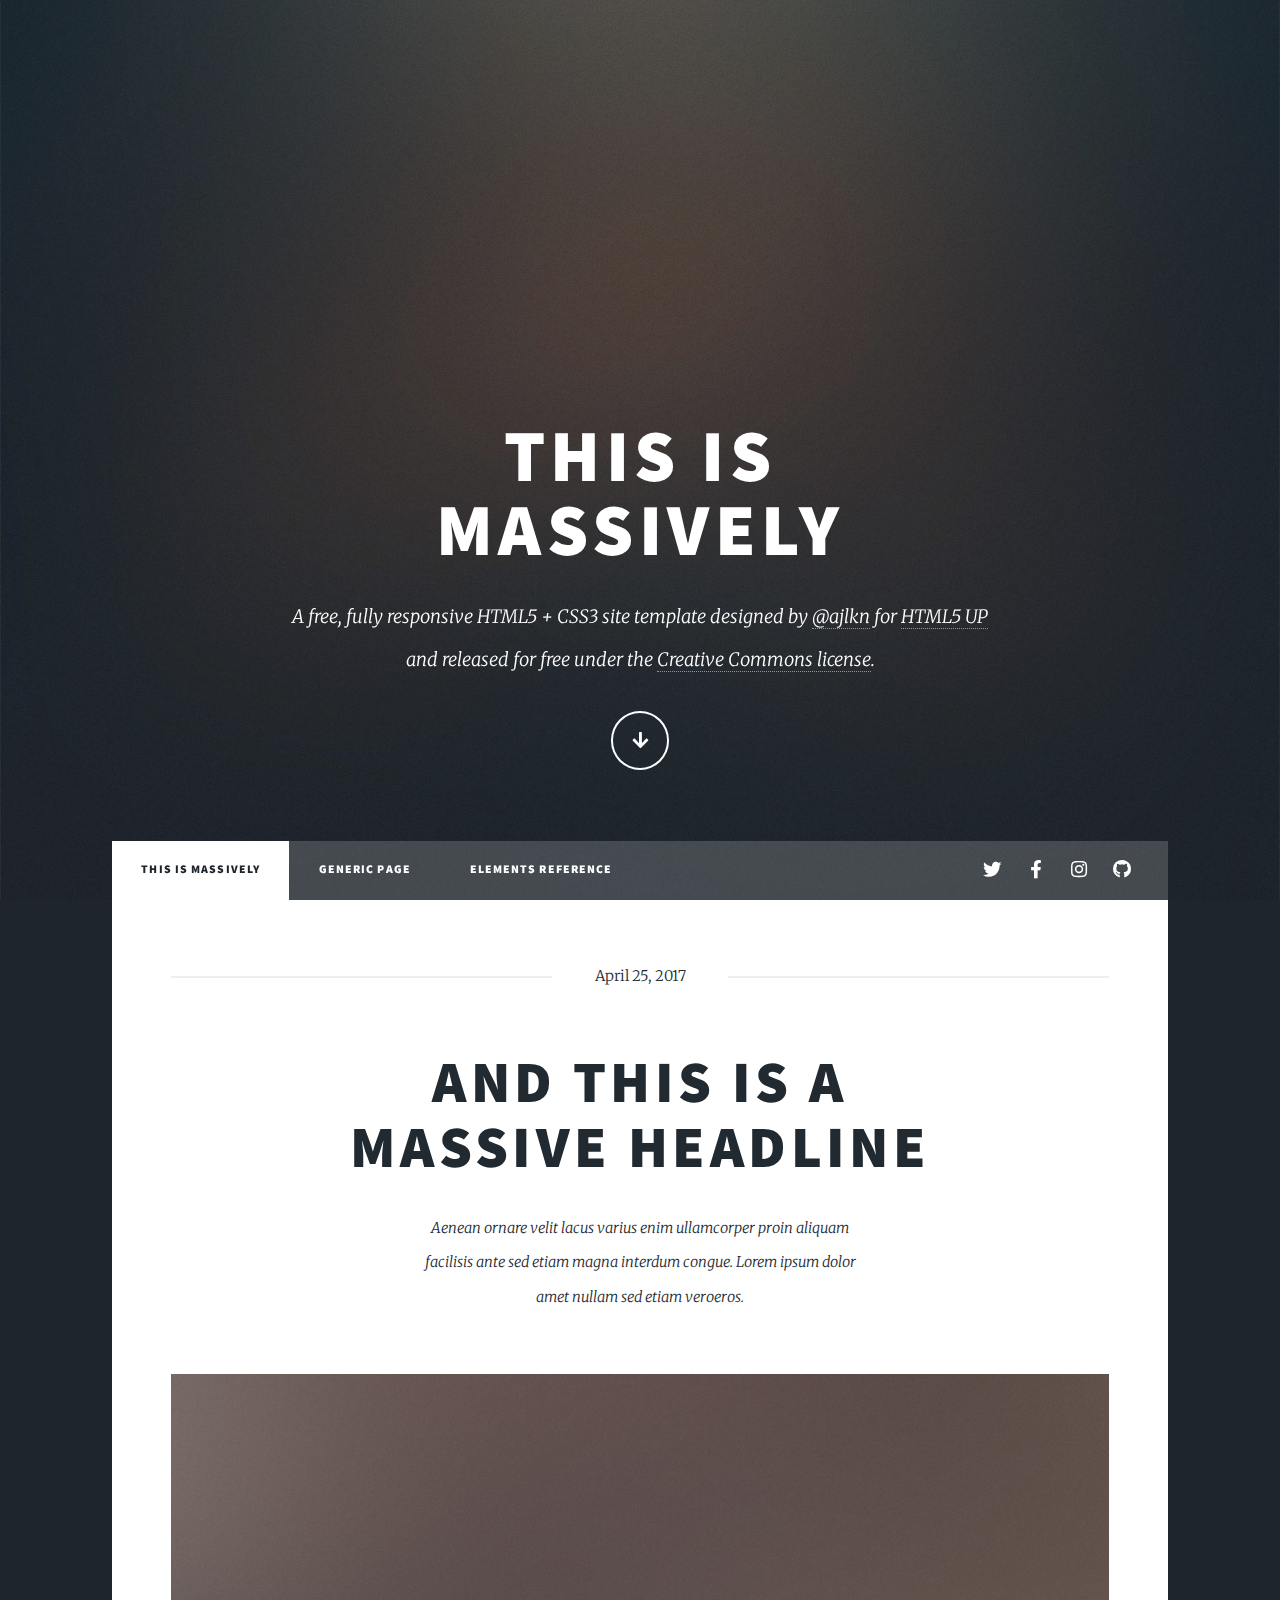
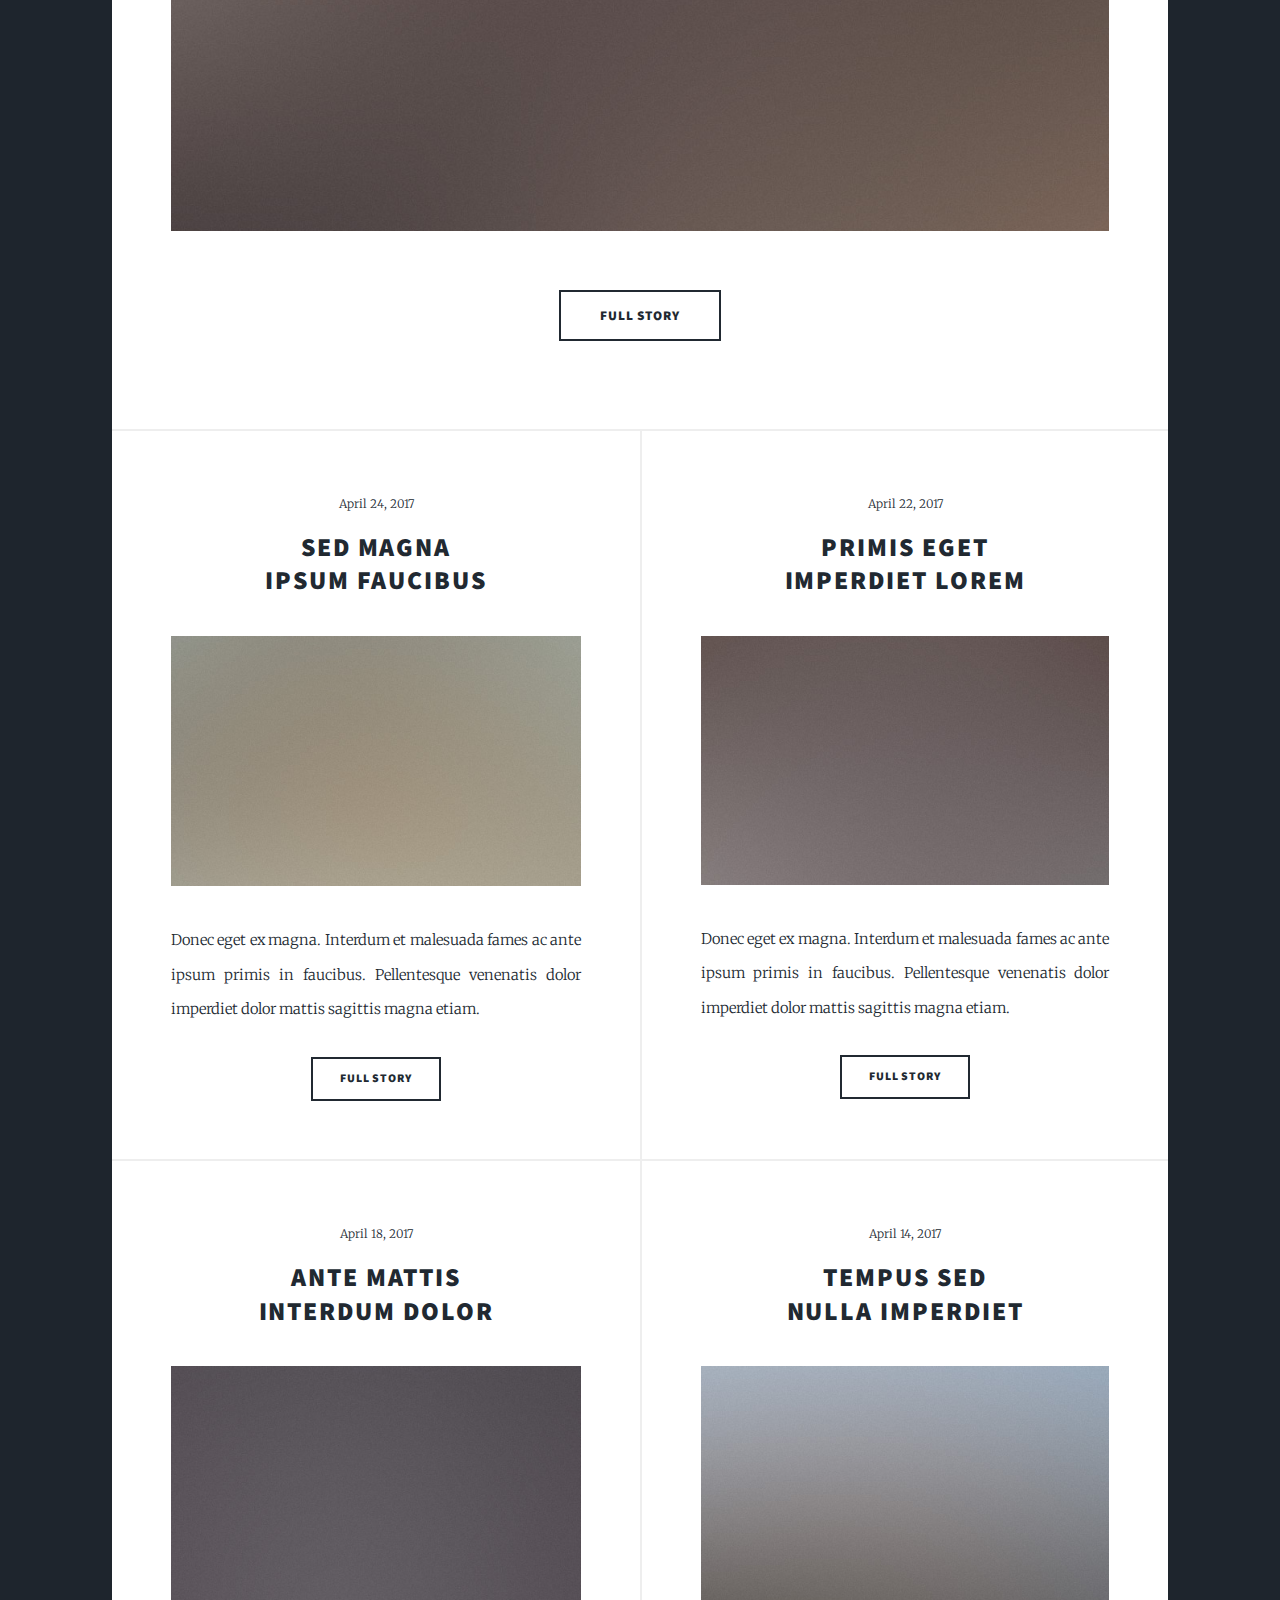
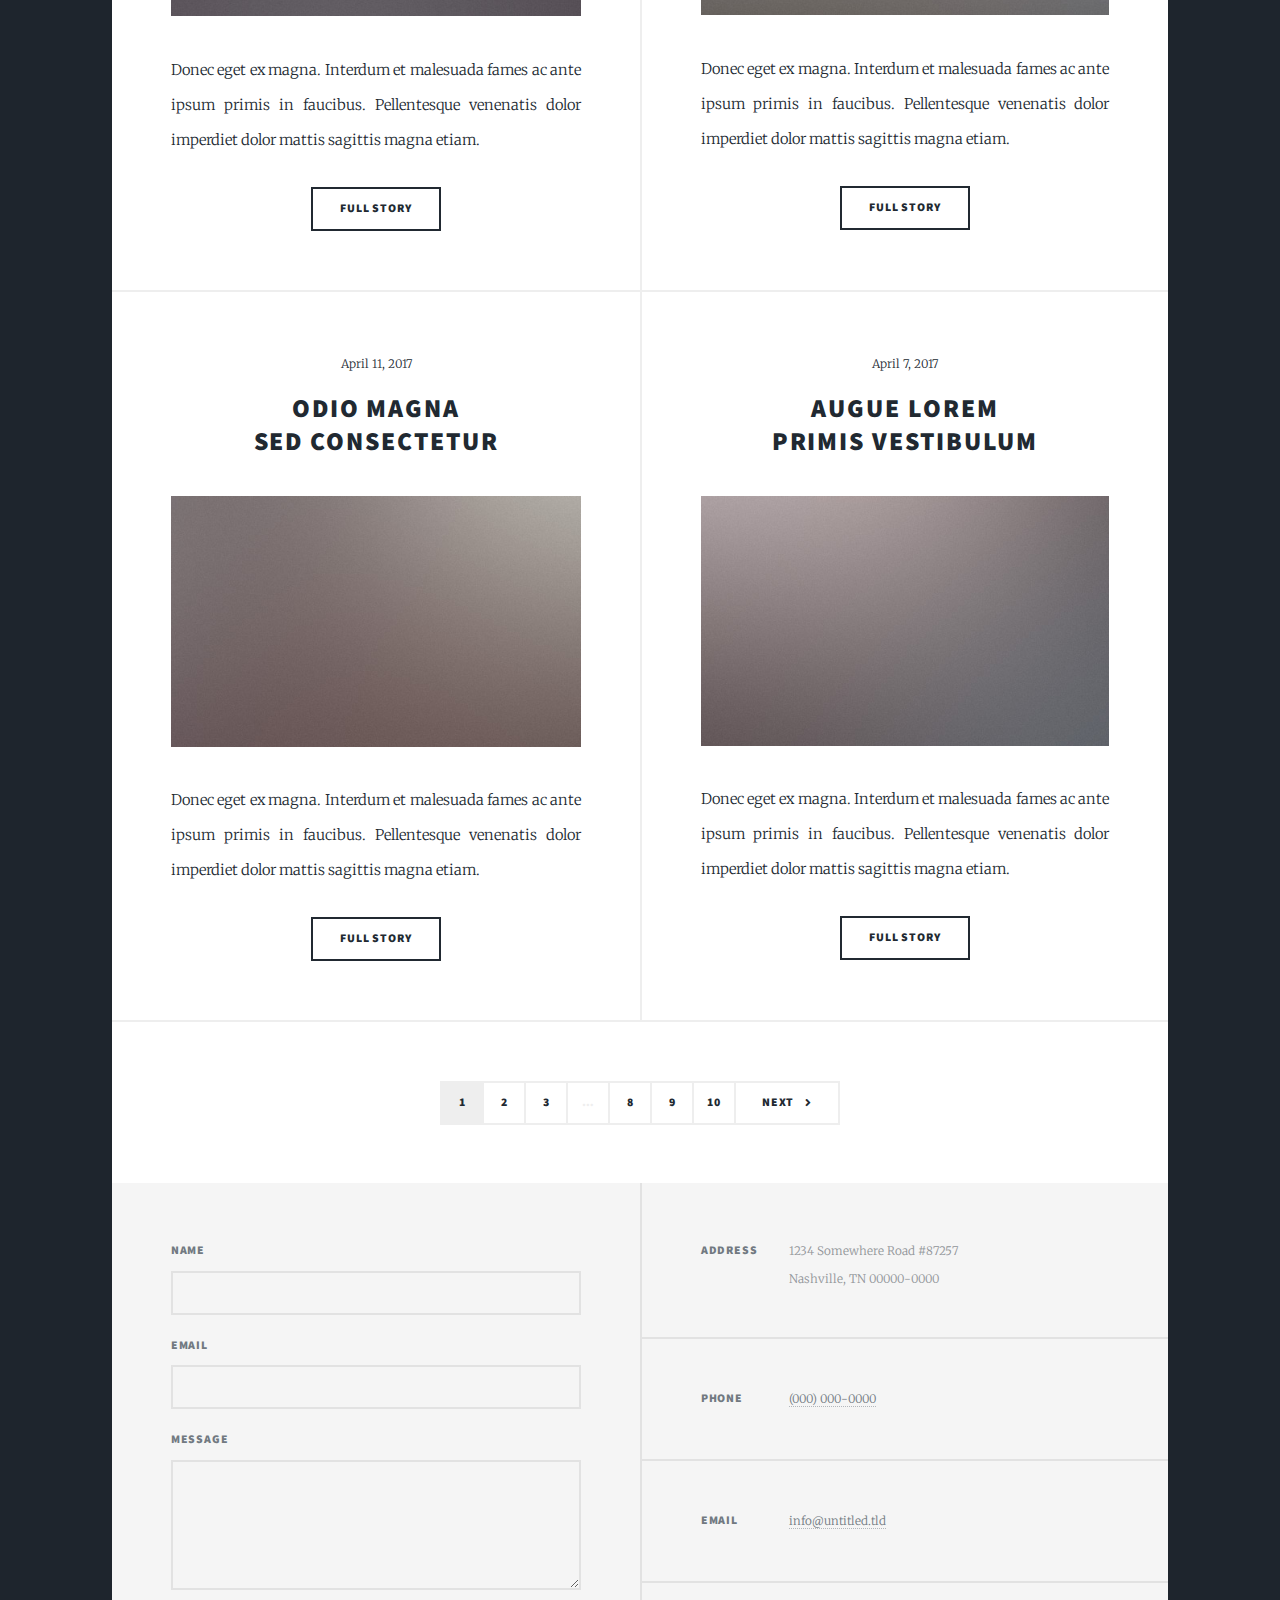
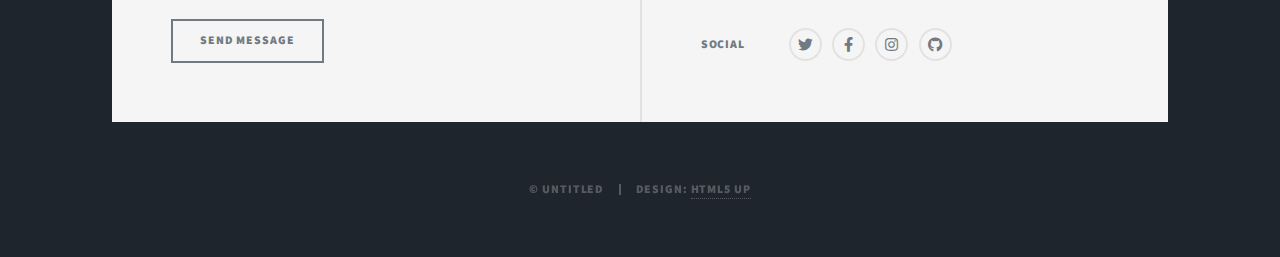
<file: original/index.html>
<!DOCTYPE HTML>
<!--
	Massively by HTML5 UP
	html5up.net | @ajlkn
	Free for personal and commercial use under the CCA 3.0 license (html5up.net/license)
-->
<html>
	<head>
		<title>Massively by HTML5 UP</title>
		<meta charset="utf-8" />
		<meta name="viewport" content="width=device-width, initial-scale=1, user-scalable=no" />
		<link rel="stylesheet" href="assets/css/main.css" />
		<noscript><link rel="stylesheet" href="assets/css/noscript.css" /></noscript>
	</head>
	<body class="is-preload">

		<!-- Wrapper -->
			<div id="wrapper" class="fade-in">

				<!-- Intro -->
					<div id="intro">
						<h1>This is<br />
						Massively</h1>
						<p>A free, fully responsive HTML5 + CSS3 site template designed by <a href="https://twitter.com/ajlkn">@ajlkn</a> for <a href="https://html5up.net">HTML5 UP</a><br />
						and released for free under the <a href="https://html5up.net/license">Creative Commons license</a>.</p>
						<ul class="actions">
							<li><a href="#header" class="button icon solid solo fa-arrow-down scrolly">Continue</a></li>
						</ul>
					</div>

				<!-- Header -->
					<header id="header">
						<a href="index.html" class="logo">Massively</a>
					</header>

				<!-- Nav -->
					<nav id="nav">
						<ul class="links">
							<li class="active"><a href="index.html">This is Massively</a></li>
							<li><a href="generic.html">Generic Page</a></li>
							<li><a href="elements.html">Elements Reference</a></li>
						</ul>
						<ul class="icons">
							<li><a href="#" class="icon brands fa-twitter"><span class="label">Twitter</span></a></li>
							<li><a href="#" class="icon brands fa-facebook-f"><span class="label">Facebook</span></a></li>
							<li><a href="#" class="icon brands fa-instagram"><span class="label">Instagram</span></a></li>
							<li><a href="#" class="icon brands fa-github"><span class="label">GitHub</span></a></li>
						</ul>
					</nav>

				<!-- Main -->
					<div id="main">

						<!-- Featured Post -->
							<article class="post featured">
								<header class="major">
									<span class="date">April 25, 2017</span>
									<h2><a href="#">And this is a<br />
									massive headline</a></h2>
									<p>Aenean ornare velit lacus varius enim ullamcorper proin aliquam<br />
									facilisis ante sed etiam magna interdum congue. Lorem ipsum dolor<br />
									amet nullam sed etiam veroeros.</p>
								</header>
								<a href="#" class="image main"><img src="images/pic01.jpg" alt="" /></a>
								<ul class="actions special">
									<li><a href="#" class="button large">Full Story</a></li>
								</ul>
							</article>

						<!-- Posts -->
							<section class="posts">
								<article>
									<header>
										<span class="date">April 24, 2017</span>
										<h2><a href="#">Sed magna<br />
										ipsum faucibus</a></h2>
									</header>
									<a href="#" class="image fit"><img src="images/pic02.jpg" alt="" /></a>
									<p>Donec eget ex magna. Interdum et malesuada fames ac ante ipsum primis in faucibus. Pellentesque venenatis dolor imperdiet dolor mattis sagittis magna etiam.</p>
									<ul class="actions special">
										<li><a href="#" class="button">Full Story</a></li>
									</ul>
								</article>
								<article>
									<header>
										<span class="date">April 22, 2017</span>
										<h2><a href="#">Primis eget<br />
										imperdiet lorem</a></h2>
									</header>
									<a href="#" class="image fit"><img src="images/pic03.jpg" alt="" /></a>
									<p>Donec eget ex magna. Interdum et malesuada fames ac ante ipsum primis in faucibus. Pellentesque venenatis dolor imperdiet dolor mattis sagittis magna etiam.</p>
									<ul class="actions special">
										<li><a href="#" class="button">Full Story</a></li>
									</ul>
								</article>
								<article>
									<header>
										<span class="date">April 18, 2017</span>
										<h2><a href="#">Ante mattis<br />
										interdum dolor</a></h2>
									</header>
									<a href="#" class="image fit"><img src="images/pic04.jpg" alt="" /></a>
									<p>Donec eget ex magna. Interdum et malesuada fames ac ante ipsum primis in faucibus. Pellentesque venenatis dolor imperdiet dolor mattis sagittis magna etiam.</p>
									<ul class="actions special">
										<li><a href="#" class="button">Full Story</a></li>
									</ul>
								</article>
								<article>
									<header>
										<span class="date">April 14, 2017</span>
										<h2><a href="#">Tempus sed<br />
										nulla imperdiet</a></h2>
									</header>
									<a href="#" class="image fit"><img src="images/pic05.jpg" alt="" /></a>
									<p>Donec eget ex magna. Interdum et malesuada fames ac ante ipsum primis in faucibus. Pellentesque venenatis dolor imperdiet dolor mattis sagittis magna etiam.</p>
									<ul class="actions special">
										<li><a href="#" class="button">Full Story</a></li>
									</ul>
								</article>
								<article>
									<header>
										<span class="date">April 11, 2017</span>
										<h2><a href="#">Odio magna<br />
										sed consectetur</a></h2>
									</header>
									<a href="#" class="image fit"><img src="images/pic06.jpg" alt="" /></a>
									<p>Donec eget ex magna. Interdum et malesuada fames ac ante ipsum primis in faucibus. Pellentesque venenatis dolor imperdiet dolor mattis sagittis magna etiam.</p>
									<ul class="actions special">
										<li><a href="#" class="button">Full Story</a></li>
									</ul>
								</article>
								<article>
									<header>
										<span class="date">April 7, 2017</span>
										<h2><a href="#">Augue lorem<br />
										primis vestibulum</a></h2>
									</header>
									<a href="#" class="image fit"><img src="images/pic07.jpg" alt="" /></a>
									<p>Donec eget ex magna. Interdum et malesuada fames ac ante ipsum primis in faucibus. Pellentesque venenatis dolor imperdiet dolor mattis sagittis magna etiam.</p>
									<ul class="actions special">
										<li><a href="#" class="button">Full Story</a></li>
									</ul>
								</article>
							</section>

						<!-- Footer -->
							<footer>
								<div class="pagination">
									<!--<a href="#" class="previous">Prev</a>-->
									<a href="#" class="page active">1</a>
									<a href="#" class="page">2</a>
									<a href="#" class="page">3</a>
									<span class="extra">&hellip;</span>
									<a href="#" class="page">8</a>
									<a href="#" class="page">9</a>
									<a href="#" class="page">10</a>
									<a href="#" class="next">Next</a>
								</div>
							</footer>

					</div>

				<!-- Footer -->
					<footer id="footer">
						<section>
							<form method="post" action="#">
								<div class="fields">
									<div class="field">
										<label for="name">Name</label>
										<input type="text" name="name" id="name" />
									</div>
									<div class="field">
										<label for="email">Email</label>
										<input type="text" name="email" id="email" />
									</div>
									<div class="field">
										<label for="message">Message</label>
										<textarea name="message" id="message" rows="3"></textarea>
									</div>
								</div>
								<ul class="actions">
									<li><input type="submit" value="Send Message" /></li>
								</ul>
							</form>
						</section>
						<section class="split contact">
							<section class="alt">
								<h3>Address</h3>
								<p>1234 Somewhere Road #87257<br />
								Nashville, TN 00000-0000</p>
							</section>
							<section>
								<h3>Phone</h3>
								<p><a href="#">(000) 000-0000</a></p>
							</section>
							<section>
								<h3>Email</h3>
								<p><a href="#">info@untitled.tld</a></p>
							</section>
							<section>
								<h3>Social</h3>
								<ul class="icons alt">
									<li><a href="#" class="icon brands alt fa-twitter"><span class="label">Twitter</span></a></li>
									<li><a href="#" class="icon brands alt fa-facebook-f"><span class="label">Facebook</span></a></li>
									<li><a href="#" class="icon brands alt fa-instagram"><span class="label">Instagram</span></a></li>
									<li><a href="#" class="icon brands alt fa-github"><span class="label">GitHub</span></a></li>
								</ul>
							</section>
						</section>
					</footer>

				<!-- Copyright -->
					<div id="copyright">
						<ul><li>&copy; Untitled</li><li>Design: <a href="https://html5up.net">HTML5 UP</a></li></ul>
					</div>

			</div>

		<!-- Scripts -->
			<script src="assets/js/jquery.min.js"></script>
			<script src="assets/js/jquery.scrollex.min.js"></script>
			<script src="assets/js/jquery.scrolly.min.js"></script>
			<script src="assets/js/browser.min.js"></script>
			<script src="assets/js/breakpoints.min.js"></script>
			<script src="assets/js/util.js"></script>
			<script src="assets/js/main.js"></script>

	</body>
</html>
</file>
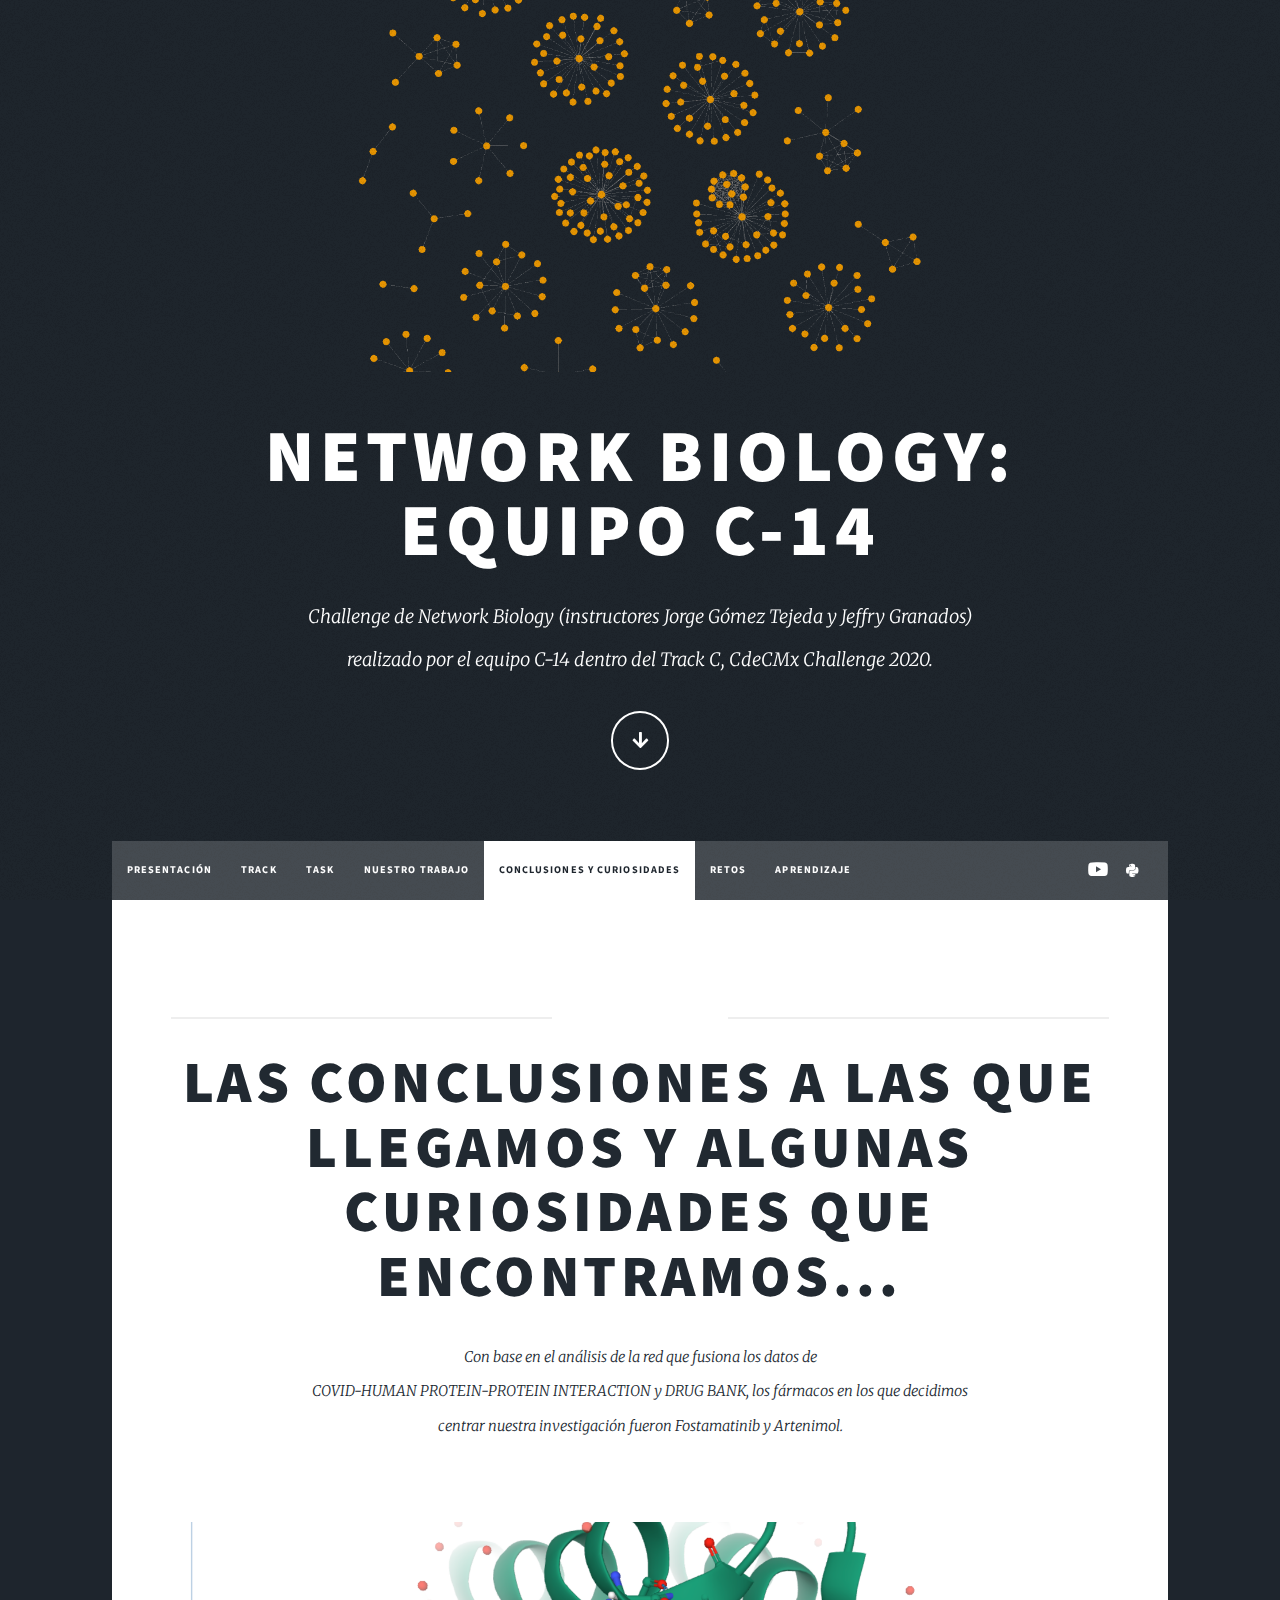
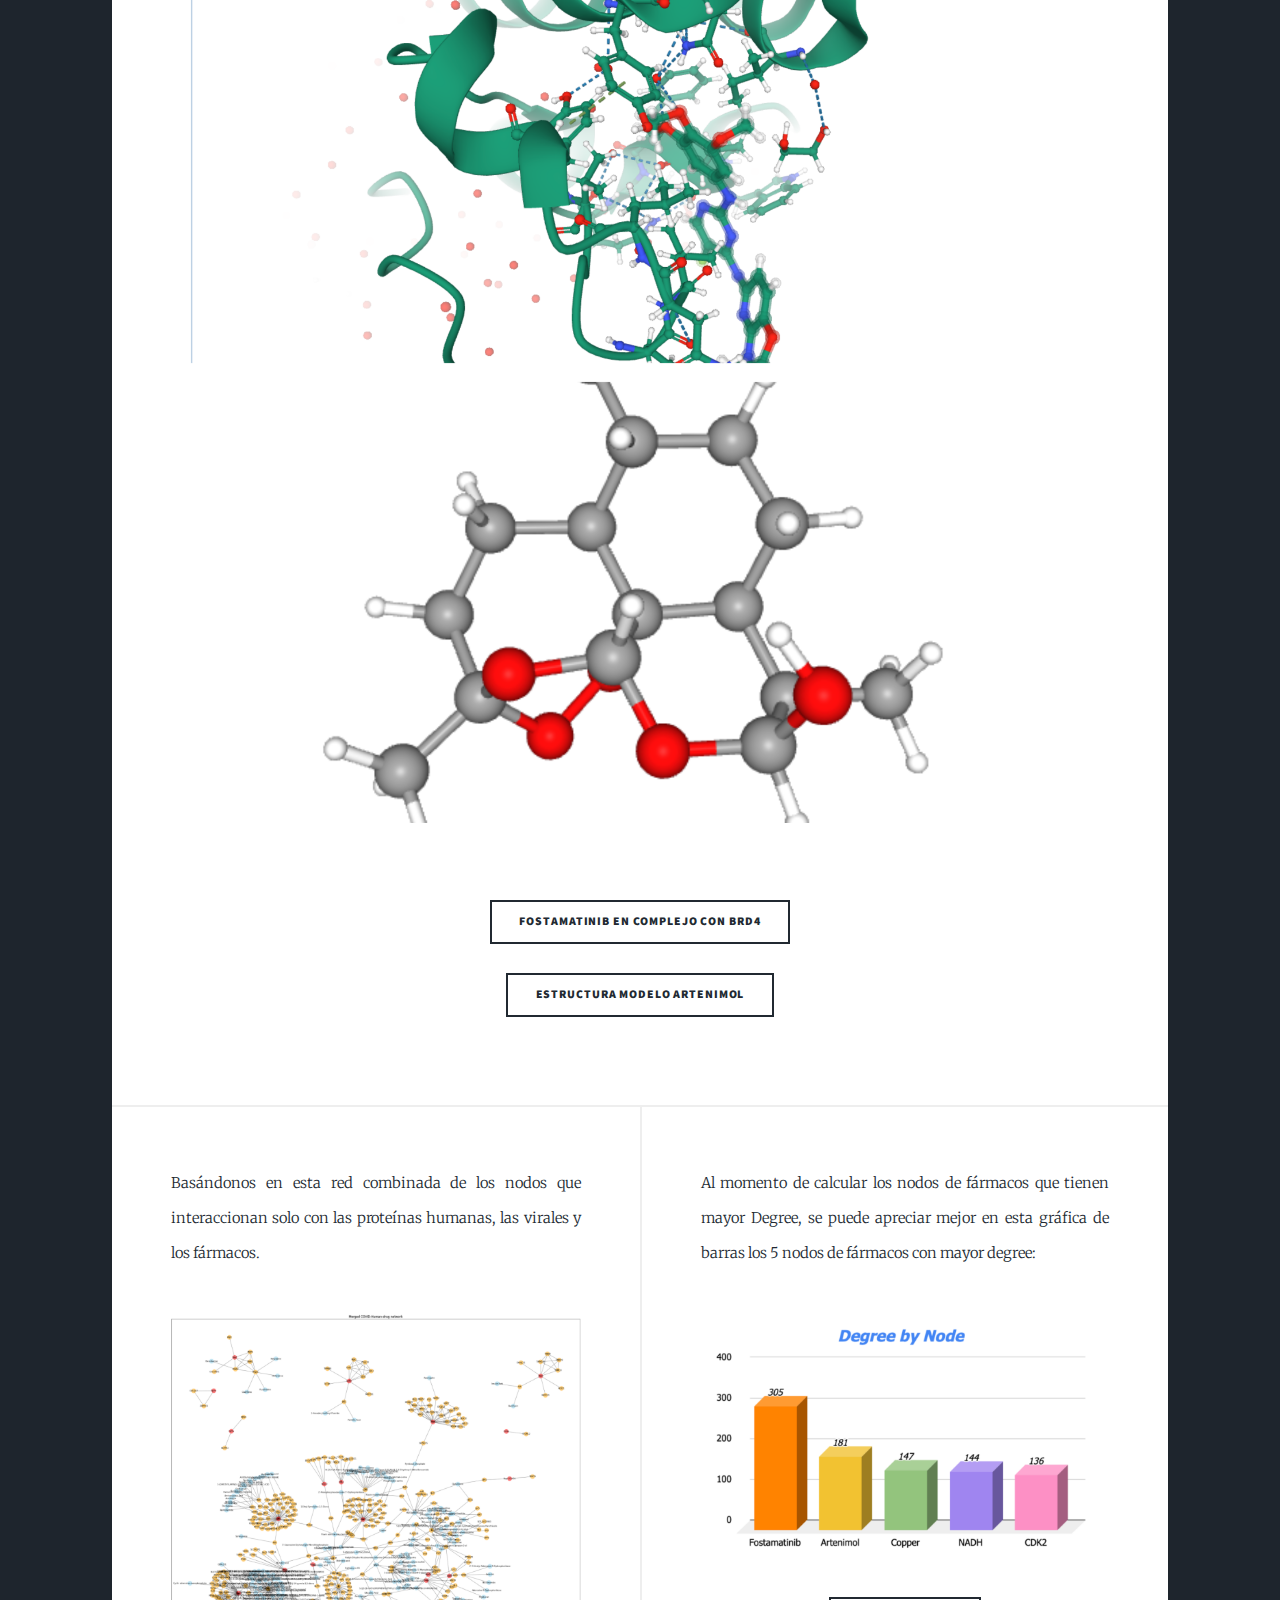
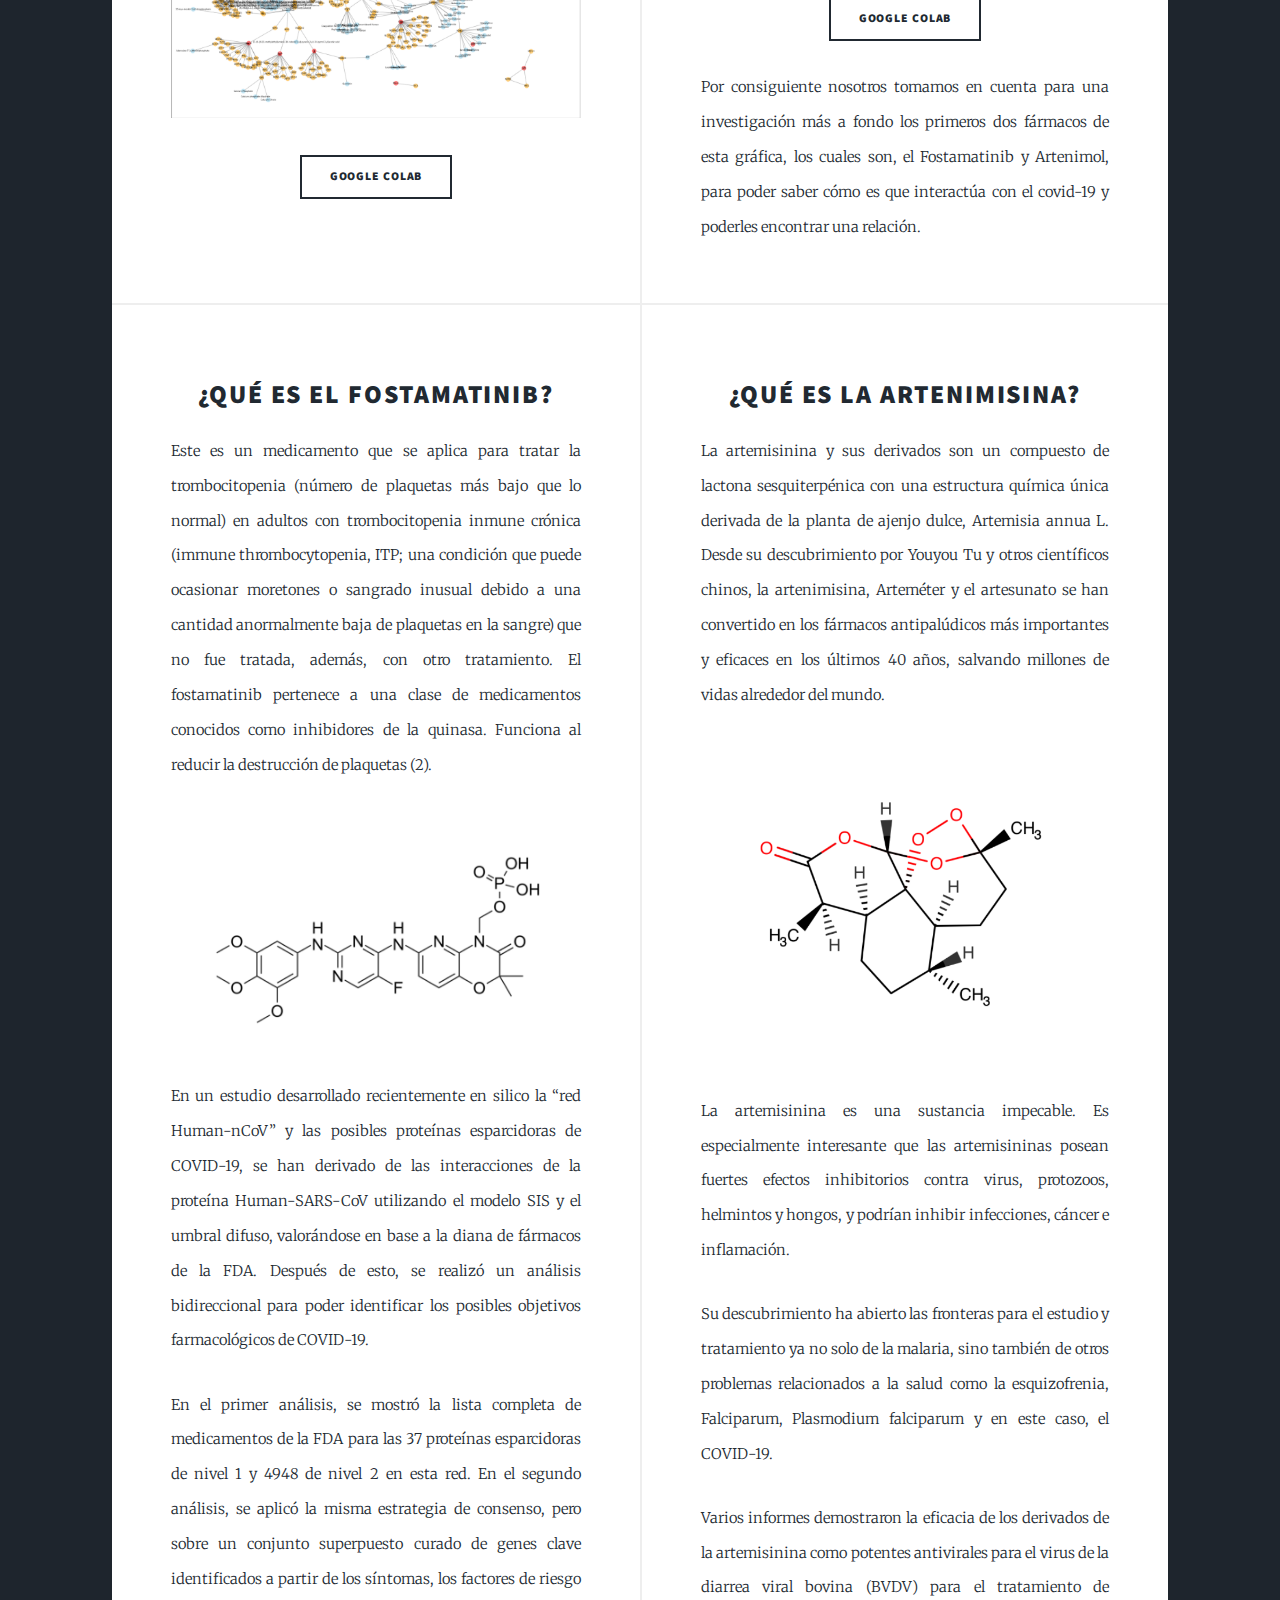
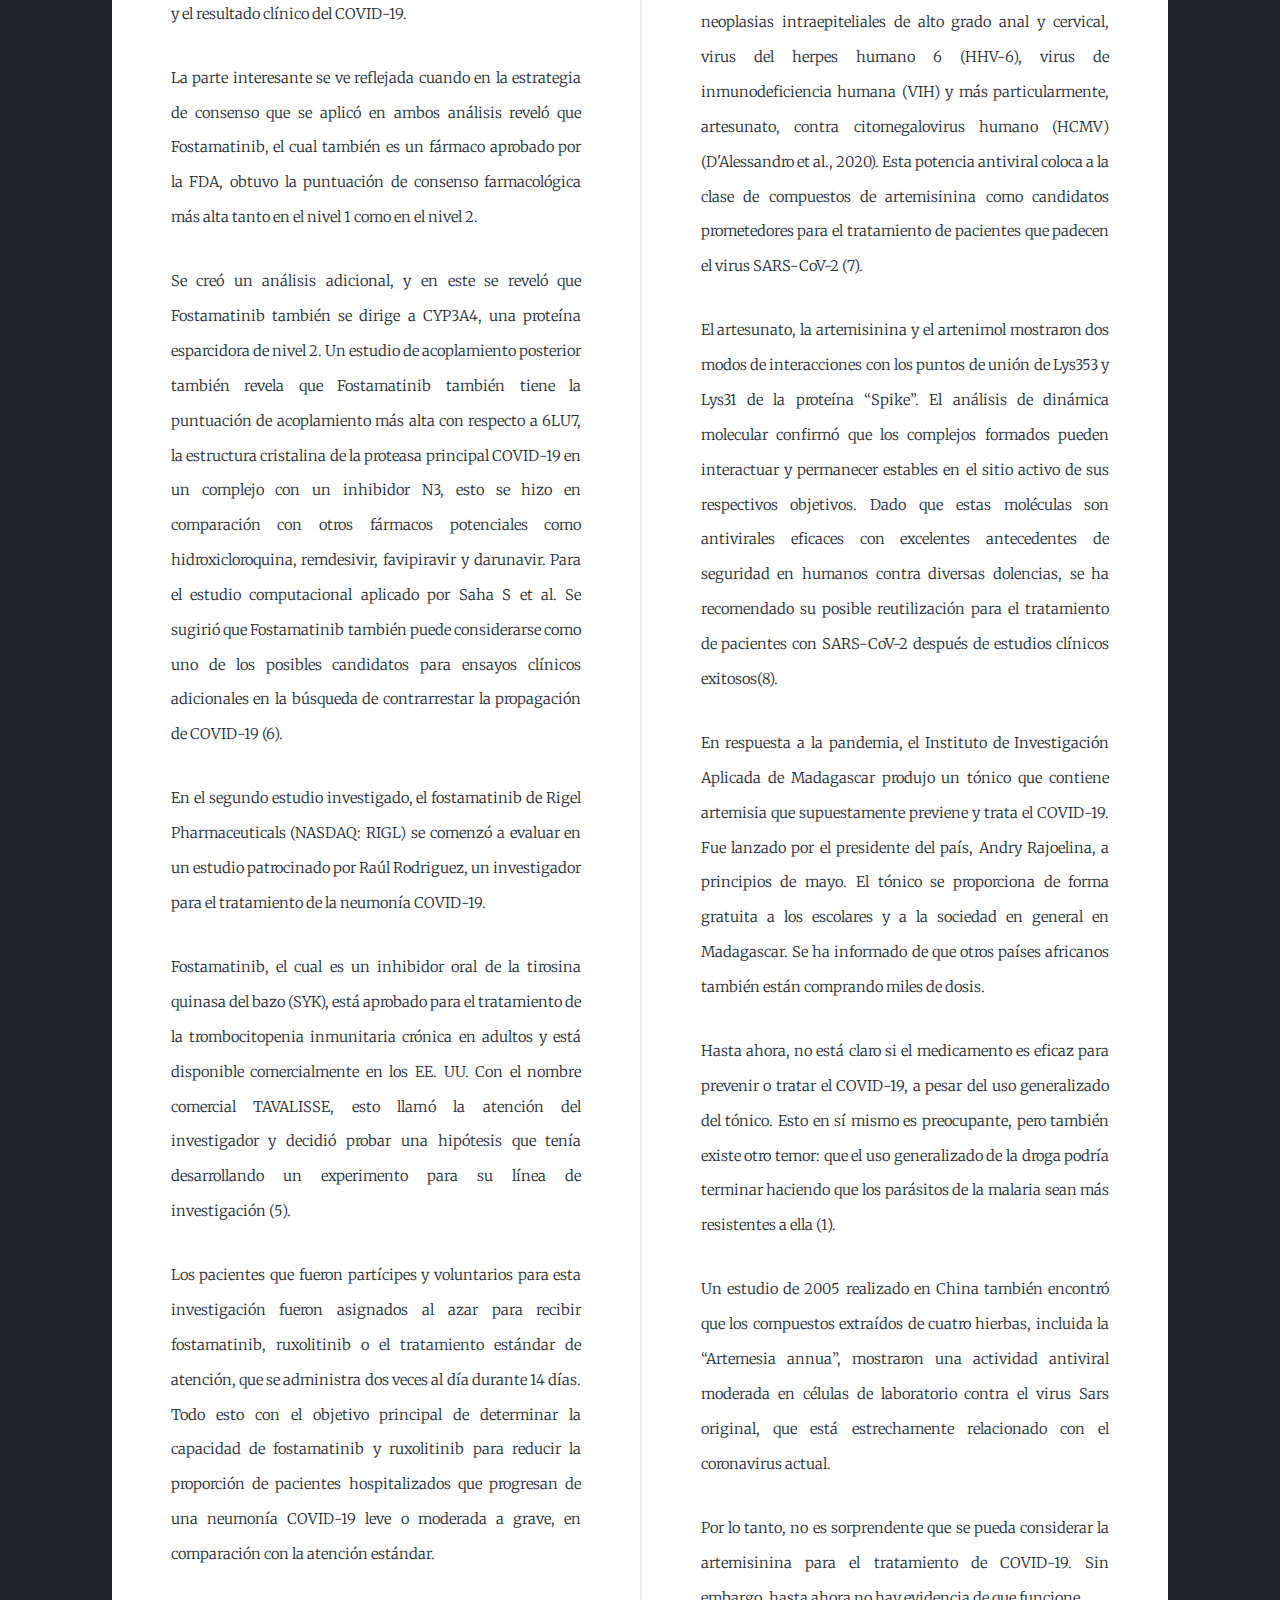
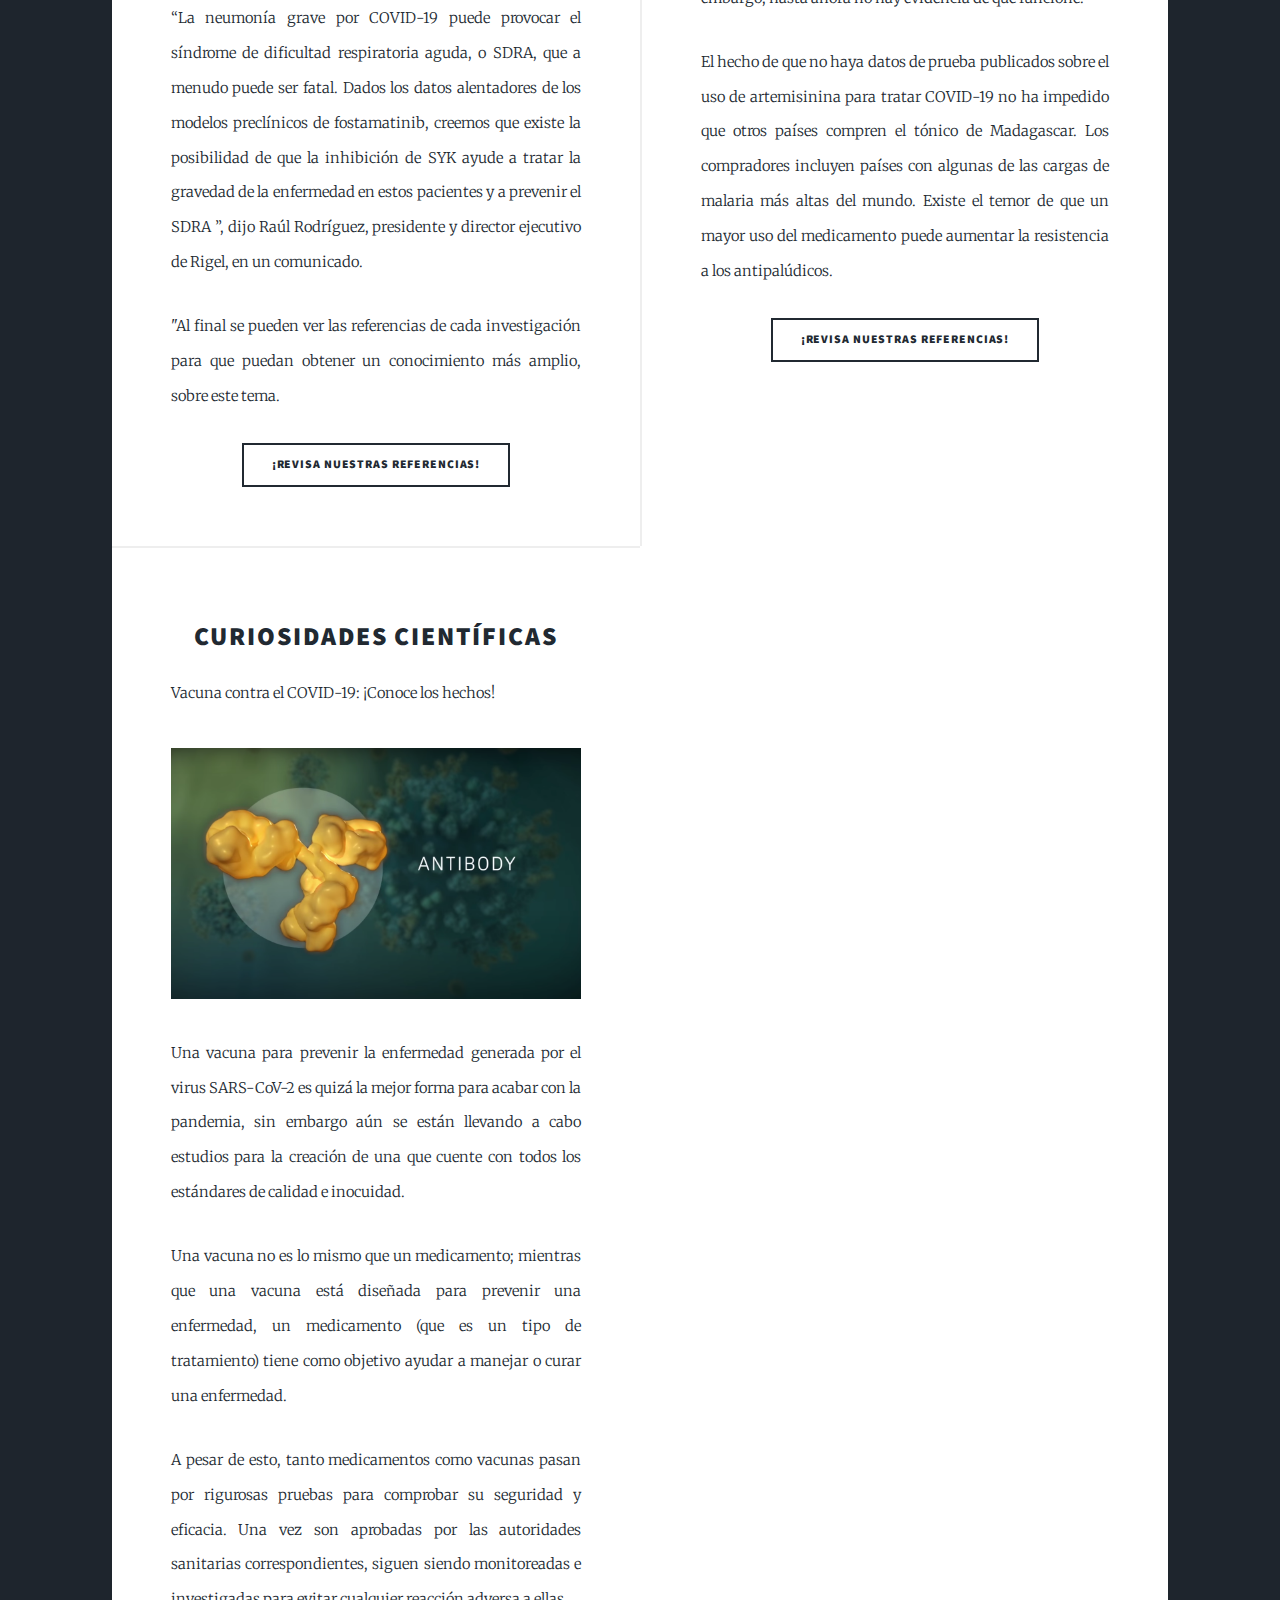
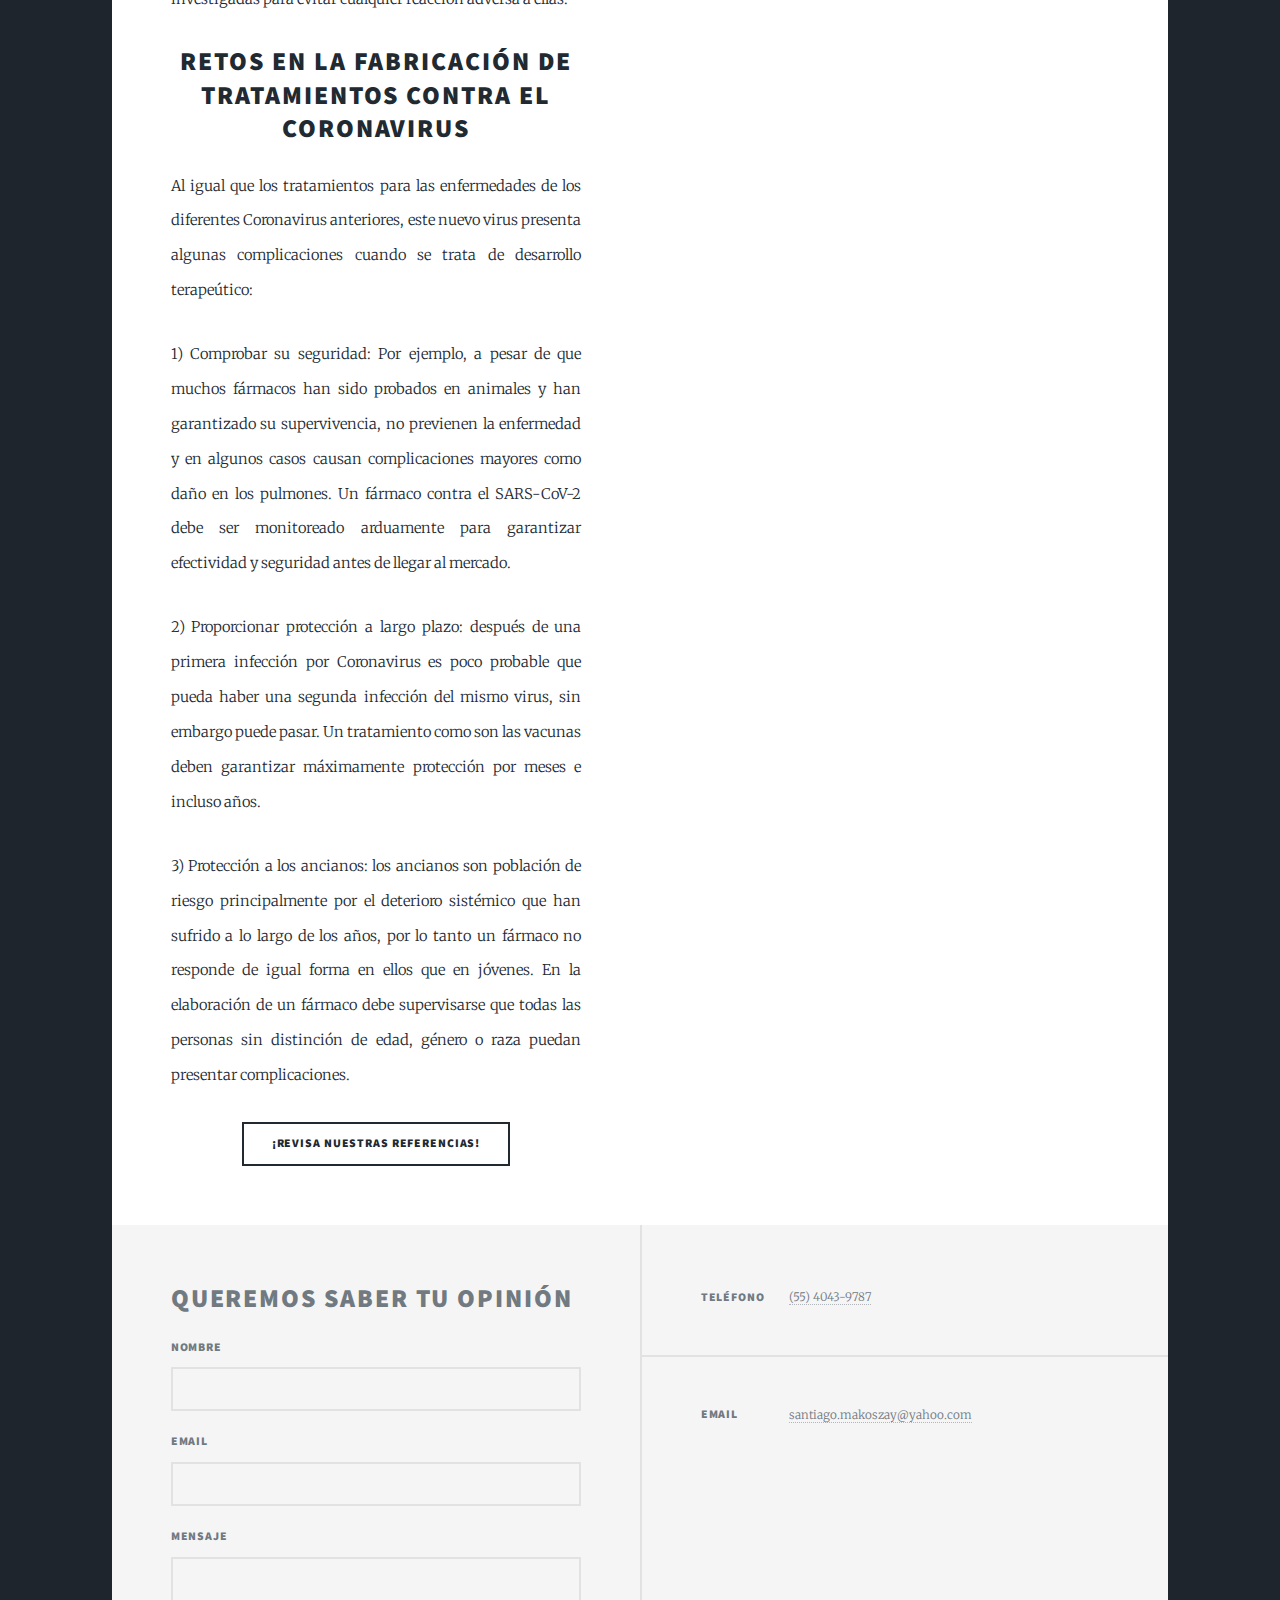
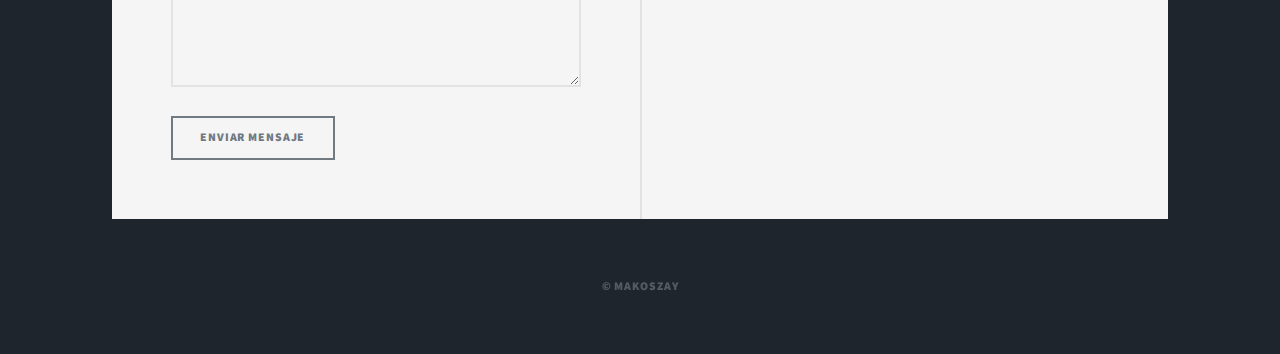
<file: abuelito.html>
<!DOCTYPE HTML>
<!--
    Massively by HTML5 UP
    html5up.net | @ajlkn
    Free for personal and commercial use under the CCA 3.0 license (html5up.net/license)
-->
<html>
    <head>
        <title>C-14</title>
        <meta charset="utf-8" />
        <meta name="viewport" content="width=device-width, initial-scale=1, user-scalable=no" />
        <link rel="stylesheet" href="assets/css/main.css" />
        <noscript><link rel="stylesheet" href="assets/css/noscript.css" /></noscript>
    </head>
    <body class="is-preload">

        <!-- Wrapper -->
            <div id="wrapper" class="fade-in">

                <!-- Intro -->
					<div id="intro">
						<h1>Network Biology:<br />
						Equipo c-14</h1>
						<p>Challenge de Network Biology (instructores Jorge Gómez Tejeda y Jeffry Granados)<br />
						realizado por el equipo C-14 dentro del Track C, CdeCMx Challenge 2020.</p>
						<ul class="actions">
							<li><a href="#header" class="button icon solid solo fa-arrow-down scrolly">Continue</a></li>
						</ul>
					</div>

				<!-- Header -->
					<header id="header">
						<a href="index.html" class="logo">Network Biology - C14</a>
					</header>

				<!-- Nav -->
					<nav id="nav">
						<ul class="links">
							<li><a href="index.html">Presentación</a></li>
							<li><a href="donaciones.html">Track</a></li>
							<li><a href="solicitudes.html">Task</a></li>
							<li><a href="impacto.html">Nuestro Trabajo</a></li>
							<li class="active"><a href="abuelito.html">Conclusiones y curiosidades</a></li>
							<li><a href="notas.html">Retos</a></li>
							<li><a href="contacto.html">Aprendizaje</a></li>
						</ul>
						<ul class="icons">
							<li><a href="https://youtu.be/c-H8Kq5N8fA" target=”_blank” class="icon brands fab fa-youtube"><span class="label">Youtube</span></a></li>
							<li><a href="https://colab.research.google.com/drive/1BYM7Ilppk82r1k13tnCq5NGWnOAUT_sk?usp=sharing" class="icon brands"><i class="fab fa-python"></i><span class="label">Código Python</span></a></li>
						</ul>
					</nav>

                <!-- Main -->
                    <div id="main">

                        <!-- Featured Post -->
                            <article class="post featured">
                                <header class="major">
                                    <span class="date"></span><br>
                                    <h2><a href="#">Las conclusiones a las que llegamos y algunas curiosidades que encontramos...</a></h2>
                                    <p>Con base en el análisis de la red que fusiona los datos de <br />
                                    COVID-HUMAN PROTEIN-PROTEIN INTERACTION y DRUG BANK, los fármacos en los que decidimos<br />
                                    centrar nuestra investigación fueron Fostamatinib y Artenimol.</p>
                                </header>
                                <div class="image main"><img src="images/farmacos_elegidos.png" alt="" /></div>
				<ul class="actions special">
				    <li><a href="https://www.rcsb.org/structure/4O75" class="button">FOSTAMATINIB en complejo con BRD4</a></li>
				</ul>
				<ul class="actions special">
				    <li><a href="https://pubchem.ncbi.nlm.nih.gov/compound/Dihydroartemisinin" class="button">Estructura modelo Artenimol</a></li>
				</ul>
                                
                            </article>

                        <!-- Posts -->
                            <section class="posts">
                                <article>
                                    <p>Basándonos en esta red combinada de los nodos que interaccionan solo con las proteínas humanas, las virales y los fármacos.</p>
                                    <div class="image fit"><img src="images/Conclusiones_uno.png" alt="" /></div>
                                    
                                    <ul class="actions special">
                                        <li><a href="https://colab.research.google.com/drive/1BYM7Ilppk82r1k13tnCq5NGWnOAUT_sk?usp=sharing" class="button">Google Colab</a></li>
                                    </ul>
                                </article>
                                <article>
                                    <p>Al momento de calcular los nodos de fármacos que tienen mayor Degree, se puede apreciar mejor en esta gráfica de barras los 5 nodos de fármacos con mayor degree:</p>
                                    <div class="image fit"><img src="images/Conclusiones_dos.png" alt="" /></div>
                                    
                                    <ul class="actions special">
                                        <li><a href="https://colab.research.google.com/drive/1BYM7Ilppk82r1k13tnCq5NGWnOAUT_sk?usp=sharing" class="button">Google Colab</a></li>
                                    </ul>
					
				    <p>Por consiguiente nosotros tomamos en cuenta para una investigación más a fondo los primeros dos fármacos de esta gráfica, los cuales son, el Fostamatinib y Artenimol, para poder saber cómo es que interactúa con el covid-19 y poderles encontrar una relación.</p>	
                                </article>
				<article>
                                    <header>
                                        <span class="date"></span>
                                        <h2>¿Qué es el Fostamatinib?</h2>
                                    </header>
			            <p>Este es un medicamento que se aplica para tratar la trombocitopenia (número de plaquetas más bajo que lo normal) en adultos con trombocitopenia inmune crónica (immune thrombocytopenia, ITP; una condición que puede ocasionar moretones o sangrado inusual debido a una cantidad anormalmente baja de plaquetas en la sangre) que no fue tratada, además, con otro tratamiento. El fostamatinib pertenece a una clase de medicamentos conocidos como inhibidores de la quinasa. Funciona al reducir la destrucción de plaquetas (2).</p>
                                    <div class="image fit"><img src="images/Conclusiones_tres.png" alt="" /></div>
                                    <p>En un estudio desarrollado recientemente en silico la “red Human-nCoV” y las posibles proteínas esparcidoras de COVID-19, se han derivado de las interacciones de la proteína Human-SARS-CoV utilizando el modelo SIS y el umbral difuso, valorándose en base a la diana de fármacos de la FDA. Después de esto, se realizó un análisis bidireccional para poder identificar los posibles objetivos farmacológicos de COVID-19.<p>
				    <p>En el primer análisis, se mostró la lista completa de medicamentos de la FDA para las 37 proteínas esparcidoras de nivel 1 y 4948 de nivel 2 en esta red. En el segundo análisis, se aplicó la misma estrategia de consenso, pero sobre un conjunto superpuesto curado de genes clave identificados a partir de los síntomas, los factores de riesgo y el resultado clínico del COVID-19.<p>
				    <p>La parte interesante se ve reflejada cuando en la estrategia de consenso que se aplicó en ambos análisis reveló que Fostamatinib, el cual también es un fármaco aprobado por la FDA, obtuvo la puntuación de consenso farmacológica más alta tanto en el nivel 1 como en el nivel 2.<p>
				    <p>Se creó un análisis adicional, y en este se reveló que Fostamatinib también se dirige a CYP3A4, una proteína esparcidora de nivel 2. Un estudio de acoplamiento posterior también revela que Fostamatinib también tiene la puntuación de acoplamiento más alta con respecto a 6LU7, la estructura cristalina de la proteasa principal COVID-19 en un complejo con un inhibidor N3, esto se hizo en comparación con otros fármacos potenciales como hidroxicloroquina, remdesivir, favipiravir y darunavir. Para el estudio computacional aplicado por Saha S et al. Se sugirió que Fostamatinib también puede considerarse como uno de los posibles candidatos para ensayos clínicos adicionales en la búsqueda de contrarrestar la propagación de COVID-19 (6).<p>
				    <p>En el segundo estudio investigado, el fostamatinib de Rigel Pharmaceuticals (NASDAQ: RIGL) se comenzó a evaluar en un estudio patrocinado por Raúl Rodriguez, un investigador para el tratamiento de la neumonía COVID-19.<p>
				    <p>Fostamatinib, el cual es un inhibidor oral de la tirosina quinasa del bazo (SYK), está aprobado para el tratamiento de la trombocitopenia inmunitaria crónica en adultos y está disponible comercialmente en los EE. UU. Con el nombre comercial TAVALISSE, esto llamó la atención del investigador y decidió probar una hipótesis que tenía desarrollando un experimento para su línea de investigación (5).<p>
				    <p>Los pacientes que fueron partícipes y voluntarios para esta investigación fueron asignados al azar para recibir fostamatinib, ruxolitinib o el tratamiento estándar de atención, que se administra dos veces al día durante 14 días. Todo esto con el objetivo principal de determinar la capacidad de fostamatinib y ruxolitinib para reducir la proporción de pacientes hospitalizados que progresan de una neumonía COVID-19 leve o moderada a grave, en comparación con la atención estándar.<p>
			            <p>“La neumonía grave por COVID-19 puede provocar el síndrome de dificultad respiratoria aguda, o SDRA, que a menudo puede ser fatal. Dados los datos alentadores de los modelos preclínicos de fostamatinib, creemos que existe la posibilidad de que la inhibición de SYK ayude a tratar la gravedad de la enfermedad en estos pacientes y a prevenir el SDRA ”, dijo Raúl Rodríguez, presidente y director ejecutivo de Rigel, en un comunicado.<p>
				    <p>"Al final se pueden ver las referencias de cada investigación para que puedan obtener un conocimiento más amplio, sobre este tema.<p>
					    
                                    <ul class="actions special">
                                        <li><a href="https://docs.google.com/document/d/1l37O8nR1urG9-lVryj6FzyS__EwAyhYwVamdyOf_Ipo/edit?usp=sharing" class="button">¡Revisa nuestras referencias!</a></li>
                                    </ul>
                                </article>
				<article>
                                    <header>
                                        <span class="date"></span>
                                        <h2>¿Qué es la Artenimisina?</h2>
                                    </header>
			            <p>La artemisinina y sus derivados son un compuesto de lactona sesquiterpénica con una estructura química única derivada de la planta de ajenjo dulce, Artemisia annua L. Desde su descubrimiento por Youyou Tu y otros científicos chinos, la artenimisina, Arteméter y el artesunato se han convertido en los fármacos antipalúdicos más importantes y eficaces en los últimos 40 años, salvando millones de vidas alrededor del mundo.</p>
                                    <div class="image fit"><img src="images/Conclusiones_cuatro.png" alt="" /></div>
                                    <p>La artemisinina es una sustancia impecable. Es especialmente interesante que las artemisininas posean fuertes efectos inhibitorios contra virus, protozoos, helmintos y hongos, y podrían inhibir infecciones, cáncer e inflamación.<p>
				    <p>Su descubrimiento ha abierto las fronteras para el estudio y tratamiento ya no solo de la malaria, sino también de otros problemas relacionados a la salud como la esquizofrenia, Falciparum, Plasmodium falciparum y en este caso, el COVID-19.<p>
				    <p>Varios informes demostraron la eficacia de los derivados de la artemisinina como potentes antivirales para el virus de la diarrea viral bovina (BVDV) para el tratamiento de neoplasias intraepiteliales de alto grado anal y cervical, virus del herpes humano 6 (HHV-6), virus de inmunodeficiencia humana (VIH) y más particularmente, artesunato, contra citomegalovirus humano (HCMV) (D'Alessandro et al., 2020). Esta potencia antiviral coloca a la clase de compuestos de artemisinina como candidatos prometedores para el tratamiento de pacientes que padecen el virus SARS-CoV-2 (7).<p>
				    <p>El artesunato, la artemisinina y el artenimol mostraron dos modos de interacciones con los puntos de unión de Lys353 y Lys31 de la proteína “Spike”. El análisis de dinámica molecular confirmó que los complejos formados pueden interactuar y permanecer estables en el sitio activo de sus respectivos objetivos. Dado que estas moléculas son antivirales eficaces con excelentes antecedentes de seguridad en humanos contra diversas dolencias, se ha recomendado su posible reutilización para el tratamiento de pacientes con SARS-CoV-2 después de estudios clínicos exitosos(8).<p>
				    <p>En respuesta a la pandemia, el Instituto de Investigación Aplicada de Madagascar produjo un tónico que contiene artemisia que supuestamente previene y trata el COVID-19. Fue lanzado por el presidente del país, Andry Rajoelina, a principios de mayo. El tónico se proporciona de forma gratuita a los escolares y a la sociedad en general en Madagascar. Se ha informado de que otros países africanos también están comprando miles de dosis.<p>
				    <p>Hasta ahora, no está claro si el medicamento es eficaz para prevenir o tratar el COVID-19, a pesar del uso generalizado del tónico. Esto en sí mismo es preocupante, pero también existe otro temor: que el uso generalizado de la droga podría terminar haciendo que los parásitos de la malaria sean más resistentes a ella (1).<p>
				    <p>Un estudio de 2005 realizado en China también encontró que los compuestos extraídos de cuatro hierbas, incluida la “Artemesia annua”, mostraron una actividad antiviral moderada en células de laboratorio contra el virus Sars original, que está estrechamente relacionado con el coronavirus actual.<p>
			            <p>Por lo tanto, no es sorprendente que se pueda considerar la artemisinina para el tratamiento de COVID-19. Sin embargo, hasta ahora no hay evidencia de que funcione.<p>
				    <p>El hecho de que no haya datos de prueba publicados sobre el uso de artemisinina para tratar COVID-19 no ha impedido que otros países compren el tónico de Madagascar. Los compradores incluyen países con algunas de las cargas de malaria más altas del mundo. Existe el temor de que un mayor uso del medicamento puede aumentar la resistencia a los antipalúdicos.<p>
					    
                                    <ul class="actions special">
                                        <li><a href="https://docs.google.com/document/d/1l37O8nR1urG9-lVryj6FzyS__EwAyhYwVamdyOf_Ipo/edit?usp=sharing" class="button">¡Revisa nuestras referencias!</a></li>
                                    </ul>
                                </article>
				<article>
                                    <header>
                                        <span class="date"></span>
                                        <h2>Curiosidades científicas</h2>
                                    </header>
			            <p>Vacuna contra el COVID-19: ¡Conoce los hechos!</p>
                                    <div class="image fit"><img src="images/Foto_vacuna.png" alt="" /></div>
                                    <p>Una vacuna para prevenir la enfermedad generada por el virus SARS-CoV-2  es quizá la mejor forma para acabar con la pandemia, sin embargo aún se están llevando a cabo estudios para la creación de una que cuente con todos los estándares de calidad e inocuidad.<p>
				    <p>Una vacuna no es lo mismo que un medicamento; mientras que una vacuna está diseñada para prevenir una enfermedad, un medicamento (que es un tipo de tratamiento) tiene como objetivo ayudar a manejar o curar una enfermedad.<p>
				    <p>A pesar de esto, tanto medicamentos como vacunas pasan por rigurosas pruebas para comprobar su seguridad y eficacia. Una vez son aprobadas por las autoridades sanitarias correspondientes, siguen siendo monitoreadas e investigadas para evitar cualquier reacción adversa a ellas.<p>
					<h2>Retos en la fabricación de tratamientos contra el coronavirus</h2>
				    <p>Al igual que los tratamientos para las enfermedades de los diferentes Coronavirus anteriores, este nuevo virus presenta algunas complicaciones cuando se trata de desarrollo terapeútico:<p>
				    <p>1) Comprobar su seguridad: Por ejemplo, a pesar de que muchos fármacos han sido probados en animales y han garantizado su supervivencia, no previenen la enfermedad y en algunos casos causan complicaciones mayores como daño en los pulmones. Un fármaco contra el SARS-CoV-2 debe ser monitoreado arduamente para garantizar efectividad y seguridad antes de llegar al mercado.<p>
				    <p>2) Proporcionar protección a largo plazo: después de una primera infección por Coronavirus es poco probable que pueda haber una segunda infección del mismo virus, sin embargo puede pasar. Un tratamiento como son las vacunas deben garantizar máximamente protección por meses e incluso años.<p>
				    <p>3) Protección a los ancianos: los ancianos son población de riesgo principalmente por el deterioro sistémico que han sufrido a lo largo de los años, por lo tanto un fármaco no responde de igual forma en ellos que en jóvenes. En la elaboración de un fármaco debe supervisarse que todas las personas sin distinción de edad, género o raza puedan presentar complicaciones.<p>
			            
					    
                                    <ul class="actions special">
                                        <li><a href="https://docs.google.com/document/d/1l37O8nR1urG9-lVryj6FzyS__EwAyhYwVamdyOf_Ipo/edit?usp=sharing" class="button">¡Revisa nuestras referencias!</a></li>
                                    </ul>
                                </article>

                            </section>

                        <!-- Footer -->
                            <!-- <footer>
                                <div class="pagination"> -->
                                    <!--<a href="#" class="previous">Prev</a>-->
<!--                                    <a href="#" class="page active">1</a>
                                    <a href="#" class="page">2</a>
                                    <a href="#" class="page">3</a>
                                    <span class="extra">&hellip;</span>
                                    <a href="#" class="page">8</a>
                                    <a href="#" class="page">9</a>
                                    <a href="#" class="page">10</a>
                                    <a href="#" class="next">Next</a>
                                </div>
                            </footer> -->

                    </div>

               <!-- Footer -->
					<footer id="footer">
						<section>
							<h2>Queremos saber tu opinión</h2>
							<form method="post" action="santiago.makoszay@yahoo.com?subject=Opinión Task equipo C-14">
								<div class="fields">
									<div class="field">
										<label for="name">Nombre</label>
										<input type="text" name="nombre" id="nombre" />
									</div>
									<div class="field">
										<label for="email">Email</label>
										<input type="text" name="email" id="email" />
									</div>
									<div class="field">
										<label for="message">Mensaje</label>
										<textarea name="mensaje" id="mensaje" rows="3"></textarea>
									</div>
								</div>
								<ul class="actions">
									<li><input type="submit" value="Enviar Mensaje" /></li>
								</ul>
							</form>
						</section>
						<section class="split contact">
							<section>
								<h3>Teléfono</h3>
								<p><a href="tel:+525540439787">(55) 4043-9787</a></p>
							</section>
							<section>
								<h3>Email</h3>
								<p><a href="mailto:santiago.makoszay@yahoo.com">santiago.makoszay@yahoo.com</a></p>
							</section>
						</section>
					</footer>

                <!-- Copyright -->
                    <div id="copyright">
                        <ul><li>&copy; Makoszay</li></ul>
                    </div>

            </div>

        <!-- Scripts -->
            <script src="assets/js/jquery.min.js"></script>
            <script src="assets/js/jquery.scrollex.min.js"></script>
            <script src="assets/js/jquery.scrolly.min.js"></script>
            <script src="assets/js/browser.min.js"></script>
            <script src="assets/js/breakpoints.min.js"></script>
            <script src="assets/js/util.js"></script>
            <script src="assets/js/main.js"></script>

    </body>
</html>
</file>
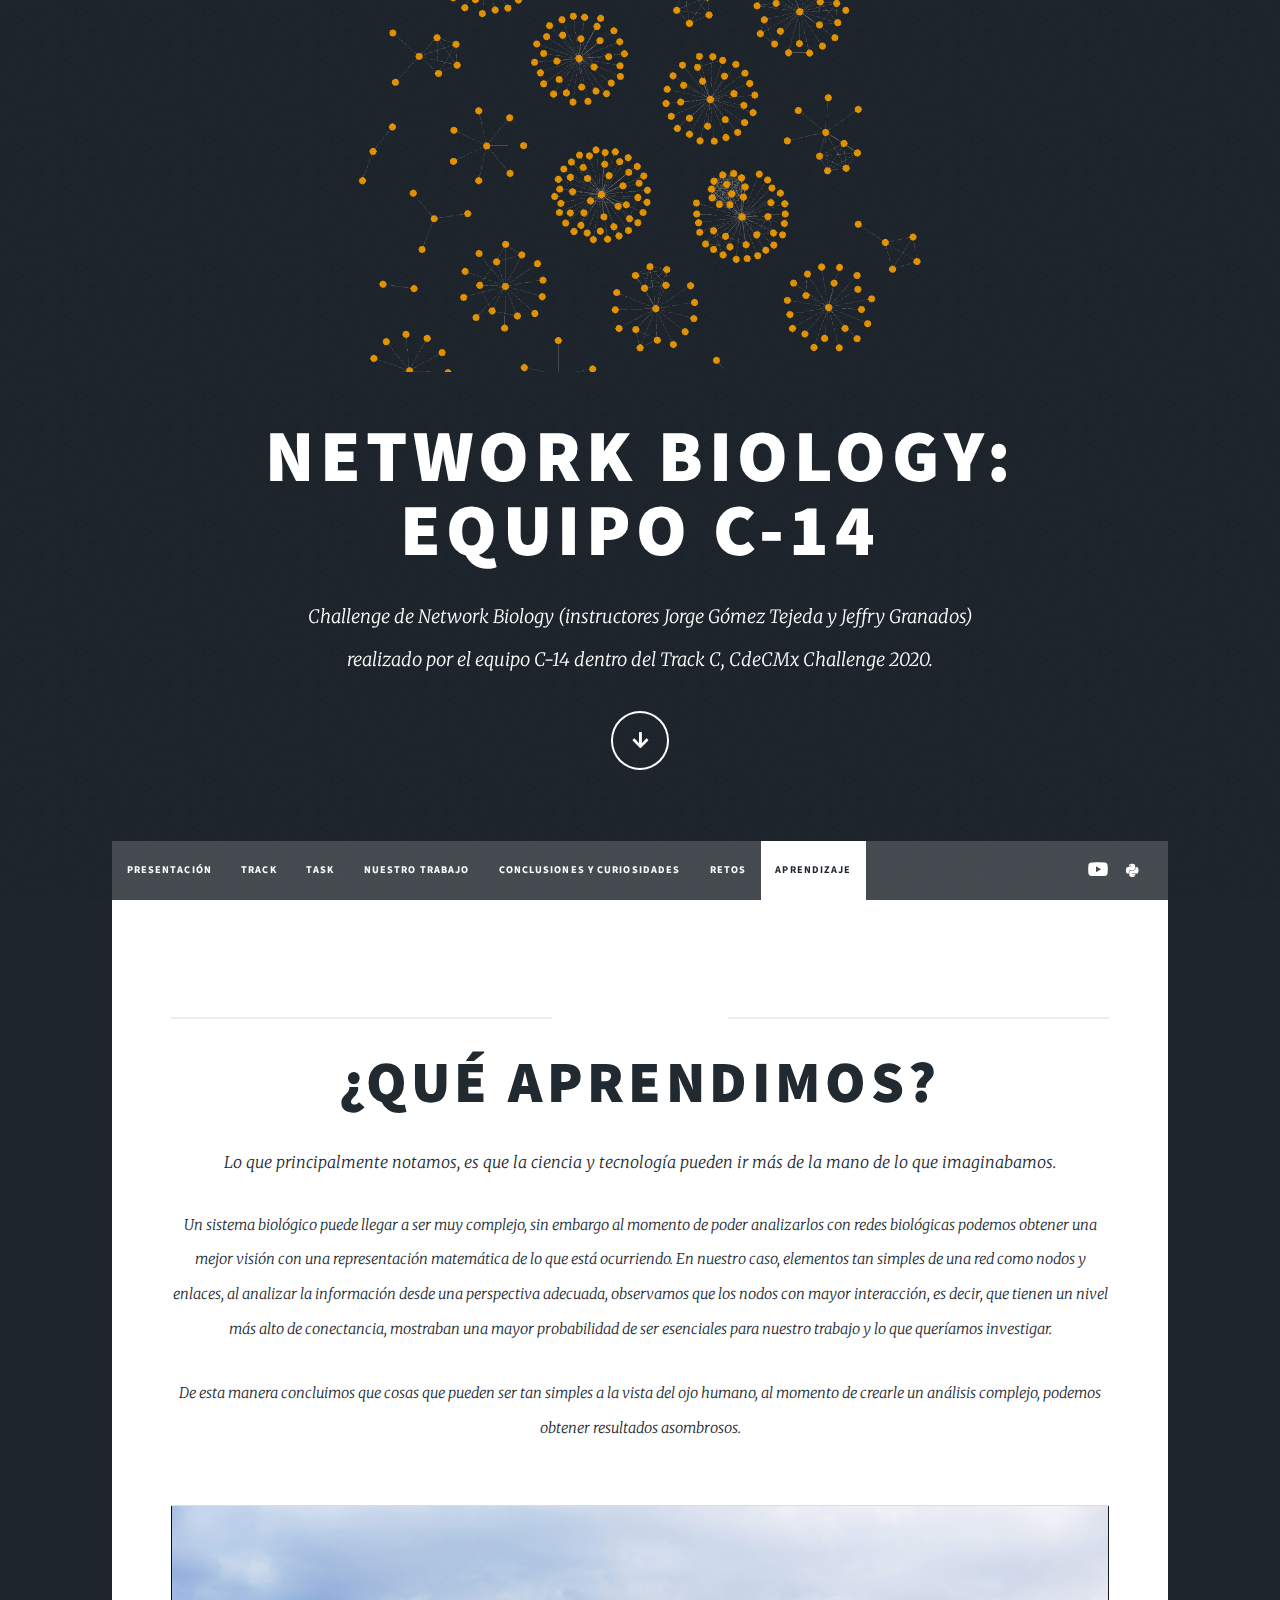
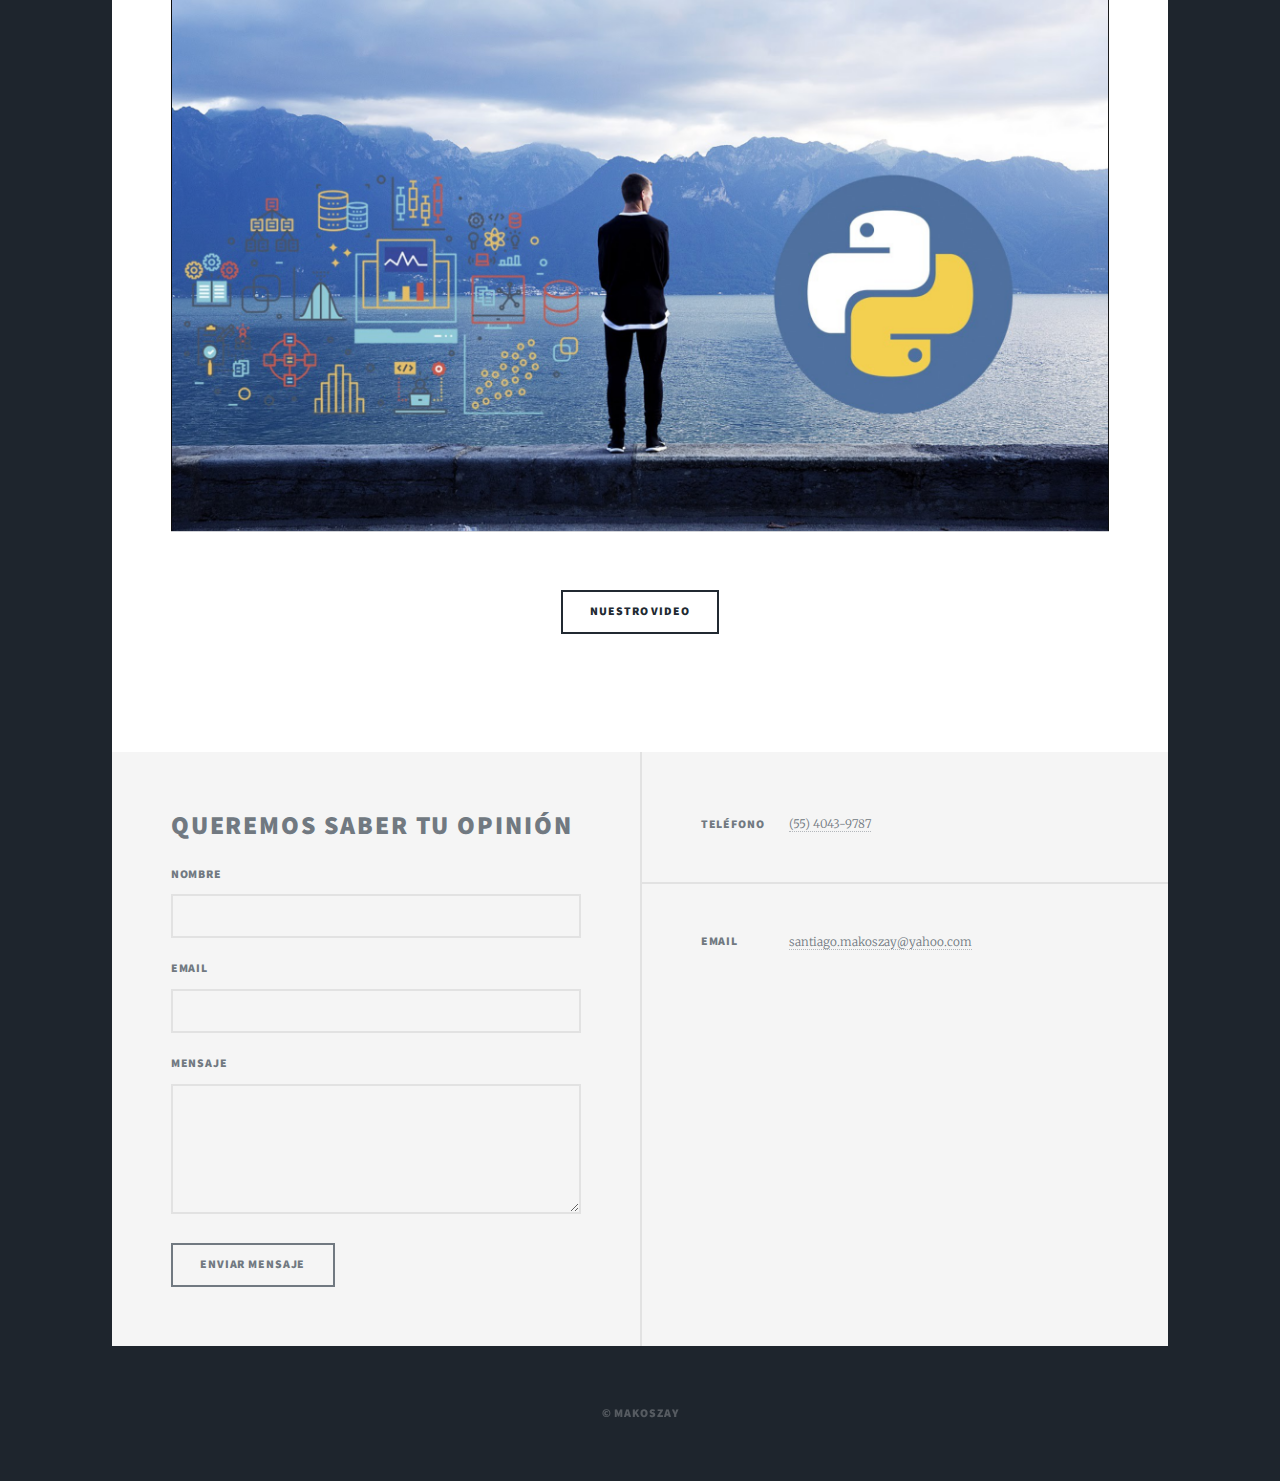
<file: contacto.html>
<!DOCTYPE HTML>
<!--
	Massively by HTML5 UP
	html5up.net | @ajlkn
	Free for personal and commercial use under the CCA 3.0 license (html5up.net/license)
-->
<html>
	<head>
		<title>C-14</title>
		<meta charset="utf-8" />
		<meta name="viewport" content="width=device-width, initial-scale=1, user-scalable=no" />
		<link rel="stylesheet" href="assets/css/main.css" />
		<noscript><link rel="stylesheet" href="assets/css/noscript.css" /></noscript>
	</head>
	<body class="is-preload">

		<!-- Wrapper -->
			<div id="wrapper">

				<!-- Intro -->
					<div id="intro">
						<h1>Network Biology:<br />
						Equipo c-14</h1>
						<p>Challenge de Network Biology (instructores Jorge Gómez Tejeda y Jeffry Granados)<br />
						realizado por el equipo C-14 dentro del Track C, CdeCMx Challenge 2020.</p>
						<ul class="actions">
							<li><a href="#header" class="button icon solid solo fa-arrow-down scrolly">Continue</a></li>
						</ul>
					</div>

				<!-- Header -->
					<header id="header">
						<a href="index.html" class="logo">Network Biology - C14</a>
					</header>

				<!-- Nav -->
					<nav id="nav">
						<ul class="links">
							<li><a href="index.html">Presentación</a></li>
							<li><a href="donaciones.html">Track</a></li>
							<li><a href="solicitudes.html">Task</a></li>
							<li><a href="impacto.html">Nuestro Trabajo</a></li>
							<li><a href="abuelito.html">Conclusiones y curiosidades</a></li>
							<li><a href="notas.html">Retos</a></li>
							<li class="active"><a href="contacto.html">Aprendizaje</a></li>
						</ul>
						<ul class="icons">
							<li><a href="https://youtu.be/c-H8Kq5N8fA" target=”_blank” class="icon brands fab fa-youtube"><span class="label">Youtube</span></a></li>
							<li><a href="https://colab.research.google.com/drive/1BYM7Ilppk82r1k13tnCq5NGWnOAUT_sk?usp=sharing" class="icon brands"><i class="fab fa-python"></i><span class="label">Código Python</span></a></li>
						</ul>
					</nav>

				<!-- Main -->
					<div id="main">

						<!-- Post -->
							<section class="post featured">
								<header class="major">
									<span class="date"></span>
									<br>
									<h1>¿Qué aprendimos?</h1>
									<p>Lo que principalmente notamos, es que la ciencia y tecnología pueden ir más de la mano de lo que imaginabamos.</p>
									<p>Un sistema biológico puede llegar a ser muy complejo, sin embargo al momento de poder analizarlos con redes biológicas podemos obtener una mejor visión con una representación matemática de lo que está ocurriendo. En nuestro caso, elementos tan simples de una red como nodos y enlaces, al analizar la información desde una perspectiva adecuada, observamos que los nodos con mayor interacción, es decir, que tienen un nivel más alto de conectancia, mostraban una mayor probabilidad de ser esenciales para nuestro trabajo y lo que queríamos investigar.<p>
									<p>De esta manera concluimos que cosas que pueden ser tan simples a la vista del ojo humano, al momento de crearle un análisis complejo, podemos obtener resultados asombrosos.<p>
									<div class="image main"><img src="images/Python_inscience.png" alt="" /></div>
									<ul class="actions special">
										<li><a href="https://youtu.be/c-H8Kq5N8fA" class="button">Nuestro video</a></li>
									</ul>
								</header>
							</section>

							

					</div>

				<!-- Footer -->
					<footer id="footer">
						<section>
							<h2>Queremos saber tu opinión</h2>
							<form method="post" action="santiago.makoszay@yahoo.com?subject=Opinión Task equipo C-14">
								<div class="fields">
									<div class="field">
										<label for="name">Nombre</label>
										<input type="text" name="nombre" id="nombre" />
									</div>
									<div class="field">
										<label for="email">Email</label>
										<input type="text" name="email" id="email" />
									</div>
									<div class="field">
										<label for="message">Mensaje</label>
										<textarea name="mensaje" id="mensaje" rows="3"></textarea>
									</div>
								</div>
								<ul class="actions">
									<li><input type="submit" value="Enviar Mensaje" /></li>
								</ul>
							</form>
						</section>
						<section class="split contact">
							<section>
								<h3>Teléfono</h3>
								<p><a href="tel:+525540439787">(55) 4043-9787</a></p>
							</section>
							<section>
								<h3>Email</h3>
								<p><a href="mailto:santiago.makoszay@yahoo.com">santiago.makoszay@yahoo.com</a></p>
							</section>
						</section>
					</footer>

				<!-- Copyright -->
					<div id="copyright">
						<ul><li>&copy; Makoszay</li></ul>
					</div>

			</div>

		<!-- Scripts -->
			<script src="assets/js/jquery.min.js"></script>
			<script src="assets/js/jquery.scrollex.min.js"></script>
			<script src="assets/js/jquery.scrolly.min.js"></script>
			<script src="assets/js/browser.min.js"></script>
			<script src="assets/js/breakpoints.min.js"></script>
			<script src="assets/js/util.js"></script>
			<script src="assets/js/main.js"></script>

	</body>
</html>
</file>
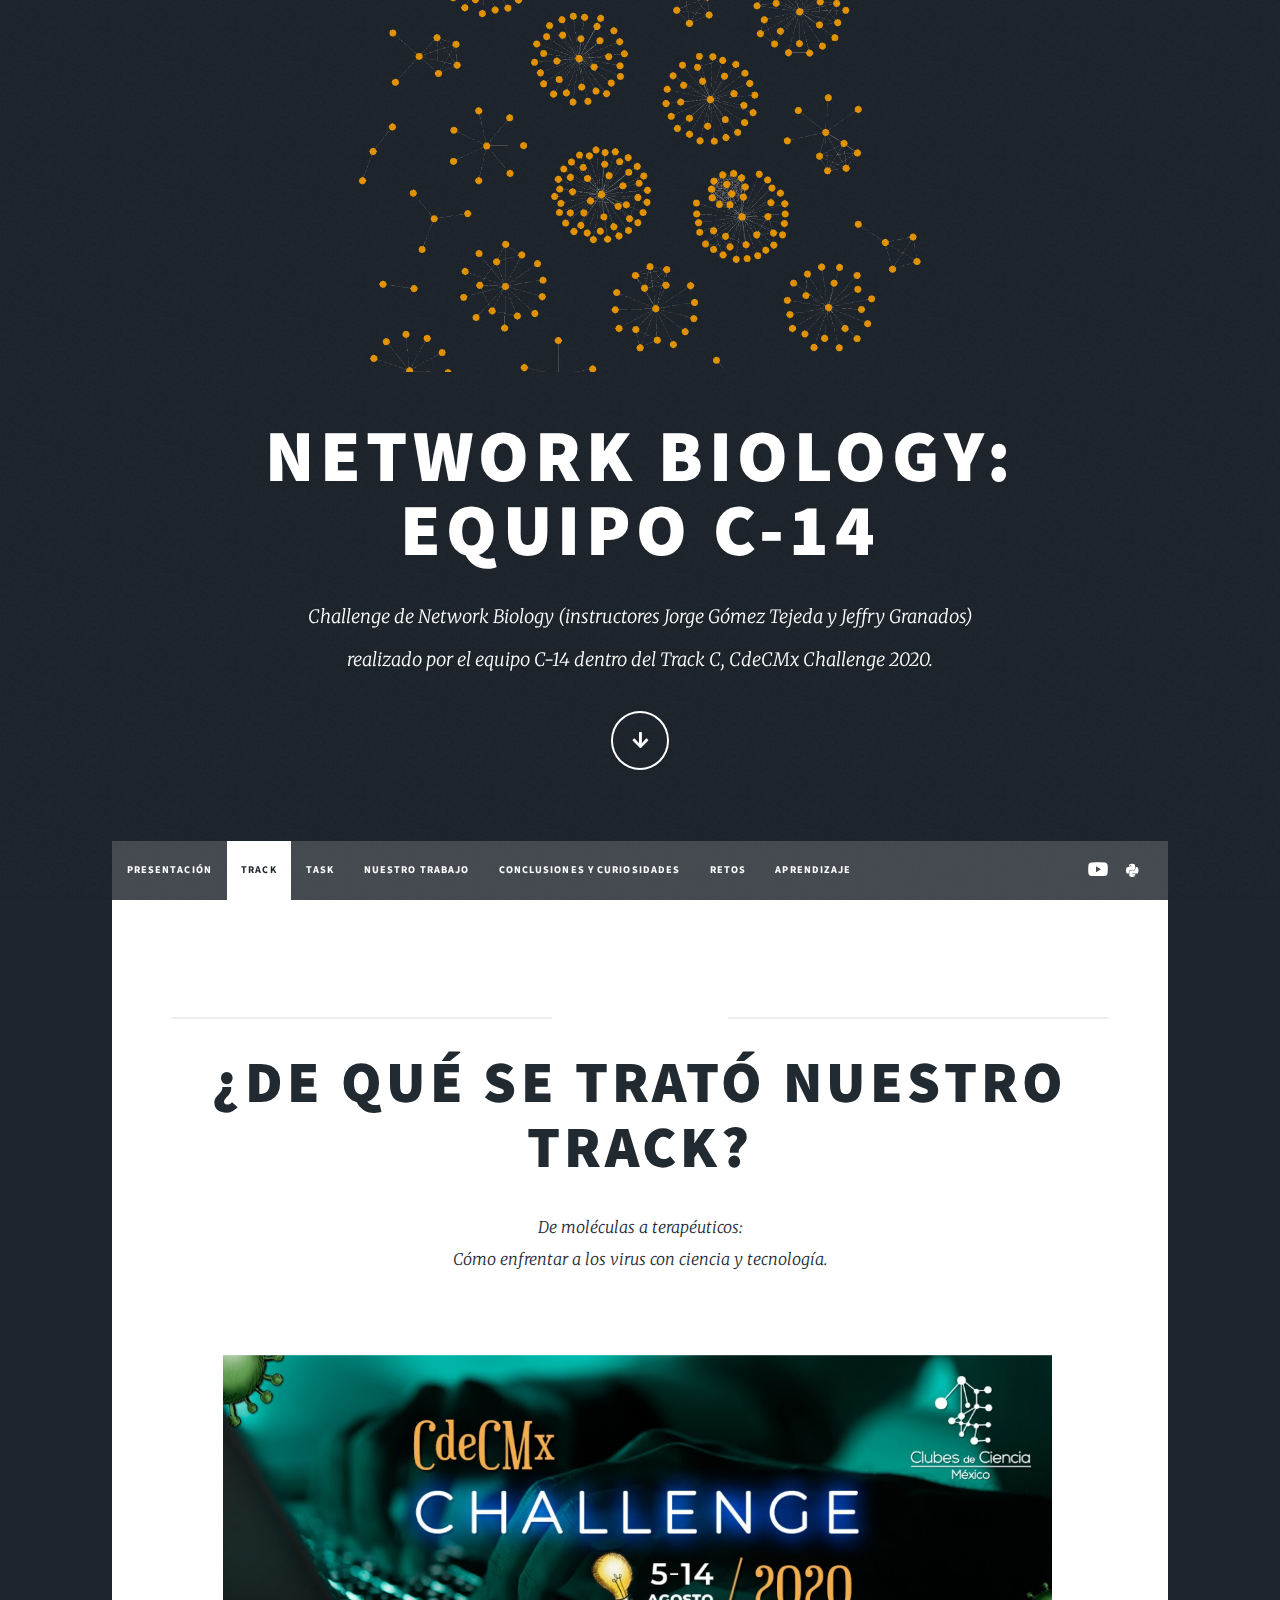
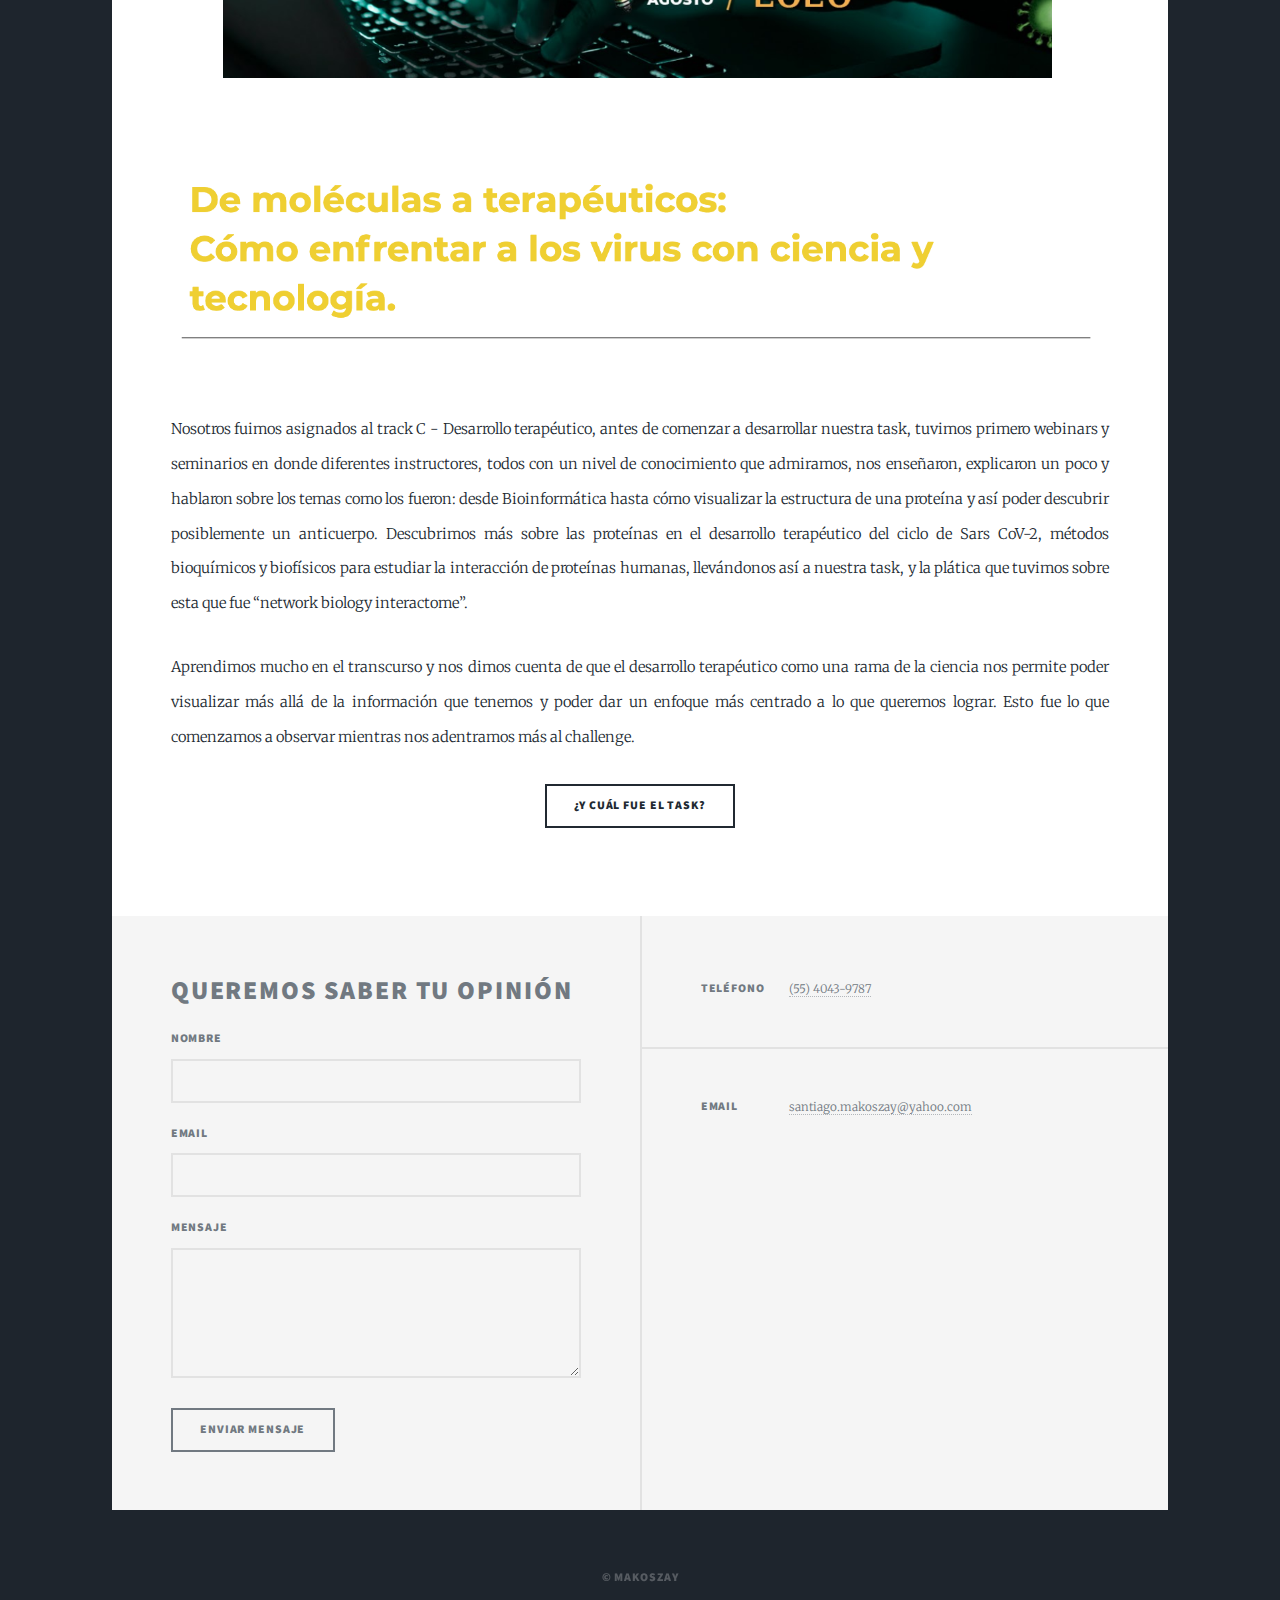
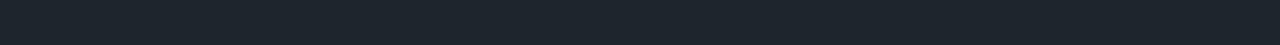
<file: donaciones.html>
<!DOCTYPE HTML>
<!--
	Massively by HTML5 UP
	html5up.net | @ajlkn
	Free for personal and commercial use under the CCA 3.0 license (html5up.net/license)
-->
<html>
	<head>
		<title>C-14</title>
		<meta charset="utf-8" />
		<meta name="viewport" content="width=device-width, initial-scale=1, user-scalable=no" />
		<link rel="stylesheet" href="assets/css/main.css" />
		<noscript><link rel="stylesheet" href="assets/css/noscript.css" /></noscript>
	</head>
	<body class="is-preload">

		<!-- Wrapper -->
			<div id="wrapper">
				
				<!-- Intro -->
					<div id="intro">
						<h1>Network Biology:<br />
						Equipo c-14</h1>
						<p>Challenge de Network Biology (instructores Jorge Gómez Tejeda y Jeffry Granados)<br />
						realizado por el equipo C-14 dentro del Track C, CdeCMx Challenge 2020.</p>
						<ul class="actions">
							<li><a href="#header" class="button icon solid solo fa-arrow-down scrolly">Continue</a></li>
						</ul>
					</div>

				<!-- Header -->
					<header id="header">
						<a href="index.html" class="logo">Network Biology - C14</a>
					</header>

				<!-- Nav -->
					<nav id="nav">
						<ul class="links">
							<li><a href="index.html">Presentación</a></li>
							<li class="active"><a href="donaciones.html">Track</a></li>
							<li><a href="solicitudes.html">Task</a></li>
							<li><a href="impacto.html">Nuestro Trabajo</a></li>
							<li><a href="abuelito.html">Conclusiones y curiosidades</a></li>
							<li><a href="notas.html">Retos</a></li>
							<li><a href="contacto.html">Aprendizaje</a></li>
						</ul>
						<ul class="icons">
							<li><a href="https://youtu.be/c-H8Kq5N8fA" target=”_blank” class="icon brands fab fa-youtube"><span class="label">Youtube</span></a></li>
							<li><a href="https://colab.research.google.com/drive/1BYM7Ilppk82r1k13tnCq5NGWnOAUT_sk?usp=sharing" class="icon brands"><i class="fab fa-python"></i><span class="label">Código Python</span></a></li>
						</ul>
					</nav>
				<!-- Main -->
					<div id="main">

						<!-- Post -->
							<section class="post">
								<header class="major">
									<span class="date"></span>
									<br>
									<h1>¿De qué se trató nuestro Track?</h1>
									<p>De moléculas a terapéuticos:<br />
									Cómo enfrentar a los virus con ciencia y tecnología.</p>
								</header>
								<div class="image main"><img src="images/Foto_track.png" alt="" /></div>
								
								<p>Nosotros fuimos asignados al track C - Desarrollo terapéutico, antes de comenzar a desarrollar nuestra task, tuvimos primero webinars y seminarios en donde diferentes instructores, todos con un nivel de conocimiento que admiramos, nos enseñaron, explicaron un poco y hablaron sobre los temas como los fueron: desde Bioinformática hasta cómo visualizar la estructura de una proteína y así poder descubrir posiblemente un anticuerpo. Descubrimos más sobre las proteínas en el desarrollo terapéutico del ciclo de Sars CoV-2, métodos bioquímicos y biofísicos para estudiar la interacción de proteínas humanas, llevándonos así a nuestra task, y la plática que tuvimos sobre esta que fue “network biology interactome”.</p>

								<p>Aprendimos mucho en el transcurso y nos dimos cuenta de que el desarrollo terapéutico como una rama de la ciencia nos permite poder visualizar más allá de la información que tenemos y poder dar un enfoque más centrado a lo que queremos lograr. Esto fue lo que comenzamos a observar mientras nos adentramos más al challenge.</p>
								<ul class="actions special">
										<li><a href="solicitudes.html" class="button">¿Y cuál fue el Task?</a></li>
								</ul>
								
							</section>

					</div>

				<!-- Footer -->
					<footer id="footer">
						<section>
							<h2>Queremos saber tu opinión</h2>
							<form method="post" action="santiago.makoszay@yahoo.com?subject=Opinión Task equipo C-14">
								<div class="fields">
									<div class="field">
										<label for="name">Nombre</label>
										<input type="text" name="nombre" id="nombre" />
									</div>
									<div class="field">
										<label for="email">Email</label>
										<input type="text" name="email" id="email" />
									</div>
									<div class="field">
										<label for="message">Mensaje</label>
										<textarea name="mensaje" id="mensaje" rows="3"></textarea>
									</div>
								</div>
								<ul class="actions">
									<li><input type="submit" value="Enviar Mensaje" /></li>
								</ul>
							</form>
						</section>
						<section class="split contact">
							<section>
								<h3>Teléfono</h3>
								<p><a href="tel:+525540439787">(55) 4043-9787</a></p>
							</section>
							<section>
								<h3>Email</h3>
								<p><a href="mailto:santiago.makoszay@yahoo.com">santiago.makoszay@yahoo.com</a></p>
							</section>
						</section>
					</footer>

				<!-- Copyright -->
					<div id="copyright">
						<ul><li>&copy; Makoszay</li></ul>
					</div>

			</div>

		<!-- Scripts -->
			<script src="assets/js/jquery.min.js"></script>
			<script src="assets/js/jquery.scrollex.min.js"></script>
			<script src="assets/js/jquery.scrolly.min.js"></script>
			<script src="assets/js/browser.min.js"></script>
			<script src="assets/js/breakpoints.min.js"></script>
			<script src="assets/js/util.js"></script>
			<script src="assets/js/main.js"></script>

	</body>
</html>
</file>
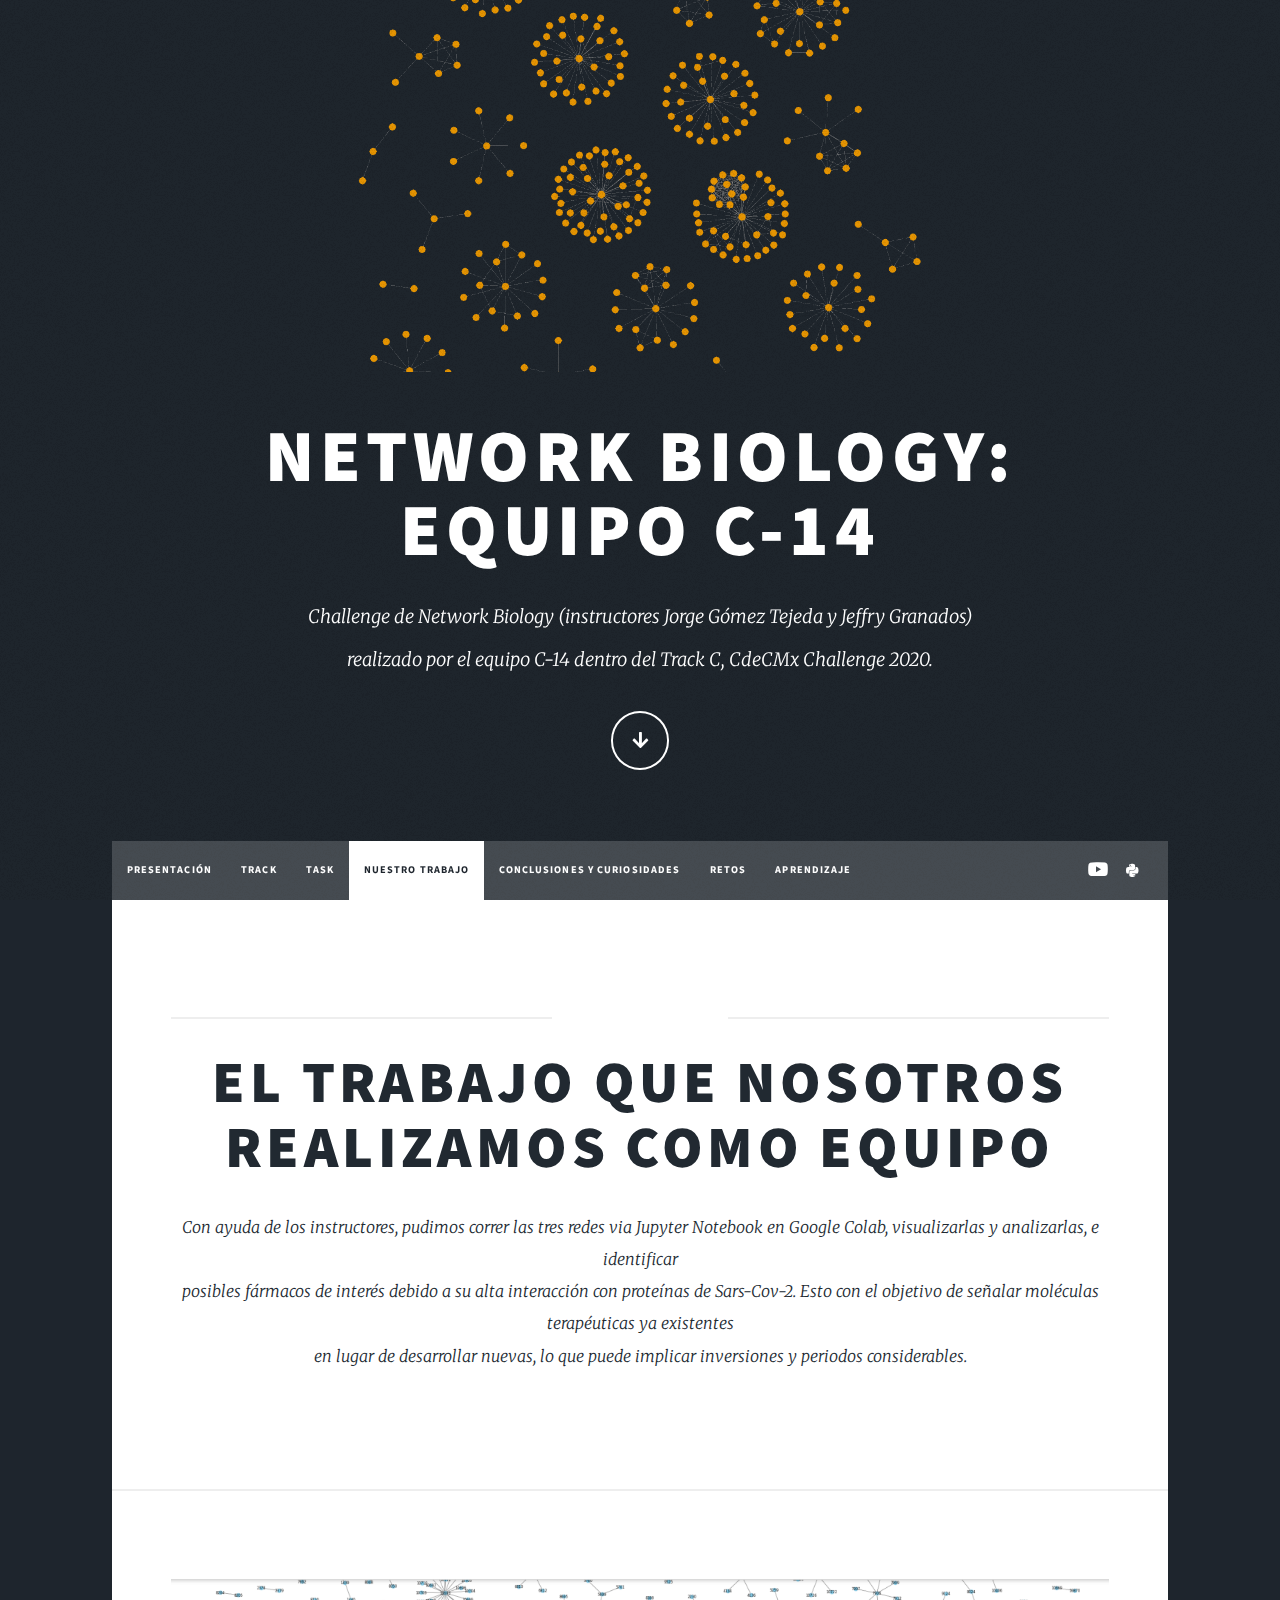
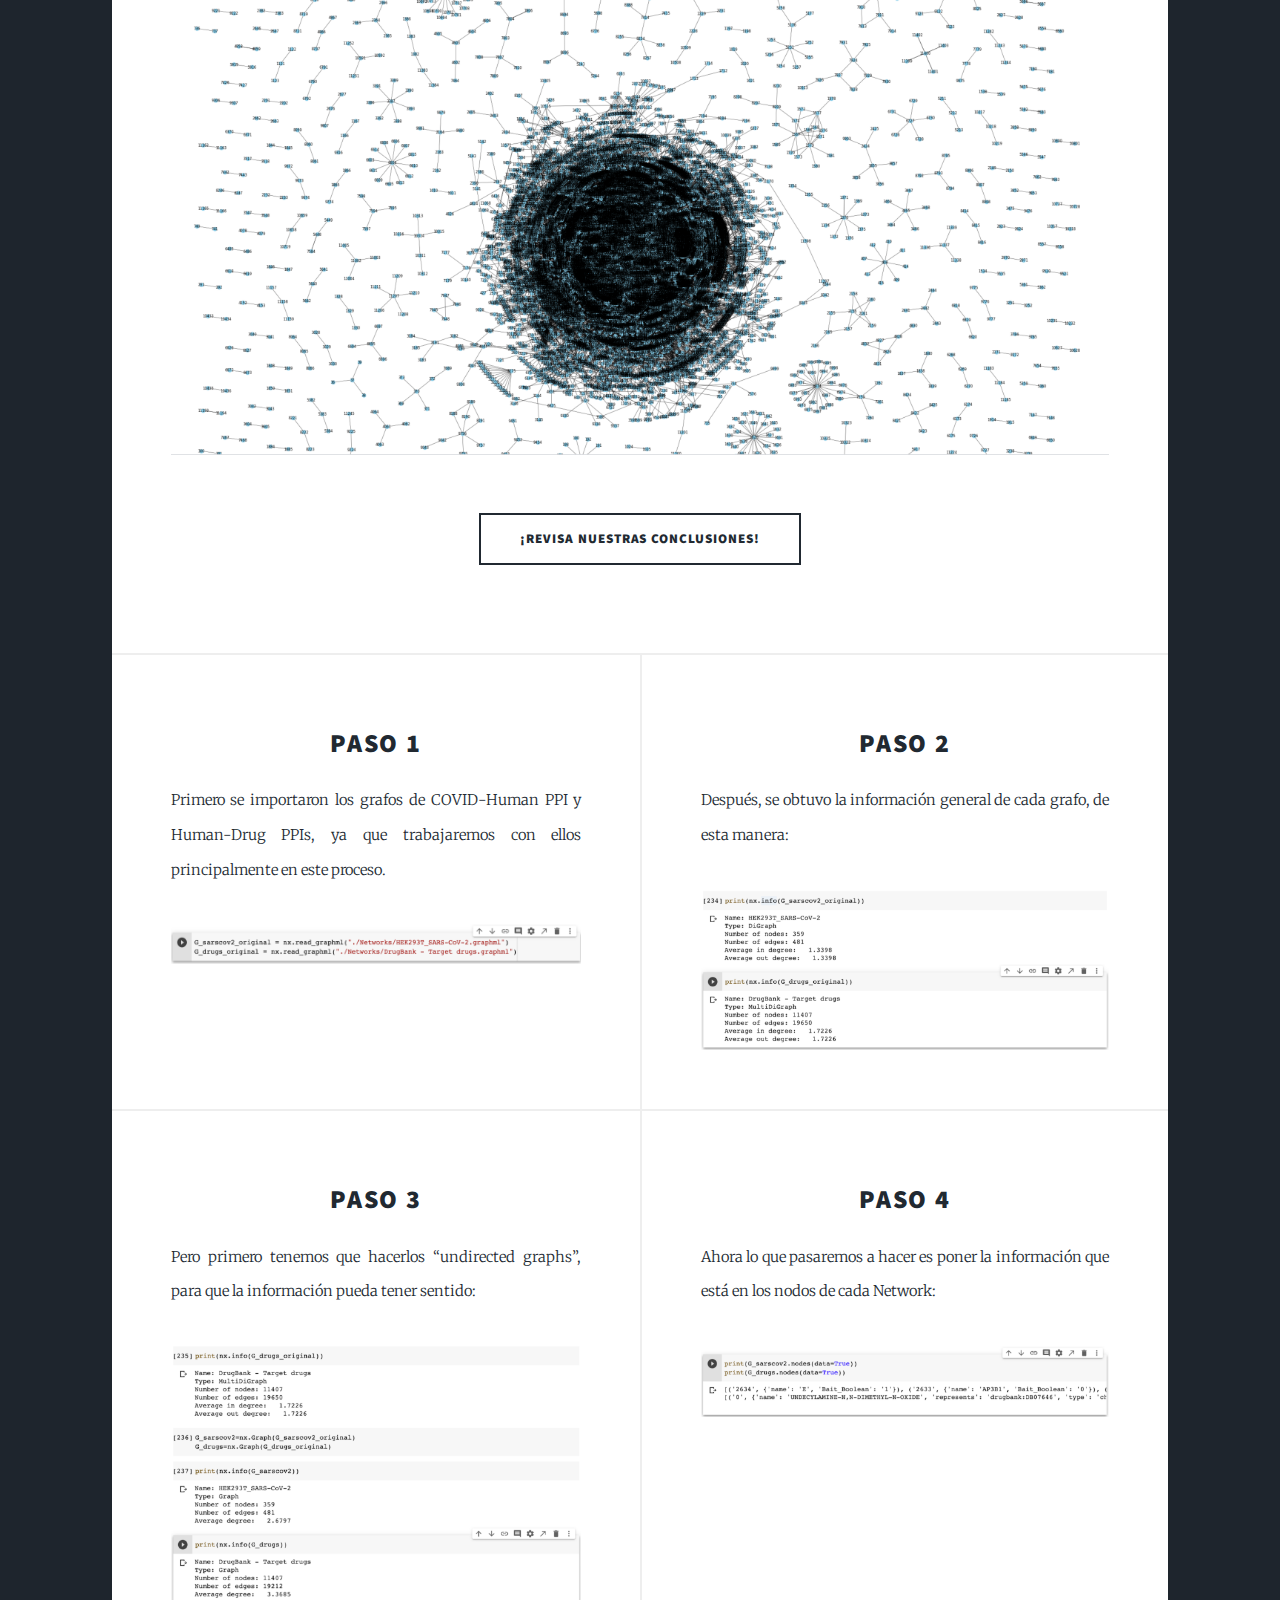
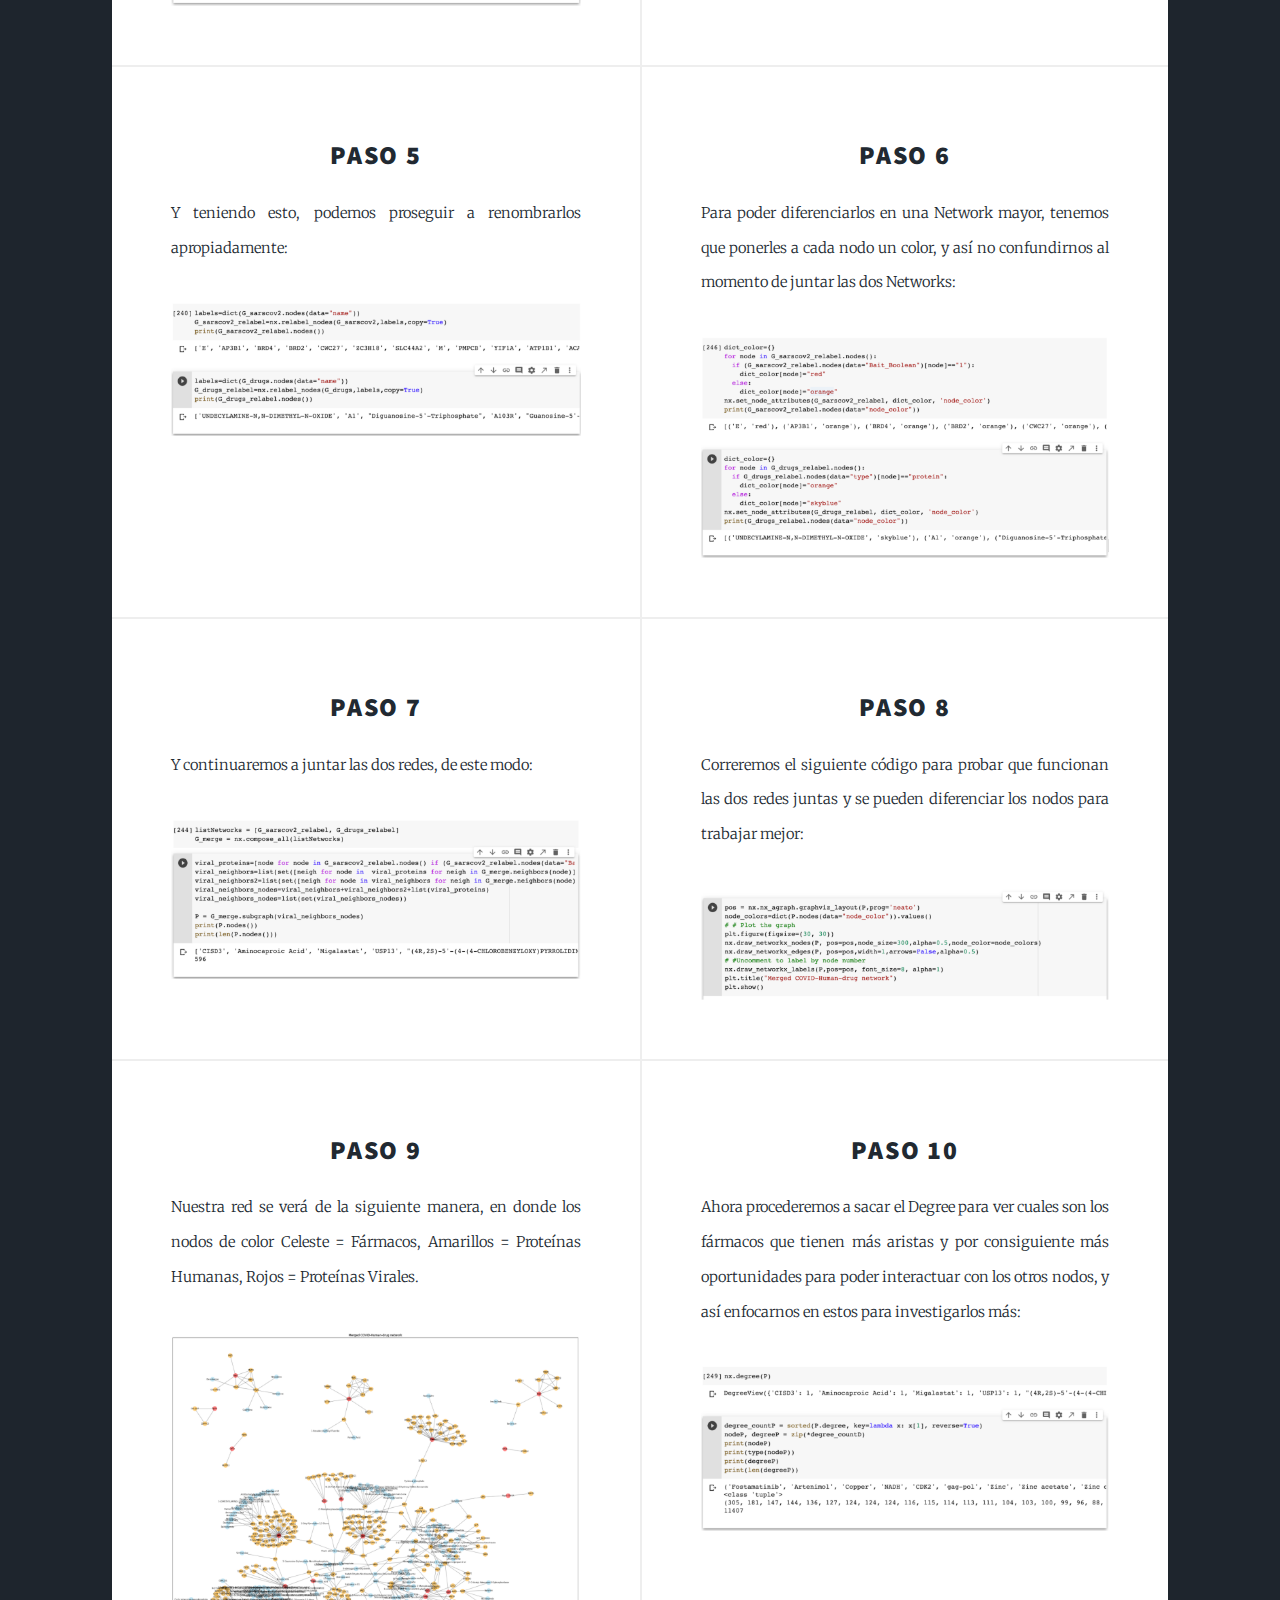
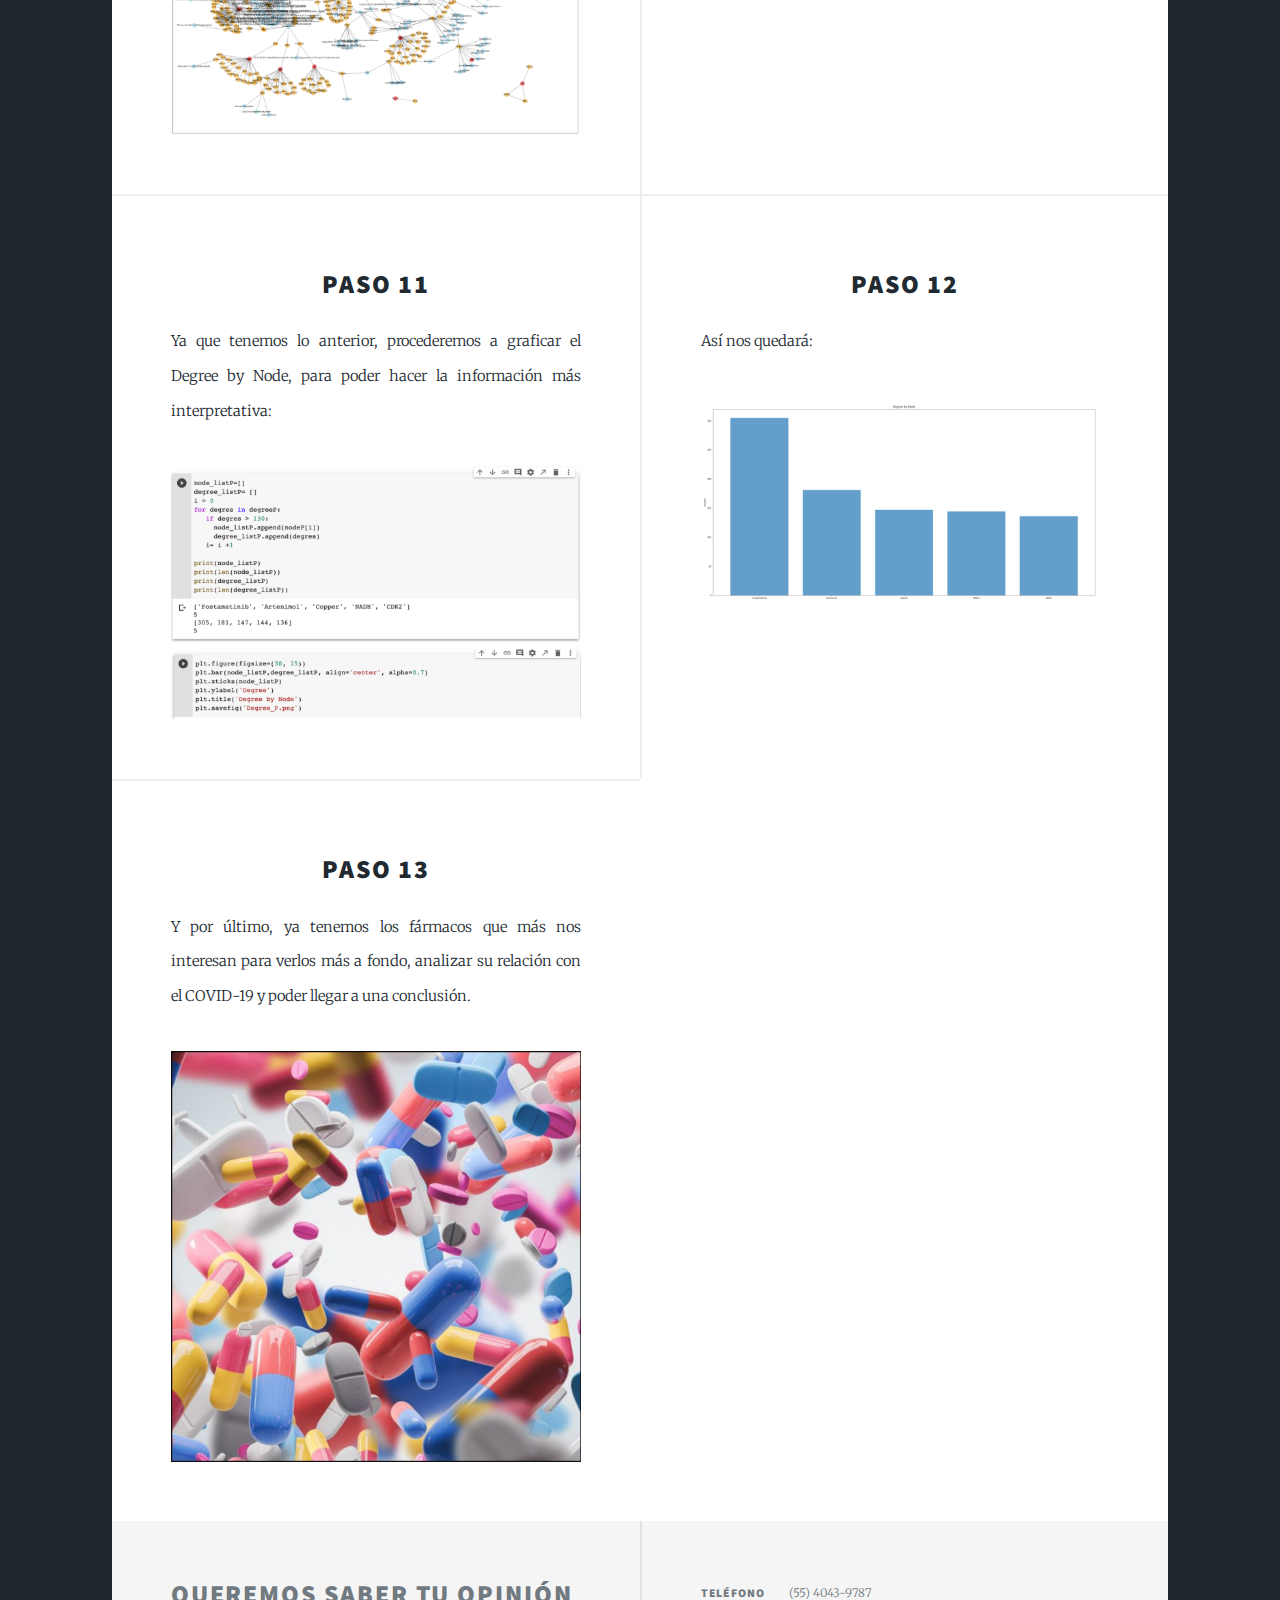
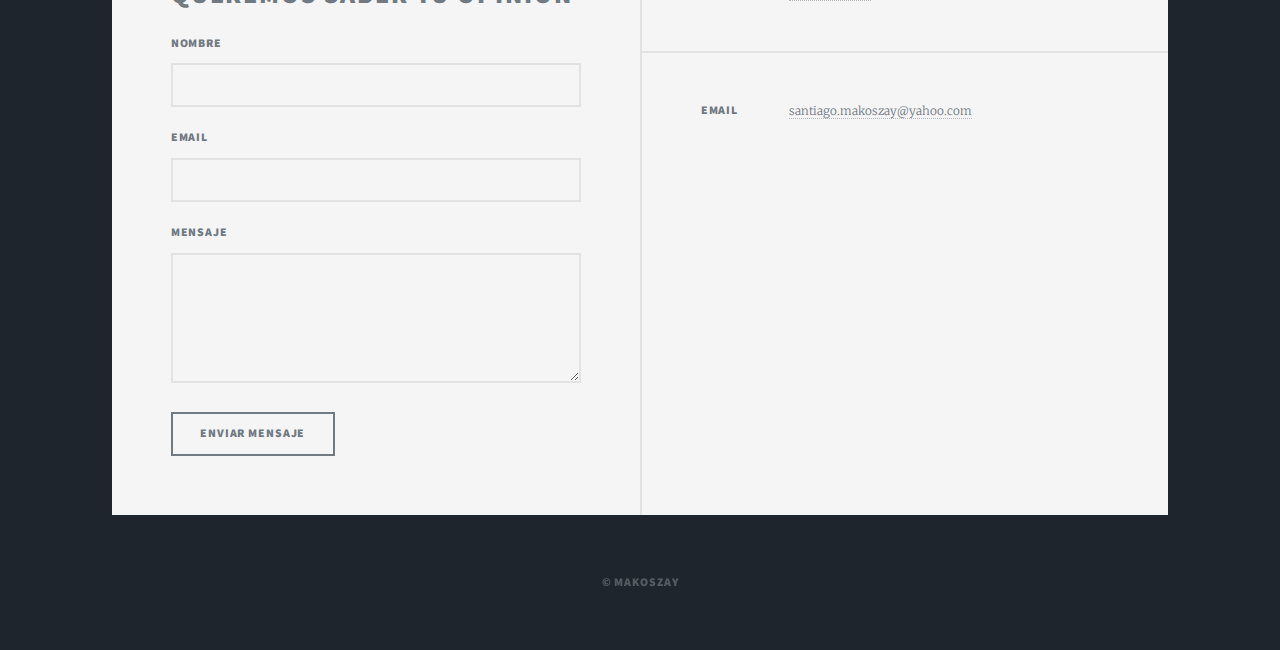
<file: impacto.html>
<!DOCTYPE HTML>
<!--
	Massively by HTML5 UP
	html5up.net | @ajlkn
	Free for personal and commercial use under the CCA 3.0 license (html5up.net/license)
-->
<html>
	<head>
		<title>C-14</title>
		<meta charset="utf-8" />
		<meta name="viewport" content="width=device-width, initial-scale=1, user-scalable=no" />
		<link rel="stylesheet" href="assets/css/main.css" />
		<noscript><link rel="stylesheet" href="assets/css/noscript.css" /></noscript>
	</head>
	<body class="is-preload">

		<!-- Wrapper -->
			<div id="wrapper">

				<!-- Intro -->
					<div id="intro">
						<h1>Network Biology:<br />
						Equipo c-14</h1>
						<p>Challenge de Network Biology (instructores Jorge Gómez Tejeda y Jeffry Granados)<br />
						realizado por el equipo C-14 dentro del Track C, CdeCMx Challenge 2020.</p>
						<ul class="actions">
							<li><a href="#header" class="button icon solid solo fa-arrow-down scrolly">Continue</a></li>
						</ul>
					</div>

				<!-- Header -->
					<header id="header">
						<a href="index.html" class="logo">Network Biology - C14</a>
					</header>

				<!-- Nav -->
					<nav id="nav">
						<ul class="links">
							<li><a href="index.html">Presentación</a></li>
							<li><a href="donaciones.html">Track</a></li>
							<li><a href="solicitudes.html">Task</a></li>
							<li class="active"><a href="impacto.html">Nuestro Trabajo</a></li>
							<li><a href="abuelito.html">Conclusiones y curiosidades</a></li>
							<li><a href="notas.html">Retos</a></li>
							<li><a href="contacto.html">Aprendizaje</a></li>
						</ul>
						<ul class="icons">
							<li><a href="https://youtu.be/c-H8Kq5N8fA" target=”_blank” class="icon brands fab fa-youtube"><span class="label">Youtube</span></a></li>
							<li><a href="https://colab.research.google.com/drive/1BYM7Ilppk82r1k13tnCq5NGWnOAUT_sk?usp=sharing" class="icon brands"><i class="fab fa-python"></i><span class="label">Código Python</span></a></li>
						</ul>
					</nav>

				<!-- Main -->
					<div id="main">

						<!-- Featured Post -->
							<article class="post featured">
								<header class="major">
									<span class="date"></span>
									<br>
									<h1>El trabajo que nosotros realizamos como equipo</h1>
									<p>Con ayuda de los instructores, pudimos correr las tres redes via Jupyter Notebook en Google Colab, visualizarlas y analizarlas, e identificar<br />
									posibles fármacos de interés debido a su alta interacción con proteínas de Sars-Cov-2. Esto con el objetivo de señalar moléculas terapéuticas ya existentes<br />
									en lugar de desarrollar nuevas, lo que puede implicar inversiones y periodos considerables.</p>
								</header>
							</article>


							<article class="post featured">
								<div class="image main"><img src="images/Red_farmacos.png" alt="" /></div>
								<ul class="actions special">
									<li><a href="abuelito.html" class="button large">¡Revisa nuestras conclusiones!</a></li>
								</ul>
							</article>

						<!-- Posts -->
							<section class="posts">
								<article>
									<header>
										<span class="date"></span>
										<h2>Paso 1</h2>
									</header>
									<p>Primero se importaron los grafos de COVID-Human PPI y Human-Drug PPIs, ya que trabajaremos con ellos principalmente en este proceso.</p>
									<div class="image fit"><img src="images/Paso_uno.png" alt="" /></div>
									

								</article>
								<article>
									<header>
										<span class="date"></span>
										<h2>Paso 2</h2>
									</header>
									<p>Después, se obtuvo la información general de cada grafo, de esta manera:</p>
									<div class="image fit"><img src="images/Paso_dos.png" alt="" /></div>
									
									
								</article>
								<article>
									<header>
										<span class="date"></span>
										<h2>Paso 3</h2>
									</header>
									<p>Pero primero tenemos que hacerlos “undirected graphs”, para que la información pueda tener sentido:<p>
									<div class="image fit"><img src="images/Paso_tres.png" alt="" /></div>

								</article>
								<article>
									<header>
										<span class="date"></span>
										<h2>Paso 4</h2>
									</header>
									<p>Ahora lo que pasaremos a hacer es poner la información que está en los nodos de cada Network:<p>
									<div class="image fit"><img src="images/Paso_cuatro.png" alt="" /></div>

								</article>
								<article>
									<header>
										<span class="date"></span>
										<h2>Paso 5</h2>
									</header>
									<p>Y teniendo esto, podemos proseguir a renombrarlos apropiadamente:<p>
									<div class="image fit"><img src="images/Paso_cinco.png" alt="" /></div>

								</article>
								<article>
									<header>
										<span class="date"></span>
										<h2>Paso 6</h2>
									</header>
									<p>Para poder diferenciarlos en una Network mayor, tenemos que ponerles a cada nodo un color, y así no confundirnos al momento de juntar las dos Networks:<p>
									<div class="image fit"><img src="images/Paso_seis.png" alt="" /></div>

								</article>
								<article>
									<header>
										<span class="date"></span>
										<h2>Paso 7</h2>
									</header>
									<p>Y continuaremos a juntar las dos redes, de este modo:<p>
									<div class="image fit"><img src="images/Paso_siete.png" alt="" /></div>

								</article>
								<article>
									<header>
										<span class="date"></span>
										<h2>Paso 8</h2>
									</header>
									<p>Correremos el siguiente código para probar que funcionan las dos redes juntas y se pueden diferenciar los nodos para trabajar mejor:<p>
									<div class="image fit"><img src="images/Paso_ocho.png" alt="" /></div>

								</article>
								<article>
									<header>
										<span class="date"></span>
										<h2>Paso 9</h2>
									</header>
									<p>Nuestra red se verá de la siguiente manera, en donde los nodos de color Celeste = Fármacos, Amarillos = Proteínas Humanas, Rojos = Proteínas Virales.<p>
									<div class="image fit"><img src="images/Paso_nueve.png" alt="" /></div>

								</article>
								<article>
									<header>
										<span class="date"></span>
										<h2>Paso 10</h2>
									</header>
									<p>Ahora procederemos a sacar el Degree para ver cuales son los fármacos que tienen más aristas y por consiguiente más oportunidades para poder interactuar con los otros nodos, y así enfocarnos en estos para investigarlos más:<p>
									<div class="image fit"><img src="images/Paso_diez.png" alt="" /></div>

								</article>
								<article>
									<header>
										<span class="date"></span>
										<h2>Paso 11</h2>
									</header>
									<p>Ya que tenemos lo anterior, procederemos a graficar el Degree by Node, para poder hacer la información más interpretativa:<p>
									<div class="image fit"><img src="images/Paso_once.png" alt="" /></div>

								</article>
								<article>
									<header>
										<span class="date"></span>
										<h2>Paso 12</h2>
									</header>
									<p>Así nos quedará:<p>
									<div class="image fit"><img src="images/Paso_doce.png" alt="" /></div>

								</article>
								<article>
									<header>
										<span class="date"></span>
										<h2>Paso 13</h2>
									</header>
									<p>Y por último, ya tenemos los fármacos que más nos interesan para verlos más a fondo, analizar su relación con el COVID-19 y poder llegar a una conclusión.<p>
									<div class="image fit"><img src="images/Paso_trece.png" alt="" /></div>

								</article>
							</section>

						<!-- Footer -->
							<!-- <footer>
								<div class="pagination"> -->
									<!--<a href="#" class="previous">Prev</a>-->
<!-- 									<a href="#" class="page active">1</a>
									<a href="#" class="page">2</a>
									<a href="#" class="page">3</a>
									<span class="extra">&hellip;</span>
									<a href="#" class="page">8</a>
									<a href="#" class="page">9</a>
									<a href="#" class="page">10</a>
									<a href="#" class="next">Next</a>
								</div>
							</footer> -->

					</div>

				<!-- Footer -->
					<footer id="footer">
						<section>
							<h2>Queremos saber tu opinión</h2>
							<form method="post" action="santiago.makoszay@yahoo.com?subject=Opinión Task equipo C-14">
								<div class="fields">
									<div class="field">
										<label for="name">Nombre</label>
										<input type="text" name="nombre" id="nombre" />
									</div>
									<div class="field">
										<label for="email">Email</label>
										<input type="text" name="email" id="email" />
									</div>
									<div class="field">
										<label for="message">Mensaje</label>
										<textarea name="mensaje" id="mensaje" rows="3"></textarea>
									</div>
								</div>
								<ul class="actions">
									<li><input type="submit" value="Enviar Mensaje" /></li>
								</ul>
							</form>
						</section>
						<section class="split contact">
							<section>
								<h3>Teléfono</h3>
								<p><a href="tel:+525540439787">(55) 4043-9787</a></p>
							</section>
							<section>
								<h3>Email</h3>
								<p><a href="mailto:santiago.makoszay@yahoo.com">santiago.makoszay@yahoo.com</a></p>
							</section>
						</section>
					</footer>

				<!-- Copyright -->
					<div id="copyright">
						<ul><li>&copy; Makoszay</li></ul>
					</div>

			</div>

		<!-- Scripts -->
			<script src="assets/js/jquery.min.js"></script>
			<script src="assets/js/jquery.scrollex.min.js"></script>
			<script src="assets/js/jquery.scrolly.min.js"></script>
			<script src="assets/js/browser.min.js"></script>
			<script src="assets/js/breakpoints.min.js"></script>
			<script src="assets/js/util.js"></script>
			<script src="assets/js/main.js"></script>

	</body>
</html>
</file>
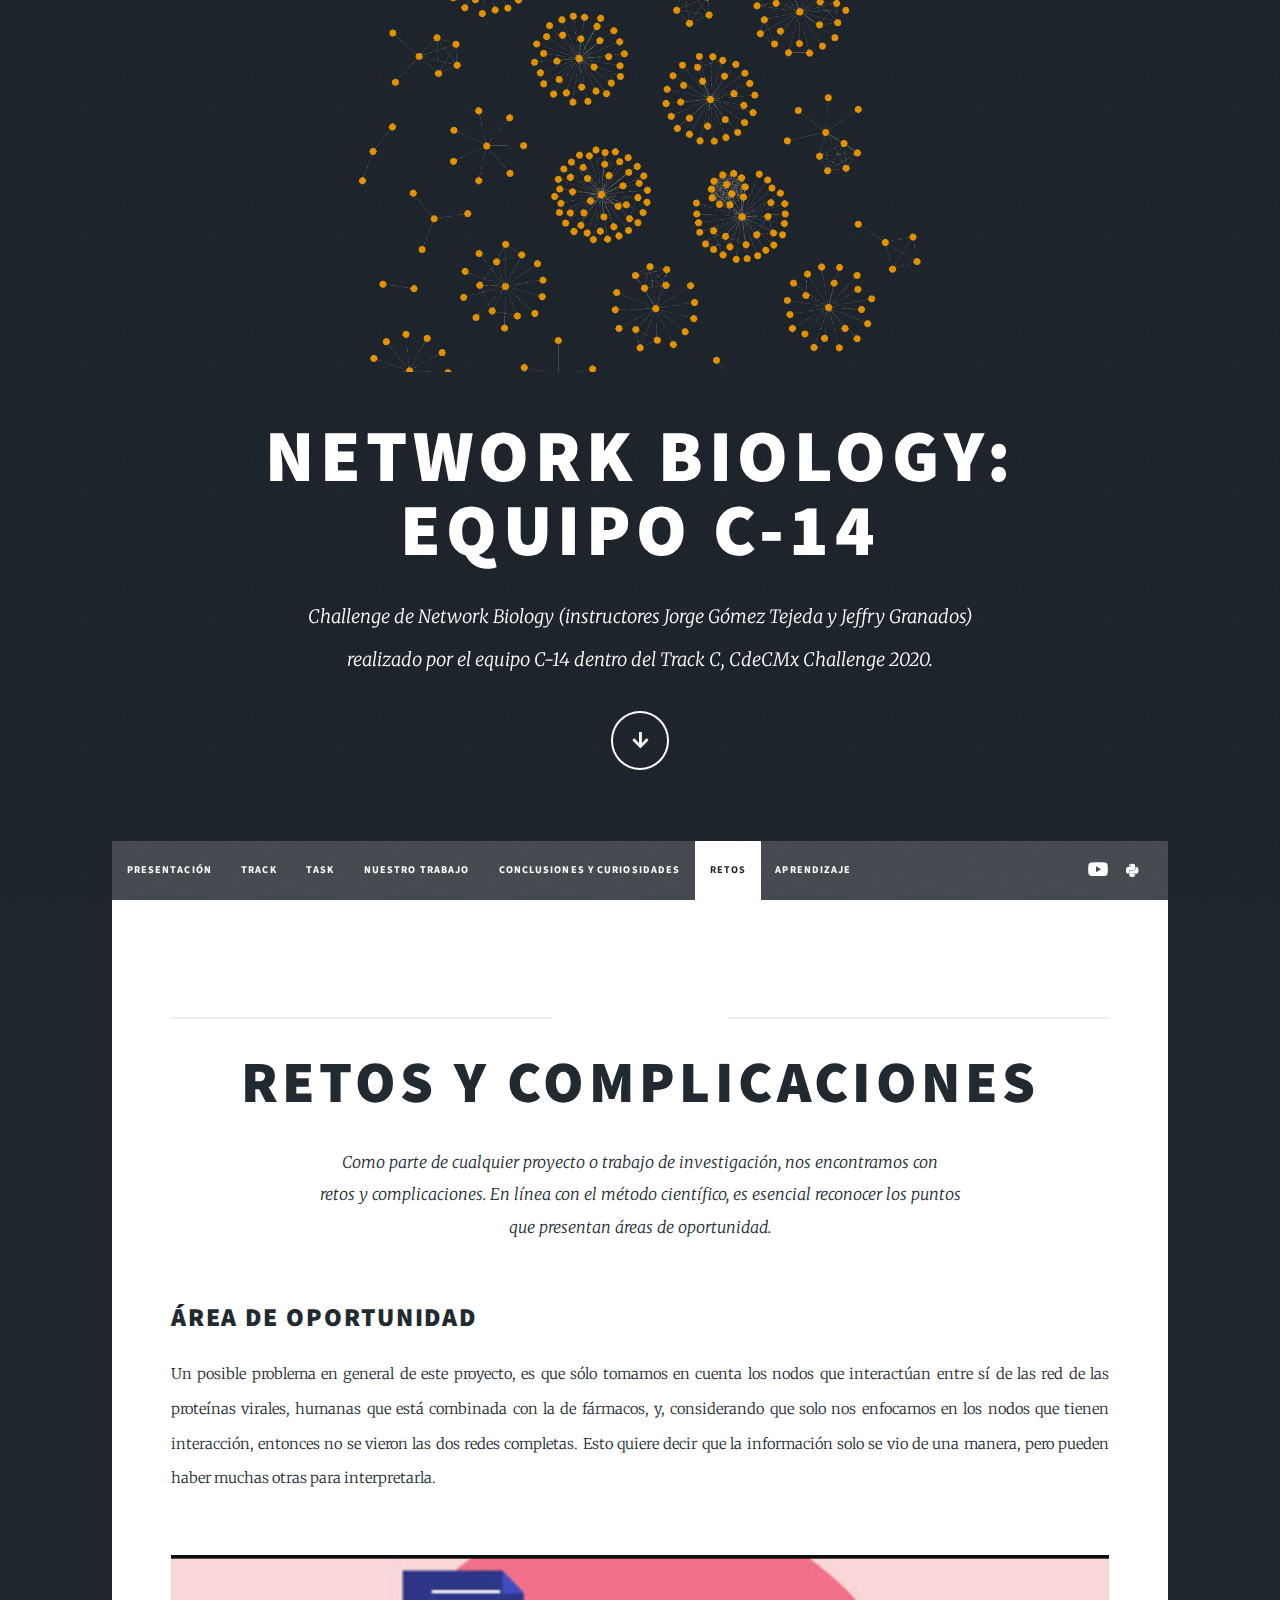
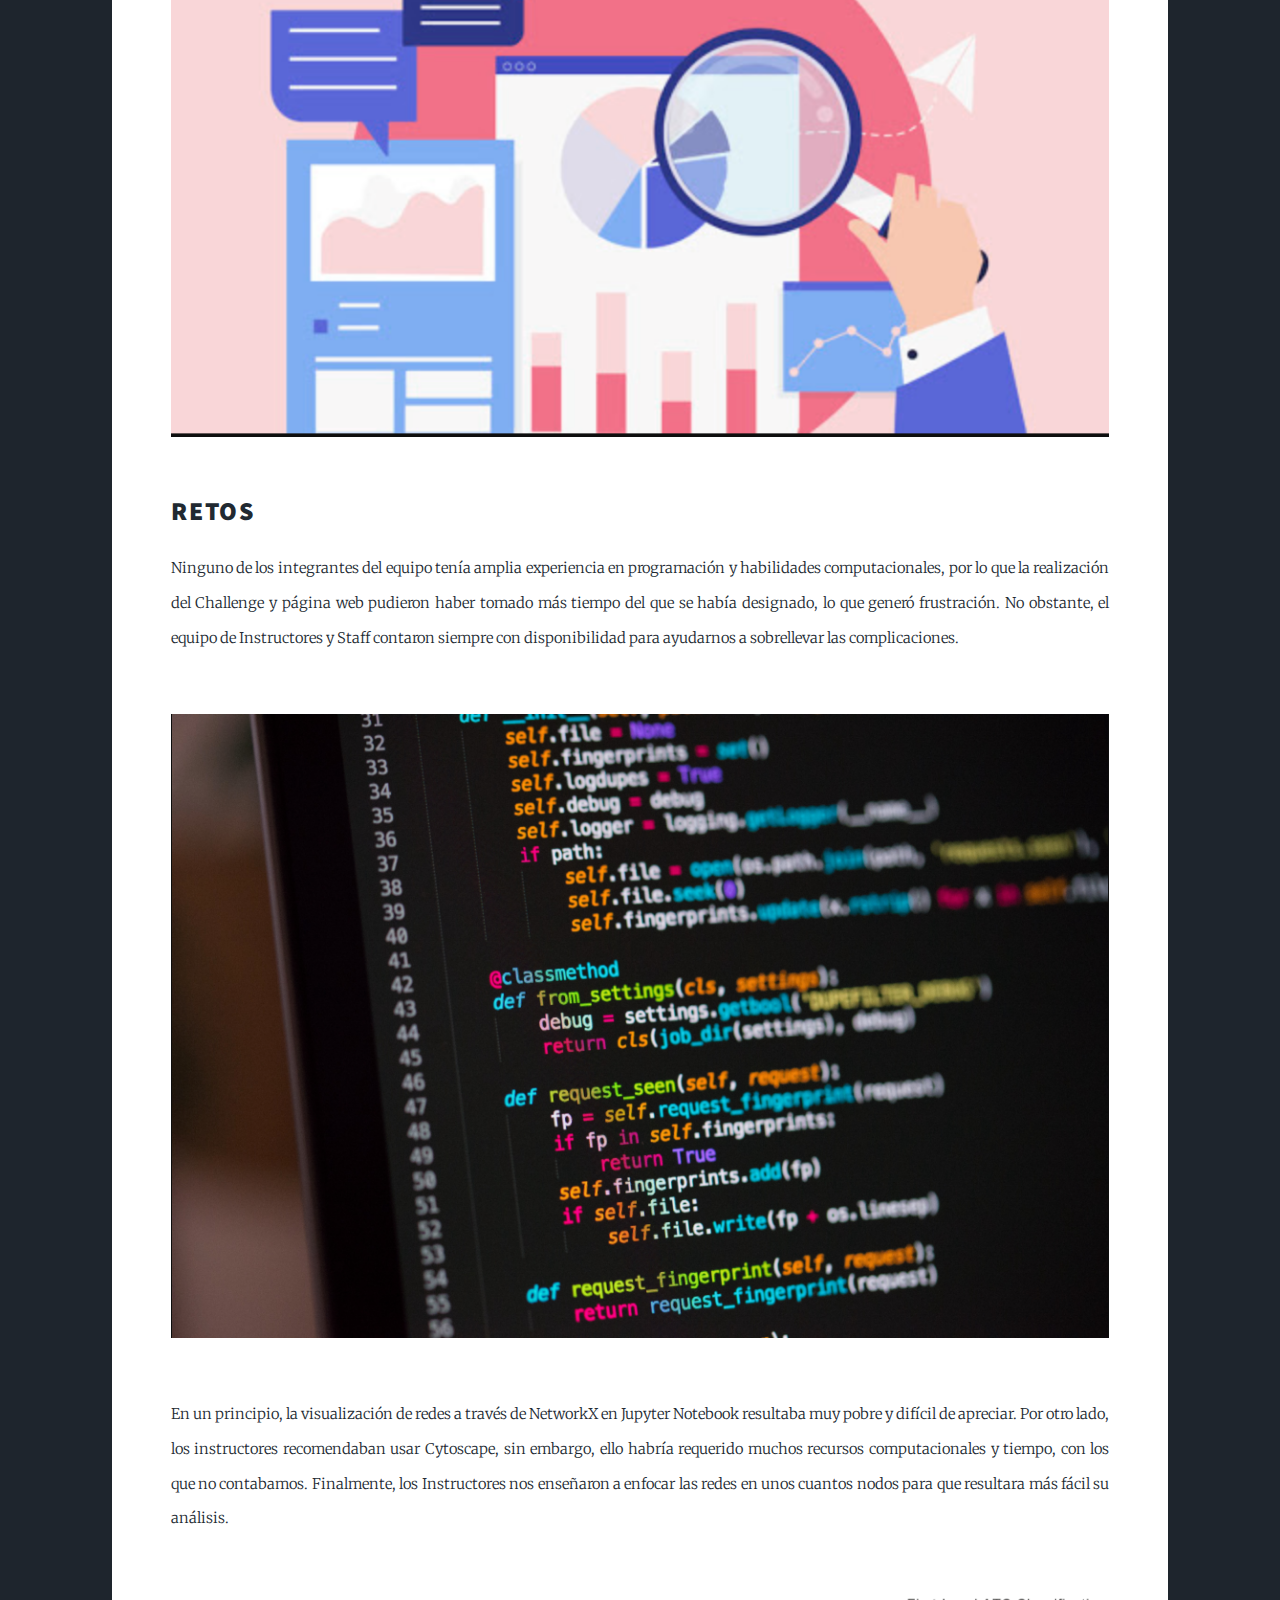
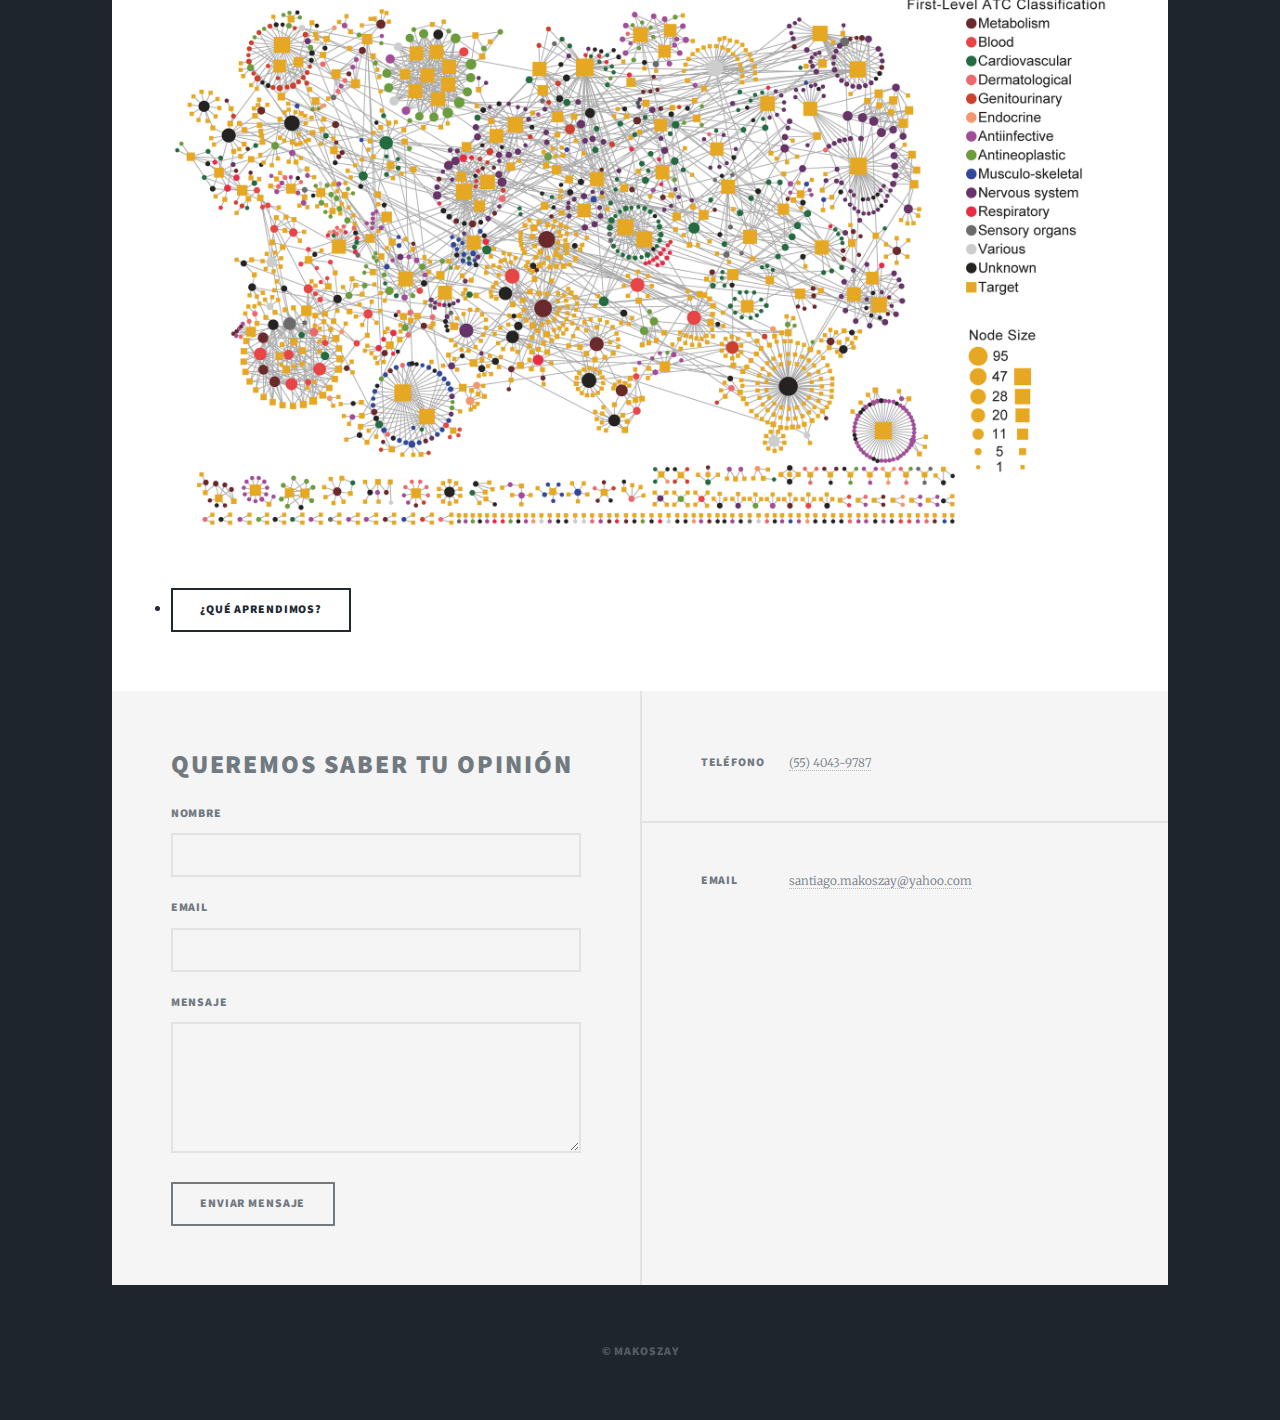
<file: notas.html>
<!DOCTYPE HTML>
<!--
    Massively by HTML5 UP
    html5up.net | @ajlkn
    Free for personal and commercial use under the CCA 3.0 license (html5up.net/license)
-->
<html>
    <head>
        <title>C-14</title>
        <meta charset="utf-8" />
        <meta name="viewport" content="width=device-width, initial-scale=1, user-scalable=no" />
        <link rel="stylesheet" href="assets/css/main.css" />
        <noscript><link rel="stylesheet" href="assets/css/noscript.css" /></noscript>
    </head>
    <body class="is-preload">

        <!-- Wrapper -->
            <div id="wrapper">

                <!-- Intro -->
					<div id="intro">
						<h1>Network Biology:<br />
						Equipo c-14</h1>
						<p>Challenge de Network Biology (instructores Jorge Gómez Tejeda y Jeffry Granados)<br />
						realizado por el equipo C-14 dentro del Track C, CdeCMx Challenge 2020.</p>
						<ul class="actions">
							<li><a href="#header" class="button icon solid solo fa-arrow-down scrolly">Continue</a></li>
						</ul>
					</div>

				<!-- Header -->
					<header id="header">
						<a href="index.html" class="logo">Network Biology - C14</a>
					</header>

				<!-- Nav -->
					<nav id="nav">
						<ul class="links">
							<li><a href="index.html">Presentación</a></li>
							<li><a href="donaciones.html">Track</a></li>
							<li><a href="solicitudes.html">Task</a></li>
							<li><a href="impacto.html">Nuestro Trabajo</a></li>
							<li><a href="abuelito.html">Conclusiones y curiosidades</a></li>
							<li class="active"><a href="notas.html">Retos</a></li>
							<li><a href="contacto.html">Aprendizaje</a></li>
						</ul>
						<ul class="icons">
							<li><a href="https://youtu.be/c-H8Kq5N8fA" target=”_blank” class="icon brands fab fa-youtube"><span class="label">Youtube</span></a></li>
							<li><a href="https://colab.research.google.com/drive/1BYM7Ilppk82r1k13tnCq5NGWnOAUT_sk?usp=sharing" class="icon brands"><i class="fab fa-python"></i><span class="label">Código Python</span></a></li>
						</ul>
					</nav>

                <!-- Main -->
                    <div id="main">

                        <!-- Post -->
                            <section class="post">
                                <header class="major">
                                    <span class="date"></span>
                                    <br>
                                    <h1>Retos y complicaciones</h1>
                                    <p>Como parte de cualquier proyecto o trabajo de investigación, nos encontramos con<br />
                                    retos y complicaciones. En línea con el método científico, es esencial reconocer los puntos<br />
                                    que presentan áreas de oportunidad.</p>
                                </header>
				<h2>Área de oportunidad</h2>
                                <p>Un posible problema en general de este proyecto, es que sólo tomamos en cuenta los nodos que interactúan entre sí de las red de las proteínas virales, humanas que está combinada con la de fármacos, y, considerando que solo nos enfocamos en los nodos que tienen interacción, entonces no se vieron las dos redes completas. Esto quiere decir que la información solo se vio de una manera, pero pueden haber muchas otras para interpretarla.</p>
				<div class="image main"><img src="images/analisis_resultados.png" alt="" /></div>
				    
				<h2>Retos</h2>
                                <p>Ninguno de los integrantes del equipo tenía amplia experiencia en programación y habilidades computacionales, por lo que la realización del Challenge y página web pudieron haber tomado más tiempo del que se había designado, lo que generó frustración. No obstante, el equipo de Instructores y Staff contaron siempre con disponibilidad para ayudarnos a sobrellevar las complicaciones.</p>
				<div class="image main"><img src="images/complicacion_uno.png" alt="" /></div>
				<p>En un principio, la visualización de redes a través de NetworkX en Jupyter Notebook resultaba muy pobre y difícil de apreciar. Por otro lado, los instructores recomendaban usar Cytoscape, sin embargo, ello habría requerido muchos recursos computacionales y tiempo, con los que no contabamos. Finalmente, los Instructores nos enseñaron a enfocar las redes en unos cuantos nodos para que resultara más fácil su análisis.</p>
				<div class="image main"><img src="images/complicacion_dos.png" alt="" /></div>
				    
				<li><a href="contacto.html" class="button">¿Qué aprendimos?</a></li>


                            </section>

                    </div>

                <!-- Footer -->
					<footer id="footer">
						<section>
							<h2>Queremos saber tu opinión</h2>
							<form method="post" action="santiago.makoszay@yahoo.com?subject=Opinión Task equipo C-14">
								<div class="fields">
									<div class="field">
										<label for="name">Nombre</label>
										<input type="text" name="nombre" id="nombre" />
									</div>
									<div class="field">
										<label for="email">Email</label>
										<input type="text" name="email" id="email" />
									</div>
									<div class="field">
										<label for="message">Mensaje</label>
										<textarea name="mensaje" id="mensaje" rows="3"></textarea>
									</div>
								</div>
								<ul class="actions">
									<li><input type="submit" value="Enviar Mensaje" /></li>
								</ul>
							</form>
						</section>
						<section class="split contact">
							<section>
								<h3>Teléfono</h3>
								<p><a href="tel:+525540439787">(55) 4043-9787</a></p>
							</section>
							<section>
								<h3>Email</h3>
								<p><a href="mailto:santiago.makoszay@yahoo.com">santiago.makoszay@yahoo.com</a></p>
							</section>
						</section>
					</footer>
                <!-- Copyright -->
                    <div id="copyright">
                        <ul><li>&copy; Makoszay</li></ul>
                    </div>

            </div>

        <!-- Scripts -->
            <script src="assets/js/jquery.min.js"></script>
            <script src="assets/js/jquery.scrollex.min.js"></script>
            <script src="assets/js/jquery.scrolly.min.js"></script>
            <script src="assets/js/browser.min.js"></script>
            <script src="assets/js/breakpoints.min.js"></script>
            <script src="assets/js/util.js"></script>
            <script src="assets/js/main.js"></script>

    </body>
</html>
</file>
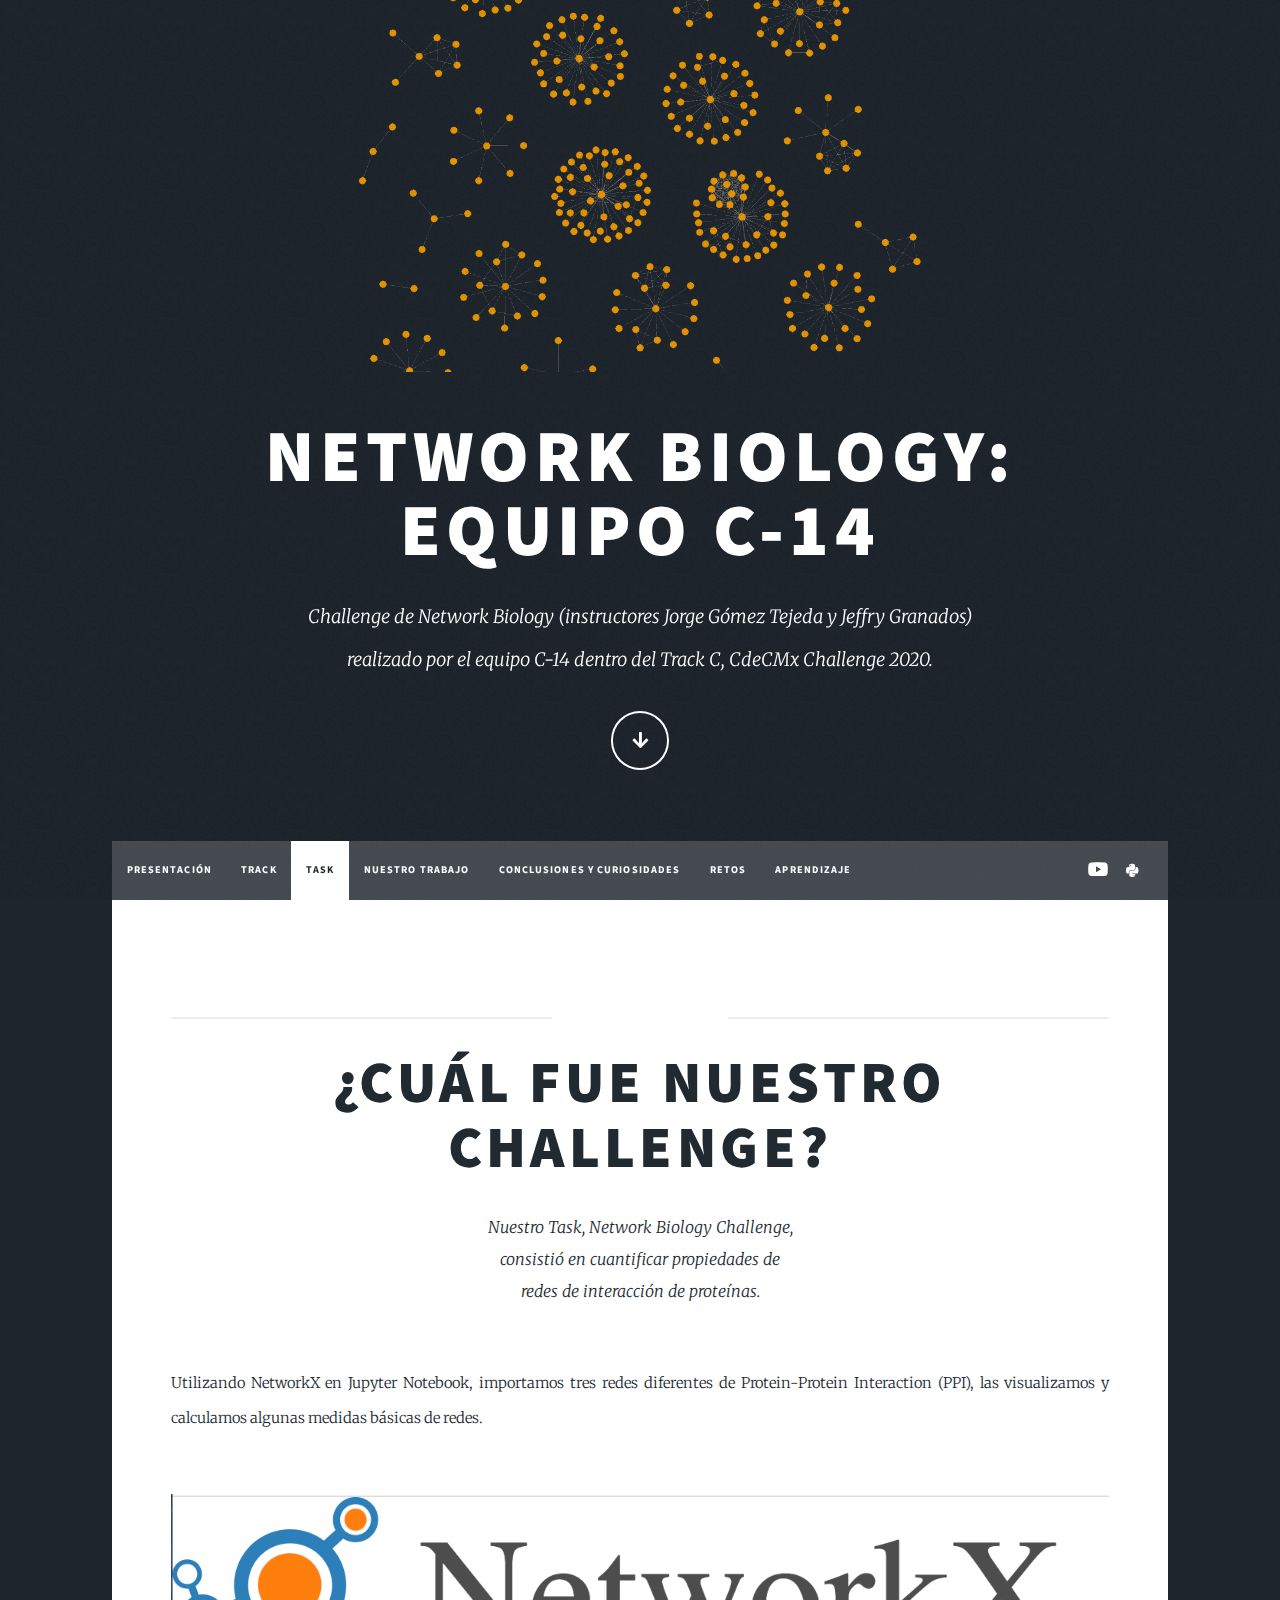
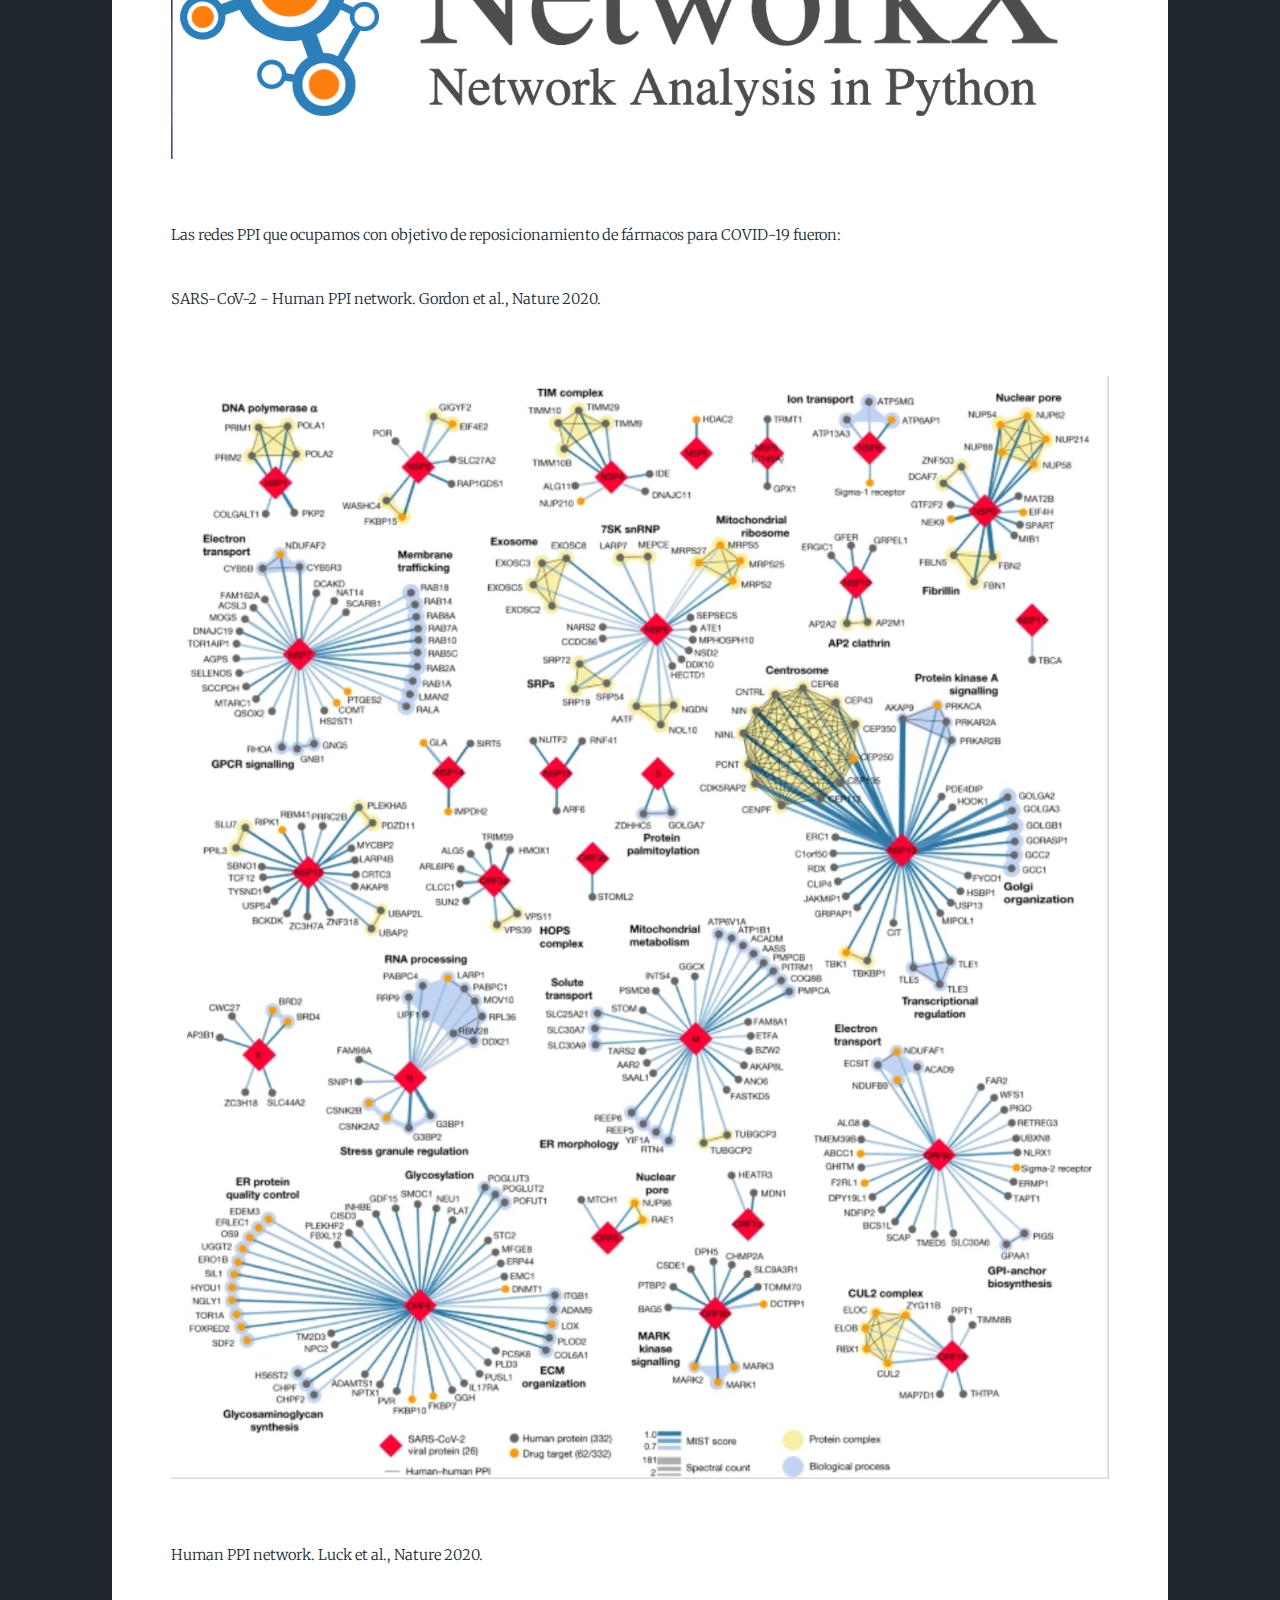
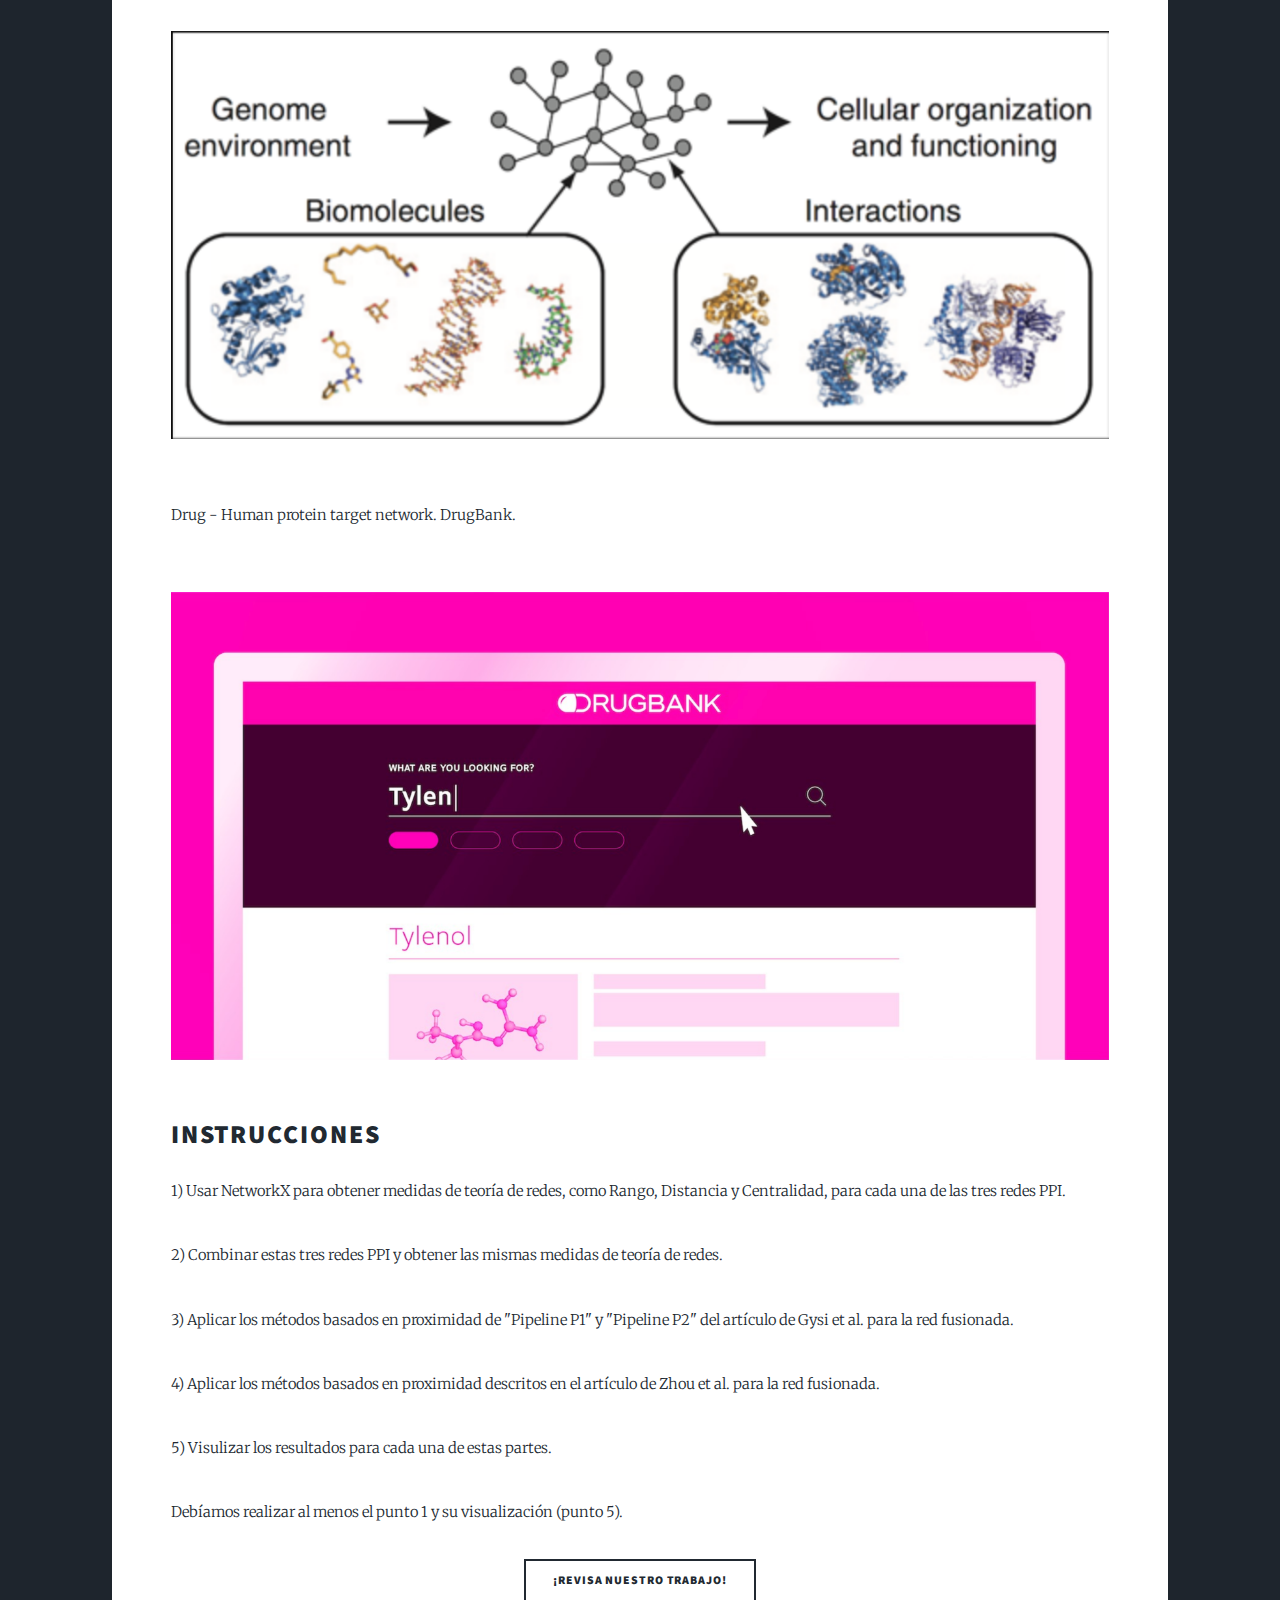
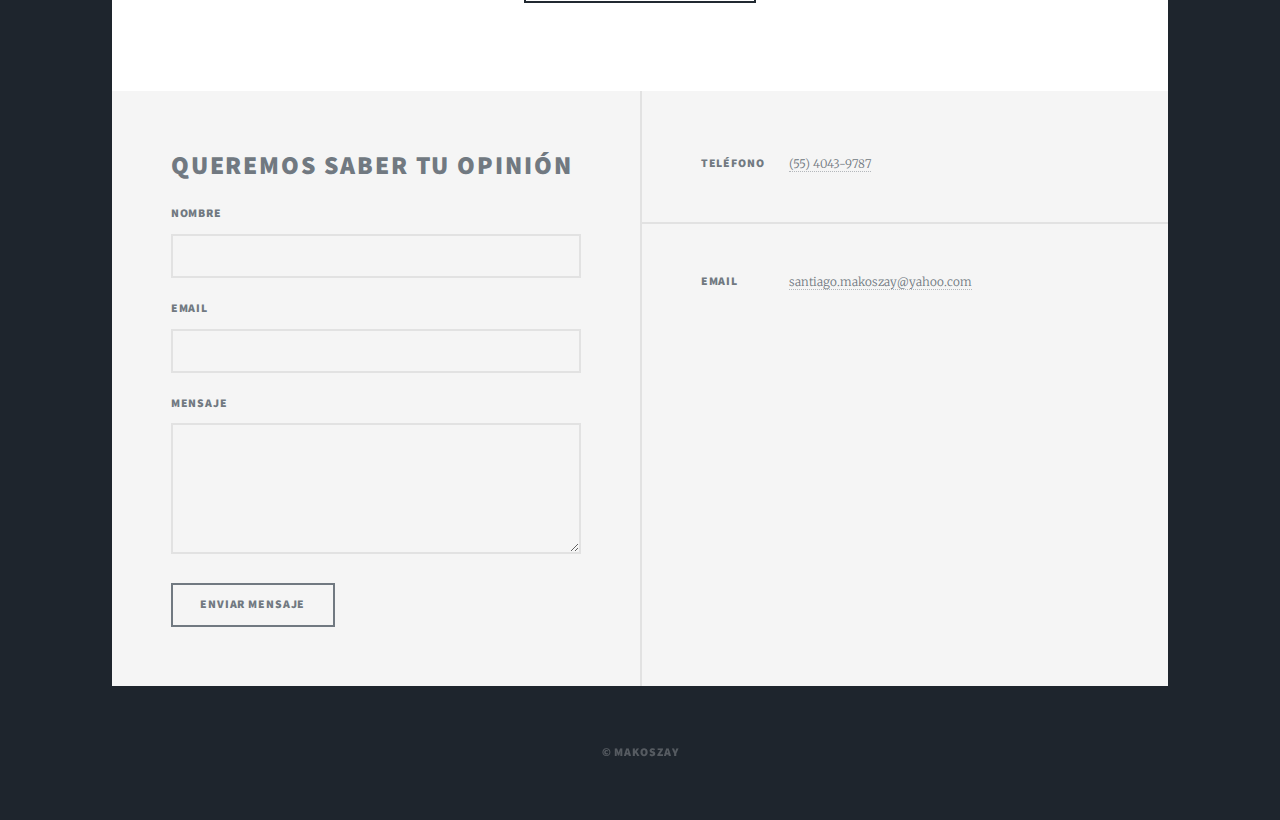
<file: solicitudes.html>
<!DOCTYPE HTML>
<!--
	Massively by HTML5 UP
	html5up.net | @ajlkn
	Free for personal and commercial use under the CCA 3.0 license (html5up.net/license)
-->
<html>
	<head>
		<title>C-14</title>
		<meta charset="utf-8" />
		<meta name="viewport" content="width=device-width, initial-scale=1, user-scalable=no" />
		<link rel="stylesheet" href="assets/css/main.css" />
		<noscript><link rel="stylesheet" href="assets/css/noscript.css" /></noscript>
	</head>
	<body class="is-preload">

		<!-- Wrapper -->
			<div id="wrapper">
				
				<!-- Intro -->
					<div id="intro">
						<h1>Network Biology:<br />
						Equipo c-14</h1>
						<p>Challenge de Network Biology (instructores Jorge Gómez Tejeda y Jeffry Granados)<br />
						realizado por el equipo C-14 dentro del Track C, CdeCMx Challenge 2020.</p>
						<ul class="actions">
							<li><a href="#header" class="button icon solid solo fa-arrow-down scrolly">Continue</a></li>
						</ul>
					</div>

				<!-- Header -->
					<header id="header">
						<a href="index.html" class="logo">Network Biology - C14</a>
					</header>

				<!-- Nav -->
					<nav id="nav">
						<ul class="links">
							<li><a href="index.html">Presentación</a></li>
							<li><a href="donaciones.html">Track</a></li>
							<li class="active"><a href="solicitudes.html">Task</a></li>
							<li><a href="impacto.html">Nuestro Trabajo</a></li>
							<li><a href="abuelito.html">Conclusiones y curiosidades</a></li>
							<li><a href="notas.html">Retos</a></li>
							<li><a href="contacto.html">Aprendizaje</a></li>
						</ul>
						<ul class="icons">
							<li><a href="https://youtu.be/c-H8Kq5N8fA" target=”_blank” class="icon brands fab fa-youtube"><span class="label">Youtube</span></a></li>
							<li><a href="https://colab.research.google.com/drive/1BYM7Ilppk82r1k13tnCq5NGWnOAUT_sk?usp=sharing" class="icon brands"><i class="fab fa-python"></i><span class="label">Código Python</span></a></li>
						</ul>
					</nav>

				<!-- Main -->
					<div id="main">

						<!-- Post -->
							<section class="post">
								<header class="major">
									<span class="date"></span>
									<br>
									<h1>¿Cuál fue nuestro Challenge?</h1>
									<p>Nuestro Task, Network Biology Challenge,<br />
									consistió en cuantificar propiedades de<br />
									redes de interacción de proteínas.</p>
								</header>
								<p>Utilizando NetworkX en Jupyter Notebook, importamos tres redes diferentes de Protein-Protein Interaction (PPI), las visualizamos y calculamos algunas medidas básicas de redes.</p>
								<div class="image main"><img src="images/NetworkX.png" alt="" /></div>
								<p>Las redes PPI que ocupamos con objetivo de reposicionamiento de fármacos para COVID-19 fueron:<p>
								<p>SARS-CoV-2 - Human PPI network. Gordon et al., Nature 2020.<p>
								<div class="image main"><a href="https://www.nature.com/articles/s41586-020-2286-9" target=”_blank”><img src="images/articulo_uno.png" alt="" /></a></div>
								<p>Human PPI network. Luck et al., Nature 2020.<p>
								<div class="image main"><a href="https://www.nature.com/articles/s41586-020-2188-x" target=”_blank”><img src="images/articulo_dos.png" alt="" /></a></div>
								<p>Drug - Human protein target network. DrugBank.<p>
								<div class="image main"><a href="https://www.drugbank.ca/" target=”_blank”><img src="images/articulo_tres.png" alt="" /></a></div>
								<h2>Instrucciones</h2>
								<p>1) Usar NetworkX para obtener medidas de teoría de redes, como Rango, Distancia y Centralidad, para cada una de las tres redes PPI.<p>
								<p>2) Combinar estas tres redes PPI y obtener las mismas medidas de teoría de redes.<p>
								<p>3) Aplicar los métodos basados en proximidad de "Pipeline P1" y "Pipeline P2" del artículo de Gysi et al. para la red fusionada.<p>
								<p>4) Aplicar los métodos basados en proximidad descritos en el artículo de Zhou et al. para la red fusionada.<p>
								<p>5) Visulizar los resultados para cada una de estas partes.<p>
								<p>Debíamos realizar al menos el punto 1 y su visualización (punto 5).<p>
								
								<ul class="actions special">
										<li><a href="impacto.html" class="button">¡Revisa nuestro trabajo!</a></li>
								</ul>
								
								
							</section>

					</div>

				<!-- Footer -->
					<footer id="footer">
						<section>
							<h2>Queremos saber tu opinión</h2>
							<form method="post" action="santiago.makoszay@yahoo.com?subject=Opinión Task equipo C-14">
								<div class="fields">
									<div class="field">
										<label for="name">Nombre</label>
										<input type="text" name="nombre" id="nombre" />
									</div>
									<div class="field">
										<label for="email">Email</label>
										<input type="text" name="email" id="email" />
									</div>
									<div class="field">
										<label for="message">Mensaje</label>
										<textarea name="mensaje" id="mensaje" rows="3"></textarea>
									</div>
								</div>
								<ul class="actions">
									<li><input type="submit" value="Enviar Mensaje" /></li>
								</ul>
							</form>
						</section>
						<section class="split contact">
							<section>
								<h3>Teléfono</h3>
								<p><a href="tel:+525540439787">(55) 4043-9787</a></p>
							</section>
							<section>
								<h3>Email</h3>
								<p><a href="mailto:santiago.makoszay@yahoo.com">santiago.makoszay@yahoo.com</a></p>
							</section>
						</section>
					</footer>

				<!-- Copyright -->
					<div id="copyright">
						<ul><li>&copy; Makoszay</li></ul>
					</div>

			</div>

		<!-- Scripts -->
			<script src="assets/js/jquery.min.js"></script>
			<script src="assets/js/jquery.scrollex.min.js"></script>
			<script src="assets/js/jquery.scrolly.min.js"></script>
			<script src="assets/js/browser.min.js"></script>
			<script src="assets/js/breakpoints.min.js"></script>
			<script src="assets/js/util.js"></script>
			<script src="assets/js/main.js"></script>

	</body>
</html>
</file>
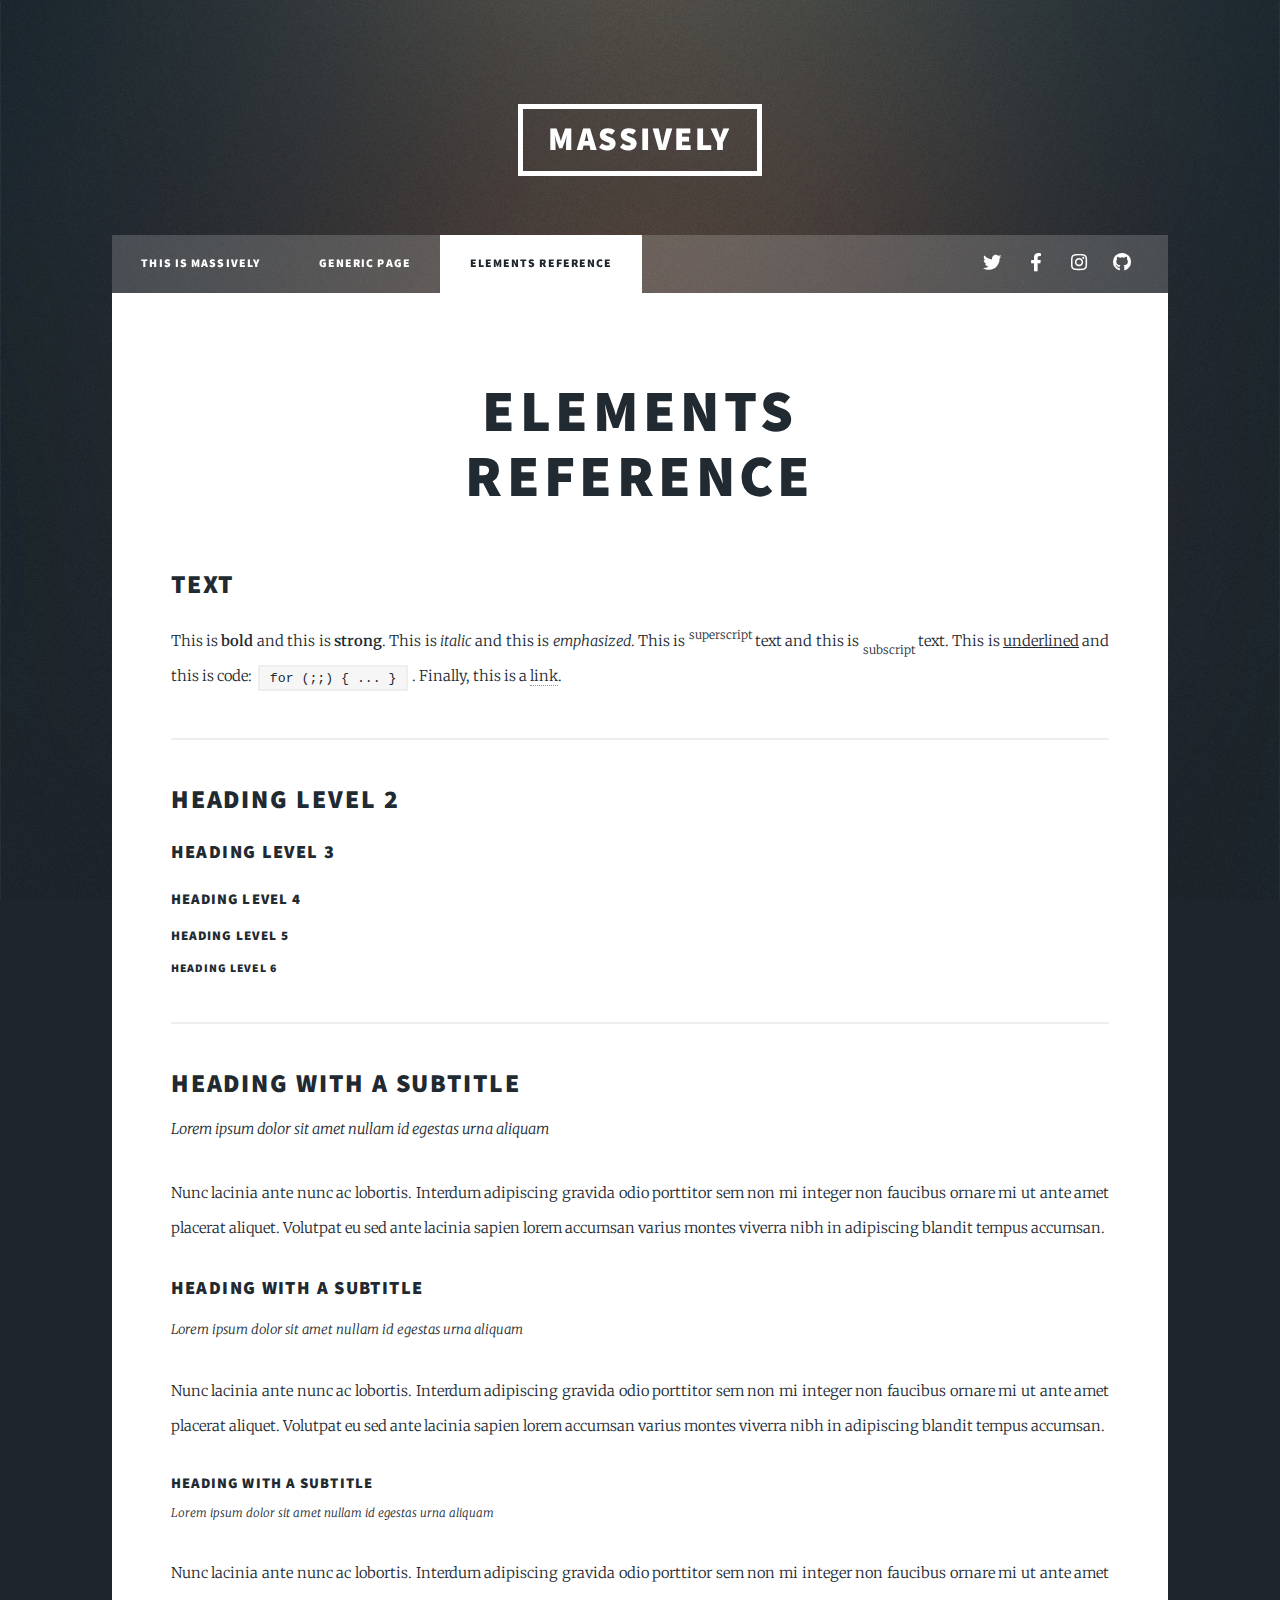
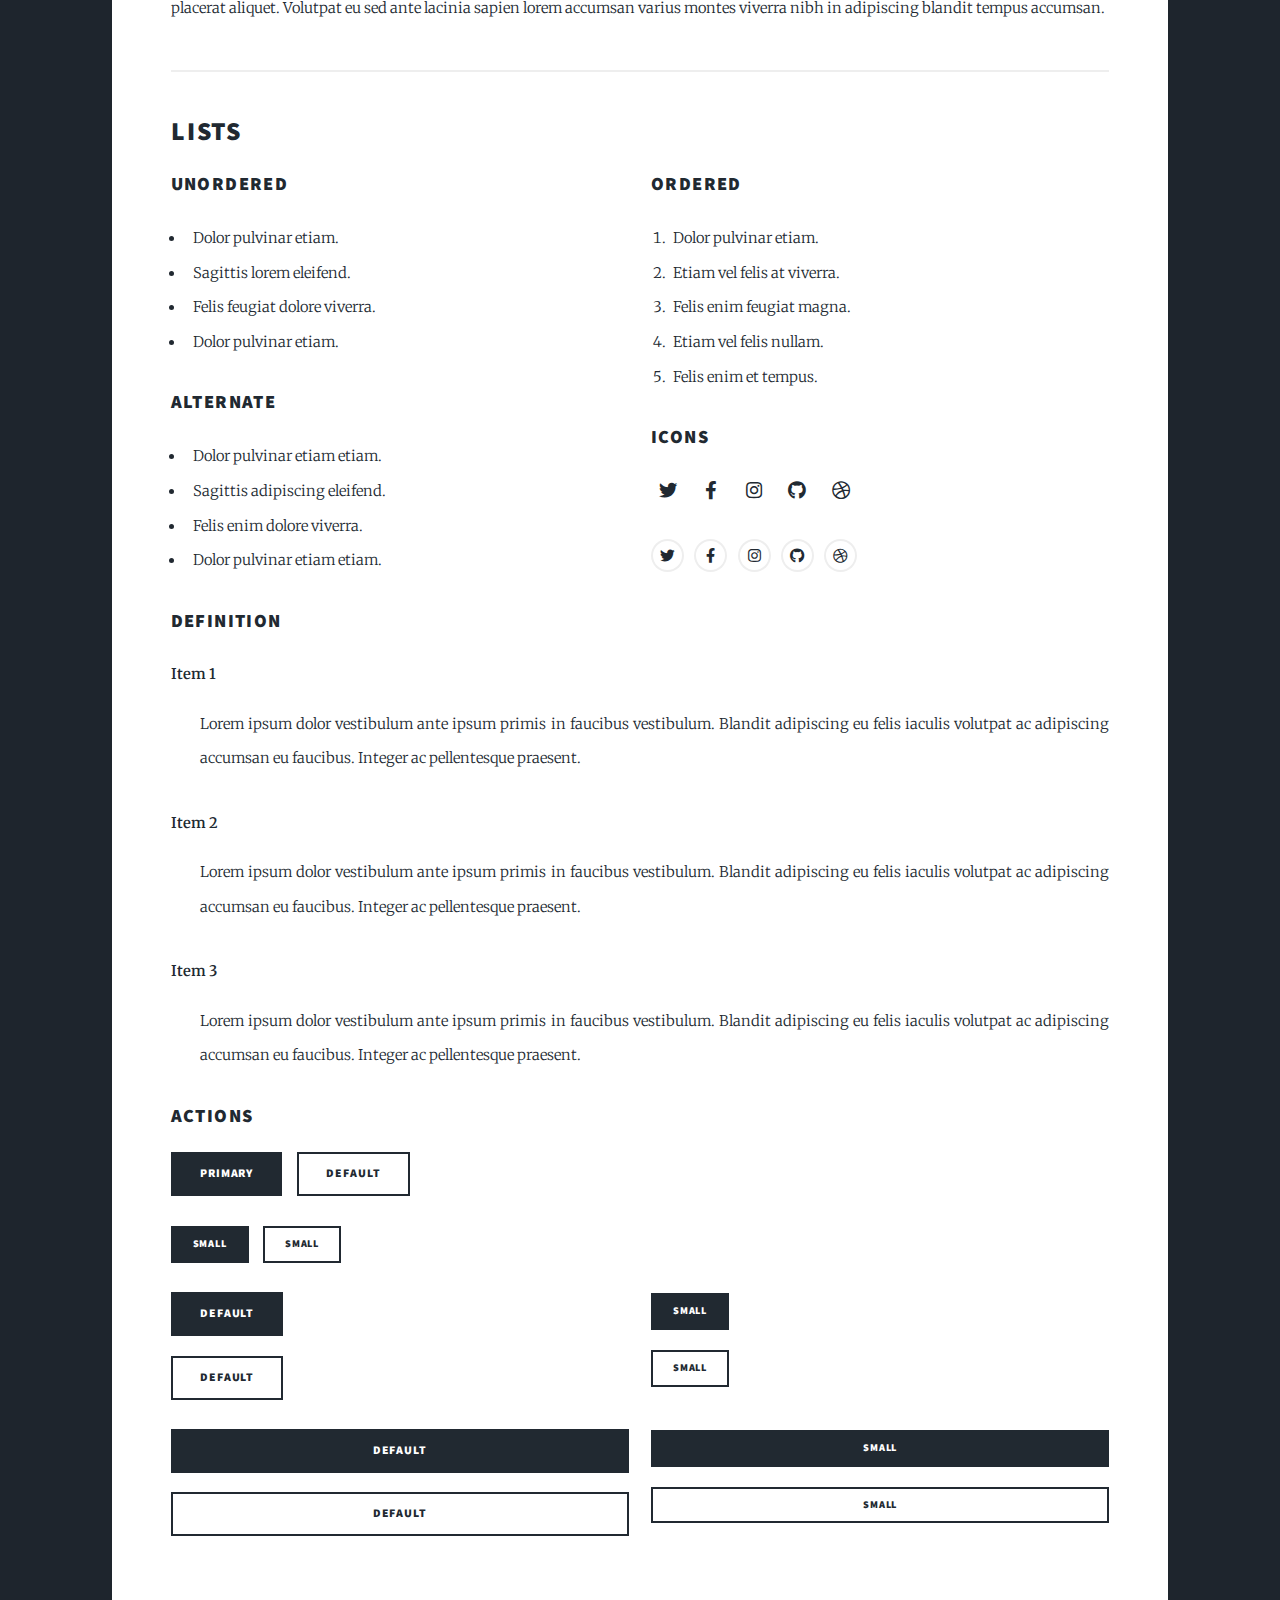
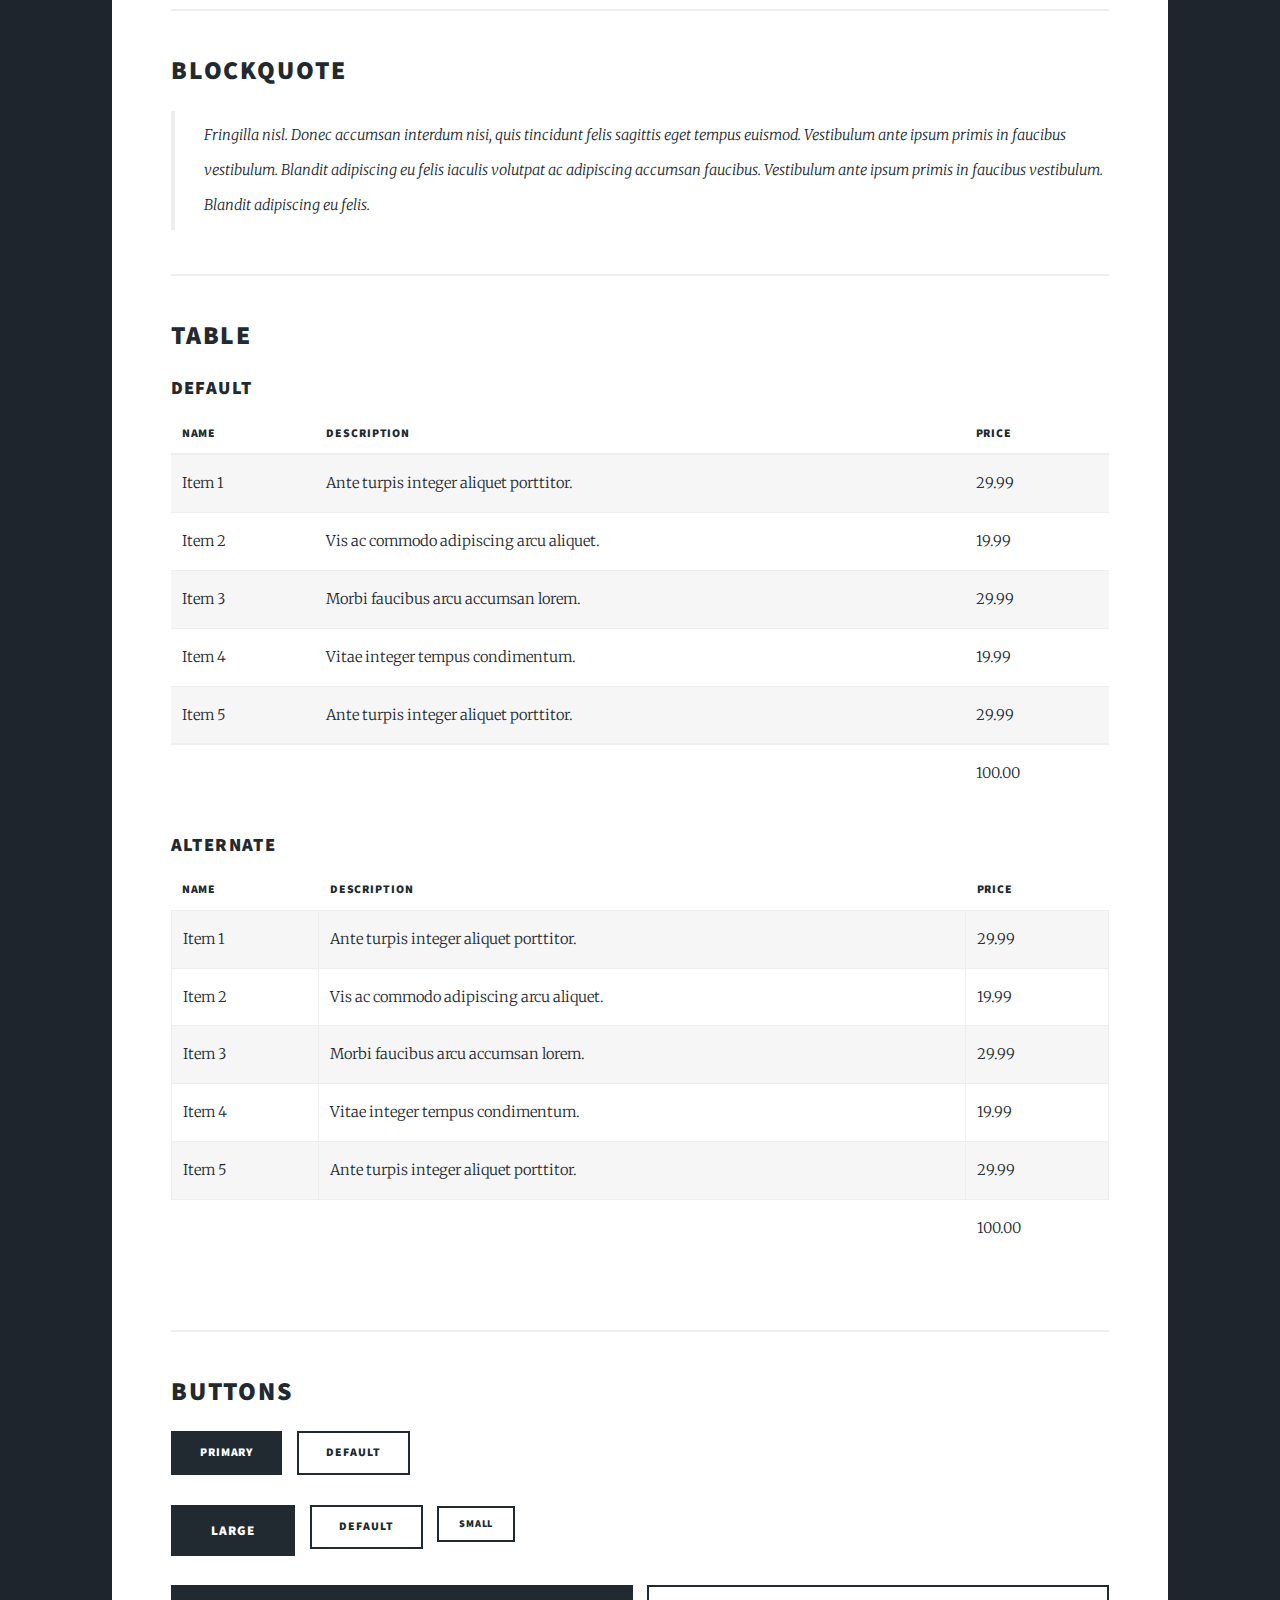
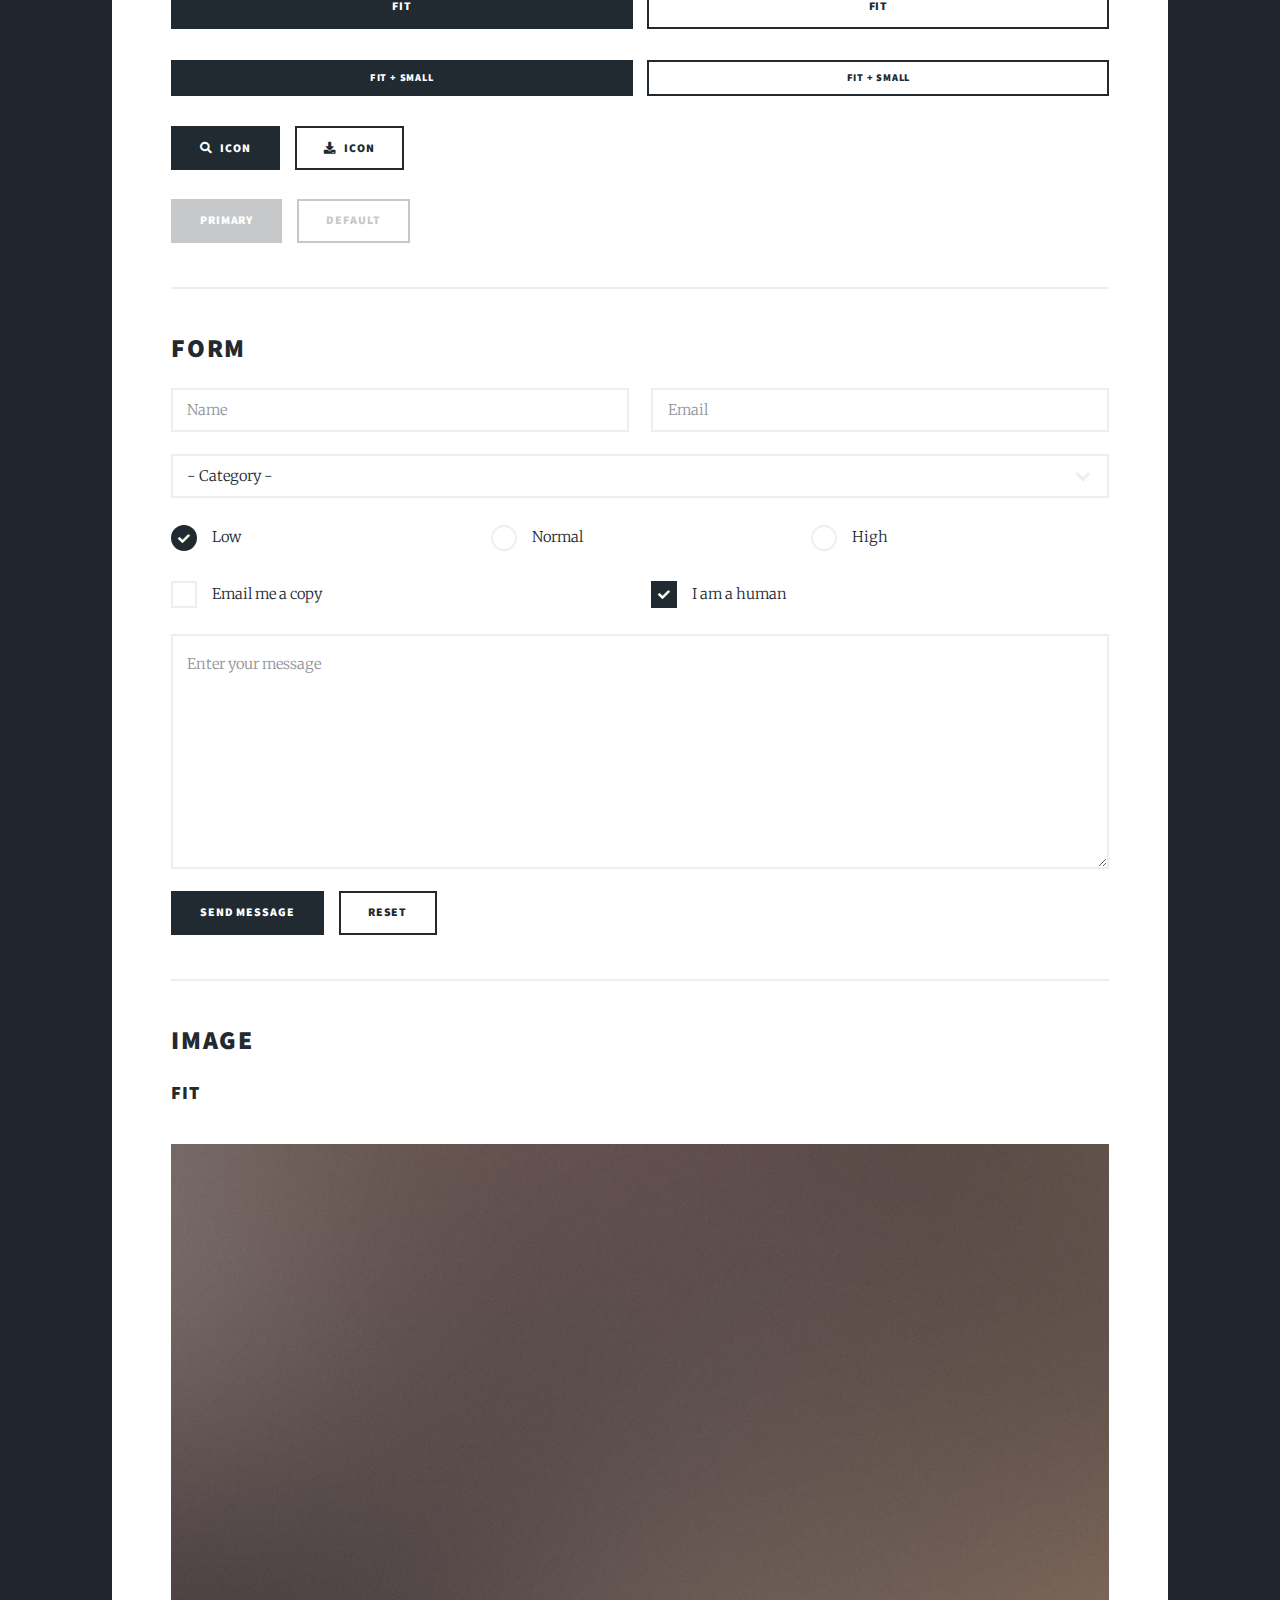
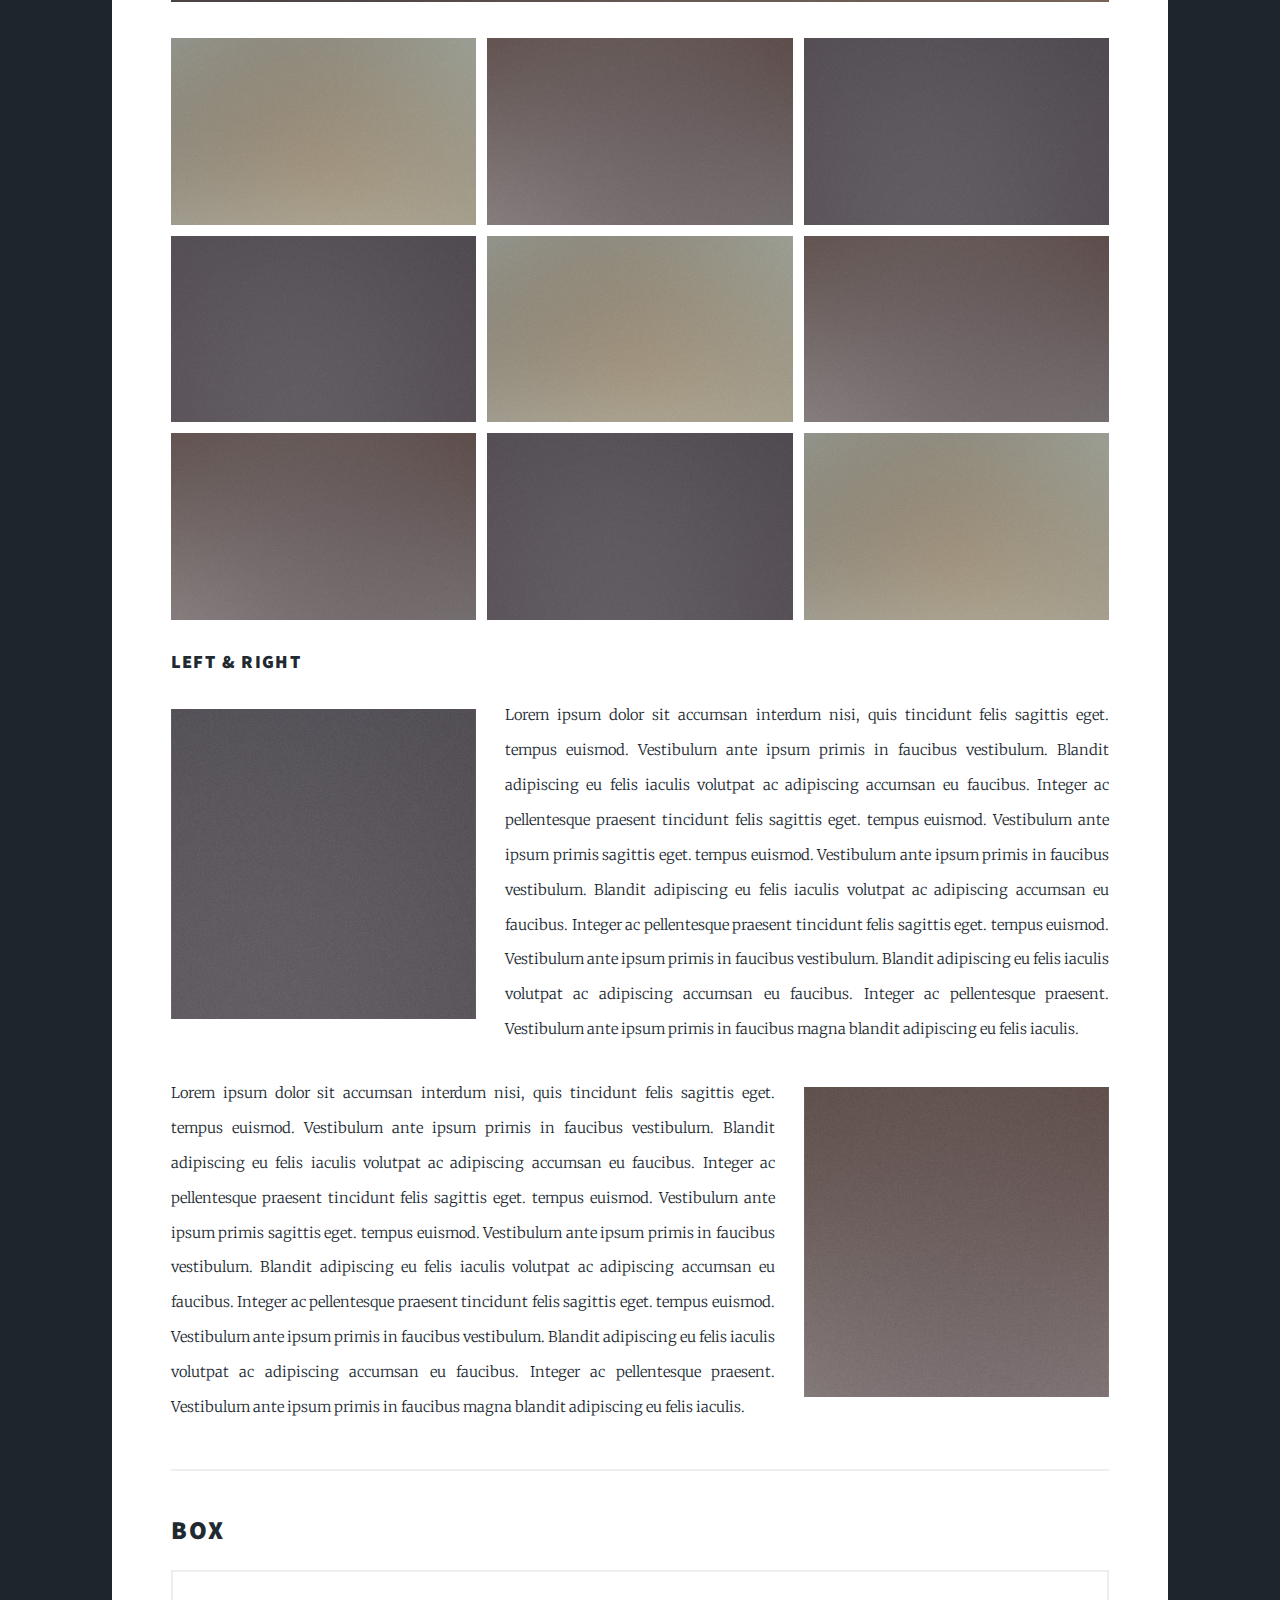
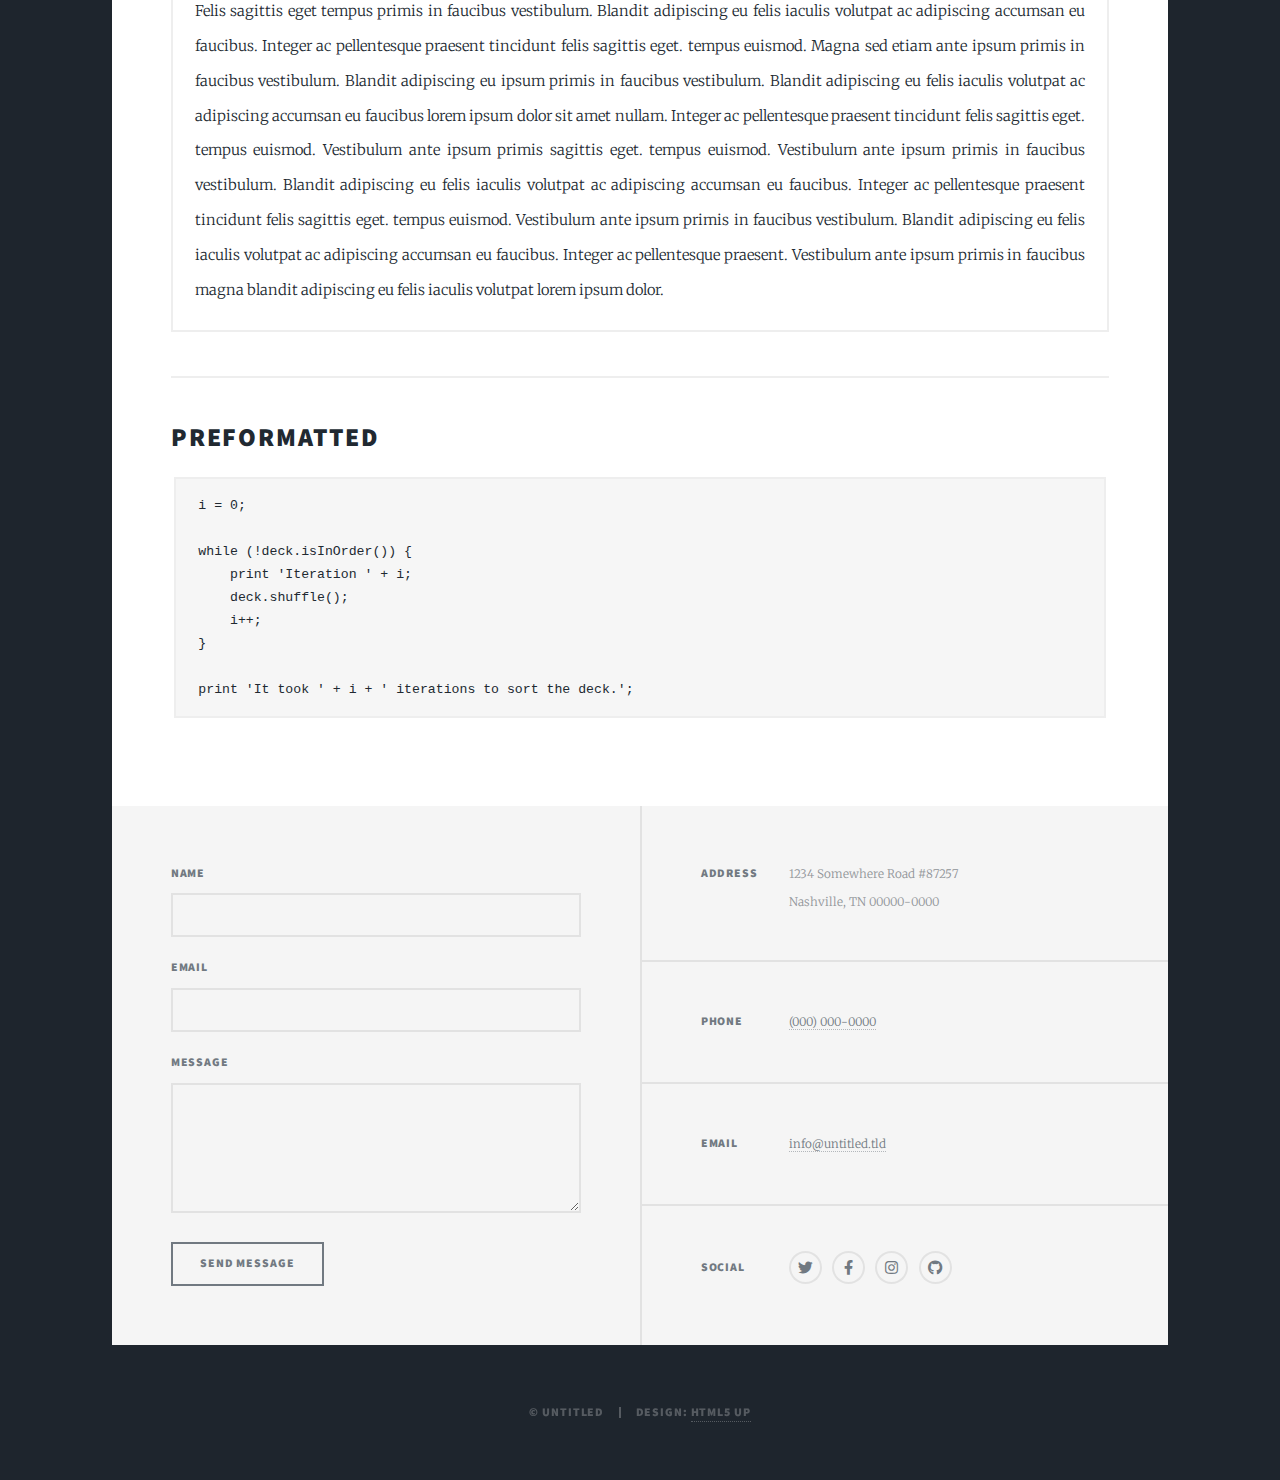
<file: original/elements.html>
<!DOCTYPE HTML>
<!--
	Massively by HTML5 UP
	html5up.net | @ajlkn
	Free for personal and commercial use under the CCA 3.0 license (html5up.net/license)
-->
<html>
	<head>
		<title>Elements Reference - Massively by HTML5 UP</title>
		<meta charset="utf-8" />
		<meta name="viewport" content="width=device-width, initial-scale=1, user-scalable=no" />
		<link rel="stylesheet" href="assets/css/main.css" />
		<noscript><link rel="stylesheet" href="assets/css/noscript.css" /></noscript>
	</head>
	<body class="is-preload">

		<!-- Wrapper -->
			<div id="wrapper">

				<!-- Header -->
					<header id="header">
						<a href="index.html" class="logo">Massively</a>
					</header>

				<!-- Nav -->
					<nav id="nav">
						<ul class="links">
							<li><a href="index.html">This is Massively</a></li>
							<li><a href="generic.html">Generic Page</a></li>
							<li class="active"><a href="elements.html">Elements Reference</a></li>
						</ul>
						<ul class="icons">
							<li><a href="#" class="icon brands fa-twitter"><span class="label">Twitter</span></a></li>
							<li><a href="#" class="icon brands fa-facebook-f"><span class="label">Facebook</span></a></li>
							<li><a href="#" class="icon brands fa-instagram"><span class="label">Instagram</span></a></li>
							<li><a href="#" class="icon brands fa-github"><span class="label">GitHub</span></a></li>
						</ul>
					</nav>

				<!-- Main -->
					<div id="main">

						<!-- Post -->
							<section class="post">
								<header class="major">
									<h1>Elements<br />
									Reference</h1>
								</header>

								<!-- Text stuff -->
									<h2>Text</h2>
									<p>This is <b>bold</b> and this is <strong>strong</strong>. This is <i>italic</i> and this is <em>emphasized</em>.
									This is <sup>superscript</sup> text and this is <sub>subscript</sub> text.
									This is <u>underlined</u> and this is code: <code>for (;;) { ... }</code>.
									Finally, this is a <a href="#">link</a>.</p>
									<hr />
									<h2>Heading Level 2</h2>
									<h3>Heading Level 3</h3>
									<h4>Heading Level 4</h4>
									<h5>Heading Level 5</h5>
									<h6>Heading Level 6</h6>
									<hr />
									<header>
										<h2>Heading with a Subtitle</h2>
										<p>Lorem ipsum dolor sit amet nullam id egestas urna aliquam</p>
									</header>
									<p>Nunc lacinia ante nunc ac lobortis. Interdum adipiscing gravida odio porttitor sem non mi integer non faucibus ornare mi ut ante amet placerat aliquet. Volutpat eu sed ante lacinia sapien lorem accumsan varius montes viverra nibh in adipiscing blandit tempus accumsan.</p>
									<header>
										<h3>Heading with a Subtitle</h3>
										<p>Lorem ipsum dolor sit amet nullam id egestas urna aliquam</p>
									</header>
									<p>Nunc lacinia ante nunc ac lobortis. Interdum adipiscing gravida odio porttitor sem non mi integer non faucibus ornare mi ut ante amet placerat aliquet. Volutpat eu sed ante lacinia sapien lorem accumsan varius montes viverra nibh in adipiscing blandit tempus accumsan.</p>
									<header>
										<h4>Heading with a Subtitle</h4>
										<p>Lorem ipsum dolor sit amet nullam id egestas urna aliquam</p>
									</header>
									<p>Nunc lacinia ante nunc ac lobortis. Interdum adipiscing gravida odio porttitor sem non mi integer non faucibus ornare mi ut ante amet placerat aliquet. Volutpat eu sed ante lacinia sapien lorem accumsan varius montes viverra nibh in adipiscing blandit tempus accumsan.</p>

									<hr />

								<!-- Lists -->
									<h2>Lists</h2>
									<div class="row">
										<div class="col-6 col-12-small">

											<h3>Unordered</h3>
											<ul>
												<li>Dolor pulvinar etiam.</li>
												<li>Sagittis lorem eleifend.</li>
												<li>Felis feugiat dolore viverra.</li>
												<li>Dolor pulvinar etiam.</li>
											</ul>

											<h3>Alternate</h3>
											<ul class="alt">
												<li>Dolor pulvinar etiam etiam.</li>
												<li>Sagittis adipiscing eleifend.</li>
												<li>Felis enim dolore viverra.</li>
												<li>Dolor pulvinar etiam etiam.</li>
											</ul>

										</div>
										<div class="col-6 col-12-small">

											<h3>Ordered</h3>
											<ol>
												<li>Dolor pulvinar etiam.</li>
												<li>Etiam vel felis at viverra.</li>
												<li>Felis enim feugiat magna.</li>
												<li>Etiam vel felis nullam.</li>
												<li>Felis enim et tempus.</li>
											</ol>

											<h3>Icons</h3>
											<ul class="icons">
												<li><a href="#" class="icon brands fa-twitter"><span class="label">Twitter</span></a></li>
												<li><a href="#" class="icon brands fa-facebook-f"><span class="label">Facebook</span></a></li>
												<li><a href="#" class="icon brands fa-instagram"><span class="label">Instagram</span></a></li>
												<li><a href="#" class="icon brands fa-github"><span class="label">Github</span></a></li>
												<li><a href="#" class="icon brands fa-dribbble"><span class="label">Dribbble</span></a></li>
											</ul>
											<ul class="icons alt">
												<li><a href="#" class="icon brands alt fa-twitter"><span class="label">Twitter</span></a></li>
												<li><a href="#" class="icon brands alt fa-facebook-f"><span class="label">Facebook</span></a></li>
												<li><a href="#" class="icon brands alt fa-instagram"><span class="label">Instagram</span></a></li>
												<li><a href="#" class="icon brands alt fa-github"><span class="label">Github</span></a></li>
												<li><a href="#" class="icon brands alt fa-dribbble"><span class="label">Dribbble</span></a></li>
											</ul>

										</div>
									</div>
									<h3>Definition</h3>
									<dl>
										<dt>Item 1</dt>
										<dd>
											<p>Lorem ipsum dolor vestibulum ante ipsum primis in faucibus vestibulum. Blandit adipiscing eu felis iaculis volutpat ac adipiscing accumsan eu faucibus. Integer ac pellentesque praesent.</p>
										</dd>
										<dt>Item 2</dt>
										<dd>
											<p>Lorem ipsum dolor vestibulum ante ipsum primis in faucibus vestibulum. Blandit adipiscing eu felis iaculis volutpat ac adipiscing accumsan eu faucibus. Integer ac pellentesque praesent.</p>
										</dd>
										<dt>Item 3</dt>
										<dd>
											<p>Lorem ipsum dolor vestibulum ante ipsum primis in faucibus vestibulum. Blandit adipiscing eu felis iaculis volutpat ac adipiscing accumsan eu faucibus. Integer ac pellentesque praesent.</p>
										</dd>
									</dl>

									<h3>Actions</h3>
									<ul class="actions">
										<li><a href="#" class="button primary">Primary</a></li>
										<li><a href="#" class="button">Default</a></li>
									</ul>
									<ul class="actions small">
										<li><a href="#" class="button primary small">Small</a></li>
										<li><a href="#" class="button small">Small</a></li>
									</ul>
									<div class="row">
										<div class="col-6 col-12-small">
											<ul class="actions stacked">
												<li><a href="#" class="button primary">Default</a></li>
												<li><a href="#" class="button">Default</a></li>
											</ul>
										</div>
										<div class="col-6 col-12-small">
											<ul class="actions stacked">
												<li><a href="#" class="button primary small">Small</a></li>
												<li><a href="#" class="button small">Small</a></li>
											</ul>
										</div>
									</div>
									<div class="row">
										<div class="col-6 col-12-small">
											<ul class="actions stacked">
												<li><a href="#" class="button primary fit">Default</a></li>
												<li><a href="#" class="button fit">Default</a></li>
											</ul>
										</div>
										<div class="col-6 col-12-small">
											<ul class="actions stacked">
												<li><a href="#" class="button primary small fit">Small</a></li>
												<li><a href="#" class="button small fit">Small</a></li>
											</ul>
										</div>
									</div>

									<hr />

								<!-- Blockquote -->
									<h2>Blockquote</h2>
									<blockquote>Fringilla nisl. Donec accumsan interdum nisi, quis tincidunt felis sagittis eget tempus euismod. Vestibulum ante ipsum primis in faucibus vestibulum. Blandit adipiscing eu felis iaculis volutpat ac adipiscing accumsan faucibus. Vestibulum ante ipsum primis in faucibus vestibulum. Blandit adipiscing eu felis.</blockquote>

									<hr />

								<!-- Table -->
									<h2>Table</h2>

									<h3>Default</h3>
									<div class="table-wrapper">
										<table>
											<thead>
												<tr>
													<th>Name</th>
													<th>Description</th>
													<th>Price</th>
												</tr>
											</thead>
											<tbody>
												<tr>
													<td>Item 1</td>
													<td>Ante turpis integer aliquet porttitor.</td>
													<td>29.99</td>
												</tr>
												<tr>
													<td>Item 2</td>
													<td>Vis ac commodo adipiscing arcu aliquet.</td>
													<td>19.99</td>
												</tr>
												<tr>
													<td>Item 3</td>
													<td> Morbi faucibus arcu accumsan lorem.</td>
													<td>29.99</td>
												</tr>
												<tr>
													<td>Item 4</td>
													<td>Vitae integer tempus condimentum.</td>
													<td>19.99</td>
												</tr>
												<tr>
													<td>Item 5</td>
													<td>Ante turpis integer aliquet porttitor.</td>
													<td>29.99</td>
												</tr>
											</tbody>
											<tfoot>
												<tr>
													<td colspan="2"></td>
													<td>100.00</td>
												</tr>
											</tfoot>
										</table>
									</div>

									<h3>Alternate</h3>
									<div class="table-wrapper">
										<table class="alt">
											<thead>
												<tr>
													<th>Name</th>
													<th>Description</th>
													<th>Price</th>
												</tr>
											</thead>
											<tbody>
												<tr>
													<td>Item 1</td>
													<td>Ante turpis integer aliquet porttitor.</td>
													<td>29.99</td>
												</tr>
												<tr>
													<td>Item 2</td>
													<td>Vis ac commodo adipiscing arcu aliquet.</td>
													<td>19.99</td>
												</tr>
												<tr>
													<td>Item 3</td>
													<td> Morbi faucibus arcu accumsan lorem.</td>
													<td>29.99</td>
												</tr>
												<tr>
													<td>Item 4</td>
													<td>Vitae integer tempus condimentum.</td>
													<td>19.99</td>
												</tr>
												<tr>
													<td>Item 5</td>
													<td>Ante turpis integer aliquet porttitor.</td>
													<td>29.99</td>
												</tr>
											</tbody>
											<tfoot>
												<tr>
													<td colspan="2"></td>
													<td>100.00</td>
												</tr>
											</tfoot>
										</table>
									</div>

									<hr />

								<!-- Buttons -->
									<h2>Buttons</h2>
									<ul class="actions">
										<li><a href="#" class="button primary">Primary</a></li>
										<li><a href="#" class="button">Default</a></li>
									</ul>
									<ul class="actions">
										<li><a href="#" class="button primary large">Large</a></li>
										<li><a href="#" class="button">Default</a></li>
										<li><a href="#" class="button small">Small</a></li>
									</ul>
									<ul class="actions fit">
										<li><a href="#" class="button primary fit">Fit</a></li>
										<li><a href="#" class="button fit">Fit</a></li>
									</ul>
									<ul class="actions fit small">
										<li><a href="#" class="button primary fit small">Fit + Small</a></li>
										<li><a href="#" class="button fit small">Fit + Small</a></li>
									</ul>
									<ul class="actions">
										<li><a href="#" class="button primary icon solid fa-search">Icon</a></li>
										<li><a href="#" class="button icon solid fa-download">Icon</a></li>
									</ul>
									<ul class="actions">
										<li><span class="button primary disabled">Primary</span></li>
										<li><span class="button disabled">Default</span></li>
									</ul>

									<hr />

								<!-- Form -->
									<h2>Form</h2>

									<form method="post" action="#">
										<div class="row gtr-uniform">
											<div class="col-6 col-12-xsmall">
												<input type="text" name="demo-name" id="demo-name" value="" placeholder="Name" />
											</div>
											<div class="col-6 col-12-xsmall">
												<input type="email" name="demo-email" id="demo-email" value="" placeholder="Email" />
											</div>
											<!-- Break -->
											<div class="col-12">
												<select name="demo-category" id="demo-category">
													<option value="">- Category -</option>
													<option value="1">Manufacturing</option>
													<option value="1">Shipping</option>
													<option value="1">Administration</option>
													<option value="1">Human Resources</option>
												</select>
											</div>
											<!-- Break -->
											<div class="col-4 col-12-small">
												<input type="radio" id="demo-priority-low" name="demo-priority" checked>
												<label for="demo-priority-low">Low</label>
											</div>
											<div class="col-4 col-12-small">
												<input type="radio" id="demo-priority-normal" name="demo-priority">
												<label for="demo-priority-normal">Normal</label>
											</div>
											<div class="col-4 col-12-small">
												<input type="radio" id="demo-priority-high" name="demo-priority">
												<label for="demo-priority-high">High</label>
											</div>
											<!-- Break -->
											<div class="col-6 col-12-small">
												<input type="checkbox" id="demo-copy" name="demo-copy">
												<label for="demo-copy">Email me a copy</label>
											</div>
											<div class="col-6 col-12-small">
												<input type="checkbox" id="demo-human" name="demo-human" checked>
												<label for="demo-human">I am a human</label>
											</div>
											<!-- Break -->
											<div class="col-12">
												<textarea name="demo-message" id="demo-message" placeholder="Enter your message" rows="6"></textarea>
											</div>
											<!-- Break -->
											<div class="col-12">
												<ul class="actions">
													<li><input type="submit" value="Send Message" class="primary" /></li>
													<li><input type="reset" value="Reset" /></li>
												</ul>
											</div>
										</div>
									</form>

									<hr />

								<!-- Image -->
									<h2>Image</h2>

									<h3>Fit</h3>
									<span class="image fit"><img src="images/pic01.jpg" alt="" /></span>
									<div class="box alt">
										<div class="row gtr-50 gtr-uniform">
											<div class="col-4"><span class="image fit"><img src="images/pic02.jpg" alt="" /></span></div>
											<div class="col-4"><span class="image fit"><img src="images/pic03.jpg" alt="" /></span></div>
											<div class="col-4"><span class="image fit"><img src="images/pic04.jpg" alt="" /></span></div>
											<!-- Break -->
											<div class="col-4"><span class="image fit"><img src="images/pic04.jpg" alt="" /></span></div>
											<div class="col-4"><span class="image fit"><img src="images/pic02.jpg" alt="" /></span></div>
											<div class="col-4"><span class="image fit"><img src="images/pic03.jpg" alt="" /></span></div>
											<!-- Break -->
											<div class="col-4"><span class="image fit"><img src="images/pic03.jpg" alt="" /></span></div>
											<div class="col-4"><span class="image fit"><img src="images/pic04.jpg" alt="" /></span></div>
											<div class="col-4"><span class="image fit"><img src="images/pic02.jpg" alt="" /></span></div>
										</div>
									</div>

									<h3>Left &amp; Right</h3>
									<p><span class="image left"><img src="images/pic08.jpg" alt="" /></span>Lorem ipsum dolor sit accumsan interdum nisi, quis tincidunt felis sagittis eget. tempus euismod. Vestibulum ante ipsum primis in faucibus vestibulum. Blandit adipiscing eu felis iaculis volutpat ac adipiscing accumsan eu faucibus. Integer ac pellentesque praesent tincidunt felis sagittis eget. tempus euismod. Vestibulum ante ipsum primis sagittis eget. tempus euismod. Vestibulum ante ipsum primis in faucibus vestibulum. Blandit adipiscing eu felis iaculis volutpat ac adipiscing accumsan eu faucibus. Integer ac pellentesque praesent tincidunt felis sagittis eget. tempus euismod. Vestibulum ante ipsum primis in faucibus vestibulum. Blandit adipiscing eu felis iaculis volutpat ac adipiscing accumsan eu faucibus. Integer ac pellentesque praesent. Vestibulum ante ipsum primis in faucibus magna blandit adipiscing eu felis iaculis.</p>
									<p><span class="image right"><img src="images/pic09.jpg" alt="" /></span>Lorem ipsum dolor sit accumsan interdum nisi, quis tincidunt felis sagittis eget. tempus euismod. Vestibulum ante ipsum primis in faucibus vestibulum. Blandit adipiscing eu felis iaculis volutpat ac adipiscing accumsan eu faucibus. Integer ac pellentesque praesent tincidunt felis sagittis eget. tempus euismod. Vestibulum ante ipsum primis sagittis eget. tempus euismod. Vestibulum ante ipsum primis in faucibus vestibulum. Blandit adipiscing eu felis iaculis volutpat ac adipiscing accumsan eu faucibus. Integer ac pellentesque praesent tincidunt felis sagittis eget. tempus euismod. Vestibulum ante ipsum primis in faucibus vestibulum. Blandit adipiscing eu felis iaculis volutpat ac adipiscing accumsan eu faucibus. Integer ac pellentesque praesent. Vestibulum ante ipsum primis in faucibus magna blandit adipiscing eu felis iaculis.</p>

									<hr />

								<!-- Box -->
									<h2>Box</h2>
									<div class="box">
										<p>Felis sagittis eget tempus primis in faucibus vestibulum. Blandit adipiscing eu felis iaculis volutpat ac adipiscing accumsan eu faucibus. Integer ac pellentesque praesent tincidunt felis sagittis eget. tempus euismod. Magna sed etiam ante ipsum primis in faucibus vestibulum. Blandit adipiscing eu ipsum primis in faucibus vestibulum. Blandit adipiscing eu felis iaculis volutpat ac adipiscing accumsan eu faucibus lorem ipsum dolor sit amet nullam. Integer ac pellentesque praesent tincidunt felis sagittis eget. tempus euismod. Vestibulum ante ipsum primis sagittis eget. tempus euismod. Vestibulum ante ipsum primis in faucibus vestibulum. Blandit adipiscing eu felis iaculis volutpat ac adipiscing accumsan eu faucibus. Integer ac pellentesque praesent tincidunt felis sagittis eget. tempus euismod. Vestibulum ante ipsum primis in faucibus vestibulum. Blandit adipiscing eu felis iaculis volutpat ac adipiscing accumsan eu faucibus. Integer ac pellentesque praesent. Vestibulum ante ipsum primis in faucibus magna blandit adipiscing eu felis iaculis volutpat lorem ipsum dolor.</p>
									</div>

									<hr />

								<!-- Preformatted Code -->
									<h2>Preformatted</h2>
									<pre><code>i = 0;

while (!deck.isInOrder()) {
    print 'Iteration ' + i;
    deck.shuffle();
    i++;
}

print 'It took ' + i + ' iterations to sort the deck.';
</code></pre>

							</section>

					</div>

				<!-- Footer -->
					<footer id="footer">
						<section>
							<form method="post" action="#">
								<div class="fields">
									<div class="field">
										<label for="name">Name</label>
										<input type="text" name="name" id="name" />
									</div>
									<div class="field">
										<label for="email">Email</label>
										<input type="text" name="email" id="email" />
									</div>
									<div class="field">
										<label for="message">Message</label>
										<textarea name="message" id="message" rows="3"></textarea>
									</div>
								</div>
								<ul class="actions">
									<li><input type="submit" value="Send Message" /></li>
								</ul>
							</form>
						</section>
						<section class="split contact">
							<section class="alt">
								<h3>Address</h3>
								<p>1234 Somewhere Road #87257<br />
								Nashville, TN 00000-0000</p>
							</section>
							<section>
								<h3>Phone</h3>
								<p><a href="#">(000) 000-0000</a></p>
							</section>
							<section>
								<h3>Email</h3>
								<p><a href="#">info@untitled.tld</a></p>
							</section>
							<section>
								<h3>Social</h3>
								<ul class="icons alt">
									<li><a href="#" class="icon brands alt fa-twitter"><span class="label">Twitter</span></a></li>
									<li><a href="#" class="icon brands alt fa-facebook-f"><span class="label">Facebook</span></a></li>
									<li><a href="#" class="icon brands alt fa-instagram"><span class="label">Instagram</span></a></li>
									<li><a href="#" class="icon brands alt fa-github"><span class="label">GitHub</span></a></li>
								</ul>
							</section>
						</section>
					</footer>

				<!-- Copyright -->
					<div id="copyright">
						<ul><li>&copy; Untitled</li><li>Design: <a href="https://html5up.net">HTML5 UP</a></li></ul>
					</div>

			</div>

		<!-- Scripts -->
			<script src="assets/js/jquery.min.js"></script>
			<script src="assets/js/jquery.scrollex.min.js"></script>
			<script src="assets/js/jquery.scrolly.min.js"></script>
			<script src="assets/js/browser.min.js"></script>
			<script src="assets/js/breakpoints.min.js"></script>
			<script src="assets/js/util.js"></script>
			<script src="assets/js/main.js"></script>

	</body>
</html>
</file>
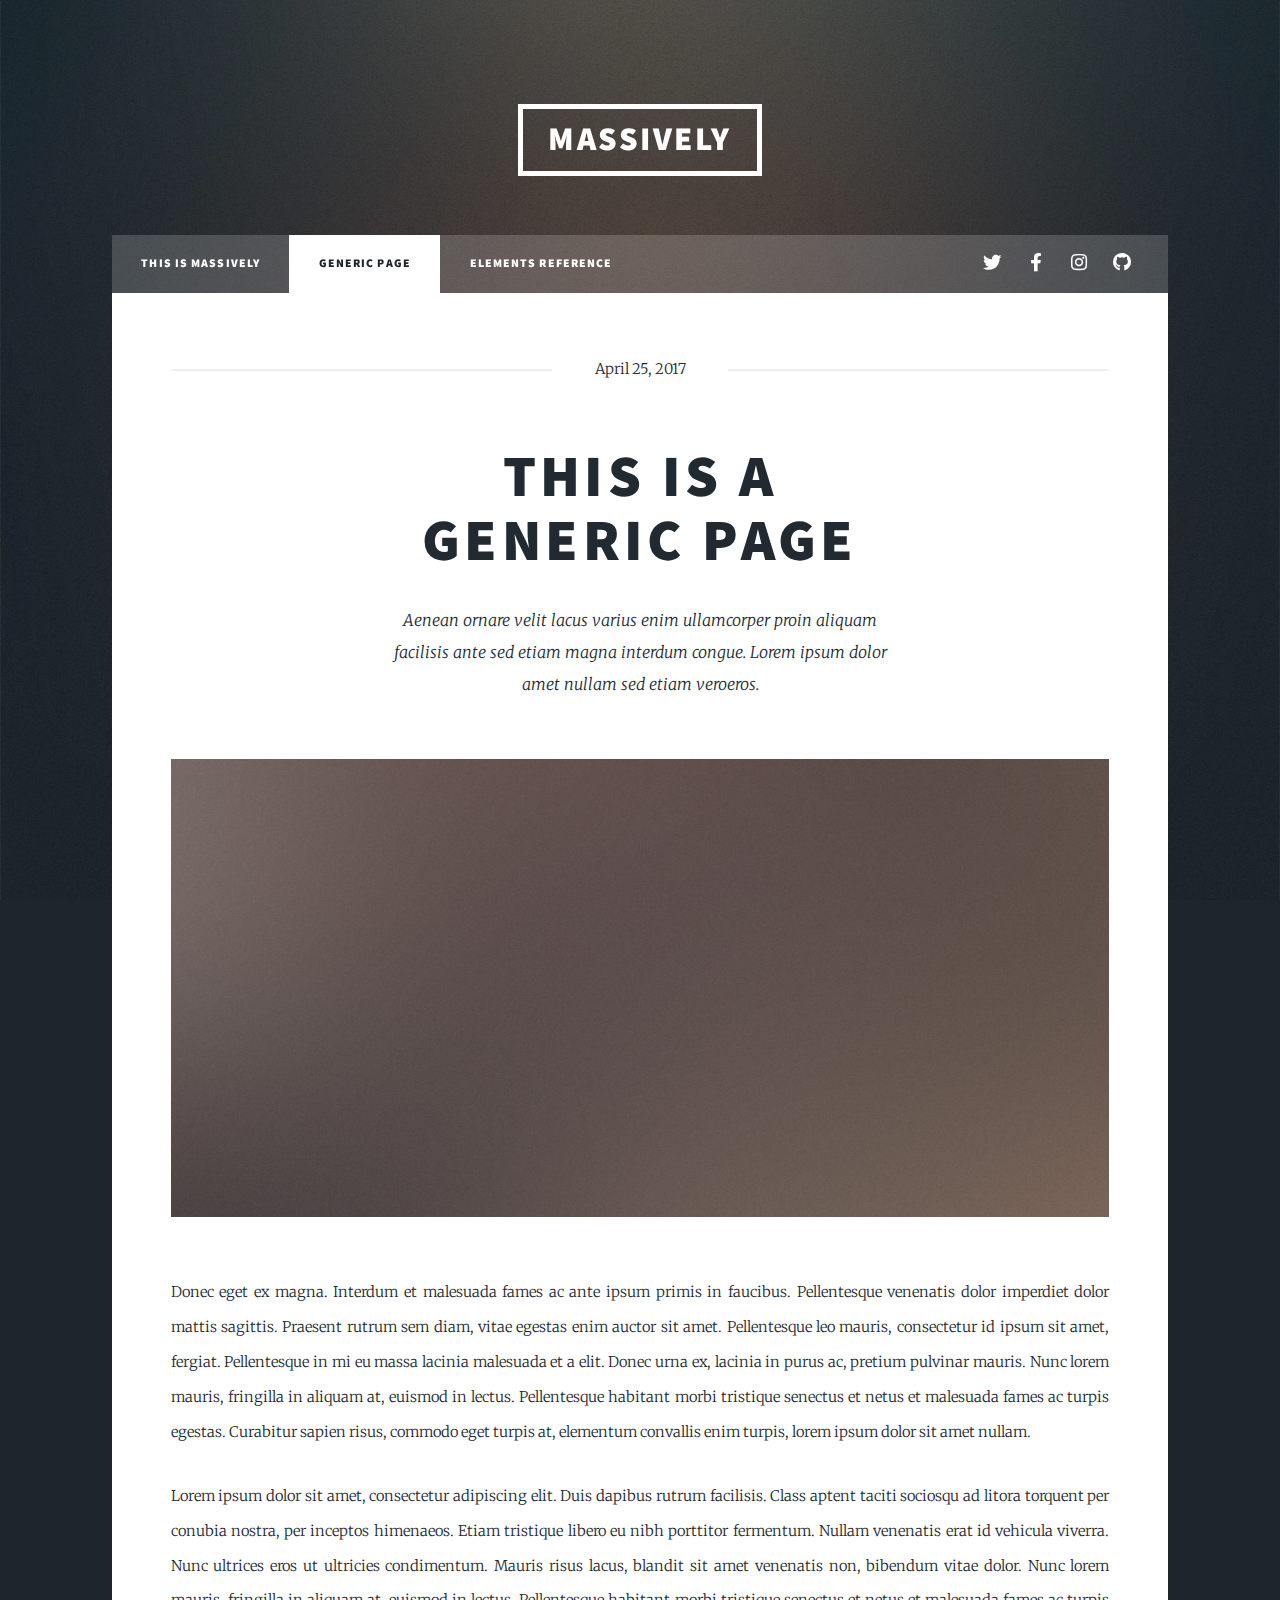
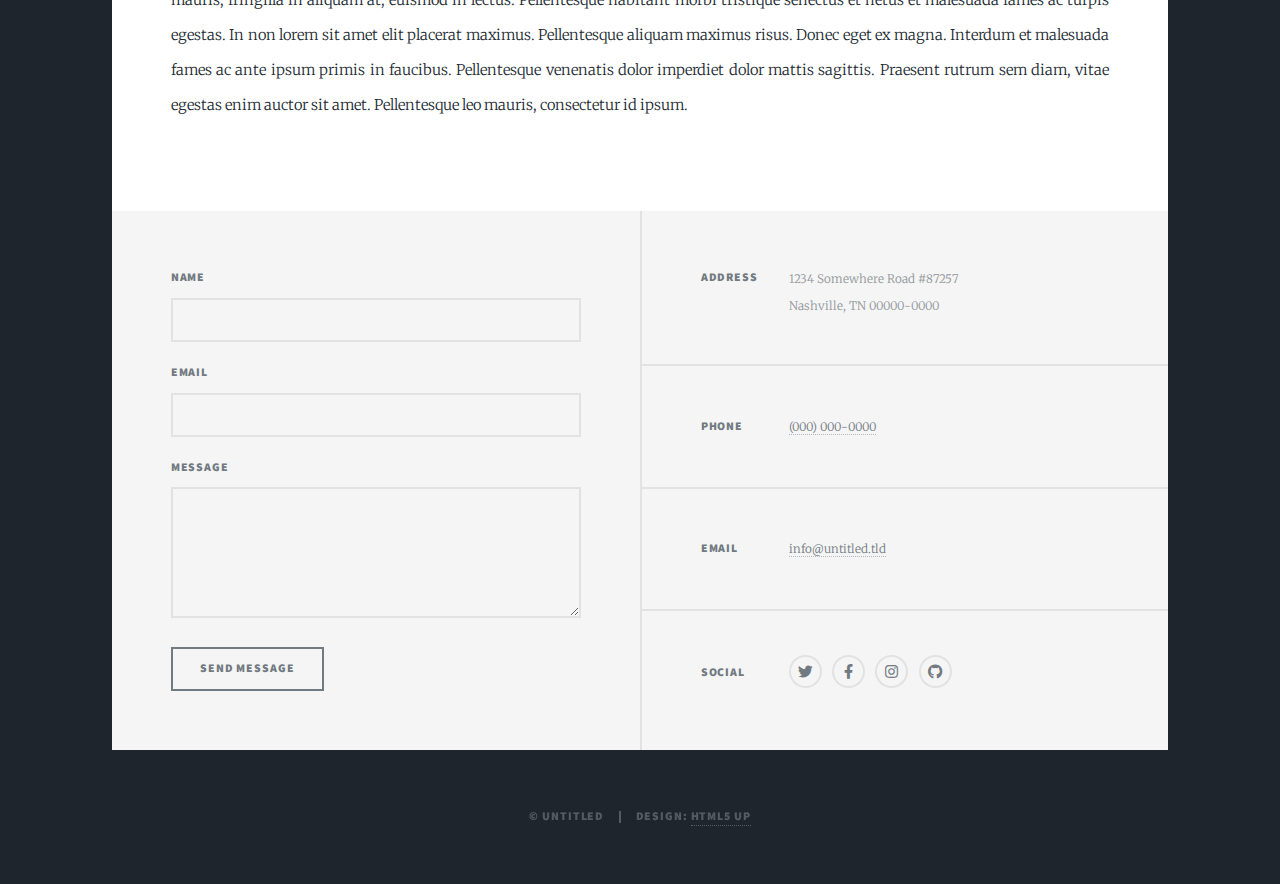
<file: original/generic.html>
<!DOCTYPE HTML>
<!--
	Massively by HTML5 UP
	html5up.net | @ajlkn
	Free for personal and commercial use under the CCA 3.0 license (html5up.net/license)
-->
<html>
	<head>
		<title>Generic Page - Massively by HTML5 UP</title>
		<meta charset="utf-8" />
		<meta name="viewport" content="width=device-width, initial-scale=1, user-scalable=no" />
		<link rel="stylesheet" href="assets/css/main.css" />
		<noscript><link rel="stylesheet" href="assets/css/noscript.css" /></noscript>
	</head>
	<body class="is-preload">

		<!-- Wrapper -->
			<div id="wrapper">

				<!-- Header -->
					<header id="header">
						<a href="index.html" class="logo">Massively</a>
					</header>

				<!-- Nav -->
					<nav id="nav">
						<ul class="links">
							<li><a href="index.html">This is Massively</a></li>
							<li class="active"><a href="generic.html">Generic Page</a></li>
							<li><a href="elements.html">Elements Reference</a></li>
						</ul>
						<ul class="icons">
							<li><a href="#" class="icon brands fa-twitter"><span class="label">Twitter</span></a></li>
							<li><a href="#" class="icon brands fa-facebook-f"><span class="label">Facebook</span></a></li>
							<li><a href="#" class="icon brands fa-instagram"><span class="label">Instagram</span></a></li>
							<li><a href="#" class="icon brands fa-github"><span class="label">GitHub</span></a></li>
						</ul>
					</nav>

				<!-- Main -->
					<div id="main">

						<!-- Post -->
							<section class="post">
								<header class="major">
									<span class="date">April 25, 2017</span>
									<h1>This is a<br />
									Generic Page</h1>
									<p>Aenean ornare velit lacus varius enim ullamcorper proin aliquam<br />
									facilisis ante sed etiam magna interdum congue. Lorem ipsum dolor<br />
									amet nullam sed etiam veroeros.</p>
								</header>
								<div class="image main"><img src="images/pic01.jpg" alt="" /></div>
								<p>Donec eget ex magna. Interdum et malesuada fames ac ante ipsum primis in faucibus. Pellentesque venenatis dolor imperdiet dolor mattis sagittis. Praesent rutrum sem diam, vitae egestas enim auctor sit amet. Pellentesque leo mauris, consectetur id ipsum sit amet, fergiat. Pellentesque in mi eu massa lacinia malesuada et a elit. Donec urna ex, lacinia in purus ac, pretium pulvinar mauris. Nunc lorem mauris, fringilla in aliquam at, euismod in lectus. Pellentesque habitant morbi tristique senectus et netus et malesuada fames ac turpis egestas. Curabitur sapien risus, commodo eget turpis at, elementum convallis enim turpis, lorem ipsum dolor sit amet nullam.</p>
								<p>Lorem ipsum dolor sit amet, consectetur adipiscing elit. Duis dapibus rutrum facilisis. Class aptent taciti sociosqu ad litora torquent per conubia nostra, per inceptos himenaeos. Etiam tristique libero eu nibh porttitor fermentum. Nullam venenatis erat id vehicula viverra. Nunc ultrices eros ut ultricies condimentum. Mauris risus lacus, blandit sit amet venenatis non, bibendum vitae dolor. Nunc lorem mauris, fringilla in aliquam at, euismod in lectus. Pellentesque habitant morbi tristique senectus et netus et malesuada fames ac turpis egestas. In non lorem sit amet elit placerat maximus. Pellentesque aliquam maximus risus. Donec eget ex magna. Interdum et malesuada fames ac ante ipsum primis in faucibus. Pellentesque venenatis dolor imperdiet dolor mattis sagittis. Praesent rutrum sem diam, vitae egestas enim auctor sit amet. Pellentesque leo mauris, consectetur id ipsum.</p>
							</section>

					</div>

				<!-- Footer -->
					<footer id="footer">
						<section>
							<form method="post" action="#">
								<div class="fields">
									<div class="field">
										<label for="name">Name</label>
										<input type="text" name="name" id="name" />
									</div>
									<div class="field">
										<label for="email">Email</label>
										<input type="text" name="email" id="email" />
									</div>
									<div class="field">
										<label for="message">Message</label>
										<textarea name="message" id="message" rows="3"></textarea>
									</div>
								</div>
								<ul class="actions">
									<li><input type="submit" value="Send Message" /></li>
								</ul>
							</form>
						</section>
						<section class="split contact">
							<section class="alt">
								<h3>Address</h3>
								<p>1234 Somewhere Road #87257<br />
								Nashville, TN 00000-0000</p>
							</section>
							<section>
								<h3>Phone</h3>
								<p><a href="#">(000) 000-0000</a></p>
							</section>
							<section>
								<h3>Email</h3>
								<p><a href="#">info@untitled.tld</a></p>
							</section>
							<section>
								<h3>Social</h3>
								<ul class="icons alt">
									<li><a href="#" class="icon brands alt fa-twitter"><span class="label">Twitter</span></a></li>
									<li><a href="#" class="icon brands alt fa-facebook-f"><span class="label">Facebook</span></a></li>
									<li><a href="#" class="icon brands alt fa-instagram"><span class="label">Instagram</span></a></li>
									<li><a href="#" class="icon brands alt fa-github"><span class="label">GitHub</span></a></li>
								</ul>
							</section>
						</section>
					</footer>

				<!-- Copyright -->
					<div id="copyright">
						<ul><li>&copy; Untitled</li><li>Design: <a href="https://html5up.net">HTML5 UP</a></li></ul>
					</div>

			</div>

		<!-- Scripts -->
			<script src="assets/js/jquery.min.js"></script>
			<script src="assets/js/jquery.scrollex.min.js"></script>
			<script src="assets/js/jquery.scrolly.min.js"></script>
			<script src="assets/js/browser.min.js"></script>
			<script src="assets/js/breakpoints.min.js"></script>
			<script src="assets/js/util.js"></script>
			<script src="assets/js/main.js"></script>

	</body>
</html>
</file>
<file: original/assets/css/main.css>
@import url(fontawesome-all.min.css);
@import url("https://fonts.googleapis.com/css?family=Merriweather:300,700,300italic,700italic|Source+Sans+Pro:900");

/*
	Massively by HTML5 UP
	html5up.net | @ajlkn
	Free for personal and commercial use under the CCA 3.0 license (html5up.net/license)
*/

html, body, div, span, applet, object,
iframe, h1, h2, h3, h4, h5, h6, p, blockquote,
pre, a, abbr, acronym, address, big, cite,
code, del, dfn, em, img, ins, kbd, q, s, samp,
small, strike, strong, sub, sup, tt, var, b,
u, i, center, dl, dt, dd, ol, ul, li, fieldset,
form, label, legend, table, caption, tbody,
tfoot, thead, tr, th, td, article, aside,
canvas, details, embed, figure, figcaption,
footer, header, hgroup, menu, nav, output, ruby,
section, summary, time, mark, audio, video {
	margin: 0;
	padding: 0;
	border: 0;
	font-size: 100%;
	font: inherit;
	vertical-align: baseline;}

article, aside, details, figcaption, figure,
footer, header, hgroup, menu, nav, section {
	display: block;}

body {
	line-height: 1;
}

ol, ul {
	list-style: none;
}

blockquote, q {
	quotes: none;
}

	blockquote:before, blockquote:after, q:before, q:after {
		content: '';
		content: none;
	}

table {
	border-collapse: collapse;
	border-spacing: 0;
}

body {
	-webkit-text-size-adjust: none;
}

mark {
	background-color: transparent;
	color: inherit;
}

input::-moz-focus-inner {
	border: 0;
	padding: 0;
}

input, select, textarea {
	-moz-appearance: none;
	-webkit-appearance: none;
	-ms-appearance: none;
	appearance: none;
}

/* Basic */

	@-ms-viewport {
		width: device-width;
	}

	body {
		-ms-overflow-style: scrollbar;
	}

	@media screen and (max-width: 480px) {

		html, body {
			min-width: 320px;
		}

	}

	html {
		box-sizing: border-box;
	}

	*, *:before, *:after {
		box-sizing: inherit;
	}

	body {
		background-color: #1e252d;
	}

		body.is-preload *, body.is-preload *:before, body.is-preload *:after {
			-moz-animation: none !important;
			-webkit-animation: none !important;
			-ms-animation: none !important;
			animation: none !important;
			-moz-transition: none !important;
			-webkit-transition: none !important;
			-ms-transition: none !important;
			transition: none !important;
		}

/* Type */

	html {
		font-size: 16pt;
	}

		@media screen and (max-width: 1680px) {

			html {
				font-size: 12pt;
			}

		}

		@media screen and (max-width: 1280px) {

			html {
				font-size: 11pt;
			}

		}

		@media screen and (max-width: 360px) {

			html {
				font-size: 10pt;
			}

		}

	body {
		color: #212931;
	}

	body, input, select, textarea {
		font-family: "Merriweather", Georgia, serif;
		font-weight: 300;
		font-size: 1rem;
		line-height: 2.375;
	}

	a {
		-moz-transition: color 0.2s ease-in-out, background-color 0.2s ease-in-out, border-color 0.2s ease-in-out, box-shadow 0.2s ease-in-out;
		-webkit-transition: color 0.2s ease-in-out, background-color 0.2s ease-in-out, border-color 0.2s ease-in-out, box-shadow 0.2s ease-in-out;
		-ms-transition: color 0.2s ease-in-out, background-color 0.2s ease-in-out, border-color 0.2s ease-in-out, box-shadow 0.2s ease-in-out;
		transition: color 0.2s ease-in-out, background-color 0.2s ease-in-out, border-color 0.2s ease-in-out, box-shadow 0.2s ease-in-out;
		border-bottom: dotted 1px;
		text-decoration: none;
	}

		a:hover {
			border-bottom-color: transparent;
		}

	strong, b {
		font-weight: 600;
	}

	em, i {
		font-style: italic;
	}

	p {
		text-align: justify;
		margin: 0 0 2rem 0;
	}

	h1, h2, h3, h4, h5, h6 {
		font-family: "Source Sans Pro", Helvetica, sans-serif;
		font-weight: 900;
		line-height: 1.5;
		letter-spacing: 0.075em;
		text-transform: uppercase;
		margin: 0 0 1rem 0;
	}

		h1 a, h2 a, h3 a, h4 a, h5 a, h6 a {
			border-bottom: 0;
			color: inherit;
			text-decoration: none;
		}

	h1 {
		font-size: 4rem;
		line-height: 1.1;
		margin: 0 0 2rem 0;
	}

	h2 {
		font-size: 1.75rem;
		line-height: 1.3;
		margin: 0 0 1.5rem 0;
	}

	h3 {
		font-size: 1.25rem;
		margin: 0 0 1.5rem 0;
	}

	h4 {
		font-size: 1rem;
	}

	h5 {
		font-size: 0.9rem;
	}

	h6 {
		font-size: 0.8rem;
	}

	sub {
		font-size: 0.8rem;
		position: relative;
		top: 0.5rem;
	}

	sup {
		font-size: 0.8rem;
		position: relative;
		top: -0.5rem;
	}

	blockquote {
		border-left: solid 4px;
		font-style: italic;
		margin: 0 0 2rem 0;
		padding: 0.5rem 0 0.5rem 2rem;
	}

	code {
		border: solid 2px;
		font-family: "Courier New", monospace;
		font-size: 0.9rem;
		margin: 0 0.25rem;
		padding: 0.25rem 0.65rem;
	}

	pre {
		-webkit-overflow-scrolling: touch;
		font-family: "Courier New", monospace;
		font-size: 0.9rem;
		margin: 0 0 2rem 0;
	}

		pre code {
			display: block;
			line-height: 1.75;
			padding: 1rem 1.5rem;
			overflow-x: auto;
		}

	hr {
		border: 0;
		border-bottom: solid 2px;
		margin: 3rem 0;
	}

		hr.major {
			margin: 5rem 0;
		}

	.align-left {
		text-align: left;
	}

	.align-center {
		text-align: center;
	}

	.align-right {
		text-align: right;
	}

	input, select, textarea {
		color: #212931;
	}

	a {
		color: #212931;
		border-bottom-color: rgba(33, 41, 49, 0.5);
	}

		a:hover {
			border-bottom-color: transparent;
			color: #18bfef !important;
		}

	strong, b {
		color: #212931;
	}

	h1, h2, h3, h4, h5, h6 {
		color: #212931;
	}

	blockquote {
		border-left-color: #eeeeee;
	}

	code {
		background: rgba(220, 220, 220, 0.25);
		border-color: #eeeeee;
	}

	hr {
		border-bottom-color: #eeeeee;
	}

/* Row */

	.row {
		display: flex;
		flex-wrap: wrap;
		box-sizing: border-box;
		align-items: stretch;
	}

		.row > * {
			box-sizing: border-box;
		}

		.row.gtr-uniform > * > :last-child {
			margin-bottom: 0;
		}

		.row.aln-left {
			justify-content: flex-start;
		}

		.row.aln-center {
			justify-content: center;
		}

		.row.aln-right {
			justify-content: flex-end;
		}

		.row.aln-top {
			align-items: flex-start;
		}

		.row.aln-middle {
			align-items: center;
		}

		.row.aln-bottom {
			align-items: flex-end;
		}

		.row > .imp {
			order: -1;
		}

		.row > .col-1 {
			width: 8.33333%;
		}

		.row > .off-1 {
			margin-left: 8.33333%;
		}

		.row > .col-2 {
			width: 16.66667%;
		}

		.row > .off-2 {
			margin-left: 16.66667%;
		}

		.row > .col-3 {
			width: 25%;
		}

		.row > .off-3 {
			margin-left: 25%;
		}

		.row > .col-4 {
			width: 33.33333%;
		}

		.row > .off-4 {
			margin-left: 33.33333%;
		}

		.row > .col-5 {
			width: 41.66667%;
		}

		.row > .off-5 {
			margin-left: 41.66667%;
		}

		.row > .col-6 {
			width: 50%;
		}

		.row > .off-6 {
			margin-left: 50%;
		}

		.row > .col-7 {
			width: 58.33333%;
		}

		.row > .off-7 {
			margin-left: 58.33333%;
		}

		.row > .col-8 {
			width: 66.66667%;
		}

		.row > .off-8 {
			margin-left: 66.66667%;
		}

		.row > .col-9 {
			width: 75%;
		}

		.row > .off-9 {
			margin-left: 75%;
		}

		.row > .col-10 {
			width: 83.33333%;
		}

		.row > .off-10 {
			margin-left: 83.33333%;
		}

		.row > .col-11 {
			width: 91.66667%;
		}

		.row > .off-11 {
			margin-left: 91.66667%;
		}

		.row > .col-12 {
			width: 100%;
		}

		.row > .off-12 {
			margin-left: 100%;
		}

		.row.gtr-0 {
			margin-top: 0;
			margin-left: 0rem;
		}

			.row.gtr-0 > * {
				padding: 0 0 0 0rem;
			}

			.row.gtr-0.gtr-uniform {
				margin-top: 0rem;
			}

				.row.gtr-0.gtr-uniform > * {
					padding-top: 0rem;
				}

		.row.gtr-25 {
			margin-top: 0;
			margin-left: -0.375rem;
		}

			.row.gtr-25 > * {
				padding: 0 0 0 0.375rem;
			}

			.row.gtr-25.gtr-uniform {
				margin-top: -0.375rem;
			}

				.row.gtr-25.gtr-uniform > * {
					padding-top: 0.375rem;
				}

		.row.gtr-50 {
			margin-top: 0;
			margin-left: -0.75rem;
		}

			.row.gtr-50 > * {
				padding: 0 0 0 0.75rem;
			}

			.row.gtr-50.gtr-uniform {
				margin-top: -0.75rem;
			}

				.row.gtr-50.gtr-uniform > * {
					padding-top: 0.75rem;
				}

		.row {
			margin-top: 0;
			margin-left: -1.5rem;
		}

			.row > * {
				padding: 0 0 0 1.5rem;
			}

			.row.gtr-uniform {
				margin-top: -1.5rem;
			}

				.row.gtr-uniform > * {
					padding-top: 1.5rem;
				}

		.row.gtr-150 {
			margin-top: 0;
			margin-left: -2.25rem;
		}

			.row.gtr-150 > * {
				padding: 0 0 0 2.25rem;
			}

			.row.gtr-150.gtr-uniform {
				margin-top: -2.25rem;
			}

				.row.gtr-150.gtr-uniform > * {
					padding-top: 2.25rem;
				}

		.row.gtr-200 {
			margin-top: 0;
			margin-left: -3rem;
		}

			.row.gtr-200 > * {
				padding: 0 0 0 3rem;
			}

			.row.gtr-200.gtr-uniform {
				margin-top: -3rem;
			}

				.row.gtr-200.gtr-uniform > * {
					padding-top: 3rem;
				}

		@media screen and (max-width: 1680px) {

			.row {
				display: flex;
				flex-wrap: wrap;
				box-sizing: border-box;
				align-items: stretch;
			}

				.row > * {
					box-sizing: border-box;
				}

				.row.gtr-uniform > * > :last-child {
					margin-bottom: 0;
				}

				.row.aln-left {
					justify-content: flex-start;
				}

				.row.aln-center {
					justify-content: center;
				}

				.row.aln-right {
					justify-content: flex-end;
				}

				.row.aln-top {
					align-items: flex-start;
				}

				.row.aln-middle {
					align-items: center;
				}

				.row.aln-bottom {
					align-items: flex-end;
				}

				.row > .imp-xlarge {
					order: -1;
				}

				.row > .col-1-xlarge {
					width: 8.33333%;
				}

				.row > .off-1-xlarge {
					margin-left: 8.33333%;
				}

				.row > .col-2-xlarge {
					width: 16.66667%;
				}

				.row > .off-2-xlarge {
					margin-left: 16.66667%;
				}

				.row > .col-3-xlarge {
					width: 25%;
				}

				.row > .off-3-xlarge {
					margin-left: 25%;
				}

				.row > .col-4-xlarge {
					width: 33.33333%;
				}

				.row > .off-4-xlarge {
					margin-left: 33.33333%;
				}

				.row > .col-5-xlarge {
					width: 41.66667%;
				}

				.row > .off-5-xlarge {
					margin-left: 41.66667%;
				}

				.row > .col-6-xlarge {
					width: 50%;
				}

				.row > .off-6-xlarge {
					margin-left: 50%;
				}

				.row > .col-7-xlarge {
					width: 58.33333%;
				}

				.row > .off-7-xlarge {
					margin-left: 58.33333%;
				}

				.row > .col-8-xlarge {
					width: 66.66667%;
				}

				.row > .off-8-xlarge {
					margin-left: 66.66667%;
				}

				.row > .col-9-xlarge {
					width: 75%;
				}

				.row > .off-9-xlarge {
					margin-left: 75%;
				}

				.row > .col-10-xlarge {
					width: 83.33333%;
				}

				.row > .off-10-xlarge {
					margin-left: 83.33333%;
				}

				.row > .col-11-xlarge {
					width: 91.66667%;
				}

				.row > .off-11-xlarge {
					margin-left: 91.66667%;
				}

				.row > .col-12-xlarge {
					width: 100%;
				}

				.row > .off-12-xlarge {
					margin-left: 100%;
				}

				.row.gtr-0 {
					margin-top: 0;
					margin-left: 0rem;
				}

					.row.gtr-0 > * {
						padding: 0 0 0 0rem;
					}

					.row.gtr-0.gtr-uniform {
						margin-top: 0rem;
					}

						.row.gtr-0.gtr-uniform > * {
							padding-top: 0rem;
						}

				.row.gtr-25 {
					margin-top: 0;
					margin-left: -0.375rem;
				}

					.row.gtr-25 > * {
						padding: 0 0 0 0.375rem;
					}

					.row.gtr-25.gtr-uniform {
						margin-top: -0.375rem;
					}

						.row.gtr-25.gtr-uniform > * {
							padding-top: 0.375rem;
						}

				.row.gtr-50 {
					margin-top: 0;
					margin-left: -0.75rem;
				}

					.row.gtr-50 > * {
						padding: 0 0 0 0.75rem;
					}

					.row.gtr-50.gtr-uniform {
						margin-top: -0.75rem;
					}

						.row.gtr-50.gtr-uniform > * {
							padding-top: 0.75rem;
						}

				.row {
					margin-top: 0;
					margin-left: -1.5rem;
				}

					.row > * {
						padding: 0 0 0 1.5rem;
					}

					.row.gtr-uniform {
						margin-top: -1.5rem;
					}

						.row.gtr-uniform > * {
							padding-top: 1.5rem;
						}

				.row.gtr-150 {
					margin-top: 0;
					margin-left: -2.25rem;
				}

					.row.gtr-150 > * {
						padding: 0 0 0 2.25rem;
					}

					.row.gtr-150.gtr-uniform {
						margin-top: -2.25rem;
					}

						.row.gtr-150.gtr-uniform > * {
							padding-top: 2.25rem;
						}

				.row.gtr-200 {
					margin-top: 0;
					margin-left: -3rem;
				}

					.row.gtr-200 > * {
						padding: 0 0 0 3rem;
					}

					.row.gtr-200.gtr-uniform {
						margin-top: -3rem;
					}

						.row.gtr-200.gtr-uniform > * {
							padding-top: 3rem;
						}

		}

		@media screen and (max-width: 1280px) {

			.row {
				display: flex;
				flex-wrap: wrap;
				box-sizing: border-box;
				align-items: stretch;
			}

				.row > * {
					box-sizing: border-box;
				}

				.row.gtr-uniform > * > :last-child {
					margin-bottom: 0;
				}

				.row.aln-left {
					justify-content: flex-start;
				}

				.row.aln-center {
					justify-content: center;
				}

				.row.aln-right {
					justify-content: flex-end;
				}

				.row.aln-top {
					align-items: flex-start;
				}

				.row.aln-middle {
					align-items: center;
				}

				.row.aln-bottom {
					align-items: flex-end;
				}

				.row > .imp-large {
					order: -1;
				}

				.row > .col-1-large {
					width: 8.33333%;
				}

				.row > .off-1-large {
					margin-left: 8.33333%;
				}

				.row > .col-2-large {
					width: 16.66667%;
				}

				.row > .off-2-large {
					margin-left: 16.66667%;
				}

				.row > .col-3-large {
					width: 25%;
				}

				.row > .off-3-large {
					margin-left: 25%;
				}

				.row > .col-4-large {
					width: 33.33333%;
				}

				.row > .off-4-large {
					margin-left: 33.33333%;
				}

				.row > .col-5-large {
					width: 41.66667%;
				}

				.row > .off-5-large {
					margin-left: 41.66667%;
				}

				.row > .col-6-large {
					width: 50%;
				}

				.row > .off-6-large {
					margin-left: 50%;
				}

				.row > .col-7-large {
					width: 58.33333%;
				}

				.row > .off-7-large {
					margin-left: 58.33333%;
				}

				.row > .col-8-large {
					width: 66.66667%;
				}

				.row > .off-8-large {
					margin-left: 66.66667%;
				}

				.row > .col-9-large {
					width: 75%;
				}

				.row > .off-9-large {
					margin-left: 75%;
				}

				.row > .col-10-large {
					width: 83.33333%;
				}

				.row > .off-10-large {
					margin-left: 83.33333%;
				}

				.row > .col-11-large {
					width: 91.66667%;
				}

				.row > .off-11-large {
					margin-left: 91.66667%;
				}

				.row > .col-12-large {
					width: 100%;
				}

				.row > .off-12-large {
					margin-left: 100%;
				}

				.row.gtr-0 {
					margin-top: 0;
					margin-left: 0rem;
				}

					.row.gtr-0 > * {
						padding: 0 0 0 0rem;
					}

					.row.gtr-0.gtr-uniform {
						margin-top: 0rem;
					}

						.row.gtr-0.gtr-uniform > * {
							padding-top: 0rem;
						}

				.row.gtr-25 {
					margin-top: 0;
					margin-left: -0.375rem;
				}

					.row.gtr-25 > * {
						padding: 0 0 0 0.375rem;
					}

					.row.gtr-25.gtr-uniform {
						margin-top: -0.375rem;
					}

						.row.gtr-25.gtr-uniform > * {
							padding-top: 0.375rem;
						}

				.row.gtr-50 {
					margin-top: 0;
					margin-left: -0.75rem;
				}

					.row.gtr-50 > * {
						padding: 0 0 0 0.75rem;
					}

					.row.gtr-50.gtr-uniform {
						margin-top: -0.75rem;
					}

						.row.gtr-50.gtr-uniform > * {
							padding-top: 0.75rem;
						}

				.row {
					margin-top: 0;
					margin-left: -1.5rem;
				}

					.row > * {
						padding: 0 0 0 1.5rem;
					}

					.row.gtr-uniform {
						margin-top: -1.5rem;
					}

						.row.gtr-uniform > * {
							padding-top: 1.5rem;
						}

				.row.gtr-150 {
					margin-top: 0;
					margin-left: -2.25rem;
				}

					.row.gtr-150 > * {
						padding: 0 0 0 2.25rem;
					}

					.row.gtr-150.gtr-uniform {
						margin-top: -2.25rem;
					}

						.row.gtr-150.gtr-uniform > * {
							padding-top: 2.25rem;
						}

				.row.gtr-200 {
					margin-top: 0;
					margin-left: -3rem;
				}

					.row.gtr-200 > * {
						padding: 0 0 0 3rem;
					}

					.row.gtr-200.gtr-uniform {
						margin-top: -3rem;
					}

						.row.gtr-200.gtr-uniform > * {
							padding-top: 3rem;
						}

		}

		@media screen and (max-width: 980px) {

			.row {
				display: flex;
				flex-wrap: wrap;
				box-sizing: border-box;
				align-items: stretch;
			}

				.row > * {
					box-sizing: border-box;
				}

				.row.gtr-uniform > * > :last-child {
					margin-bottom: 0;
				}

				.row.aln-left {
					justify-content: flex-start;
				}

				.row.aln-center {
					justify-content: center;
				}

				.row.aln-right {
					justify-content: flex-end;
				}

				.row.aln-top {
					align-items: flex-start;
				}

				.row.aln-middle {
					align-items: center;
				}

				.row.aln-bottom {
					align-items: flex-end;
				}

				.row > .imp-medium {
					order: -1;
				}

				.row > .col-1-medium {
					width: 8.33333%;
				}

				.row > .off-1-medium {
					margin-left: 8.33333%;
				}

				.row > .col-2-medium {
					width: 16.66667%;
				}

				.row > .off-2-medium {
					margin-left: 16.66667%;
				}

				.row > .col-3-medium {
					width: 25%;
				}

				.row > .off-3-medium {
					margin-left: 25%;
				}

				.row > .col-4-medium {
					width: 33.33333%;
				}

				.row > .off-4-medium {
					margin-left: 33.33333%;
				}

				.row > .col-5-medium {
					width: 41.66667%;
				}

				.row > .off-5-medium {
					margin-left: 41.66667%;
				}

				.row > .col-6-medium {
					width: 50%;
				}

				.row > .off-6-medium {
					margin-left: 50%;
				}

				.row > .col-7-medium {
					width: 58.33333%;
				}

				.row > .off-7-medium {
					margin-left: 58.33333%;
				}

				.row > .col-8-medium {
					width: 66.66667%;
				}

				.row > .off-8-medium {
					margin-left: 66.66667%;
				}

				.row > .col-9-medium {
					width: 75%;
				}

				.row > .off-9-medium {
					margin-left: 75%;
				}

				.row > .col-10-medium {
					width: 83.33333%;
				}

				.row > .off-10-medium {
					margin-left: 83.33333%;
				}

				.row > .col-11-medium {
					width: 91.66667%;
				}

				.row > .off-11-medium {
					margin-left: 91.66667%;
				}

				.row > .col-12-medium {
					width: 100%;
				}

				.row > .off-12-medium {
					margin-left: 100%;
				}

				.row.gtr-0 {
					margin-top: 0;
					margin-left: 0rem;
				}

					.row.gtr-0 > * {
						padding: 0 0 0 0rem;
					}

					.row.gtr-0.gtr-uniform {
						margin-top: 0rem;
					}

						.row.gtr-0.gtr-uniform > * {
							padding-top: 0rem;
						}

				.row.gtr-25 {
					margin-top: 0;
					margin-left: -0.375rem;
				}

					.row.gtr-25 > * {
						padding: 0 0 0 0.375rem;
					}

					.row.gtr-25.gtr-uniform {
						margin-top: -0.375rem;
					}

						.row.gtr-25.gtr-uniform > * {
							padding-top: 0.375rem;
						}

				.row.gtr-50 {
					margin-top: 0;
					margin-left: -0.75rem;
				}

					.row.gtr-50 > * {
						padding: 0 0 0 0.75rem;
					}

					.row.gtr-50.gtr-uniform {
						margin-top: -0.75rem;
					}

						.row.gtr-50.gtr-uniform > * {
							padding-top: 0.75rem;
						}

				.row {
					margin-top: 0;
					margin-left: -1.5rem;
				}

					.row > * {
						padding: 0 0 0 1.5rem;
					}

					.row.gtr-uniform {
						margin-top: -1.5rem;
					}

						.row.gtr-uniform > * {
							padding-top: 1.5rem;
						}

				.row.gtr-150 {
					margin-top: 0;
					margin-left: -2.25rem;
				}

					.row.gtr-150 > * {
						padding: 0 0 0 2.25rem;
					}

					.row.gtr-150.gtr-uniform {
						margin-top: -2.25rem;
					}

						.row.gtr-150.gtr-uniform > * {
							padding-top: 2.25rem;
						}

				.row.gtr-200 {
					margin-top: 0;
					margin-left: -3rem;
				}

					.row.gtr-200 > * {
						padding: 0 0 0 3rem;
					}

					.row.gtr-200.gtr-uniform {
						margin-top: -3rem;
					}

						.row.gtr-200.gtr-uniform > * {
							padding-top: 3rem;
						}

		}

		@media screen and (max-width: 736px) {

			.row {
				display: flex;
				flex-wrap: wrap;
				box-sizing: border-box;
				align-items: stretch;
			}

				.row > * {
					box-sizing: border-box;
				}

				.row.gtr-uniform > * > :last-child {
					margin-bottom: 0;
				}

				.row.aln-left {
					justify-content: flex-start;
				}

				.row.aln-center {
					justify-content: center;
				}

				.row.aln-right {
					justify-content: flex-end;
				}

				.row.aln-top {
					align-items: flex-start;
				}

				.row.aln-middle {
					align-items: center;
				}

				.row.aln-bottom {
					align-items: flex-end;
				}

				.row > .imp-small {
					order: -1;
				}

				.row > .col-1-small {
					width: 8.33333%;
				}

				.row > .off-1-small {
					margin-left: 8.33333%;
				}

				.row > .col-2-small {
					width: 16.66667%;
				}

				.row > .off-2-small {
					margin-left: 16.66667%;
				}

				.row > .col-3-small {
					width: 25%;
				}

				.row > .off-3-small {
					margin-left: 25%;
				}

				.row > .col-4-small {
					width: 33.33333%;
				}

				.row > .off-4-small {
					margin-left: 33.33333%;
				}

				.row > .col-5-small {
					width: 41.66667%;
				}

				.row > .off-5-small {
					margin-left: 41.66667%;
				}

				.row > .col-6-small {
					width: 50%;
				}

				.row > .off-6-small {
					margin-left: 50%;
				}

				.row > .col-7-small {
					width: 58.33333%;
				}

				.row > .off-7-small {
					margin-left: 58.33333%;
				}

				.row > .col-8-small {
					width: 66.66667%;
				}

				.row > .off-8-small {
					margin-left: 66.66667%;
				}

				.row > .col-9-small {
					width: 75%;
				}

				.row > .off-9-small {
					margin-left: 75%;
				}

				.row > .col-10-small {
					width: 83.33333%;
				}

				.row > .off-10-small {
					margin-left: 83.33333%;
				}

				.row > .col-11-small {
					width: 91.66667%;
				}

				.row > .off-11-small {
					margin-left: 91.66667%;
				}

				.row > .col-12-small {
					width: 100%;
				}

				.row > .off-12-small {
					margin-left: 100%;
				}

				.row.gtr-0 {
					margin-top: 0;
					margin-left: 0rem;
				}

					.row.gtr-0 > * {
						padding: 0 0 0 0rem;
					}

					.row.gtr-0.gtr-uniform {
						margin-top: 0rem;
					}

						.row.gtr-0.gtr-uniform > * {
							padding-top: 0rem;
						}

				.row.gtr-25 {
					margin-top: 0;
					margin-left: -0.375rem;
				}

					.row.gtr-25 > * {
						padding: 0 0 0 0.375rem;
					}

					.row.gtr-25.gtr-uniform {
						margin-top: -0.375rem;
					}

						.row.gtr-25.gtr-uniform > * {
							padding-top: 0.375rem;
						}

				.row.gtr-50 {
					margin-top: 0;
					margin-left: -0.75rem;
				}

					.row.gtr-50 > * {
						padding: 0 0 0 0.75rem;
					}

					.row.gtr-50.gtr-uniform {
						margin-top: -0.75rem;
					}

						.row.gtr-50.gtr-uniform > * {
							padding-top: 0.75rem;
						}

				.row {
					margin-top: 0;
					margin-left: -1.5rem;
				}

					.row > * {
						padding: 0 0 0 1.5rem;
					}

					.row.gtr-uniform {
						margin-top: -1.5rem;
					}

						.row.gtr-uniform > * {
							padding-top: 1.5rem;
						}

				.row.gtr-150 {
					margin-top: 0;
					margin-left: -2.25rem;
				}

					.row.gtr-150 > * {
						padding: 0 0 0 2.25rem;
					}

					.row.gtr-150.gtr-uniform {
						margin-top: -2.25rem;
					}

						.row.gtr-150.gtr-uniform > * {
							padding-top: 2.25rem;
						}

				.row.gtr-200 {
					margin-top: 0;
					margin-left: -3rem;
				}

					.row.gtr-200 > * {
						padding: 0 0 0 3rem;
					}

					.row.gtr-200.gtr-uniform {
						margin-top: -3rem;
					}

						.row.gtr-200.gtr-uniform > * {
							padding-top: 3rem;
						}

		}

		@media screen and (max-width: 480px) {

			.row {
				display: flex;
				flex-wrap: wrap;
				box-sizing: border-box;
				align-items: stretch;
			}

				.row > * {
					box-sizing: border-box;
				}

				.row.gtr-uniform > * > :last-child {
					margin-bottom: 0;
				}

				.row.aln-left {
					justify-content: flex-start;
				}

				.row.aln-center {
					justify-content: center;
				}

				.row.aln-right {
					justify-content: flex-end;
				}

				.row.aln-top {
					align-items: flex-start;
				}

				.row.aln-middle {
					align-items: center;
				}

				.row.aln-bottom {
					align-items: flex-end;
				}

				.row > .imp-xsmall {
					order: -1;
				}

				.row > .col-1-xsmall {
					width: 8.33333%;
				}

				.row > .off-1-xsmall {
					margin-left: 8.33333%;
				}

				.row > .col-2-xsmall {
					width: 16.66667%;
				}

				.row > .off-2-xsmall {
					margin-left: 16.66667%;
				}

				.row > .col-3-xsmall {
					width: 25%;
				}

				.row > .off-3-xsmall {
					margin-left: 25%;
				}

				.row > .col-4-xsmall {
					width: 33.33333%;
				}

				.row > .off-4-xsmall {
					margin-left: 33.33333%;
				}

				.row > .col-5-xsmall {
					width: 41.66667%;
				}

				.row > .off-5-xsmall {
					margin-left: 41.66667%;
				}

				.row > .col-6-xsmall {
					width: 50%;
				}

				.row > .off-6-xsmall {
					margin-left: 50%;
				}

				.row > .col-7-xsmall {
					width: 58.33333%;
				}

				.row > .off-7-xsmall {
					margin-left: 58.33333%;
				}

				.row > .col-8-xsmall {
					width: 66.66667%;
				}

				.row > .off-8-xsmall {
					margin-left: 66.66667%;
				}

				.row > .col-9-xsmall {
					width: 75%;
				}

				.row > .off-9-xsmall {
					margin-left: 75%;
				}

				.row > .col-10-xsmall {
					width: 83.33333%;
				}

				.row > .off-10-xsmall {
					margin-left: 83.33333%;
				}

				.row > .col-11-xsmall {
					width: 91.66667%;
				}

				.row > .off-11-xsmall {
					margin-left: 91.66667%;
				}

				.row > .col-12-xsmall {
					width: 100%;
				}

				.row > .off-12-xsmall {
					margin-left: 100%;
				}

				.row.gtr-0 {
					margin-top: 0;
					margin-left: 0rem;
				}

					.row.gtr-0 > * {
						padding: 0 0 0 0rem;
					}

					.row.gtr-0.gtr-uniform {
						margin-top: 0rem;
					}

						.row.gtr-0.gtr-uniform > * {
							padding-top: 0rem;
						}

				.row.gtr-25 {
					margin-top: 0;
					margin-left: -0.375rem;
				}

					.row.gtr-25 > * {
						padding: 0 0 0 0.375rem;
					}

					.row.gtr-25.gtr-uniform {
						margin-top: -0.375rem;
					}

						.row.gtr-25.gtr-uniform > * {
							padding-top: 0.375rem;
						}

				.row.gtr-50 {
					margin-top: 0;
					margin-left: -0.75rem;
				}

					.row.gtr-50 > * {
						padding: 0 0 0 0.75rem;
					}

					.row.gtr-50.gtr-uniform {
						margin-top: -0.75rem;
					}

						.row.gtr-50.gtr-uniform > * {
							padding-top: 0.75rem;
						}

				.row {
					margin-top: 0;
					margin-left: -1.5rem;
				}

					.row > * {
						padding: 0 0 0 1.5rem;
					}

					.row.gtr-uniform {
						margin-top: -1.5rem;
					}

						.row.gtr-uniform > * {
							padding-top: 1.5rem;
						}

				.row.gtr-150 {
					margin-top: 0;
					margin-left: -2.25rem;
				}

					.row.gtr-150 > * {
						padding: 0 0 0 2.25rem;
					}

					.row.gtr-150.gtr-uniform {
						margin-top: -2.25rem;
					}

						.row.gtr-150.gtr-uniform > * {
							padding-top: 2.25rem;
						}

				.row.gtr-200 {
					margin-top: 0;
					margin-left: -3rem;
				}

					.row.gtr-200 > * {
						padding: 0 0 0 3rem;
					}

					.row.gtr-200.gtr-uniform {
						margin-top: -3rem;
					}

						.row.gtr-200.gtr-uniform > * {
							padding-top: 3rem;
						}

		}

		@media screen and (max-width: 360px) {

			.row {
				display: flex;
				flex-wrap: wrap;
				box-sizing: border-box;
				align-items: stretch;
			}

				.row > * {
					box-sizing: border-box;
				}

				.row.gtr-uniform > * > :last-child {
					margin-bottom: 0;
				}

				.row.aln-left {
					justify-content: flex-start;
				}

				.row.aln-center {
					justify-content: center;
				}

				.row.aln-right {
					justify-content: flex-end;
				}

				.row.aln-top {
					align-items: flex-start;
				}

				.row.aln-middle {
					align-items: center;
				}

				.row.aln-bottom {
					align-items: flex-end;
				}

				.row > .imp-xxsmall {
					order: -1;
				}

				.row > .col-1-xxsmall {
					width: 8.33333%;
				}

				.row > .off-1-xxsmall {
					margin-left: 8.33333%;
				}

				.row > .col-2-xxsmall {
					width: 16.66667%;
				}

				.row > .off-2-xxsmall {
					margin-left: 16.66667%;
				}

				.row > .col-3-xxsmall {
					width: 25%;
				}

				.row > .off-3-xxsmall {
					margin-left: 25%;
				}

				.row > .col-4-xxsmall {
					width: 33.33333%;
				}

				.row > .off-4-xxsmall {
					margin-left: 33.33333%;
				}

				.row > .col-5-xxsmall {
					width: 41.66667%;
				}

				.row > .off-5-xxsmall {
					margin-left: 41.66667%;
				}

				.row > .col-6-xxsmall {
					width: 50%;
				}

				.row > .off-6-xxsmall {
					margin-left: 50%;
				}

				.row > .col-7-xxsmall {
					width: 58.33333%;
				}

				.row > .off-7-xxsmall {
					margin-left: 58.33333%;
				}

				.row > .col-8-xxsmall {
					width: 66.66667%;
				}

				.row > .off-8-xxsmall {
					margin-left: 66.66667%;
				}

				.row > .col-9-xxsmall {
					width: 75%;
				}

				.row > .off-9-xxsmall {
					margin-left: 75%;
				}

				.row > .col-10-xxsmall {
					width: 83.33333%;
				}

				.row > .off-10-xxsmall {
					margin-left: 83.33333%;
				}

				.row > .col-11-xxsmall {
					width: 91.66667%;
				}

				.row > .off-11-xxsmall {
					margin-left: 91.66667%;
				}

				.row > .col-12-xxsmall {
					width: 100%;
				}

				.row > .off-12-xxsmall {
					margin-left: 100%;
				}

				.row.gtr-0 {
					margin-top: 0;
					margin-left: 0rem;
				}

					.row.gtr-0 > * {
						padding: 0 0 0 0rem;
					}

					.row.gtr-0.gtr-uniform {
						margin-top: 0rem;
					}

						.row.gtr-0.gtr-uniform > * {
							padding-top: 0rem;
						}

				.row.gtr-25 {
					margin-top: 0;
					margin-left: -0.375rem;
				}

					.row.gtr-25 > * {
						padding: 0 0 0 0.375rem;
					}

					.row.gtr-25.gtr-uniform {
						margin-top: -0.375rem;
					}

						.row.gtr-25.gtr-uniform > * {
							padding-top: 0.375rem;
						}

				.row.gtr-50 {
					margin-top: 0;
					margin-left: -0.75rem;
				}

					.row.gtr-50 > * {
						padding: 0 0 0 0.75rem;
					}

					.row.gtr-50.gtr-uniform {
						margin-top: -0.75rem;
					}

						.row.gtr-50.gtr-uniform > * {
							padding-top: 0.75rem;
						}

				.row {
					margin-top: 0;
					margin-left: -1.5rem;
				}

					.row > * {
						padding: 0 0 0 1.5rem;
					}

					.row.gtr-uniform {
						margin-top: -1.5rem;
					}

						.row.gtr-uniform > * {
							padding-top: 1.5rem;
						}

				.row.gtr-150 {
					margin-top: 0;
					margin-left: -2.25rem;
				}

					.row.gtr-150 > * {
						padding: 0 0 0 2.25rem;
					}

					.row.gtr-150.gtr-uniform {
						margin-top: -2.25rem;
					}

						.row.gtr-150.gtr-uniform > * {
							padding-top: 2.25rem;
						}

				.row.gtr-200 {
					margin-top: 0;
					margin-left: -3rem;
				}

					.row.gtr-200 > * {
						padding: 0 0 0 3rem;
					}

					.row.gtr-200.gtr-uniform {
						margin-top: -3rem;
					}

						.row.gtr-200.gtr-uniform > * {
							padding-top: 3rem;
						}

		}

/* Box */

	.box {
		border: solid 2px;
		margin-bottom: 2rem;
		padding: 1.5rem;
	}

		.box > :last-child,
		.box > :last-child > :last-child,
		.box > :last-child > :last-child > :last-child {
			margin-bottom: 0;
		}

		.box.alt {
			border: 0;
			border-radius: 0;
			padding: 0;
		}

	.box {
		border-color: #eeeeee;
	}

/* Button */

	input[type="submit"],
	input[type="reset"],
	input[type="button"],
	button,
	.button {
		-moz-appearance: none;
		-webkit-appearance: none;
		-ms-appearance: none;
		appearance: none;
		-moz-transition: background-color 0.2s ease-in-out, box-shadow 0.2s ease-in-out, color 0.2s ease-in-out;
		-webkit-transition: background-color 0.2s ease-in-out, box-shadow 0.2s ease-in-out, color 0.2s ease-in-out;
		-ms-transition: background-color 0.2s ease-in-out, box-shadow 0.2s ease-in-out, color 0.2s ease-in-out;
		transition: background-color 0.2s ease-in-out, box-shadow 0.2s ease-in-out, color 0.2s ease-in-out;
		border: 0;
		border-radius: 0;
		cursor: pointer;
		display: inline-block;
		font-family: "Source Sans Pro", Helvetica, sans-serif;
		font-size: 0.8rem;
		font-weight: 900;
		letter-spacing: 0.075em;
		height: 3rem;
		line-height: 3rem;
		padding: 0 2rem;
		text-align: center;
		text-decoration: none;
		text-transform: uppercase;
		white-space: nowrap;
	}

		input[type="submit"].icon:before,
		input[type="reset"].icon:before,
		input[type="button"].icon:before,
		button.icon:before,
		.button.icon:before {
			margin-right: 0.5rem;
		}

		input[type="submit"].icon.solo,
		input[type="reset"].icon.solo,
		input[type="button"].icon.solo,
		button.icon.solo,
		.button.icon.solo {
			position: relative;
			width: 4rem;
			height: 4rem;
			line-height: 4rem;
			border-radius: 4rem;
			text-indent: 4rem;
			overflow: hidden;
			padding: 0;
			white-space: nowrap;
		}

			input[type="submit"].icon.solo:before,
			input[type="reset"].icon.solo:before,
			input[type="button"].icon.solo:before,
			button.icon.solo:before,
			.button.icon.solo:before {
				position: absolute;
				display: block;
				top: 0;
				left: 0;
				width: inherit;
				height: inherit;
				line-height: inherit;
				font-size: 1.25rem;
				margin-right: 0;
				text-align: center;
				text-indent: 0;
			}

		input[type="submit"].fit,
		input[type="reset"].fit,
		input[type="button"].fit,
		button.fit,
		.button.fit {
			width: 100%;
		}

		input[type="submit"].small,
		input[type="reset"].small,
		input[type="button"].small,
		button.small,
		.button.small {
			font-size: 0.7rem;
			height: 2.5rem;
			line-height: 2.5rem;
			padding: 0 1.5rem;
		}

		input[type="submit"].large,
		input[type="reset"].large,
		input[type="button"].large,
		button.large,
		.button.large {
			font-size: 0.9rem;
			height: 3.5rem;
			line-height: 3.5rem;
			padding: 0 2.75rem;
		}

		@media screen and (max-width: 980px) {

			input[type="submit"],
			input[type="reset"],
			input[type="button"],
			button,
			.button {
				font-size: 0.9rem;
				height: 3.25rem;
				line-height: 3.25rem;
			}

				input[type="submit"].large,
				input[type="reset"].large,
				input[type="button"].large,
				button.large,
				.button.large {
					font-size: 1rem;
					height: 3.75rem;
					line-height: 3.75rem;
				}

		}

		input[type="submit"].disabled, input[type="submit"]:disabled,
		input[type="reset"].disabled,
		input[type="reset"]:disabled,
		input[type="button"].disabled,
		input[type="button"]:disabled,
		button.disabled,
		button:disabled,
		.button.disabled,
		.button:disabled {
			pointer-events: none;
			opacity: 0.25;
		}

	input[type="submit"],
	input[type="reset"],
	input[type="button"],
	button,
	.button {
		background-color: transparent;
		box-shadow: inset 0 0 0 2px #212931;
		color: #212931 !important;
	}

		input[type="submit"]:hover,
		input[type="reset"]:hover,
		input[type="button"]:hover,
		button:hover,
		.button:hover {
			box-shadow: inset 0 0 0 2px #18bfef;
			color: #18bfef !important;
		}

		input[type="submit"].primary,
		input[type="reset"].primary,
		input[type="button"].primary,
		button.primary,
		.button.primary {
			background-color: #212931;
			box-shadow: none;
			color: #ffffff !important;
		}

			input[type="submit"].primary:hover,
			input[type="reset"].primary:hover,
			input[type="button"].primary:hover,
			button.primary:hover,
			.button.primary:hover {
				background-color: #18bfef;
			}

/* Form */

	form {
		margin: 0 0 2rem 0;
	}

		form > :last-child {
			margin-bottom: 0;
		}

		form > .fields {
			display: -moz-flex;
			display: -webkit-flex;
			display: -ms-flex;
			display: flex;
			-moz-flex-wrap: wrap;
			-webkit-flex-wrap: wrap;
			-ms-flex-wrap: wrap;
			flex-wrap: wrap;
			width: calc(100% + 3rem);
			margin: -1.5rem 0 2rem -1.5rem;
		}

			form > .fields > .field {
				-moz-flex-grow: 0;
				-webkit-flex-grow: 0;
				-ms-flex-grow: 0;
				flex-grow: 0;
				-moz-flex-shrink: 0;
				-webkit-flex-shrink: 0;
				-ms-flex-shrink: 0;
				flex-shrink: 0;
				padding: 1.5rem 0 0 1.5rem;
				width: calc(100% - 1.5rem);
			}

				form > .fields > .field.half {
					width: calc(50% - 0.75rem);
				}

				form > .fields > .field.third {
					width: calc(100%/3 - 0.5rem);
				}

				form > .fields > .field.quarter {
					width: calc(25% - 0.375rem);
				}

		@media screen and (max-width: 480px) {

			form > .fields {
				width: calc(100% + 3rem);
				margin: -1.5rem 0 2rem -1.5rem;
			}

				form > .fields > .field {
					padding: 1.5rem 0 0 1.5rem;
					width: calc(100% - 1.5rem);
				}

					form > .fields > .field.half {
						width: calc(100% - 1.5rem);
					}

					form > .fields > .field.third {
						width: calc(100% - 1.5rem);
					}

					form > .fields > .field.quarter {
						width: calc(100% - 1.5rem);
					}

		}

	label {
		display: block;
		font-family: "Source Sans Pro", Helvetica, sans-serif;
		font-weight: 900;
		line-height: 1.5;
		letter-spacing: 0.075em;
		font-size: 0.8rem;
		text-transform: uppercase;
		margin: 0 0 0.75rem 0;
	}

		@media screen and (max-width: 980px) {

			label {
				font-size: 0.9rem;
			}

		}

	input[type="text"],
	input[type="password"],
	input[type="email"],
	select,
	textarea {
		-moz-appearance: none;
		-webkit-appearance: none;
		-ms-appearance: none;
		appearance: none;
		background: transparent;
		border-radius: 0;
		border: solid 2px;
		color: inherit;
		display: block;
		outline: 0;
		padding: 0 1rem;
		text-decoration: none;
		width: 100%;
	}

		input[type="text"]:invalid,
		input[type="password"]:invalid,
		input[type="email"]:invalid,
		select:invalid,
		textarea:invalid {
			box-shadow: none;
		}

	select {
		background-size: 1.25rem;
		background-repeat: no-repeat;
		background-position: calc(100% - 1rem) center;
		height: 3rem;
		padding-right: 3rem;
		text-overflow: ellipsis;
	}

		select:focus::-ms-value {
			background-color: transparent;
		}

		select::-ms-expand {
			display: none;
		}

	input[type="text"],
	input[type="password"],
	input[type="email"],
	select {
		height: 3rem;
	}

	textarea {
		padding: 0.75rem 1rem;
	}

	input[type="checkbox"],
	input[type="radio"] {
		-moz-appearance: none;
		-webkit-appearance: none;
		-ms-appearance: none;
		appearance: none;
		display: block;
		float: left;
		margin-right: -2rem;
		opacity: 0;
		width: 1rem;
		z-index: -1;
	}

		input[type="checkbox"] + label,
		input[type="radio"] + label {
			text-decoration: none;
			cursor: pointer;
			display: inline-block;
			font-size: 1rem;
			letter-spacing: 0;
			font-family: "Merriweather", Georgia, serif;
			text-transform: none;
			font-weight: 300;
			padding-left: 2.8rem;
			padding-right: 1rem;
			position: relative;
		}

			input[type="checkbox"] + label:before,
			input[type="radio"] + label:before {
				-moz-osx-font-smoothing: grayscale;
				-webkit-font-smoothing: antialiased;
				display: inline-block;
				font-style: normal;
				font-variant: normal;
				text-rendering: auto;
				line-height: 1;
				text-transform: none !important;
				font-family: 'Font Awesome 5 Free';
				font-weight: 900;
			}

			input[type="checkbox"] + label:before,
			input[type="radio"] + label:before {
				border-radius: 0;
				border: solid 2px;
				content: '';
				display: inline-block;
				font-size: 0.8rem;
				height: 1.8rem;
				left: 0;
				line-height: 1.65rem;
				position: absolute;
				text-align: center;
				top: -0.125rem;
				width: 1.8rem;
			}

		input[type="checkbox"]:checked + label:before,
		input[type="radio"]:checked + label:before {
			content: '\f00c';
		}

	input[type="checkbox"] + label:before {
		border-radius: 0;
	}

	input[type="radio"] + label:before {
		border-radius: 100%;
	}

	::-webkit-input-placeholder {
		opacity: 1.0;
	}

	:-moz-placeholder {
		opacity: 1.0;
	}

	::-moz-placeholder {
		opacity: 1.0;
	}

	:-ms-input-placeholder {
		opacity: 1.0;
	}

	label {
		color: #212931;
	}

	input[type="text"],
	input[type="password"],
	input[type="email"],
	select,
	textarea {
		border-color: #eeeeee;
	}

		input[type="text"]:focus,
		input[type="password"]:focus,
		input[type="email"]:focus,
		select:focus,
		textarea:focus {
			border-color: #18bfef;
		}

	select {
		background-image: url("data:image/svg+xml;charset=utf8,%3Csvg xmlns='http://www.w3.org/2000/svg' width='40' height='40' preserveAspectRatio='none' viewBox='0 0 40 40'%3E%3Cpath d='M9.4,12.3l10.4,10.4l10.4-10.4c0.2-0.2,0.5-0.4,0.9-0.4c0.3,0,0.6,0.1,0.9,0.4l3.3,3.3c0.2,0.2,0.4,0.5,0.4,0.9 c0,0.4-0.1,0.6-0.4,0.9L20.7,31.9c-0.2,0.2-0.5,0.4-0.9,0.4c-0.3,0-0.6-0.1-0.9-0.4L4.3,17.3c-0.2-0.2-0.4-0.5-0.4-0.9 c0-0.4,0.1-0.6,0.4-0.9l3.3-3.3c0.2-0.2,0.5-0.4,0.9-0.4S9.1,12.1,9.4,12.3z' fill='%23eeeeee' /%3E%3C/svg%3E");
	}

		select option {
			background-color: #ffffff;
			color: #212931;
		}

	.select-wrapper:before {
		color: #eeeeee;
	}

	input[type="checkbox"] + label,
	input[type="radio"] + label {
		color: #212931;
	}

		input[type="checkbox"] + label:before,
		input[type="radio"] + label:before {
			border-color: #eeeeee;
		}

	input[type="checkbox"]:checked + label:before,
	input[type="radio"]:checked + label:before {
		background-color: #212931;
		border-color: #212931;
		color: #ffffff;
	}

	input[type="checkbox"]:focus + label:before,
	input[type="radio"]:focus + label:before {
		border-color: #18bfef;
	}

	::-webkit-input-placeholder {
		color: #909498 !important;
	}

	:-moz-placeholder {
		color: #909498 !important;
	}

	::-moz-placeholder {
		color: #909498 !important;
	}

	:-ms-input-placeholder {
		color: #909498 !important;
	}

	.formerize-placeholder {
		color: #909498 !important;
	}

/* Icon */

	.icon {
		text-decoration: none;
		border-bottom: none;
		position: relative;
	}

		.icon:before {
			-moz-osx-font-smoothing: grayscale;
			-webkit-font-smoothing: antialiased;
			display: inline-block;
			font-style: normal;
			font-variant: normal;
			text-rendering: auto;
			line-height: 1;
			text-transform: none !important;
			font-family: 'Font Awesome 5 Free';
			font-weight: 400;
		}

		.icon > .label {
			display: none;
		}

		.icon:before {
			line-height: inherit;
		}

		.icon.solid:before {
			font-weight: 900;
		}

		.icon.brands:before {
			font-family: 'Font Awesome 5 Brands';
		}

/* Image */

	.image {
		border: 0;
		display: inline-block;
		position: relative;
	}

		.image img {
			display: block;
		}

		.image.left, .image.right {
			max-width: 40%;
		}

			.image.left img, .image.right img {
				width: 100%;
			}

		.image.left {
			float: left;
			margin: 0 2rem 2rem 0;
			top: 0.75rem;
		}

		.image.right {
			float: right;
			margin: 0 0 2rem 2rem;
			top: 0.75rem;
		}

		.image.fit {
			display: block;
			margin: 2.5rem 0;
			width: 100%;
		}

			.image.fit:first-child {
				margin-top: 0;
			}

			.image.fit img {
				width: 100%;
			}

		.image.main {
			display: block;
			margin: 4rem 0;
			width: 100%;
		}

			.image.main:first-child {
				margin-top: 0;
			}

			.image.main img {
				width: 100%;
			}

		@media screen and (max-width: 736px) {

			.image.fit {
				margin: 2rem 0;
			}

			.image.main {
				margin: 2rem 0;
			}

		}

	a.image {
		overflow: hidden;
	}

		a.image img {
			-moz-transition: -moz-transform 0.2s ease-out;
			-webkit-transition: -webkit-transform 0.2s ease-out;
			-ms-transition: -ms-transform 0.2s ease-out;
			transition: transform 0.2s ease-out;
		}

		a.image:hover img {
			-moz-transform: scale(1.05);
			-webkit-transform: scale(1.05);
			-ms-transform: scale(1.05);
			transform: scale(1.05);
		}

/* Actions */

	ul.actions {
		display: -moz-flex;
		display: -webkit-flex;
		display: -ms-flex;
		display: flex;
		cursor: default;
		list-style: none;
		margin-left: -1rem;
		padding-left: 0;
	}

		ul.actions li {
			padding: 0 0 0 1rem;
			vertical-align: middle;
		}

		ul.actions.special {
			-moz-justify-content: center;
			-webkit-justify-content: center;
			-ms-justify-content: center;
			justify-content: center;
			width: 100%;
			margin-left: 0;
		}

			ul.actions.special li:first-child {
				padding-left: 0;
			}

		ul.actions.stacked {
			-moz-flex-direction: column;
			-webkit-flex-direction: column;
			-ms-flex-direction: column;
			flex-direction: column;
			margin-left: 0;
		}

			ul.actions.stacked li {
				padding: 1.3rem 0 0 0;
			}

				ul.actions.stacked li:first-child {
					padding-top: 0;
				}

		ul.actions.fit {
			width: calc(100% + 1rem);
		}

			ul.actions.fit li {
				-moz-flex-grow: 1;
				-webkit-flex-grow: 1;
				-ms-flex-grow: 1;
				flex-grow: 1;
				-moz-flex-shrink: 1;
				-webkit-flex-shrink: 1;
				-ms-flex-shrink: 1;
				flex-shrink: 1;
				width: 100%;
			}

				ul.actions.fit li > * {
					width: 100%;
				}

			ul.actions.fit.stacked {
				width: 100%;
			}

		@media screen and (max-width: 480px) {

			ul.actions:not(.fixed) {
				-moz-flex-direction: column;
				-webkit-flex-direction: column;
				-ms-flex-direction: column;
				flex-direction: column;
				margin-left: 0;
				width: 100% !important;
			}

				ul.actions:not(.fixed) li {
					-moz-flex-grow: 1;
					-webkit-flex-grow: 1;
					-ms-flex-grow: 1;
					flex-grow: 1;
					-moz-flex-shrink: 1;
					-webkit-flex-shrink: 1;
					-ms-flex-shrink: 1;
					flex-shrink: 1;
					padding: 1rem 0 0 0;
					text-align: center;
					width: 100%;
				}

					ul.actions:not(.fixed) li > * {
						width: 100%;
					}

					ul.actions:not(.fixed) li:first-child {
						padding-top: 0;
					}

					ul.actions:not(.fixed) li input[type="submit"],
					ul.actions:not(.fixed) li input[type="reset"],
					ul.actions:not(.fixed) li input[type="button"],
					ul.actions:not(.fixed) li button,
					ul.actions:not(.fixed) li .button {
						width: 100%;
					}

						ul.actions:not(.fixed) li input[type="submit"].icon:before,
						ul.actions:not(.fixed) li input[type="reset"].icon:before,
						ul.actions:not(.fixed) li input[type="button"].icon:before,
						ul.actions:not(.fixed) li button.icon:before,
						ul.actions:not(.fixed) li .button.icon:before {
							margin-left: -0.5rem;
						}

		}

/* Icons */

	ul.icons {
		cursor: default;
		list-style: none;
		padding-left: 0;
	}

		ul.icons li {
			display: inline-block;
			padding: 0 0.5rem 0 0;
			vertical-align: middle;
		}

			ul.icons li:last-child {
				padding-right: 0;
			}

			ul.icons li .icon:before {
				width: 2.25rem;
				height: 2.25rem;
				line-height: 2.25rem;
				display: inline-block;
				text-align: center;
				border-radius: 100%;
				font-size: 1.25rem;
			}

		ul.icons.alt li .icon:before {
			-moz-transition: color 0.2s ease-in-out, background-color 0.2s ease-in-out, border-color 0.2s ease-in-out, box-shadow 0.2s ease-in-out;
			-webkit-transition: color 0.2s ease-in-out, background-color 0.2s ease-in-out, border-color 0.2s ease-in-out, box-shadow 0.2s ease-in-out;
			-ms-transition: color 0.2s ease-in-out, background-color 0.2s ease-in-out, border-color 0.2s ease-in-out, box-shadow 0.2s ease-in-out;
			transition: color 0.2s ease-in-out, background-color 0.2s ease-in-out, border-color 0.2s ease-in-out, box-shadow 0.2s ease-in-out;
			font-size: 1rem;
		}

/* List */

	ol {
		list-style: decimal;
		margin: 0 0 2rem 0;
		padding-left: 1.25rem;
	}

		ol li {
			padding-left: 0.25rem;
		}

	ul {
		list-style: disc;
		margin: 0 0 2rem 0;
		padding-left: 1rem;
	}

		ul li {
			padding-left: 0.5rem;
		}

		ul.divided {
			list-style: none;
			padding-left: 0;
		}

			ul.divided li {
				border-top: solid 1px;
				padding: 0.5rem 0;
			}

				ul.divided li:first-child {
					border-top: 0;
					padding-top: 0;
				}

	dl {
		margin: 0 0 2rem 0;
	}

		dl dt {
			display: block;
			font-weight: 600;
			margin: 0 0 1rem 0;
		}

		dl dd {
			margin-left: 2rem;
		}

	ul.divided li {
		border-top-color: #eeeeee;
	}

	ul.icons li a.icon:hover:before {
		color: #18bfef;
	}

	ul.icons.alt li .icon:before {
		box-shadow: inset 0 0 0 2px #eeeeee;
	}

	ul.icons.alt li a.icon:hover:before {
		box-shadow: inset 0 0 0 2px #18bfef;
	}

/* Section/Article */

	section.special, article.special {
		text-align: center;
	}

	header {
		cursor: default;
	}

		header > .date {
			display: block;
			font-size: 0.8rem;
			height: 1;
			margin: 0 0 1rem 0;
			position: relative;
		}

		header > p {
			font-style: italic;
		}

		header > h1 + p {
			font-size: 1.1rem;
			margin-top: -0.5rem;
			line-height: 2;
		}

		header > h2 + p {
			font-size: 1rem;
			margin-top: -0.75rem;
		}

		header > h3 + p {
			font-size: 0.9rem;
			margin-top: -0.75rem;
		}

		header > h4 + p {
			font-size: 0.8rem;
			margin-top: -0.75rem;
		}

		header.major {
			margin: 0 0 4rem 0;
			text-align: center;
		}

			header.major > :last-child {
				margin-bottom: 0;
			}

			header.major > p {
				margin-top: 0;
				text-align: center;
			}

			header.major > .date {
				font-size: 1rem;
				margin: 0 0 4rem 0;
			}

				header.major > .date:before, header.major > .date:after {
					content: '';
					display: block;
					position: absolute;
					top: 50%;
					width: calc(50% - 6rem);
					border-top: solid 2px;
				}

				header.major > .date:before {
					left: 0;
				}

				header.major > .date:after {
					right: 0;
				}

		@media screen and (max-width: 980px) {

			header br {
				display: none;
			}

		}

		@media screen and (max-width: 736px) {

			header.major {
				margin: 0 0 2rem 0;
			}

		}

	header.major .date:before, header.major .date:after {
		border-top-color: #eeeeee;
	}

/* Table */

	.table-wrapper {
		-webkit-overflow-scrolling: touch;
		overflow-x: auto;
	}

	table {
		margin: 0 0 2rem 0;
		width: 100%;
	}

		table tbody tr {
			border: solid 1px;
			border-left: 0;
			border-right: 0;
		}

		table td {
			padding: 0.75rem 0.75rem;
		}

		table th {
			font-family: "Source Sans Pro", Helvetica, sans-serif;
			font-size: 0.8rem;
			font-weight: 900;
			letter-spacing: 0.075em;
			line-height: 1.5;
			padding: 0 0.75rem 0.75rem 0.75rem;
			text-align: left;
			text-transform: uppercase;
		}

			@media screen and (max-width: 980px) {

				table th {
					font-size: 0.9rem;
				}

			}

		table thead {
			border-bottom: solid 2px;
		}

		table tfoot {
			border-top: solid 2px;
		}

		table.alt {
			border-collapse: separate;
		}

			table.alt tbody tr td {
				border: solid 1px;
				border-left-width: 0;
				border-top-width: 0;
			}

				table.alt tbody tr td:first-child {
					border-left-width: 1px;
				}

			table.alt tbody tr:first-child td {
				border-top-width: 1px;
			}

			table.alt thead {
				border-bottom: 0;
			}

			table.alt tfoot {
				border-top: 0;
			}

	table tbody tr {
		border-color: #eeeeee;
	}

		table tbody tr:nth-child(2n + 1) {
			background-color: rgba(220, 220, 220, 0.25);
		}

	table th {
		color: #212931;
	}

	table thead {
		border-bottom-color: #eeeeee;
	}

	table tfoot {
		border-top-color: #eeeeee;
	}

	table.alt tbody tr td {
		border-color: #eeeeee;
	}

/* Pagination */

	.pagination {
		display: -moz-inline-flex;
		display: -webkit-inline-flex;
		display: -ms-inline-flex;
		display: inline-flex;
		-moz-user-select: none;
		-webkit-user-select: none;
		-ms-user-select: none;
		user-select: none;
		cursor: default;
		list-style: none;
		margin: 0 0 2rem 2px;
		padding: 0;
	}

		.pagination a, .pagination span {
			-moz-transition: background-color 0.2s ease-in-out, border-color 0.2s ease-in-out, box-shadow 0.2s ease-in-out, color 0.2s ease-in-out;
			-webkit-transition: background-color 0.2s ease-in-out, border-color 0.2s ease-in-out, box-shadow 0.2s ease-in-out, color 0.2s ease-in-out;
			-ms-transition: background-color 0.2s ease-in-out, border-color 0.2s ease-in-out, box-shadow 0.2s ease-in-out, color 0.2s ease-in-out;
			transition: background-color 0.2s ease-in-out, border-color 0.2s ease-in-out, box-shadow 0.2s ease-in-out, color 0.2s ease-in-out;
			border: solid 2px;
			display: inline-block;
			font-family: "Source Sans Pro", Helvetica, sans-serif;
			font-size: 0.8rem;
			font-weight: 900;
			height: 3rem;
			letter-spacing: 0.075em;
			line-height: calc(3rem - 4px);
			margin-left: -2px;
			min-width: 3rem;
			position: relative;
			text-align: center;
			text-decoration: none;
			text-transform: uppercase;
		}

		.pagination .next, .pagination .previous {
			text-decoration: none;
			padding: 0 1.75rem;
		}

			.pagination .next:before, .pagination .previous:before {
				-moz-osx-font-smoothing: grayscale;
				-webkit-font-smoothing: antialiased;
				display: inline-block;
				font-style: normal;
				font-variant: normal;
				text-rendering: auto;
				line-height: 1;
				text-transform: none !important;
				font-family: 'Font Awesome 5 Free';
				font-weight: 900;
			}

			.pagination .next:before, .pagination .previous:before {
				display: inline-block;
				color: inherit !important;
				line-height: inherit;
			}

		.pagination .previous:before {
			content: '\f104';
			margin-right: 0.9375em;
		}

		.pagination .next:before {
			content: '\f105';
			float: right;
			margin-left: 0.9375em;
		}

		@media screen and (max-width: 980px) {

			.pagination a, .pagination span {
				font-size: 0.9rem;
			}

		}

		@media screen and (max-width: 480px) {

			.pagination .page, .pagination .extra {
				display: none;
			}

		}

	.pagination a, .pagination span {
		border-color: #eeeeee;
	}

	.pagination a {
		color: #212931 !important;
	}

		.pagination a:hover {
			color: #18bfef !important;
			border-color: #18bfef;
			z-index: 1;
		}

			.pagination a:hover + a,
			.pagination a:hover + span {
				border-left-color: #18bfef;
			}

		.pagination a.active {
			background-color: #eeeeee;
		}

	.pagination span {
		color: #eeeeee;
	}

/* Wrapper */

	#wrapper {
		-moz-transition: opacity 0.5s ease;
		-webkit-transition: opacity 0.5s ease;
		-ms-transition: opacity 0.5s ease;
		transition: opacity 0.5s ease;
		position: relative;
		z-index: 1;
		overflow: hidden;
	}

		#wrapper > .bg {
			position: absolute;
			top: 0;
			left: 0;
			width: 100%;
			height: 100%;
			background-color: #212931;
			background-image: url("../../images/overlay.png"), linear-gradient(0deg, rgba(0, 0, 0, 0.1), rgba(0, 0, 0, 0.1)), url("../../images/bg.jpg");
			background-size: auto,								auto,														100% auto;
			background-position: center,								center,														top center;
			background-repeat: repeat,								no-repeat,													no-repeat;
			background-attachment: scroll,								scroll,														scroll;
			z-index: -1;
		}

			#wrapper > .bg.fixed {
				position: fixed;
				width: 100vw;
				height: 100vh;
			}

		#wrapper.fade-in:before {
			pointer-events: none;
			-moz-transition: opacity 1s ease-in-out;
			-webkit-transition: opacity 1s ease-in-out;
			-ms-transition: opacity 1s ease-in-out;
			transition: opacity 1s ease-in-out;
			-moz-transition-delay: 0.75s;
			-webkit-transition-delay: 0.75s;
			-ms-transition-delay: 0.75s;
			transition-delay: 0.75s;
			background: #1e252d;
			content: '';
			display: block;
			height: 100%;
			left: 0;
			opacity: 0;
			position: fixed;
			top: 0;
			width: 100%;
		}

		body.is-preload #wrapper.fade-in:before {
			opacity: 1;
		}

		@media screen and (orientation: portrait) {

			#wrapper > .bg {
				background-size: auto,								auto,														auto 175%;
			}

		}

/* Intro */

	#intro {
		color: #ffffff;
		padding: 8rem 4rem 6rem 4rem ;
		-moz-align-items: center;
		-webkit-align-items: center;
		-ms-align-items: center;
		align-items: center;
		display: -moz-flex;
		display: -webkit-flex;
		display: -ms-flex;
		display: flex;
		-moz-flex-direction: column;
		-webkit-flex-direction: column;
		-ms-flex-direction: column;
		flex-direction: column;
		-moz-justify-content: -moz-flex-end;
		-webkit-justify-content: -webkit-flex-end;
		-ms-justify-content: -ms-flex-end;
		justify-content: flex-end;
		-moz-transition: opacity 1s ease, -moz-transform 1s ease;
		-webkit-transition: opacity 1s ease, -webkit-transform 1s ease;
		-ms-transition: opacity 1s ease, -ms-transform 1s ease;
		transition: opacity 1s ease, transform 1s ease;
		position: relative;
		cursor: default;
		text-align: center;
		z-index: 1;
		min-height: 100vh;
	}

		#intro input, #intro select, #intro textarea {
			color: #ffffff;
		}

		#intro a {
			color: #ffffff;
			border-bottom-color: rgba(255, 255, 255, 0.5);
		}

			#intro a:hover {
				border-bottom-color: transparent;
				color: #18bfef !important;
			}

		#intro strong, #intro b {
			color: #ffffff;
		}

		#intro h1, #intro h2, #intro h3, #intro h4, #intro h5, #intro h6 {
			color: #ffffff;
		}

		#intro blockquote {
			border-left-color: #ffffff;
		}

		#intro code {
			background: rgba(255, 255, 255, 0.075);
			border-color: #ffffff;
		}

		#intro hr {
			border-bottom-color: #ffffff;
		}

		#intro input[type="submit"],
		#intro input[type="reset"],
		#intro input[type="button"],
		#intro button,
		#intro .button {
			background-color: transparent;
			box-shadow: inset 0 0 0 2px #ffffff;
			color: #ffffff !important;
		}

			#intro input[type="submit"]:hover,
			#intro input[type="reset"]:hover,
			#intro input[type="button"]:hover,
			#intro button:hover,
			#intro .button:hover {
				box-shadow: inset 0 0 0 2px #18bfef;
				color: #18bfef !important;
			}

			#intro input[type="submit"].primary,
			#intro input[type="reset"].primary,
			#intro input[type="button"].primary,
			#intro button.primary,
			#intro .button.primary {
				background-color: #ffffff;
				box-shadow: none;
				color: #1e252d !important;
			}

				#intro input[type="submit"].primary:hover,
				#intro input[type="reset"].primary:hover,
				#intro input[type="button"].primary:hover,
				#intro button.primary:hover,
				#intro .button.primary:hover {
					background-color: #18bfef;
				}

		#intro h1 {
			font-size: 5rem;
			line-height: 1;
		}

		#intro p {
			font-size: 1.25rem;
			font-style: italic;
			margin-top: -0.25rem;
			text-align: center;
		}

		#intro + #header {
			margin-top: -20rem;
		}

			#intro + #header .logo {
				-moz-transform: translateY(2rem);
				-webkit-transform: translateY(2rem);
				-ms-transform: translateY(2rem);
				transform: translateY(2rem);
				opacity: 0;
				visibility: hidden;
			}

		#intro.hidden {
			pointer-events: none;
			-moz-transform: translateY(2rem);
			-webkit-transform: translateY(2rem);
			-ms-transform: translateY(2rem);
			transform: translateY(2rem);
			-moz-transition: opacity 0.5s ease, -moz-transform 0.5s ease, visibility 0.5s;
			-webkit-transition: opacity 0.5s ease, -webkit-transform 0.5s ease, visibility 0.5s;
			-ms-transition: opacity 0.5s ease, -ms-transform 0.5s ease, visibility 0.5s;
			transition: opacity 0.5s ease, transform 0.5s ease, visibility 0.5s;
			opacity: 0;
			visibility: hidden;
		}

			#intro.hidden + #header .logo {
				-moz-transform: translateY(0);
				-webkit-transform: translateY(0);
				-ms-transform: translateY(0);
				transform: translateY(0);
				opacity: 1;
				visibility: visible;
			}

		body.is-preload #intro {
			-moz-transform: translateY(2rem);
			-webkit-transform: translateY(2rem);
			-ms-transform: translateY(2rem);
			transform: translateY(2rem);
			opacity: 0;
		}

			body.is-preload #intro:not(.hidden) + #header + #nav {
				-moz-transform: translateY(4rem);
				-webkit-transform: translateY(4rem);
				-ms-transform: translateY(4rem);
				transform: translateY(4rem);
				opacity: 0;
			}

		@media screen and (max-width: 980px) {

			#intro {
				padding: 4rem 4rem 2rem 4rem ;
				min-height: 90vh;
			}

				#intro p br {
					display: none;
				}

				#intro + #header {
					margin-top: -14rem;
				}

		}

		@media screen and (max-width: 736px) {

			#intro {
				padding: 3rem 2rem 1rem 2rem ;
				min-height: 80vh;
			}

				#intro h1 {
					font-size: 3.25rem;
					line-height: 1.1;
					margin-bottom: 1rem;
				}

				#intro p {
					font-size: 1rem;
					margin-top: 0rem;
				}

				#intro .actions {
					display: none;
				}

		}

/* Header */

	#header {
		color: #ffffff;
		-moz-align-items: center;
		-webkit-align-items: center;
		-ms-align-items: center;
		align-items: center;
		display: -moz-flex;
		display: -webkit-flex;
		display: -ms-flex;
		display: flex;
		-moz-flex-direction: column;
		-webkit-flex-direction: column;
		-ms-flex-direction: column;
		flex-direction: column;
		-moz-justify-content: -moz-flex-end;
		-webkit-justify-content: -webkit-flex-end;
		-ms-justify-content: -ms-flex-end;
		justify-content: flex-end;
		pointer-events: none;
		-moz-user-select: none;
		-webkit-user-select: none;
		-ms-user-select: none;
		user-select: none;
		height: 20rem;
		padding-bottom: 8rem;
		position: relative;
		text-align: center;
		z-index: 2;
	}

		#header input, #header select, #header textarea {
			color: #ffffff;
		}

		#header a {
			color: #ffffff;
			border-bottom-color: rgba(255, 255, 255, 0.5);
		}

			#header a:hover {
				border-bottom-color: transparent;
				color: #18bfef !important;
			}

		#header strong, #header b {
			color: #ffffff;
		}

		#header h1, #header h2, #header h3, #header h4, #header h5, #header h6 {
			color: #ffffff;
		}

		#header blockquote {
			border-left-color: #ffffff;
		}

		#header code {
			background: rgba(255, 255, 255, 0.075);
			border-color: #ffffff;
		}

		#header hr {
			border-bottom-color: #ffffff;
		}

		#header .logo {
			-moz-transition: border-color 0.2s ease-in-out, color 0.2s ease-in-out, opacity 0.5s ease, -moz-transform 0.5s ease, visibility 0.5s;
			-webkit-transition: border-color 0.2s ease-in-out, color 0.2s ease-in-out, opacity 0.5s ease, -webkit-transform 0.5s ease, visibility 0.5s;
			-ms-transition: border-color 0.2s ease-in-out, color 0.2s ease-in-out, opacity 0.5s ease, -ms-transform 0.5s ease, visibility 0.5s;
			transition: border-color 0.2s ease-in-out, color 0.2s ease-in-out, opacity 0.5s ease, transform 0.5s ease, visibility 0.5s;
			pointer-events: auto;
			border-style: solid;
			border-color: #ffffff;
			border-width: 5px !important;
			font-family: "Source Sans Pro", Helvetica, sans-serif;
			font-size: 2.25rem;
			font-weight: 900;
			letter-spacing: 0.075em;
			line-height: 1;
			padding: 1rem 1.75rem;
			text-transform: uppercase;
			visibility: visible;
		}

			#header .logo:hover {
				border-color: #18bfef !important;
				color: #18bfef !important;
			}

		@media screen and (max-width: 980px) {

			#header {
				height: 14rem;
				padding-bottom: 4rem;
			}

		}

		@media screen and (max-width: 736px) {

			#header {
				padding-bottom: 3rem;
			}

				#header .logo {
					font-size: 1.75rem;
					border-width: 3px !important;
				}

		}

/* Nav */

	#nav {
		color: #ffffff;
		display: -moz-flex;
		display: -webkit-flex;
		display: -ms-flex;
		display: flex;
		-moz-transition: -moz-transform 1s ease, opacity 1s ease;
		-webkit-transition: -webkit-transform 1s ease, opacity 1s ease;
		-ms-transition: -ms-transform 1s ease, opacity 1s ease;
		transition: transform 1s ease, opacity 1s ease;
		background: rgba(255, 255, 255, 0.175);
		height: 4rem;
		line-height: 4rem;
		margin: -4rem auto 0 auto;
		overflow: hidden;
		padding: 0 2rem 0 0;
		position: relative;
		width: calc(100% - 4rem);
		max-width: 72rem;
		z-index: 2;
	}

		#nav ul.divided li {
			border-top-color: #ffffff;
		}

		#nav ul.icons li a.icon:hover:before {
			color: #18bfef;
		}

		#nav ul.icons.alt li .icon:before {
			box-shadow: inset 0 0 0 2px #ffffff;
		}

		#nav ul.icons.alt li a.icon:hover:before {
			box-shadow: inset 0 0 0 2px #18bfef;
		}

		#nav input, #nav select, #nav textarea {
			color: #ffffff;
		}

		#nav a {
			color: #ffffff;
			border-bottom-color: rgba(255, 255, 255, 0.5);
		}

			#nav a:hover {
				border-bottom-color: transparent;
				color: #18bfef !important;
			}

		#nav strong, #nav b {
			color: #ffffff;
		}

		#nav h1, #nav h2, #nav h3, #nav h4, #nav h5, #nav h6 {
			color: #ffffff;
		}

		#nav blockquote {
			border-left-color: #ffffff;
		}

		#nav code {
			background: rgba(255, 255, 255, 0.075);
			border-color: #ffffff;
		}

		#nav hr {
			border-bottom-color: #ffffff;
		}

		#nav ul.links {
			display: -moz-flex;
			display: -webkit-flex;
			display: -ms-flex;
			display: flex;
			-moz-flex-grow: 1;
			-webkit-flex-grow: 1;
			-ms-flex-grow: 1;
			flex-grow: 1;
			-moz-flex-shrink: 1;
			-webkit-flex-shrink: 1;
			-ms-flex-shrink: 1;
			flex-shrink: 1;
			font-family: "Source Sans Pro", Helvetica, sans-serif;
			font-weight: 900;
			letter-spacing: 0.075em;
			list-style: none;
			margin-bottom: 0;
			padding-left: 0;
			text-transform: uppercase;
		}

			#nav ul.links li {
				display: block;
				padding-left: 0;
			}

				#nav ul.links li a {
					-moz-transition: background-color 0.2s ease-in-out, color 0.2s ease-in-out;
					-webkit-transition: background-color 0.2s ease-in-out, color 0.2s ease-in-out;
					-ms-transition: background-color 0.2s ease-in-out, color 0.2s ease-in-out;
					transition: background-color 0.2s ease-in-out, color 0.2s ease-in-out;
					display: block;
					font-size: 0.8rem;
					outline: none;
					padding: 0 2rem;
				}

					#nav ul.links li a:hover {
						color: inherit !important;
						background-color: rgba(255, 255, 255, 0.1);
					}

				#nav ul.links li.active {
					background-color: #ffffff;
				}

					#nav ul.links li.active a {
						color: #1e252d;
					}

						#nav ul.links li.active a:hover {
							color: #18bfef !important;
						}

		#nav ul.icons {
			-moz-flex-grow: 0;
			-webkit-flex-grow: 0;
			-ms-flex-grow: 0;
			flex-grow: 0;
			-moz-flex-shrink: 0;
			-webkit-flex-shrink: 0;
			-ms-flex-shrink: 0;
			flex-shrink: 0;
			margin-bottom: 0;
		}

		@media screen and (max-width: 980px) {

			#nav {
				display: none;
			}

		}

/* Main */

	#main {
		background-color: #ffffff;
		position: relative;
		margin: 0 auto;
		width: calc(100% - 4rem);
		max-width: 72rem;
		z-index: 2;
	}

		#main > * {
			padding: 4rem 4rem 2rem 4rem ;
			border-top: solid 2px #eeeeee;
			margin: 0;
		}

			#main > *:first-child {
				border-top: 0;
			}

		#main > footer {
			text-align: center;
		}

		#main > .post {
			padding: 8rem 8rem 6rem 8rem ;
		}

			#main > .post header.major > .date {
				margin-top: -2rem;
			}

			#main > .post header.major > h1, #main > .post header.major h2 {
				font-size: 4rem;
				line-height: 1.1;
				margin: 0 0 2rem 0;
			}

			#main > .post.featured {
				text-align: center;
			}

			@media screen and (max-width: 1280px) {

				#main > .post {
					padding: 6rem 4rem 4rem 4rem ;
				}

			}

			@media screen and (max-width: 736px) {

				#main > .post {
					padding: 4rem 2rem 2rem 2rem ;
				}

					#main > .post header.major > .date {
						margin-top: -1rem;
						margin-bottom: 2rem;
					}

					#main > .post header.major > h1, #main > .post header.major h2 {
						font-size: 2.5rem;
						line-height: 1.2;
						margin: 0 0 1.5rem 0;
					}

			}

		#main > .posts {
			display: -moz-flex;
			display: -webkit-flex;
			display: -ms-flex;
			display: flex;
			-moz-flex-wrap: wrap;
			-webkit-flex-wrap: wrap;
			-ms-flex-wrap: wrap;
			flex-wrap: wrap;
			-moz-align-items: -moz-stretch;
			-webkit-align-items: -webkit-stretch;
			-ms-align-items: -ms-stretch;
			align-items: stretch;
			text-align: center;
			width: 100%;
			padding: 0;
		}

			#main > .posts > * {
				-moz-flex-shrink: 1;
				-webkit-flex-shrink: 1;
				-ms-flex-shrink: 1;
				flex-shrink: 1;
				-moz-flex-grow: 0;
				-webkit-flex-grow: 0;
				-ms-flex-grow: 0;
				flex-grow: 0;
			}

			#main > .posts > * {
				width: 50%;
			}

			#main > .posts > * {
				padding: 4rem;
				width: 50%;
			}

			#main > .posts > article {
				border-color: #eeeeee;
				border-left-width: 2px;
				border-style: solid;
				border-top-width: 2px;
				text-align: center;
			}

				#main > .posts > article > :last-child {
					margin-bottom: 0;
				}

				#main > .posts > article:nth-child(2n - 1) {
					border-left-width: 0;
				}

				#main > .posts > article:nth-child(-n + 2) {
					border-top-width: 0;
				}

			@media screen and (max-width: 980px) {

				#main > .posts > * {
					width: 50%;
				}

				#main > .posts > * {
					padding: 2.5rem;
					width: 50%;
				}

			}

			@media screen and (max-width: 736px) {

				#main > .posts > * {
					width: 100%;
				}

				#main > .posts > * {
					padding: 2rem;
					width: 100%;
				}

				#main > .posts > article:nth-child(2n - 1) {
					border-left-width: 2px;
				}

				#main > .posts > article:nth-child(-n + 2) {
					border-top-width: 2px;
				}

				#main > .posts > article:nth-child(n) {
					border-left-width: 0;
				}

				#main > .posts > article:nth-child(-n + 1) {
					border-top-width: 0;
				}

				#main > .posts > article .image {
					max-width: 25rem;
					margin-left: auto;
					margin-right: auto;
				}

			}

		@media screen and (max-width: 736px) {

			#main > * {
				padding: 2rem 2rem 0.1rem 2rem ;
			}

		}

		@media screen and (max-width: 480px) {

			#main {
				width: 100%;
			}

		}

/* Footer */

	#footer {
		color: #717981;
		display: -moz-flex;
		display: -webkit-flex;
		display: -ms-flex;
		display: flex;
		background-color: #f5f5f5;
		color: #909498;
		cursor: default;
		position: relative;
		margin: 0 auto;
		width: calc(100% - 4rem);
		max-width: 72rem;
		z-index: 2;
	}

		#footer input, #footer select, #footer textarea {
			color: #717981;
		}

		#footer a {
			color: #717981;
			border-bottom-color: rgba(113, 121, 129, 0.5);
		}

			#footer a:hover {
				border-bottom-color: transparent;
				color: #18bfef !important;
			}

		#footer strong, #footer b {
			color: #717981;
		}

		#footer h1, #footer h2, #footer h3, #footer h4, #footer h5, #footer h6 {
			color: #717981;
		}

		#footer blockquote {
			border-left-color: #e2e2e2;
		}

		#footer code {
			background: rgba(220, 220, 220, 0.5);
			border-color: #e2e2e2;
		}

		#footer hr {
			border-bottom-color: #e2e2e2;
		}

		#footer .box {
			border-color: #e2e2e2;
		}

		#footer input[type="submit"],
		#footer input[type="reset"],
		#footer input[type="button"],
		#footer button,
		#footer .button {
			background-color: transparent;
			box-shadow: inset 0 0 0 2px #717981;
			color: #717981 !important;
		}

			#footer input[type="submit"]:hover,
			#footer input[type="reset"]:hover,
			#footer input[type="button"]:hover,
			#footer button:hover,
			#footer .button:hover {
				box-shadow: inset 0 0 0 2px #18bfef;
				color: #18bfef !important;
			}

			#footer input[type="submit"].primary,
			#footer input[type="reset"].primary,
			#footer input[type="button"].primary,
			#footer button.primary,
			#footer .button.primary {
				background-color: #717981;
				box-shadow: none;
				color: #f5f5f5 !important;
			}

				#footer input[type="submit"].primary:hover,
				#footer input[type="reset"].primary:hover,
				#footer input[type="button"].primary:hover,
				#footer button.primary:hover,
				#footer .button.primary:hover {
					background-color: #18bfef;
				}

		#footer label {
			color: #717981;
		}

		#footer input[type="text"],
		#footer input[type="password"],
		#footer input[type="email"],
		#footer select,
		#footer textarea {
			border-color: #e2e2e2;
		}

			#footer input[type="text"]:focus,
			#footer input[type="password"]:focus,
			#footer input[type="email"]:focus,
			#footer select:focus,
			#footer textarea:focus {
				border-color: #18bfef;
			}

		#footer select {
			background-image: url("data:image/svg+xml;charset=utf8,%3Csvg xmlns='http://www.w3.org/2000/svg' width='40' height='40' preserveAspectRatio='none' viewBox='0 0 40 40'%3E%3Cpath d='M9.4,12.3l10.4,10.4l10.4-10.4c0.2-0.2,0.5-0.4,0.9-0.4c0.3,0,0.6,0.1,0.9,0.4l3.3,3.3c0.2,0.2,0.4,0.5,0.4,0.9 c0,0.4-0.1,0.6-0.4,0.9L20.7,31.9c-0.2,0.2-0.5,0.4-0.9,0.4c-0.3,0-0.6-0.1-0.9-0.4L4.3,17.3c-0.2-0.2-0.4-0.5-0.4-0.9 c0-0.4,0.1-0.6,0.4-0.9l3.3-3.3c0.2-0.2,0.5-0.4,0.9-0.4S9.1,12.1,9.4,12.3z' fill='%23e2e2e2' /%3E%3C/svg%3E");
		}

			#footer select option {
				background-color: #f5f5f5;
				color: #717981;
			}

		#footer .select-wrapper:before {
			color: #e2e2e2;
		}

		#footer input[type="checkbox"] + label,
		#footer input[type="radio"] + label {
			color: #717981;
		}

			#footer input[type="checkbox"] + label:before,
			#footer input[type="radio"] + label:before {
				border-color: #e2e2e2;
			}

		#footer input[type="checkbox"]:checked + label:before,
		#footer input[type="radio"]:checked + label:before {
			background-color: #717981;
			border-color: #717981;
			color: #f5f5f5;
		}

		#footer input[type="checkbox"]:focus + label:before,
		#footer input[type="radio"]:focus + label:before {
			border-color: #18bfef;
		}

		#footer ::-webkit-input-placeholder {
			color: #b3b7bb !important;
		}

		#footer :-moz-placeholder {
			color: #b3b7bb !important;
		}

		#footer ::-moz-placeholder {
			color: #b3b7bb !important;
		}

		#footer :-ms-input-placeholder {
			color: #b3b7bb !important;
		}

		#footer .formerize-placeholder {
			color: #b3b7bb !important;
		}

		#footer ul.divided li {
			border-top-color: #e2e2e2;
		}

		#footer ul.icons li a.icon:hover:before {
			color: #18bfef;
		}

		#footer ul.icons.alt li .icon:before {
			box-shadow: inset 0 0 0 2px #e2e2e2;
		}

		#footer ul.icons.alt li a.icon:hover:before {
			box-shadow: inset 0 0 0 2px #18bfef;
		}

		#footer header.major .date:before, #footer header.major .date:after {
			border-top-color: #e2e2e2;
		}

		#footer table tbody tr {
			border-color: #e2e2e2;
		}

			#footer table tbody tr:nth-child(2n + 1) {
				background-color: rgba(220, 220, 220, 0.5);
			}

		#footer table th {
			color: #717981;
		}

		#footer table thead {
			border-bottom-color: #e2e2e2;
		}

		#footer table tfoot {
			border-top-color: #e2e2e2;
		}

		#footer table.alt tbody tr td {
			border-color: #e2e2e2;
		}

		#footer .pagination a, #footer .pagination span {
			border-color: #e2e2e2;
		}

		#footer .pagination a {
			color: #717981 !important;
		}

			#footer .pagination a:hover {
				color: #18bfef !important;
				border-color: #18bfef;
				z-index: 1;
			}

				#footer .pagination a:hover + a,
				#footer .pagination a:hover + span {
					border-left-color: #18bfef;
				}

			#footer .pagination a.active {
				background-color: #e2e2e2;
			}

		#footer .pagination span {
			color: #e2e2e2;
		}

		#footer > section {
			-moz-flex-basis: 50%;
			-webkit-flex-basis: 50%;
			-ms-flex-basis: 50%;
			flex-basis: 50%;
			-moz-flex-grow: 1;
			-webkit-flex-grow: 1;
			-ms-flex-grow: 1;
			flex-grow: 1;
			-moz-flex-shrink: 1;
			-webkit-flex-shrink: 1;
			-ms-flex-shrink: 1;
			flex-shrink: 1;
			padding: 4rem 4rem 2rem 4rem ;
			border-left: solid 2px #e2e2e2;
		}

			#footer > section:first-child {
				border-left: 0;
			}

			#footer > section.split {
				display: -moz-flex;
				display: -webkit-flex;
				display: -ms-flex;
				display: flex;
				-moz-flex-direction: column;
				-webkit-flex-direction: column;
				-ms-flex-direction: column;
				flex-direction: column;
				padding: 0;
			}

				#footer > section.split > section {
					padding: 3rem 4rem 1rem 4rem ;
					border-top: solid 2px #e2e2e2;
				}

					#footer > section.split > section:first-child {
						padding: 5rem 4rem 1rem 4rem ;
						border-top: 0;
					}

					#footer > section.split > section:last-child {
						padding: 3rem 4rem 3rem 4rem ;
					}

				#footer > section.split.contact > section {
					display: -moz-flex;
					display: -webkit-flex;
					display: -ms-flex;
					display: flex;
					-moz-align-items: center;
					-webkit-align-items: center;
					-ms-align-items: center;
					align-items: center;
					padding: 3.15rem 4rem;
				}

					#footer > section.split.contact > section > * {
						margin-bottom: 0;
					}

					#footer > section.split.contact > section > :first-child {
						-moz-flex-shrink: 0;
						-webkit-flex-shrink: 0;
						-ms-flex-shrink: 0;
						flex-shrink: 0;
						-moz-flex-grow: 0;
						-webkit-flex-grow: 0;
						-ms-flex-grow: 0;
						flex-grow: 0;
						width: 6rem;
					}

					#footer > section.split.contact > section > :last-child {
						-moz-flex-shrink: 1;
						-webkit-flex-shrink: 1;
						-ms-flex-shrink: 1;
						flex-shrink: 1;
						-moz-flex-grow: 1;
						-webkit-flex-grow: 1;
						-ms-flex-grow: 1;
						flex-grow: 1;
					}

					#footer > section.split.contact > section:first-child {
						padding: 4rem 4rem 3rem 4rem;
					}

					#footer > section.split.contact > section:last-child {
						padding: 3rem 4rem 4rem 4rem;
					}

					#footer > section.split.contact > section.alt {
						-moz-align-items: -moz-flex-start;
						-webkit-align-items: -webkit-flex-start;
						-ms-align-items: -ms-flex-start;
						align-items: flex-start;
					}

						#footer > section.split.contact > section.alt > :last-child {
							margin-top: -0.325rem;
						}

		#footer form label,
		#footer h3,
		#footer p {
			font-size: 0.8rem;
		}

		@media screen and (max-width: 980px) {

			#footer {
				display: block;
			}

				#footer > section {
					border-top: solid 2px #e2e2e2;
				}

					#footer > section:first-child {
						border-top: 0;
					}

					#footer > section.split > section {
						padding: 4rem 4rem 2rem 4rem ;
					}

						#footer > section.split > section:first-child {
							padding: 4rem 4rem 2rem 4rem ;
						}

						#footer > section.split > section:last-child {
							padding: 4rem 4rem 2rem 4rem ;
						}

					#footer > section.split.contact > section {
						padding: 4rem;
					}

						#footer > section.split.contact > section:first-child {
							padding: 4rem;
						}

						#footer > section.split.contact > section:last-child {
							padding: 4rem;
						}

				#footer form label,
				#footer h3,
				#footer p {
					font-size: 0.9rem;
				}

		}

		@media screen and (max-width: 736px) {

			#footer > section {
				padding: 2rem 2rem 0.1rem 2rem ;
			}

				#footer > section.split > section {
					padding: 2rem 2rem 0.1rem 2rem ;
				}

					#footer > section.split > section:first-child {
						padding: 2rem 2rem 0.1rem 2rem ;
					}

					#footer > section.split > section:last-child {
						padding: 2rem 2rem 0.1rem 2rem ;
					}

				#footer > section.split.contact > section {
					padding: 2rem;
				}

					#footer > section.split.contact > section:first-child {
						padding: 2rem;
					}

					#footer > section.split.contact > section:last-child {
						padding: 2rem;
					}

		}

		@media screen and (max-width: 480px) {

			#footer {
				width: 100%;
			}

		}

	#copyright {
		color: #ffffff;
		position: relative;
		color: rgba(255, 255, 255, 0.25);
		cursor: default;
		font-family: "Source Sans Pro", Helvetica, sans-serif;
		font-size: 0.8rem;
		font-weight: 900;
		letter-spacing: 0.075em;
		line-height: 1.5;
		text-align: center;
		text-transform: uppercase;
		margin: 4rem auto 8rem auto;
		width: calc(100% - 4rem);
		max-width: 72rem;
		z-index: 2;
	}

		#copyright input, #copyright select, #copyright textarea {
			color: #ffffff;
		}

		#copyright a {
			color: #ffffff;
			border-bottom-color: rgba(255, 255, 255, 0.5);
		}

			#copyright a:hover {
				border-bottom-color: transparent;
				color: #18bfef !important;
			}

		#copyright strong, #copyright b {
			color: #ffffff;
		}

		#copyright h1, #copyright h2, #copyright h3, #copyright h4, #copyright h5, #copyright h6 {
			color: #ffffff;
		}

		#copyright blockquote {
			border-left-color: #ffffff;
		}

		#copyright code {
			background: rgba(255, 255, 255, 0.075);
			border-color: #ffffff;
		}

		#copyright hr {
			border-bottom-color: #ffffff;
		}

		#copyright a {
			color: inherit;
			border-bottom-color: inherit;
		}

		#copyright ul {
			list-style: none;
			margin: 0;
			padding-left: 0;
		}

			#copyright ul li {
				border-left: solid 2px;
				display: inline-block;
				line-height: 1;
				margin-left: 1rem;
				padding-left: 1rem;
			}

				#copyright ul li:first-child {
					border-left: 0;
					margin-left: 0;
					padding-left: 0;
				}

		@media screen and (max-width: 1280px) {

			#copyright {
				margin: 4rem auto;
			}

		}

		@media screen and (max-width: 480px) {

			#copyright ul li {
				border-left: 0;
				margin: 1rem 0 0 0;
				padding-left: 0;
				display: block;
			}

				#copyright ul li:first-child {
					margin-top: 0;
				}

		}

/* Nav Panel */

	#navPanelToggle {
		text-decoration: none;
		-moz-transition: color 0.2s ease-in-out, background-color 0.2s ease-in-out, box-shadow 0.2s ease-in-out;
		-webkit-transition: color 0.2s ease-in-out, background-color 0.2s ease-in-out, box-shadow 0.2s ease-in-out;
		-ms-transition: color 0.2s ease-in-out, background-color 0.2s ease-in-out, box-shadow 0.2s ease-in-out;
		transition: color 0.2s ease-in-out, background-color 0.2s ease-in-out, box-shadow 0.2s ease-in-out;
		display: none;
		position: fixed;
		top: 0.75rem;
		right: 0.75rem;
		border: 0;
		color: #ffffff;
		font-family: "Source Sans Pro", Helvetica, sans-serif;
		font-size: 0.9rem;
		font-weight: 900;
		letter-spacing: 0.075em;
		padding: 0.375rem 1.25rem;
		text-transform: uppercase;
		z-index: 10001;
	}

		#navPanelToggle:before {
			-moz-osx-font-smoothing: grayscale;
			-webkit-font-smoothing: antialiased;
			display: inline-block;
			font-style: normal;
			font-variant: normal;
			text-rendering: auto;
			line-height: 1;
			text-transform: none !important;
			font-family: 'Font Awesome 5 Free';
			font-weight: 900;
		}

		#navPanelToggle:before {
			content: '\f0c9';
			margin-right: 0.5rem;
		}

		#navPanelToggle.alt {
			background-color: rgba(255, 255, 255, 0.875);
			box-shadow: 0 0.125rem 0.75rem 0 rgba(30, 37, 45, 0.25);
			color: #212931;
		}

			#navPanelToggle.alt:hover {
				background-color: #ffffff;
			}

		@media screen and (max-width: 980px) {

			#navPanelToggle {
				display: block;
			}

		}

		@media screen and (max-width: 736px) {

			#navPanelToggle {
				font-size: 0.8rem;
				padding: 0.25rem 1rem;
			}

		}

	#navPanel {
		-moz-transform: translateX(20rem);
		-webkit-transform: translateX(20rem);
		-ms-transform: translateX(20rem);
		transform: translateX(20rem);
		-moz-transition: -moz-transform 0.5s ease, box-shadow 0.5s ease, visibility 0.5s;
		-webkit-transition: -webkit-transform 0.5s ease, box-shadow 0.5s ease, visibility 0.5s;
		-ms-transition: -ms-transform 0.5s ease, box-shadow 0.5s ease, visibility 0.5s;
		transition: transform 0.5s ease, box-shadow 0.5s ease, visibility 0.5s;
		display: none;
		-webkit-overflow-scrolling: touch;
		background: #ffffff;
		box-shadow: none;
		color: #212931;
		height: 100%;
		max-width: 80%;
		overflow-y: auto;
		padding: 3rem 2rem;
		position: fixed;
		right: 0;
		top: 0;
		visibility: hidden;
		width: 20rem;
		z-index: 10002;
	}

		#navPanel .links {
			list-style: none;
			padding-left: 0;
		}

			#navPanel .links li {
				border-top: solid 2px #eeeeee;
			}

				#navPanel .links li a {
					border-bottom: 0;
					display: block;
					font-family: "Source Sans Pro", Helvetica, sans-serif;
					font-size: 0.9rem;
					font-size: 0.9rem;
					font-weight: 900;
					letter-spacing: 0.075em;
					padding: 0.75rem 0;
					text-transform: uppercase;
				}

				#navPanel .links li:first-child {
					border-top: 0;
				}

		#navPanel .close {
			text-decoration: none;
			-moz-transition: color 0.2s ease-in-out;
			-webkit-transition: color 0.2s ease-in-out;
			-ms-transition: color 0.2s ease-in-out;
			transition: color 0.2s ease-in-out;
			-webkit-tap-highlight-color: rgba(0, 0, 0, 0);
			border: 0;
			color: #909498;
			cursor: pointer;
			display: block;
			height: 3.25rem;
			line-height: 3.25rem;
			padding-right: 1.25rem;
			position: absolute;
			right: 0;
			text-align: right;
			top: 0;
			vertical-align: middle;
			width: 7rem;
		}

			#navPanel .close:before {
				-moz-osx-font-smoothing: grayscale;
				-webkit-font-smoothing: antialiased;
				display: inline-block;
				font-style: normal;
				font-variant: normal;
				text-rendering: auto;
				line-height: 1;
				text-transform: none !important;
				font-family: 'Font Awesome 5 Free';
				font-weight: 900;
			}

			#navPanel .close:before {
				content: '\f00d';
				font-size: 1.25rem;
			}

			#navPanel .close:hover {
				color: #212931;
			}

			@media screen and (max-width: 736px) {

				#navPanel .close {
					height: 4rem;
					line-height: 4rem;
				}

			}

		@media screen and (max-width: 980px) {

			#navPanel {
				display: block;
			}

		}

		@media screen and (max-width: 736px) {

			#navPanel {
				padding: 2.5rem 1.75rem;
			}

		}

	@media screen and (max-width: 980px) {

		body.is-navPanel-visible #wrapper {
			opacity: 0.5;
		}

		body.is-navPanel-visible #navPanel {
			-moz-transform: translateX(0);
			-webkit-transform: translateX(0);
			-ms-transform: translateX(0);
			transform: translateX(0);
			box-shadow: 0 0 1.5rem 0 rgba(0, 0, 0, 0.2);
			visibility: visible;
		}

	}
</file>
<file: original/assets/css/noscript.css>
@import url(font-awesome.min.css);

/*
	Massively by HTML5 UP
	html5up.net | @ajlkn
	Free for personal and commercial use under the CCA 3.0 license (html5up.net/license)
*/

/* Wrapper */

	#wrapper {
		background-color: #212931;
		background-image: url("../../images/overlay.png"), linear-gradient(0deg, rgba(0, 0, 0, 0.1), rgba(0, 0, 0, 0.1)), url("../../images/bg.jpg");
		background-size: auto,								auto,														100% auto;
		background-position: center,								center,														top center;
		background-repeat: repeat,								no-repeat,													no-repeat;
		background-attachment: fixed,								fixed,														fixed;
	}

		#wrapper.fade-in:before {
			display: none;
		}

/* Intro */

	body.is-preload #intro {
		opacity: 1;
	}

		body.is-preload #intro:not(.hidden) + #header + #nav {
			-moz-transform: none;
			-webkit-transform: none;
			-ms-transform: none;
			transform: none;
			opacity: 1;
		}
</file>
<file: assets/css/main.css>
@import url(fontawesome-all.min.css);
@import url("https://fonts.googleapis.com/css?family=Merriweather:300,700,300italic,700italic|Source+Sans+Pro:900");

/*
	Massively by HTML5 UP
	html5up.net | @ajlkn
	Free for personal and commercial use under the CCA 3.0 license (html5up.net/license)
*/

html, body, div, span, applet, object,
iframe, h1, h2, h3, h4, h5, h6, p, blockquote,
pre, a, abbr, acronym, address, big, cite,
code, del, dfn, em, img, ins, kbd, q, s, samp,
small, strike, strong, sub, sup, tt, var, b,
u, i, center, dl, dt, dd, ol, ul, li, fieldset,
form, label, legend, table, caption, tbody,
tfoot, thead, tr, th, td, article, aside,
canvas, details, embed, figure, figcaption,
footer, header, hgroup, menu, nav, output, ruby,
section, summary, time, mark, audio, video {
	margin: 0;
	padding: 0;
	border: 0;
	font-size: 100%;
	font: inherit;
	vertical-align: baseline;}

article, aside, details, figcaption, figure,
footer, header, hgroup, menu, nav, section {
	display: block;}

body {
	line-height: 1;
}

ol, ul {
	list-style: none;
}

blockquote, q {
	quotes: none;
}

	blockquote:before, blockquote:after, q:before, q:after {
		content: '';
		content: none;
	}

table {
	border-collapse: collapse;
	border-spacing: 0;
}

body {
	-webkit-text-size-adjust: none;
}

mark {
	background-color: transparent;
	color: inherit;
}

input::-moz-focus-inner {
	border: 0;
	padding: 0;
}

input, select, textarea {
	-moz-appearance: none;
	-webkit-appearance: none;
	-ms-appearance: none;
	appearance: none;
}

/* Basic */

	@-ms-viewport {
		width: device-width;
	}

	body {
		-ms-overflow-style: scrollbar;
	}

	@media screen and (max-width: 480px) {

		html, body {
			min-width: 320px;
		}

	}

	html {
		box-sizing: border-box;
	}

	*, *:before, *:after {
		box-sizing: inherit;
	}

	body {
		background-color: #1e252d;
	}

		body.is-preload *, body.is-preload *:before, body.is-preload *:after {
			-moz-animation: none !important;
			-webkit-animation: none !important;
			-ms-animation: none !important;
			animation: none !important;
			-moz-transition: none !important;
			-webkit-transition: none !important;
			-ms-transition: none !important;
			transition: none !important;
		}

/* Type */

	html {
		font-size: 16pt;
	}

		@media screen and (max-width: 1680px) {

			html {
				font-size: 12pt;
			}

		}

		@media screen and (max-width: 1280px) {

			html {
				font-size: 11pt;
			}

		}

		@media screen and (max-width: 360px) {

			html {
				font-size: 10pt;
			}

		}

	body {
		color: #212931;
	}

	body, input, select, textarea {
		font-family: "Merriweather", Georgia, serif;
		font-weight: 300;
		font-size: 1rem;
		line-height: 2.375;
	}

	a {
		-moz-transition: color 0.2s ease-in-out, background-color 0.2s ease-in-out, border-color 0.2s ease-in-out, box-shadow 0.2s ease-in-out;
		-webkit-transition: color 0.2s ease-in-out, background-color 0.2s ease-in-out, border-color 0.2s ease-in-out, box-shadow 0.2s ease-in-out;
		-ms-transition: color 0.2s ease-in-out, background-color 0.2s ease-in-out, border-color 0.2s ease-in-out, box-shadow 0.2s ease-in-out;
		transition: color 0.2s ease-in-out, background-color 0.2s ease-in-out, border-color 0.2s ease-in-out, box-shadow 0.2s ease-in-out;
		border-bottom: dotted 1px;
		text-decoration: none;
	}

		a:hover {
			border-bottom-color: transparent;
		}

	strong, b {
		font-weight: 600;
	}

	em, i {
		font-style: italic;
	}

	p {
		text-align: justify;
		margin: 0 0 2rem 0;
	}

	h1, h2, h3, h4, h5, h6 {
		font-family: "Source Sans Pro", Helvetica, sans-serif;
		font-weight: 900;
		line-height: 1.5;
		letter-spacing: 0.075em;
		text-transform: uppercase;
		margin: 0 0 1rem 0;
	}

		h1 a, h2 a, h3 a, h4 a, h5 a, h6 a {
			border-bottom: 0;
			color: inherit;
			text-decoration: none;
		}

	h1 {
		font-size: 4rem;
		line-height: 1.1;
		margin: 0 0 2rem 0;
	}

	h2 {
		font-size: 1.75rem;
		line-height: 1.3;
		margin: 0 0 1.5rem 0;
	}

	h3 {
		font-size: 1.25rem;
		margin: 0 0 1.5rem 0;
	}

	h4 {
		font-size: 1rem;
	}

	h5 {
		font-size: 0.9rem;
	}

	h6 {
		font-size: 0.8rem;
	}

	sub {
		font-size: 0.8rem;
		position: relative;
		top: 0.5rem;
	}

	sup {
		font-size: 0.8rem;
		position: relative;
		top: -0.5rem;
	}

	blockquote {
		border-left: solid 4px;
		font-style: italic;
		margin: 0 0 2rem 0;
		padding: 0.5rem 0 0.5rem 2rem;
	}

	code {
		border: solid 2px;
		font-family: "Courier New", monospace;
		font-size: 0.9rem;
		margin: 0 0.25rem;
		padding: 0.25rem 0.65rem;
	}

	pre {
		-webkit-overflow-scrolling: touch;
		font-family: "Courier New", monospace;
		font-size: 0.9rem;
		margin: 0 0 2rem 0;
	}

		pre code {
			display: block;
			line-height: 1.75;
			padding: 1rem 1.5rem;
			overflow-x: auto;
		}

	hr {
		border: 0;
		border-bottom: solid 2px;
		margin: 3rem 0;
	}

		hr.major {
			margin: 5rem 0;
		}

	.align-left {
		text-align: left;
	}

	.align-center {
		text-align: center;
	}

	.align-right {
		text-align: right;
	}

	input, select, textarea {
		color: #212931;
	}

	a {
		color: #212931;
		border-bottom-color: rgba(33, 41, 49, 0.5);
	}

		a:hover {
			border-bottom-color: transparent;
			color: #EFA51A !important;
		}

	strong, b {
		color: #212931;
	}

	h1, h2, h3, h4, h5, h6 {
		color: #212931;
	}

	blockquote {
		border-left-color: #eeeeee;
	}

	code {
		background: rgba(220, 220, 220, 0.25);
		border-color: #eeeeee;
	}

	hr {
		border-bottom-color: #eeeeee;
	}

/* Row */

	.row {
		display: flex;
		flex-wrap: wrap;
		box-sizing: border-box;
		align-items: stretch;
	}

		.row > * {
			box-sizing: border-box;
		}

		.row.gtr-uniform > * > :last-child {
			margin-bottom: 0;
		}

		.row.aln-left {
			justify-content: flex-start;
		}

		.row.aln-center {
			justify-content: center;
		}

		.row.aln-right {
			justify-content: flex-end;
		}

		.row.aln-top {
			align-items: flex-start;
		}

		.row.aln-middle {
			align-items: center;
		}

		.row.aln-bottom {
			align-items: flex-end;
		}

		.row > .imp {
			order: -1;
		}

		.row > .col-1 {
			width: 8.33333%;
		}

		.row > .off-1 {
			margin-left: 8.33333%;
		}

		.row > .col-2 {
			width: 16.66667%;
		}

		.row > .off-2 {
			margin-left: 16.66667%;
		}

		.row > .col-3 {
			width: 25%;
		}

		.row > .off-3 {
			margin-left: 25%;
		}

		.row > .col-4 {
			width: 33.33333%;
		}

		.row > .off-4 {
			margin-left: 33.33333%;
		}

		.row > .col-5 {
			width: 41.66667%;
		}

		.row > .off-5 {
			margin-left: 41.66667%;
		}

		.row > .col-6 {
			width: 50%;
		}

		.row > .off-6 {
			margin-left: 50%;
		}

		.row > .col-7 {
			width: 58.33333%;
		}

		.row > .off-7 {
			margin-left: 58.33333%;
		}

		.row > .col-8 {
			width: 66.66667%;
		}

		.row > .off-8 {
			margin-left: 66.66667%;
		}

		.row > .col-9 {
			width: 75%;
		}

		.row > .off-9 {
			margin-left: 75%;
		}

		.row > .col-10 {
			width: 83.33333%;
		}

		.row > .off-10 {
			margin-left: 83.33333%;
		}

		.row > .col-11 {
			width: 91.66667%;
		}

		.row > .off-11 {
			margin-left: 91.66667%;
		}

		.row > .col-12 {
			width: 100%;
		}

		.row > .off-12 {
			margin-left: 100%;
		}

		.row.gtr-0 {
			margin-top: 0;
			margin-left: 0rem;
		}

			.row.gtr-0 > * {
				padding: 0 0 0 0rem;
			}

			.row.gtr-0.gtr-uniform {
				margin-top: 0rem;
			}

				.row.gtr-0.gtr-uniform > * {
					padding-top: 0rem;
				}

		.row.gtr-25 {
			margin-top: 0;
			margin-left: -0.375rem;
		}

			.row.gtr-25 > * {
				padding: 0 0 0 0.375rem;
			}

			.row.gtr-25.gtr-uniform {
				margin-top: -0.375rem;
			}

				.row.gtr-25.gtr-uniform > * {
					padding-top: 0.375rem;
				}

		.row.gtr-50 {
			margin-top: 0;
			margin-left: -0.75rem;
		}

			.row.gtr-50 > * {
				padding: 0 0 0 0.75rem;
			}

			.row.gtr-50.gtr-uniform {
				margin-top: -0.75rem;
			}

				.row.gtr-50.gtr-uniform > * {
					padding-top: 0.75rem;
				}

		.row {
			margin-top: 0;
			margin-left: -1.5rem;
		}

			.row > * {
				padding: 0 0 0 1.5rem;
			}

			.row.gtr-uniform {
				margin-top: -1.5rem;
			}

				.row.gtr-uniform > * {
					padding-top: 1.5rem;
				}

		.row.gtr-150 {
			margin-top: 0;
			margin-left: -2.25rem;
		}

			.row.gtr-150 > * {
				padding: 0 0 0 2.25rem;
			}

			.row.gtr-150.gtr-uniform {
				margin-top: -2.25rem;
			}

				.row.gtr-150.gtr-uniform > * {
					padding-top: 2.25rem;
				}

		.row.gtr-200 {
			margin-top: 0;
			margin-left: -3rem;
		}

			.row.gtr-200 > * {
				padding: 0 0 0 3rem;
			}

			.row.gtr-200.gtr-uniform {
				margin-top: -3rem;
			}

				.row.gtr-200.gtr-uniform > * {
					padding-top: 3rem;
				}

		@media screen and (max-width: 1680px) {

			.row {
				display: flex;
				flex-wrap: wrap;
				box-sizing: border-box;
				align-items: stretch;
			}

				.row > * {
					box-sizing: border-box;
				}

				.row.gtr-uniform > * > :last-child {
					margin-bottom: 0;
				}

				.row.aln-left {
					justify-content: flex-start;
				}

				.row.aln-center {
					justify-content: center;
				}

				.row.aln-right {
					justify-content: flex-end;
				}

				.row.aln-top {
					align-items: flex-start;
				}

				.row.aln-middle {
					align-items: center;
				}

				.row.aln-bottom {
					align-items: flex-end;
				}

				.row > .imp-xlarge {
					order: -1;
				}

				.row > .col-1-xlarge {
					width: 8.33333%;
				}

				.row > .off-1-xlarge {
					margin-left: 8.33333%;
				}

				.row > .col-2-xlarge {
					width: 16.66667%;
				}

				.row > .off-2-xlarge {
					margin-left: 16.66667%;
				}

				.row > .col-3-xlarge {
					width: 25%;
				}

				.row > .off-3-xlarge {
					margin-left: 25%;
				}

				.row > .col-4-xlarge {
					width: 33.33333%;
				}

				.row > .off-4-xlarge {
					margin-left: 33.33333%;
				}

				.row > .col-5-xlarge {
					width: 41.66667%;
				}

				.row > .off-5-xlarge {
					margin-left: 41.66667%;
				}

				.row > .col-6-xlarge {
					width: 50%;
				}

				.row > .off-6-xlarge {
					margin-left: 50%;
				}

				.row > .col-7-xlarge {
					width: 58.33333%;
				}

				.row > .off-7-xlarge {
					margin-left: 58.33333%;
				}

				.row > .col-8-xlarge {
					width: 66.66667%;
				}

				.row > .off-8-xlarge {
					margin-left: 66.66667%;
				}

				.row > .col-9-xlarge {
					width: 75%;
				}

				.row > .off-9-xlarge {
					margin-left: 75%;
				}

				.row > .col-10-xlarge {
					width: 83.33333%;
				}

				.row > .off-10-xlarge {
					margin-left: 83.33333%;
				}

				.row > .col-11-xlarge {
					width: 91.66667%;
				}

				.row > .off-11-xlarge {
					margin-left: 91.66667%;
				}

				.row > .col-12-xlarge {
					width: 100%;
				}

				.row > .off-12-xlarge {
					margin-left: 100%;
				}

				.row.gtr-0 {
					margin-top: 0;
					margin-left: 0rem;
				}

					.row.gtr-0 > * {
						padding: 0 0 0 0rem;
					}

					.row.gtr-0.gtr-uniform {
						margin-top: 0rem;
					}

						.row.gtr-0.gtr-uniform > * {
							padding-top: 0rem;
						}

				.row.gtr-25 {
					margin-top: 0;
					margin-left: -0.375rem;
				}

					.row.gtr-25 > * {
						padding: 0 0 0 0.375rem;
					}

					.row.gtr-25.gtr-uniform {
						margin-top: -0.375rem;
					}

						.row.gtr-25.gtr-uniform > * {
							padding-top: 0.375rem;
						}

				.row.gtr-50 {
					margin-top: 0;
					margin-left: -0.75rem;
				}

					.row.gtr-50 > * {
						padding: 0 0 0 0.75rem;
					}

					.row.gtr-50.gtr-uniform {
						margin-top: -0.75rem;
					}

						.row.gtr-50.gtr-uniform > * {
							padding-top: 0.75rem;
						}

				.row {
					margin-top: 0;
					margin-left: -1.5rem;
				}

					.row > * {
						padding: 0 0 0 1.5rem;
					}

					.row.gtr-uniform {
						margin-top: -1.5rem;
					}

						.row.gtr-uniform > * {
							padding-top: 1.5rem;
						}

				.row.gtr-150 {
					margin-top: 0;
					margin-left: -2.25rem;
				}

					.row.gtr-150 > * {
						padding: 0 0 0 2.25rem;
					}

					.row.gtr-150.gtr-uniform {
						margin-top: -2.25rem;
					}

						.row.gtr-150.gtr-uniform > * {
							padding-top: 2.25rem;
						}

				.row.gtr-200 {
					margin-top: 0;
					margin-left: -3rem;
				}

					.row.gtr-200 > * {
						padding: 0 0 0 3rem;
					}

					.row.gtr-200.gtr-uniform {
						margin-top: -3rem;
					}

						.row.gtr-200.gtr-uniform > * {
							padding-top: 3rem;
						}

		}

		@media screen and (max-width: 1280px) {

			.row {
				display: flex;
				flex-wrap: wrap;
				box-sizing: border-box;
				align-items: stretch;
			}

				.row > * {
					box-sizing: border-box;
				}

				.row.gtr-uniform > * > :last-child {
					margin-bottom: 0;
				}

				.row.aln-left {
					justify-content: flex-start;
				}

				.row.aln-center {
					justify-content: center;
				}

				.row.aln-right {
					justify-content: flex-end;
				}

				.row.aln-top {
					align-items: flex-start;
				}

				.row.aln-middle {
					align-items: center;
				}

				.row.aln-bottom {
					align-items: flex-end;
				}

				.row > .imp-large {
					order: -1;
				}

				.row > .col-1-large {
					width: 8.33333%;
				}

				.row > .off-1-large {
					margin-left: 8.33333%;
				}

				.row > .col-2-large {
					width: 16.66667%;
				}

				.row > .off-2-large {
					margin-left: 16.66667%;
				}

				.row > .col-3-large {
					width: 25%;
				}

				.row > .off-3-large {
					margin-left: 25%;
				}

				.row > .col-4-large {
					width: 33.33333%;
				}

				.row > .off-4-large {
					margin-left: 33.33333%;
				}

				.row > .col-5-large {
					width: 41.66667%;
				}

				.row > .off-5-large {
					margin-left: 41.66667%;
				}

				.row > .col-6-large {
					width: 50%;
				}

				.row > .off-6-large {
					margin-left: 50%;
				}

				.row > .col-7-large {
					width: 58.33333%;
				}

				.row > .off-7-large {
					margin-left: 58.33333%;
				}

				.row > .col-8-large {
					width: 66.66667%;
				}

				.row > .off-8-large {
					margin-left: 66.66667%;
				}

				.row > .col-9-large {
					width: 75%;
				}

				.row > .off-9-large {
					margin-left: 75%;
				}

				.row > .col-10-large {
					width: 83.33333%;
				}

				.row > .off-10-large {
					margin-left: 83.33333%;
				}

				.row > .col-11-large {
					width: 91.66667%;
				}

				.row > .off-11-large {
					margin-left: 91.66667%;
				}

				.row > .col-12-large {
					width: 100%;
				}

				.row > .off-12-large {
					margin-left: 100%;
				}

				.row.gtr-0 {
					margin-top: 0;
					margin-left: 0rem;
				}

					.row.gtr-0 > * {
						padding: 0 0 0 0rem;
					}

					.row.gtr-0.gtr-uniform {
						margin-top: 0rem;
					}

						.row.gtr-0.gtr-uniform > * {
							padding-top: 0rem;
						}

				.row.gtr-25 {
					margin-top: 0;
					margin-left: -0.375rem;
				}

					.row.gtr-25 > * {
						padding: 0 0 0 0.375rem;
					}

					.row.gtr-25.gtr-uniform {
						margin-top: -0.375rem;
					}

						.row.gtr-25.gtr-uniform > * {
							padding-top: 0.375rem;
						}

				.row.gtr-50 {
					margin-top: 0;
					margin-left: -0.75rem;
				}

					.row.gtr-50 > * {
						padding: 0 0 0 0.75rem;
					}

					.row.gtr-50.gtr-uniform {
						margin-top: -0.75rem;
					}

						.row.gtr-50.gtr-uniform > * {
							padding-top: 0.75rem;
						}

				.row {
					margin-top: 0;
					margin-left: -1.5rem;
				}

					.row > * {
						padding: 0 0 0 1.5rem;
					}

					.row.gtr-uniform {
						margin-top: -1.5rem;
					}

						.row.gtr-uniform > * {
							padding-top: 1.5rem;
						}

				.row.gtr-150 {
					margin-top: 0;
					margin-left: -2.25rem;
				}

					.row.gtr-150 > * {
						padding: 0 0 0 2.25rem;
					}

					.row.gtr-150.gtr-uniform {
						margin-top: -2.25rem;
					}

						.row.gtr-150.gtr-uniform > * {
							padding-top: 2.25rem;
						}

				.row.gtr-200 {
					margin-top: 0;
					margin-left: -3rem;
				}

					.row.gtr-200 > * {
						padding: 0 0 0 3rem;
					}

					.row.gtr-200.gtr-uniform {
						margin-top: -3rem;
					}

						.row.gtr-200.gtr-uniform > * {
							padding-top: 3rem;
						}

		}

		@media screen and (max-width: 980px) {

			.row {
				display: flex;
				flex-wrap: wrap;
				box-sizing: border-box;
				align-items: stretch;
			}

				.row > * {
					box-sizing: border-box;
				}

				.row.gtr-uniform > * > :last-child {
					margin-bottom: 0;
				}

				.row.aln-left {
					justify-content: flex-start;
				}

				.row.aln-center {
					justify-content: center;
				}

				.row.aln-right {
					justify-content: flex-end;
				}

				.row.aln-top {
					align-items: flex-start;
				}

				.row.aln-middle {
					align-items: center;
				}

				.row.aln-bottom {
					align-items: flex-end;
				}

				.row > .imp-medium {
					order: -1;
				}

				.row > .col-1-medium {
					width: 8.33333%;
				}

				.row > .off-1-medium {
					margin-left: 8.33333%;
				}

				.row > .col-2-medium {
					width: 16.66667%;
				}

				.row > .off-2-medium {
					margin-left: 16.66667%;
				}

				.row > .col-3-medium {
					width: 25%;
				}

				.row > .off-3-medium {
					margin-left: 25%;
				}

				.row > .col-4-medium {
					width: 33.33333%;
				}

				.row > .off-4-medium {
					margin-left: 33.33333%;
				}

				.row > .col-5-medium {
					width: 41.66667%;
				}

				.row > .off-5-medium {
					margin-left: 41.66667%;
				}

				.row > .col-6-medium {
					width: 50%;
				}

				.row > .off-6-medium {
					margin-left: 50%;
				}

				.row > .col-7-medium {
					width: 58.33333%;
				}

				.row > .off-7-medium {
					margin-left: 58.33333%;
				}

				.row > .col-8-medium {
					width: 66.66667%;
				}

				.row > .off-8-medium {
					margin-left: 66.66667%;
				}

				.row > .col-9-medium {
					width: 75%;
				}

				.row > .off-9-medium {
					margin-left: 75%;
				}

				.row > .col-10-medium {
					width: 83.33333%;
				}

				.row > .off-10-medium {
					margin-left: 83.33333%;
				}

				.row > .col-11-medium {
					width: 91.66667%;
				}

				.row > .off-11-medium {
					margin-left: 91.66667%;
				}

				.row > .col-12-medium {
					width: 100%;
				}

				.row > .off-12-medium {
					margin-left: 100%;
				}

				.row.gtr-0 {
					margin-top: 0;
					margin-left: 0rem;
				}

					.row.gtr-0 > * {
						padding: 0 0 0 0rem;
					}

					.row.gtr-0.gtr-uniform {
						margin-top: 0rem;
					}

						.row.gtr-0.gtr-uniform > * {
							padding-top: 0rem;
						}

				.row.gtr-25 {
					margin-top: 0;
					margin-left: -0.375rem;
				}

					.row.gtr-25 > * {
						padding: 0 0 0 0.375rem;
					}

					.row.gtr-25.gtr-uniform {
						margin-top: -0.375rem;
					}

						.row.gtr-25.gtr-uniform > * {
							padding-top: 0.375rem;
						}

				.row.gtr-50 {
					margin-top: 0;
					margin-left: -0.75rem;
				}

					.row.gtr-50 > * {
						padding: 0 0 0 0.75rem;
					}

					.row.gtr-50.gtr-uniform {
						margin-top: -0.75rem;
					}

						.row.gtr-50.gtr-uniform > * {
							padding-top: 0.75rem;
						}

				.row {
					margin-top: 0;
					margin-left: -1.5rem;
				}

					.row > * {
						padding: 0 0 0 1.5rem;
					}

					.row.gtr-uniform {
						margin-top: -1.5rem;
					}

						.row.gtr-uniform > * {
							padding-top: 1.5rem;
						}

				.row.gtr-150 {
					margin-top: 0;
					margin-left: -2.25rem;
				}

					.row.gtr-150 > * {
						padding: 0 0 0 2.25rem;
					}

					.row.gtr-150.gtr-uniform {
						margin-top: -2.25rem;
					}

						.row.gtr-150.gtr-uniform > * {
							padding-top: 2.25rem;
						}

				.row.gtr-200 {
					margin-top: 0;
					margin-left: -3rem;
				}

					.row.gtr-200 > * {
						padding: 0 0 0 3rem;
					}

					.row.gtr-200.gtr-uniform {
						margin-top: -3rem;
					}

						.row.gtr-200.gtr-uniform > * {
							padding-top: 3rem;
						}

		}

		@media screen and (max-width: 736px) {

			.row {
				display: flex;
				flex-wrap: wrap;
				box-sizing: border-box;
				align-items: stretch;
			}

				.row > * {
					box-sizing: border-box;
				}

				.row.gtr-uniform > * > :last-child {
					margin-bottom: 0;
				}

				.row.aln-left {
					justify-content: flex-start;
				}

				.row.aln-center {
					justify-content: center;
				}

				.row.aln-right {
					justify-content: flex-end;
				}

				.row.aln-top {
					align-items: flex-start;
				}

				.row.aln-middle {
					align-items: center;
				}

				.row.aln-bottom {
					align-items: flex-end;
				}

				.row > .imp-small {
					order: -1;
				}

				.row > .col-1-small {
					width: 8.33333%;
				}

				.row > .off-1-small {
					margin-left: 8.33333%;
				}

				.row > .col-2-small {
					width: 16.66667%;
				}

				.row > .off-2-small {
					margin-left: 16.66667%;
				}

				.row > .col-3-small {
					width: 25%;
				}

				.row > .off-3-small {
					margin-left: 25%;
				}

				.row > .col-4-small {
					width: 33.33333%;
				}

				.row > .off-4-small {
					margin-left: 33.33333%;
				}

				.row > .col-5-small {
					width: 41.66667%;
				}

				.row > .off-5-small {
					margin-left: 41.66667%;
				}

				.row > .col-6-small {
					width: 50%;
				}

				.row > .off-6-small {
					margin-left: 50%;
				}

				.row > .col-7-small {
					width: 58.33333%;
				}

				.row > .off-7-small {
					margin-left: 58.33333%;
				}

				.row > .col-8-small {
					width: 66.66667%;
				}

				.row > .off-8-small {
					margin-left: 66.66667%;
				}

				.row > .col-9-small {
					width: 75%;
				}

				.row > .off-9-small {
					margin-left: 75%;
				}

				.row > .col-10-small {
					width: 83.33333%;
				}

				.row > .off-10-small {
					margin-left: 83.33333%;
				}

				.row > .col-11-small {
					width: 91.66667%;
				}

				.row > .off-11-small {
					margin-left: 91.66667%;
				}

				.row > .col-12-small {
					width: 100%;
				}

				.row > .off-12-small {
					margin-left: 100%;
				}

				.row.gtr-0 {
					margin-top: 0;
					margin-left: 0rem;
				}

					.row.gtr-0 > * {
						padding: 0 0 0 0rem;
					}

					.row.gtr-0.gtr-uniform {
						margin-top: 0rem;
					}

						.row.gtr-0.gtr-uniform > * {
							padding-top: 0rem;
						}

				.row.gtr-25 {
					margin-top: 0;
					margin-left: -0.375rem;
				}

					.row.gtr-25 > * {
						padding: 0 0 0 0.375rem;
					}

					.row.gtr-25.gtr-uniform {
						margin-top: -0.375rem;
					}

						.row.gtr-25.gtr-uniform > * {
							padding-top: 0.375rem;
						}

				.row.gtr-50 {
					margin-top: 0;
					margin-left: -0.75rem;
				}

					.row.gtr-50 > * {
						padding: 0 0 0 0.75rem;
					}

					.row.gtr-50.gtr-uniform {
						margin-top: -0.75rem;
					}

						.row.gtr-50.gtr-uniform > * {
							padding-top: 0.75rem;
						}

				.row {
					margin-top: 0;
					margin-left: -1.5rem;
				}

					.row > * {
						padding: 0 0 0 1.5rem;
					}

					.row.gtr-uniform {
						margin-top: -1.5rem;
					}

						.row.gtr-uniform > * {
							padding-top: 1.5rem;
						}

				.row.gtr-150 {
					margin-top: 0;
					margin-left: -2.25rem;
				}

					.row.gtr-150 > * {
						padding: 0 0 0 2.25rem;
					}

					.row.gtr-150.gtr-uniform {
						margin-top: -2.25rem;
					}

						.row.gtr-150.gtr-uniform > * {
							padding-top: 2.25rem;
						}

				.row.gtr-200 {
					margin-top: 0;
					margin-left: -3rem;
				}

					.row.gtr-200 > * {
						padding: 0 0 0 3rem;
					}

					.row.gtr-200.gtr-uniform {
						margin-top: -3rem;
					}

						.row.gtr-200.gtr-uniform > * {
							padding-top: 3rem;
						}

		}

		@media screen and (max-width: 480px) {

			.row {
				display: flex;
				flex-wrap: wrap;
				box-sizing: border-box;
				align-items: stretch;
			}

				.row > * {
					box-sizing: border-box;
				}

				.row.gtr-uniform > * > :last-child {
					margin-bottom: 0;
				}

				.row.aln-left {
					justify-content: flex-start;
				}

				.row.aln-center {
					justify-content: center;
				}

				.row.aln-right {
					justify-content: flex-end;
				}

				.row.aln-top {
					align-items: flex-start;
				}

				.row.aln-middle {
					align-items: center;
				}

				.row.aln-bottom {
					align-items: flex-end;
				}

				.row > .imp-xsmall {
					order: -1;
				}

				.row > .col-1-xsmall {
					width: 8.33333%;
				}

				.row > .off-1-xsmall {
					margin-left: 8.33333%;
				}

				.row > .col-2-xsmall {
					width: 16.66667%;
				}

				.row > .off-2-xsmall {
					margin-left: 16.66667%;
				}

				.row > .col-3-xsmall {
					width: 25%;
				}

				.row > .off-3-xsmall {
					margin-left: 25%;
				}

				.row > .col-4-xsmall {
					width: 33.33333%;
				}

				.row > .off-4-xsmall {
					margin-left: 33.33333%;
				}

				.row > .col-5-xsmall {
					width: 41.66667%;
				}

				.row > .off-5-xsmall {
					margin-left: 41.66667%;
				}

				.row > .col-6-xsmall {
					width: 50%;
				}

				.row > .off-6-xsmall {
					margin-left: 50%;
				}

				.row > .col-7-xsmall {
					width: 58.33333%;
				}

				.row > .off-7-xsmall {
					margin-left: 58.33333%;
				}

				.row > .col-8-xsmall {
					width: 66.66667%;
				}

				.row > .off-8-xsmall {
					margin-left: 66.66667%;
				}

				.row > .col-9-xsmall {
					width: 75%;
				}

				.row > .off-9-xsmall {
					margin-left: 75%;
				}

				.row > .col-10-xsmall {
					width: 83.33333%;
				}

				.row > .off-10-xsmall {
					margin-left: 83.33333%;
				}

				.row > .col-11-xsmall {
					width: 91.66667%;
				}

				.row > .off-11-xsmall {
					margin-left: 91.66667%;
				}

				.row > .col-12-xsmall {
					width: 100%;
				}

				.row > .off-12-xsmall {
					margin-left: 100%;
				}

				.row.gtr-0 {
					margin-top: 0;
					margin-left: 0rem;
				}

					.row.gtr-0 > * {
						padding: 0 0 0 0rem;
					}

					.row.gtr-0.gtr-uniform {
						margin-top: 0rem;
					}

						.row.gtr-0.gtr-uniform > * {
							padding-top: 0rem;
						}

				.row.gtr-25 {
					margin-top: 0;
					margin-left: -0.375rem;
				}

					.row.gtr-25 > * {
						padding: 0 0 0 0.375rem;
					}

					.row.gtr-25.gtr-uniform {
						margin-top: -0.375rem;
					}

						.row.gtr-25.gtr-uniform > * {
							padding-top: 0.375rem;
						}

				.row.gtr-50 {
					margin-top: 0;
					margin-left: -0.75rem;
				}

					.row.gtr-50 > * {
						padding: 0 0 0 0.75rem;
					}

					.row.gtr-50.gtr-uniform {
						margin-top: -0.75rem;
					}

						.row.gtr-50.gtr-uniform > * {
							padding-top: 0.75rem;
						}

				.row {
					margin-top: 0;
					margin-left: -1.5rem;
				}

					.row > * {
						padding: 0 0 0 1.5rem;
					}

					.row.gtr-uniform {
						margin-top: -1.5rem;
					}

						.row.gtr-uniform > * {
							padding-top: 1.5rem;
						}

				.row.gtr-150 {
					margin-top: 0;
					margin-left: -2.25rem;
				}

					.row.gtr-150 > * {
						padding: 0 0 0 2.25rem;
					}

					.row.gtr-150.gtr-uniform {
						margin-top: -2.25rem;
					}

						.row.gtr-150.gtr-uniform > * {
							padding-top: 2.25rem;
						}

				.row.gtr-200 {
					margin-top: 0;
					margin-left: -3rem;
				}

					.row.gtr-200 > * {
						padding: 0 0 0 3rem;
					}

					.row.gtr-200.gtr-uniform {
						margin-top: -3rem;
					}

						.row.gtr-200.gtr-uniform > * {
							padding-top: 3rem;
						}

		}

		@media screen and (max-width: 360px) {

			.row {
				display: flex;
				flex-wrap: wrap;
				box-sizing: border-box;
				align-items: stretch;
			}

				.row > * {
					box-sizing: border-box;
				}

				.row.gtr-uniform > * > :last-child {
					margin-bottom: 0;
				}

				.row.aln-left {
					justify-content: flex-start;
				}

				.row.aln-center {
					justify-content: center;
				}

				.row.aln-right {
					justify-content: flex-end;
				}

				.row.aln-top {
					align-items: flex-start;
				}

				.row.aln-middle {
					align-items: center;
				}

				.row.aln-bottom {
					align-items: flex-end;
				}

				.row > .imp-xxsmall {
					order: -1;
				}

				.row > .col-1-xxsmall {
					width: 8.33333%;
				}

				.row > .off-1-xxsmall {
					margin-left: 8.33333%;
				}

				.row > .col-2-xxsmall {
					width: 16.66667%;
				}

				.row > .off-2-xxsmall {
					margin-left: 16.66667%;
				}

				.row > .col-3-xxsmall {
					width: 25%;
				}

				.row > .off-3-xxsmall {
					margin-left: 25%;
				}

				.row > .col-4-xxsmall {
					width: 33.33333%;
				}

				.row > .off-4-xxsmall {
					margin-left: 33.33333%;
				}

				.row > .col-5-xxsmall {
					width: 41.66667%;
				}

				.row > .off-5-xxsmall {
					margin-left: 41.66667%;
				}

				.row > .col-6-xxsmall {
					width: 50%;
				}

				.row > .off-6-xxsmall {
					margin-left: 50%;
				}

				.row > .col-7-xxsmall {
					width: 58.33333%;
				}

				.row > .off-7-xxsmall {
					margin-left: 58.33333%;
				}

				.row > .col-8-xxsmall {
					width: 66.66667%;
				}

				.row > .off-8-xxsmall {
					margin-left: 66.66667%;
				}

				.row > .col-9-xxsmall {
					width: 75%;
				}

				.row > .off-9-xxsmall {
					margin-left: 75%;
				}

				.row > .col-10-xxsmall {
					width: 83.33333%;
				}

				.row > .off-10-xxsmall {
					margin-left: 83.33333%;
				}

				.row > .col-11-xxsmall {
					width: 91.66667%;
				}

				.row > .off-11-xxsmall {
					margin-left: 91.66667%;
				}

				.row > .col-12-xxsmall {
					width: 100%;
				}

				.row > .off-12-xxsmall {
					margin-left: 100%;
				}

				.row.gtr-0 {
					margin-top: 0;
					margin-left: 0rem;
				}

					.row.gtr-0 > * {
						padding: 0 0 0 0rem;
					}

					.row.gtr-0.gtr-uniform {
						margin-top: 0rem;
					}

						.row.gtr-0.gtr-uniform > * {
							padding-top: 0rem;
						}

				.row.gtr-25 {
					margin-top: 0;
					margin-left: -0.375rem;
				}

					.row.gtr-25 > * {
						padding: 0 0 0 0.375rem;
					}

					.row.gtr-25.gtr-uniform {
						margin-top: -0.375rem;
					}

						.row.gtr-25.gtr-uniform > * {
							padding-top: 0.375rem;
						}

				.row.gtr-50 {
					margin-top: 0;
					margin-left: -0.75rem;
				}

					.row.gtr-50 > * {
						padding: 0 0 0 0.75rem;
					}

					.row.gtr-50.gtr-uniform {
						margin-top: -0.75rem;
					}

						.row.gtr-50.gtr-uniform > * {
							padding-top: 0.75rem;
						}

				.row {
					margin-top: 0;
					margin-left: -1.5rem;
				}

					.row > * {
						padding: 0 0 0 1.5rem;
					}

					.row.gtr-uniform {
						margin-top: -1.5rem;
					}

						.row.gtr-uniform > * {
							padding-top: 1.5rem;
						}

				.row.gtr-150 {
					margin-top: 0;
					margin-left: -2.25rem;
				}

					.row.gtr-150 > * {
						padding: 0 0 0 2.25rem;
					}

					.row.gtr-150.gtr-uniform {
						margin-top: -2.25rem;
					}

						.row.gtr-150.gtr-uniform > * {
							padding-top: 2.25rem;
						}

				.row.gtr-200 {
					margin-top: 0;
					margin-left: -3rem;
				}

					.row.gtr-200 > * {
						padding: 0 0 0 3rem;
					}

					.row.gtr-200.gtr-uniform {
						margin-top: -3rem;
					}

						.row.gtr-200.gtr-uniform > * {
							padding-top: 3rem;
						}

		}

/* Box */

	.box {
		border: solid 2px;
		margin-bottom: 2rem;
		padding: 1.5rem;
	}

		.box > :last-child,
		.box > :last-child > :last-child,
		.box > :last-child > :last-child > :last-child {
			margin-bottom: 0;
		}

		.box.alt {
			border: 0;
			border-radius: 0;
			padding: 0;
		}

	.box {
		border-color: #eeeeee;
	}

/* Button */

	input[type="submit"],
	input[type="reset"],
	input[type="button"],
	button,
	.button {
		-moz-appearance: none;
		-webkit-appearance: none;
		-ms-appearance: none;
		appearance: none;
		-moz-transition: background-color 0.2s ease-in-out, box-shadow 0.2s ease-in-out, color 0.2s ease-in-out;
		-webkit-transition: background-color 0.2s ease-in-out, box-shadow 0.2s ease-in-out, color 0.2s ease-in-out;
		-ms-transition: background-color 0.2s ease-in-out, box-shadow 0.2s ease-in-out, color 0.2s ease-in-out;
		transition: background-color 0.2s ease-in-out, box-shadow 0.2s ease-in-out, color 0.2s ease-in-out;
		border: 0;
		border-radius: 0;
		cursor: pointer;
		display: inline-block;
		font-family: "Source Sans Pro", Helvetica, sans-serif;
		font-size: 0.8rem;
		font-weight: 900;
		letter-spacing: 0.075em;
		height: 3rem;
		line-height: 3rem;
		padding: 0 2rem;
		text-align: center;
		text-decoration: none;
		text-transform: uppercase;
		white-space: nowrap;
	}

		input[type="submit"].icon:before,
		input[type="reset"].icon:before,
		input[type="button"].icon:before,
		button.icon:before,
		.button.icon:before {
			margin-right: 0.5rem;
		}

		input[type="submit"].icon.solo,
		input[type="reset"].icon.solo,
		input[type="button"].icon.solo,
		button.icon.solo,
		.button.icon.solo {
			position: relative;
			width: 4rem;
			height: 4rem;
			line-height: 4rem;
			border-radius: 4rem;
			text-indent: 4rem;
			overflow: hidden;
			padding: 0;
			white-space: nowrap;
		}

			input[type="submit"].icon.solo:before,
			input[type="reset"].icon.solo:before,
			input[type="button"].icon.solo:before,
			button.icon.solo:before,
			.button.icon.solo:before {
				position: absolute;
				display: block;
				top: 0;
				left: 0;
				width: inherit;
				height: inherit;
				line-height: inherit;
				font-size: 1.25rem;
				margin-right: 0;
				text-align: center;
				text-indent: 0;
			}

		input[type="submit"].fit,
		input[type="reset"].fit,
		input[type="button"].fit,
		button.fit,
		.button.fit {
			width: 100%;
		}

		input[type="submit"].small,
		input[type="reset"].small,
		input[type="button"].small,
		button.small,
		.button.small {
			font-size: 0.7rem;
			height: 2.5rem;
			line-height: 2.5rem;
			padding: 0 1.5rem;
		}

		input[type="submit"].large,
		input[type="reset"].large,
		input[type="button"].large,
		button.large,
		.button.large {
			font-size: 0.9rem;
			height: 3.5rem;
			line-height: 3.5rem;
			padding: 0 2.75rem;
		}

		@media screen and (max-width: 980px) {

			input[type="submit"],
			input[type="reset"],
			input[type="button"],
			button,
			.button {
				font-size: 0.9rem;
				height: 3.25rem;
				line-height: 3.25rem;
			}

				input[type="submit"].large,
				input[type="reset"].large,
				input[type="button"].large,
				button.large,
				.button.large {
					font-size: 1rem;
					height: 3.75rem;
					line-height: 3.75rem;
				}

		}

		input[type="submit"].disabled, input[type="submit"]:disabled,
		input[type="reset"].disabled,
		input[type="reset"]:disabled,
		input[type="button"].disabled,
		input[type="button"]:disabled,
		button.disabled,
		button:disabled,
		.button.disabled,
		.button:disabled {
			pointer-events: none;
			opacity: 0.25;
		}

	input[type="submit"],
	input[type="reset"],
	input[type="button"],
	button,
	.button {
		background-color: transparent;
		box-shadow: inset 0 0 0 2px #212931;
		color: #212931 !important;
	}

		input[type="submit"]:hover,
		input[type="reset"]:hover,
		input[type="button"]:hover,
		button:hover,
		.button:hover {
			box-shadow: inset 0 0 0 2px #EFA51A;
			color: #EFA51A !important;
		}

		input[type="submit"].primary,
		input[type="reset"].primary,
		input[type="button"].primary,
		button.primary,
		.button.primary {
			background-color: #212931;
			box-shadow: none;
			color: #ffffff !important;
		}

			input[type="submit"].primary:hover,
			input[type="reset"].primary:hover,
			input[type="button"].primary:hover,
			button.primary:hover,
			.button.primary:hover {
				background-color: #EFA51A;
			}

/* Form */

	form {
		margin: 0 0 2rem 0;
	}

		form > :last-child {
			margin-bottom: 0;
		}

		form > .fields {
			display: -moz-flex;
			display: -webkit-flex;
			display: -ms-flex;
			display: flex;
			-moz-flex-wrap: wrap;
			-webkit-flex-wrap: wrap;
			-ms-flex-wrap: wrap;
			flex-wrap: wrap;
			width: calc(100% + 3rem);
			margin: -1.5rem 0 2rem -1.5rem;
		}

			form > .fields > .field {
				-moz-flex-grow: 0;
				-webkit-flex-grow: 0;
				-ms-flex-grow: 0;
				flex-grow: 0;
				-moz-flex-shrink: 0;
				-webkit-flex-shrink: 0;
				-ms-flex-shrink: 0;
				flex-shrink: 0;
				padding: 1.5rem 0 0 1.5rem;
				width: calc(100% - 1.5rem);
			}

				form > .fields > .field.half {
					width: calc(50% - 0.75rem);
				}

				form > .fields > .field.third {
					width: calc(100%/3 - 0.5rem);
				}

				form > .fields > .field.quarter {
					width: calc(25% - 0.375rem);
				}

		@media screen and (max-width: 480px) {

			form > .fields {
				width: calc(100% + 3rem);
				margin: -1.5rem 0 2rem -1.5rem;
			}

				form > .fields > .field {
					padding: 1.5rem 0 0 1.5rem;
					width: calc(100% - 1.5rem);
				}

					form > .fields > .field.half {
						width: calc(100% - 1.5rem);
					}

					form > .fields > .field.third {
						width: calc(100% - 1.5rem);
					}

					form > .fields > .field.quarter {
						width: calc(100% - 1.5rem);
					}

		}

	label {
		display: block;
		font-family: "Source Sans Pro", Helvetica, sans-serif;
		font-weight: 900;
		line-height: 1.5;
		letter-spacing: 0.075em;
		font-size: 0.8rem;
		text-transform: uppercase;
		margin: 0 0 0.75rem 0;
	}

		@media screen and (max-width: 980px) {

			label {
				font-size: 0.9rem;
			}

		}

	input[type="text"],
	input[type="password"],
	input[type="email"],
	select,
	textarea {
		-moz-appearance: none;
		-webkit-appearance: none;
		-ms-appearance: none;
		appearance: none;
		background: transparent;
		border-radius: 0;
		border: solid 2px;
		color: inherit;
		display: block;
		outline: 0;
		padding: 0 1rem;
		text-decoration: none;
		width: 100%;
	}

		input[type="text"]:invalid,
		input[type="password"]:invalid,
		input[type="email"]:invalid,
		select:invalid,
		textarea:invalid {
			box-shadow: none;
		}

	select {
		background-size: 1.25rem;
		background-repeat: no-repeat;
		background-position: calc(100% - 1rem) center;
		height: 3rem;
		padding-right: 3rem;
		text-overflow: ellipsis;
	}

		select:focus::-ms-value {
			background-color: transparent;
		}

		select::-ms-expand {
			display: none;
		}

	input[type="text"],
	input[type="password"],
	input[type="email"],
	select {
		height: 3rem;
	}

	textarea {
		padding: 0.75rem 1rem;
	}

	input[type="checkbox"],
	input[type="radio"] {
		-moz-appearance: none;
		-webkit-appearance: none;
		-ms-appearance: none;
		appearance: none;
		display: block;
		float: left;
		margin-right: -2rem;
		opacity: 0;
		width: 1rem;
		z-index: -1;
	}

		input[type="checkbox"] + label,
		input[type="radio"] + label {
			text-decoration: none;
			cursor: pointer;
			display: inline-block;
			font-size: 1rem;
			letter-spacing: 0;
			font-family: "Merriweather", Georgia, serif;
			text-transform: none;
			font-weight: 300;
			padding-left: 2.8rem;
			padding-right: 1rem;
			position: relative;
		}

			input[type="checkbox"] + label:before,
			input[type="radio"] + label:before {
				-moz-osx-font-smoothing: grayscale;
				-webkit-font-smoothing: antialiased;
				display: inline-block;
				font-style: normal;
				font-variant: normal;
				text-rendering: auto;
				line-height: 1;
				text-transform: none !important;
				font-family: 'Font Awesome 5 Free';
				font-weight: 900;
			}

			input[type="checkbox"] + label:before,
			input[type="radio"] + label:before {
				border-radius: 0;
				border: solid 2px;
				content: '';
				display: inline-block;
				font-size: 0.8rem;
				height: 1.8rem;
				left: 0;
				line-height: 1.65rem;
				position: absolute;
				text-align: center;
				top: -0.125rem;
				width: 1.8rem;
			}

		input[type="checkbox"]:checked + label:before,
		input[type="radio"]:checked + label:before {
			content: '\f00c';
		}

	input[type="checkbox"] + label:before {
		border-radius: 0;
	}

	input[type="radio"] + label:before {
		border-radius: 100%;
	}

	::-webkit-input-placeholder {
		opacity: 1.0;
	}

	:-moz-placeholder {
		opacity: 1.0;
	}

	::-moz-placeholder {
		opacity: 1.0;
	}

	:-ms-input-placeholder {
		opacity: 1.0;
	}

	label {
		color: #212931;
	}

	input[type="text"],
	input[type="password"],
	input[type="email"],
	select,
	textarea {
		border-color: #eeeeee;
	}

		input[type="text"]:focus,
		input[type="password"]:focus,
		input[type="email"]:focus,
		select:focus,
		textarea:focus {
			border-color: #EFA51A;
		}

	select {
		background-image: url("data:image/svg+xml;charset=utf8,%3Csvg xmlns='http://www.w3.org/2000/svg' width='40' height='40' preserveAspectRatio='none' viewBox='0 0 40 40'%3E%3Cpath d='M9.4,12.3l10.4,10.4l10.4-10.4c0.2-0.2,0.5-0.4,0.9-0.4c0.3,0,0.6,0.1,0.9,0.4l3.3,3.3c0.2,0.2,0.4,0.5,0.4,0.9 c0,0.4-0.1,0.6-0.4,0.9L20.7,31.9c-0.2,0.2-0.5,0.4-0.9,0.4c-0.3,0-0.6-0.1-0.9-0.4L4.3,17.3c-0.2-0.2-0.4-0.5-0.4-0.9 c0-0.4,0.1-0.6,0.4-0.9l3.3-3.3c0.2-0.2,0.5-0.4,0.9-0.4S9.1,12.1,9.4,12.3z' fill='%23eeeeee' /%3E%3C/svg%3E");
	}

		select option {
			background-color: #ffffff;
			color: #212931;
		}

	.select-wrapper:before {
		color: #eeeeee;
	}

	input[type="checkbox"] + label,
	input[type="radio"] + label {
		color: #212931;
	}

		input[type="checkbox"] + label:before,
		input[type="radio"] + label:before {
			border-color: #eeeeee;
		}

	input[type="checkbox"]:checked + label:before,
	input[type="radio"]:checked + label:before {
		background-color: #212931;
		border-color: #212931;
		color: #ffffff;
	}

	input[type="checkbox"]:focus + label:before,
	input[type="radio"]:focus + label:before {
		border-color: #EFA51A;
	}

	::-webkit-input-placeholder {
		color: #909498 !important;
	}

	:-moz-placeholder {
		color: #909498 !important;
	}

	::-moz-placeholder {
		color: #909498 !important;
	}

	:-ms-input-placeholder {
		color: #909498 !important;
	}

	.formerize-placeholder {
		color: #909498 !important;
	}

/* Icon */

	.icon {
		text-decoration: none;
		border-bottom: none;
		position: relative;
	}

		.icon:before {
			-moz-osx-font-smoothing: grayscale;
			-webkit-font-smoothing: antialiased;
			display: inline-block;
			font-style: normal;
			font-variant: normal;
			text-rendering: auto;
			line-height: 1;
			text-transform: none !important;
			font-family: 'Font Awesome 5 Free';
			font-weight: 400;
		}

		.icon > .label {
			display: none;
		}

		.icon:before {
			line-height: inherit;
		}

		.icon.solid:before {
			font-weight: 900;
		}

		.icon.brands:before {
			font-family: 'Font Awesome 5 Brands';
		}

/* Image */

	.image {
		border: 0;
		display: inline-block;
		position: relative;
	}

		.image img {
			display: block;
		}

		.image.left, .image.right {
			max-width: 40%;
		}

			.image.left img, .image.right img {
				width: 100%;
			}

		.image.left {
			float: left;
			margin: 0 2rem 2rem 0;
			top: 0.75rem;
		}

		.image.right {
			float: right;
			margin: 0 0 2rem 2rem;
			top: 0.75rem;
		}

		.image.fit {
			display: block;
			margin: 2.5rem 0;
			width: 100%;
		}

			.image.fit:first-child {
				margin-top: 0;
			}

			.image.fit img {
				width: 100%;
			}

		.image.main {
			display: block;
			margin: 4rem 0;
			width: 100%;
		}

			.image.main:first-child {
				margin-top: 0;
			}

			.image.main img {
				width: 100%;
			}

		@media screen and (max-width: 736px) {

			.image.fit {
				margin: 2rem 0;
			}

			.image.main {
				margin: 2rem 0;
			}

		}

	a.image {
		overflow: hidden;
	}

		a.image img {
			-moz-transition: -moz-transform 0.2s ease-out;
			-webkit-transition: -webkit-transform 0.2s ease-out;
			-ms-transition: -ms-transform 0.2s ease-out;
			transition: transform 0.2s ease-out;
		}

		a.image:hover img {
			-moz-transform: scale(1.05);
			-webkit-transform: scale(1.05);
			-ms-transform: scale(1.05);
			transform: scale(1.05);
		}

/* Actions */

	ul.actions {
		display: -moz-flex;
		display: -webkit-flex;
		display: -ms-flex;
		display: flex;
		cursor: default;
		list-style: none;
		margin-left: -1rem;
		padding-left: 0;
	}

		ul.actions li {
			padding: 0 0 0 1rem;
			vertical-align: middle;
		}

		ul.actions.special {
			-moz-justify-content: center;
			-webkit-justify-content: center;
			-ms-justify-content: center;
			justify-content: center;
			width: 100%;
			margin-left: 0;
		}

			ul.actions.special li:first-child {
				padding-left: 0;
			}

		ul.actions.stacked {
			-moz-flex-direction: column;
			-webkit-flex-direction: column;
			-ms-flex-direction: column;
			flex-direction: column;
			margin-left: 0;
		}

			ul.actions.stacked li {
				padding: 1.3rem 0 0 0;
			}

				ul.actions.stacked li:first-child {
					padding-top: 0;
				}

		ul.actions.fit {
			width: calc(100% + 1rem);
		}

			ul.actions.fit li {
				-moz-flex-grow: 1;
				-webkit-flex-grow: 1;
				-ms-flex-grow: 1;
				flex-grow: 1;
				-moz-flex-shrink: 1;
				-webkit-flex-shrink: 1;
				-ms-flex-shrink: 1;
				flex-shrink: 1;
				width: 100%;
			}

				ul.actions.fit li > * {
					width: 100%;
				}

			ul.actions.fit.stacked {
				width: 100%;
			}

		@media screen and (max-width: 480px) {

			ul.actions:not(.fixed) {
				-moz-flex-direction: column;
				-webkit-flex-direction: column;
				-ms-flex-direction: column;
				flex-direction: column;
				margin-left: 0;
				width: 100% !important;
			}

				ul.actions:not(.fixed) li {
					-moz-flex-grow: 1;
					-webkit-flex-grow: 1;
					-ms-flex-grow: 1;
					flex-grow: 1;
					-moz-flex-shrink: 1;
					-webkit-flex-shrink: 1;
					-ms-flex-shrink: 1;
					flex-shrink: 1;
					padding: 1rem 0 0 0;
					text-align: center;
					width: 100%;
				}

					ul.actions:not(.fixed) li > * {
						width: 100%;
					}

					ul.actions:not(.fixed) li:first-child {
						padding-top: 0;
					}

					ul.actions:not(.fixed) li input[type="submit"],
					ul.actions:not(.fixed) li input[type="reset"],
					ul.actions:not(.fixed) li input[type="button"],
					ul.actions:not(.fixed) li button,
					ul.actions:not(.fixed) li .button {
						width: 100%;
					}

						ul.actions:not(.fixed) li input[type="submit"].icon:before,
						ul.actions:not(.fixed) li input[type="reset"].icon:before,
						ul.actions:not(.fixed) li input[type="button"].icon:before,
						ul.actions:not(.fixed) li button.icon:before,
						ul.actions:not(.fixed) li .button.icon:before {
							margin-left: -0.5rem;
						}

		}

/* Icons */

	ul.icons {
		cursor: default;
		list-style: none;
		padding-left: 0;
	}

		ul.icons li {
			display: inline-block;
			padding: 0 0.5rem 0 0;
			vertical-align: middle;
		}

			ul.icons li:last-child {
				padding-right: 0;
			}

			ul.icons li .icon:before {
				width: 2.25rem;
				height: 2.25rem;
				line-height: 2.25rem;
				display: inline-block;
				text-align: center;
				border-radius: 100%;
				font-size: 1.25rem;
			}

		ul.icons.alt li .icon:before {
			-moz-transition: color 0.2s ease-in-out, background-color 0.2s ease-in-out, border-color 0.2s ease-in-out, box-shadow 0.2s ease-in-out;
			-webkit-transition: color 0.2s ease-in-out, background-color 0.2s ease-in-out, border-color 0.2s ease-in-out, box-shadow 0.2s ease-in-out;
			-ms-transition: color 0.2s ease-in-out, background-color 0.2s ease-in-out, border-color 0.2s ease-in-out, box-shadow 0.2s ease-in-out;
			transition: color 0.2s ease-in-out, background-color 0.2s ease-in-out, border-color 0.2s ease-in-out, box-shadow 0.2s ease-in-out;
			font-size: 1rem;
		}

/* List */

	ol {
		list-style: decimal;
		margin: 0 0 2rem 0;
		padding-left: 1.25rem;
	}

		ol li {
			padding-left: 0.25rem;
		}

	ul {
		list-style: disc;
		margin: 0 0 2rem 0;
		padding-left: 1rem;
	}

		ul li {
			padding-left: 0.5rem;
		}

		ul.divided {
			list-style: none;
			padding-left: 0;
		}

			ul.divided li {
				border-top: solid 1px;
				padding: 0.5rem 0;
			}

				ul.divided li:first-child {
					border-top: 0;
					padding-top: 0;
				}

	dl {
		margin: 0 0 2rem 0;
	}

		dl dt {
			display: block;
			font-weight: 600;
			margin: 0 0 1rem 0;
		}

		dl dd {
			margin-left: 2rem;
		}

	ul.divided li {
		border-top-color: #eeeeee;
	}

	ul.icons li a.icon:hover:before {
		color: #EFA51A;
	}

	ul.icons.alt li .icon:before {
		box-shadow: inset 0 0 0 2px #eeeeee;
	}

	ul.icons.alt li a.icon:hover:before {
		box-shadow: inset 0 0 0 2px #EFA51A;
	}

/* Section/Article */

	section.special, article.special {
		text-align: center;
	}

	header {
		cursor: default;
	}

		header > .date {
			display: block;
			font-size: 0.8rem;
			height: 1;
			margin: 0 0 1rem 0;
			position: relative;
		}

		header > p {
			font-style: italic;
		}

		header > h1 + p {
			font-size: 1.1rem;
			margin-top: -0.5rem;
			line-height: 2;
		}

		header > h2 + p {
			font-size: 1rem;
			margin-top: -0.75rem;
		}

		header > h3 + p {
			font-size: 0.9rem;
			margin-top: -0.75rem;
		}

		header > h4 + p {
			font-size: 0.8rem;
			margin-top: -0.75rem;
		}

		header.major {
			margin: 0 0 4rem 0;
			text-align: center;
		}

			header.major > :last-child {
				margin-bottom: 0;
			}

			header.major > p {
				margin-top: 0;
				text-align: center;
			}

			header.major > .date {
				font-size: 1rem;
				margin: 0 0 4rem 0;
			}

				header.major > .date:before, header.major > .date:after {
					content: '';
					display: block;
					position: absolute;
					top: 50%;
					width: calc(50% - 6rem);
					border-top: solid 2px;
				}

				header.major > .date:before {
					left: 0;
				}

				header.major > .date:after {
					right: 0;
				}

		@media screen and (max-width: 980px) {

			header br {
				display: none;
			}

		}

		@media screen and (max-width: 736px) {

			header.major {
				margin: 0 0 2rem 0;
			}

		}

	header.major .date:before, header.major .date:after {
		border-top-color: #eeeeee;
	}

/* Table */

	.table-wrapper {
		-webkit-overflow-scrolling: touch;
		overflow-x: auto;
	}

	table {
		margin: 0 0 2rem 0;
		width: 100%;
	}

		table tbody tr {
			border: solid 1px;
			border-left: 0;
			border-right: 0;
		}

		table td {
			padding: 0.75rem 0.75rem;
		}

		table th {
			font-family: "Source Sans Pro", Helvetica, sans-serif;
			font-size: 0.8rem;
			font-weight: 900;
			letter-spacing: 0.075em;
			line-height: 1.5;
			padding: 0 0.75rem 0.75rem 0.75rem;
			text-align: left;
			text-transform: uppercase;
		}

			@media screen and (max-width: 980px) {

				table th {
					font-size: 0.9rem;
				}

			}

		table thead {
			border-bottom: solid 2px;
		}

		table tfoot {
			border-top: solid 2px;
		}

		table.alt {
			border-collapse: separate;
		}

			table.alt tbody tr td {
				border: solid 1px;
				border-left-width: 0;
				border-top-width: 0;
			}

				table.alt tbody tr td:first-child {
					border-left-width: 1px;
				}

			table.alt tbody tr:first-child td {
				border-top-width: 1px;
			}

			table.alt thead {
				border-bottom: 0;
			}

			table.alt tfoot {
				border-top: 0;
			}

	table tbody tr {
		border-color: #eeeeee;
	}

		table tbody tr:nth-child(2n + 1) {
			background-color: rgba(220, 220, 220, 0.25);
		}

	table th {
		color: #212931;
	}

	table thead {
		border-bottom-color: #eeeeee;
	}

	table tfoot {
		border-top-color: #eeeeee;
	}

	table.alt tbody tr td {
		border-color: #eeeeee;
	}

/* Pagination */

	.pagination {
		display: -moz-inline-flex;
		display: -webkit-inline-flex;
		display: -ms-inline-flex;
		display: inline-flex;
		-moz-user-select: none;
		-webkit-user-select: none;
		-ms-user-select: none;
		user-select: none;
		cursor: default;
		list-style: none;
		margin: 0 0 2rem 2px;
		padding: 0;
	}

		.pagination a, .pagination span {
			-moz-transition: background-color 0.2s ease-in-out, border-color 0.2s ease-in-out, box-shadow 0.2s ease-in-out, color 0.2s ease-in-out;
			-webkit-transition: background-color 0.2s ease-in-out, border-color 0.2s ease-in-out, box-shadow 0.2s ease-in-out, color 0.2s ease-in-out;
			-ms-transition: background-color 0.2s ease-in-out, border-color 0.2s ease-in-out, box-shadow 0.2s ease-in-out, color 0.2s ease-in-out;
			transition: background-color 0.2s ease-in-out, border-color 0.2s ease-in-out, box-shadow 0.2s ease-in-out, color 0.2s ease-in-out;
			border: solid 2px;
			display: inline-block;
			font-family: "Source Sans Pro", Helvetica, sans-serif;
			font-size: 0.8rem;
			font-weight: 900;
			height: 3rem;
			letter-spacing: 0.075em;
			line-height: calc(3rem - 4px);
			margin-left: -2px;
			min-width: 3rem;
			position: relative;
			text-align: center;
			text-decoration: none;
			text-transform: uppercase;
		}

		.pagination .next, .pagination .previous {
			text-decoration: none;
			padding: 0 1.75rem;
		}

			.pagination .next:before, .pagination .previous:before {
				-moz-osx-font-smoothing: grayscale;
				-webkit-font-smoothing: antialiased;
				display: inline-block;
				font-style: normal;
				font-variant: normal;
				text-rendering: auto;
				line-height: 1;
				text-transform: none !important;
				font-family: 'Font Awesome 5 Free';
				font-weight: 900;
			}

			.pagination .next:before, .pagination .previous:before {
				display: inline-block;
				color: inherit !important;
				line-height: inherit;
			}

		.pagination .previous:before {
			content: '\f104';
			margin-right: 0.9375em;
		}

		.pagination .next:before {
			content: '\f105';
			float: right;
			margin-left: 0.9375em;
		}

		@media screen and (max-width: 980px) {

			.pagination a, .pagination span {
				font-size: 0.9rem;
			}

		}

		@media screen and (max-width: 480px) {

			.pagination .page, .pagination .extra {
				display: none;
			}

		}

	.pagination a, .pagination span {
		border-color: #eeeeee;
	}

	.pagination a {
		color: #212931 !important;
	}

		.pagination a:hover {
			color: #EFA51A !important;
			border-color: #EFA51A;
			z-index: 1;
		}

			.pagination a:hover + a,
			.pagination a:hover + span {
				border-left-color: #EFA51A;
			}

		.pagination a.active {
			background-color: #eeeeee;
		}

	.pagination span {
		color: #eeeeee;
	}

/* Wrapper */

	#wrapper {
		-moz-transition: opacity 0.5s ease;
		-webkit-transition: opacity 0.5s ease;
		-ms-transition: opacity 0.5s ease;
		transition: opacity 0.5s ease;
		position: relative;
		z-index: 1;
		overflow: hidden;
	}

		#wrapper > .bg {
			position: absolute;
			top: 0;
			left: 0;
			width: 100%;
			height: 100%;
			background-color: #212931;
			background-image: url("../../images/overlay.png"), linear-gradient(0deg, rgba(0, 0, 0, 0.1), rgba(0, 0, 0, 0.1)), url("../../images/logo_network_transparente.png");
			background-size: auto,								auto,														45% auto;
			background-position: center,								center,														top center;
			background-repeat: repeat,								no-repeat,													no-repeat;
			background-attachment: scroll,								scroll,														scroll;
			z-index: -1;
		}

			#wrapper > .bg.fixed {
				position: fixed;
				width: 100vw;
				height: 100vh;
			}

		#wrapper.fade-in:before {
			pointer-events: none;
			-moz-transition: opacity 1s ease-in-out;
			-webkit-transition: opacity 1s ease-in-out;
			-ms-transition: opacity 1s ease-in-out;
			transition: opacity 1s ease-in-out;
			-moz-transition-delay: 0.75s;
			-webkit-transition-delay: 0.75s;
			-ms-transition-delay: 0.75s;
			transition-delay: 0.75s;
			background: #1e252d;
			content: '';
			display: block;
			height: 100%;
			left: 0;
			opacity: 0;
			position: fixed;
			top: 0;
			width: 100%;
		}

		body.is-preload #wrapper.fade-in:before {
			opacity: 1;
		}

		@media screen and (orientation: portrait) {

			#wrapper > .bg {
				background-size: auto,								auto,														auto 175%;
			}

		}

/* Intro */

	#intro {
		color: #ffffff;
		padding: 8rem 4rem 6rem 4rem ;
		-moz-align-items: center;
		-webkit-align-items: center;
		-ms-align-items: center;
		align-items: center;
		display: -moz-flex;
		display: -webkit-flex;
		display: -ms-flex;
		display: flex;
		-moz-flex-direction: column;
		-webkit-flex-direction: column;
		-ms-flex-direction: column;
		flex-direction: column;
		-moz-justify-content: -moz-flex-end;
		-webkit-justify-content: -webkit-flex-end;
		-ms-justify-content: -ms-flex-end;
		justify-content: flex-end;
		-moz-transition: opacity 1s ease, -moz-transform 1s ease;
		-webkit-transition: opacity 1s ease, -webkit-transform 1s ease;
		-ms-transition: opacity 1s ease, -ms-transform 1s ease;
		transition: opacity 1s ease, transform 1s ease;
		position: relative;
		cursor: default;
		text-align: center;
		z-index: 1;
		min-height: 100vh;
	}

		#intro input, #intro select, #intro textarea {
			color: #ffffff;
		}

		#intro a {
			color: #ffffff;
			border-bottom-color: rgba(255, 255, 255, 0.5);
		}

			#intro a:hover {
				border-bottom-color: transparent;
				color: #EFA51A !important;
			}

		#intro strong, #intro b {
			color: #ffffff;
		}

		#intro h1, #intro h2, #intro h3, #intro h4, #intro h5, #intro h6 {
			color: #ffffff;
		}

		#intro blockquote {
			border-left-color: #ffffff;
		}

		#intro code {
			background: rgba(255, 255, 255, 0.075);
			border-color: #ffffff;
		}

		#intro hr {
			border-bottom-color: #ffffff;
		}

		#intro input[type="submit"],
		#intro input[type="reset"],
		#intro input[type="button"],
		#intro button,
		#intro .button {
			background-color: transparent;
			box-shadow: inset 0 0 0 2px #ffffff;
			color: #ffffff !important;
		}

			#intro input[type="submit"]:hover,
			#intro input[type="reset"]:hover,
			#intro input[type="button"]:hover,
			#intro button:hover,
			#intro .button:hover {
				box-shadow: inset 0 0 0 2px #EFA51A;
				color: #EFA51A !important;
			}

			#intro input[type="submit"].primary,
			#intro input[type="reset"].primary,
			#intro input[type="button"].primary,
			#intro button.primary,
			#intro .button.primary {
				background-color: #ffffff;
				box-shadow: none;
				color: #1e252d !important;
			}

				#intro input[type="submit"].primary:hover,
				#intro input[type="reset"].primary:hover,
				#intro input[type="button"].primary:hover,
				#intro button.primary:hover,
				#intro .button.primary:hover {
					background-color: #EFA51A;
				}

		#intro h1 {
			font-size: 5rem;
			line-height: 1;
		}

		#intro p {
			font-size: 1.25rem;
			font-style: italic;
			margin-top: -0.25rem;
			text-align: center;
		}

		#intro + #header {
			margin-top: -20rem;
		}

			#intro + #header .logo {
				-moz-transform: translateY(2rem);
				-webkit-transform: translateY(2rem);
				-ms-transform: translateY(2rem);
				transform: translateY(2rem);
				opacity: 0;
				visibility: hidden;
			}

		#intro.hidden {
			pointer-events: none;
			-moz-transform: translateY(2rem);
			-webkit-transform: translateY(2rem);
			-ms-transform: translateY(2rem);
			transform: translateY(2rem);
			-moz-transition: opacity 0.5s ease, -moz-transform 0.5s ease, visibility 0.5s;
			-webkit-transition: opacity 0.5s ease, -webkit-transform 0.5s ease, visibility 0.5s;
			-ms-transition: opacity 0.5s ease, -ms-transform 0.5s ease, visibility 0.5s;
			transition: opacity 0.5s ease, transform 0.5s ease, visibility 0.5s;
			opacity: 0;
			visibility: hidden;
		}

			#intro.hidden + #header .logo {
				-moz-transform: translateY(0);
				-webkit-transform: translateY(0);
				-ms-transform: translateY(0);
				transform: translateY(0);
				opacity: 1;
				visibility: visible;
			}

		body.is-preload #intro {
			-moz-transform: translateY(2rem);
			-webkit-transform: translateY(2rem);
			-ms-transform: translateY(2rem);
			transform: translateY(2rem);
			opacity: 0;
		}

			body.is-preload #intro:not(.hidden) + #header + #nav {
				-moz-transform: translateY(4rem);
				-webkit-transform: translateY(4rem);
				-ms-transform: translateY(4rem);
				transform: translateY(4rem);
				opacity: 0;
			}

		@media screen and (max-width: 980px) {

			#intro {
				padding: 4rem 4rem 2rem 4rem ;
				min-height: 90vh;
			}

				#intro p br {
					display: none;
				}

				#intro + #header {
					margin-top: -14rem;
				}

		}

		@media screen and (max-width: 736px) {

			#intro {
				padding: 3rem 2rem 1rem 2rem ;
				min-height: 80vh;
			}

				#intro h1 {
					font-size: 3.25rem;
					line-height: 1.1;
					margin-bottom: 1rem;
				}

				#intro p {
					font-size: 1rem;
					margin-top: 0rem;
				}

				#intro .actions {
					display: none;
				}

		}

/* Header */

	#header {
		color: #ffffff;
		-moz-align-items: center;
		-webkit-align-items: center;
		-ms-align-items: center;
		align-items: center;
		display: -moz-flex;
		display: -webkit-flex;
		display: -ms-flex;
		display: flex;
		-moz-flex-direction: column;
		-webkit-flex-direction: column;
		-ms-flex-direction: column;
		flex-direction: column;
		-moz-justify-content: -moz-flex-end;
		-webkit-justify-content: -webkit-flex-end;
		-ms-justify-content: -ms-flex-end;
		justify-content: flex-end;
		pointer-events: none;
		-moz-user-select: none;
		-webkit-user-select: none;
		-ms-user-select: none;
		user-select: none;
		height: 20rem;
		padding-bottom: 8rem;
		position: relative;
		text-align: center;
		z-index: 2;
	}

		#header input, #header select, #header textarea {
			color: #ffffff;
		}

		#header a {
			color: #ffffff;
			border-bottom-color: rgba(255, 255, 255, 0.5);
		}

			#header a:hover {
				border-bottom-color: transparent;
				color: #EFA51A !important;
			}

		#header strong, #header b {
			color: #ffffff;
		}

		#header h1, #header h2, #header h3, #header h4, #header h5, #header h6 {
			color: #ffffff;
		}

		#header blockquote {
			border-left-color: #ffffff;
		}

		#header code {
			background: rgba(255, 255, 255, 0.075);
			border-color: #ffffff;
		}

		#header hr {
			border-bottom-color: #ffffff;
		}

		#header .logo {
			-moz-transition: border-color 0.2s ease-in-out, color 0.2s ease-in-out, opacity 0.5s ease, -moz-transform 0.5s ease, visibility 0.5s;
			-webkit-transition: border-color 0.2s ease-in-out, color 0.2s ease-in-out, opacity 0.5s ease, -webkit-transform 0.5s ease, visibility 0.5s;
			-ms-transition: border-color 0.2s ease-in-out, color 0.2s ease-in-out, opacity 0.5s ease, -ms-transform 0.5s ease, visibility 0.5s;
			transition: border-color 0.2s ease-in-out, color 0.2s ease-in-out, opacity 0.5s ease, transform 0.5s ease, visibility 0.5s;
			pointer-events: auto;
			border-style: solid;
			border-color: #ffffff;
			border-width: 5px !important;
			font-family: "Source Sans Pro", Helvetica, sans-serif;
			font-size: 2.25rem;
			font-weight: 900;
			letter-spacing: 0.075em;
			line-height: 1;
			padding: 1rem 1.75rem;
			text-transform: uppercase;
			visibility: visible;
		}

			#header .logo:hover {
				border-color: #EFA51A !important;
				color: #EFA51A !important;
			}

		@media screen and (max-width: 980px) {

			#header {
				height: 14rem;
				padding-bottom: 4rem;
			}

		}

		@media screen and (max-width: 736px) {

			#header {
				padding-bottom: 3rem;
			}

				#header .logo {
					font-size: 1.75rem;
					border-width: 3px !important;
				}

		}

/* Nav */

	#nav {
		color: #ffffff;
		display: -moz-flex;
		display: -webkit-flex;
		display: -ms-flex;
		display: flex;
		-moz-transition: -moz-transform 1s ease, opacity 1s ease;
		-webkit-transition: -webkit-transform 1s ease, opacity 1s ease;
		-ms-transition: -ms-transform 1s ease, opacity 1s ease;
		transition: transform 1s ease, opacity 1s ease;
		background: rgba(255, 255, 255, 0.175);
		height: 4rem;
		line-height: 4rem;
		margin: -4rem auto 0 auto;
		overflow: hidden;
		padding: 0 2rem 0 0;
		position: relative;
		width: calc(100% - 4rem);
		max-width: 72rem;
		z-index: 2;
	}

		#nav ul.divided li {
			border-top-color: #ffffff;
		}

		#nav ul.icons li a.icon:hover:before {
			color: #EFA51A;
		}

		#nav ul.icons.alt li .icon:before {
			box-shadow: inset 0 0 0 2px #ffffff;
		}

		#nav ul.icons.alt li a.icon:hover:before {
			box-shadow: inset 0 0 0 2px #EFA51A;
		}

		#nav input, #nav select, #nav textarea {
			color: #ffffff;
		}

		#nav a {
			color: #ffffff;
			border-bottom-color: rgba(255, 255, 255, 0.5);
		}

			#nav a:hover {
				border-bottom-color: transparent;
				color: #EFA51A !important;
			}

		#nav strong, #nav b {
			color: #ffffff;
		}

		#nav h1, #nav h2, #nav h3, #nav h4, #nav h5, #nav h6 {
			color: #ffffff;
		}

		#nav blockquote {
			border-left-color: #ffffff;
		}

		#nav code {
			background: rgba(255, 255, 255, 0.075);
			border-color: #ffffff;
		}

		#nav hr {
			border-bottom-color: #ffffff;
		}

		#nav ul.links {
			display: -moz-flex;
			display: -webkit-flex;
			display: -ms-flex;
			display: flex;
			-moz-flex-grow: 1;
			-webkit-flex-grow: 1;
			-ms-flex-grow: 1;
			flex-grow: 1;
			-moz-flex-shrink: 1;
			-webkit-flex-shrink: 1;
			-ms-flex-shrink: 1;
			flex-shrink: 1;
			font-family: "Source Sans Pro", Helvetica, sans-serif;
			font-weight: 700;
			letter-spacing: 0.075em;
			list-style: none;
			margin-bottom: 0;
			padding-left: 0;
			text-transform: uppercase;
		}

			#nav ul.links li {
				display: block;
				padding-left: 0;
			}

				#nav ul.links li a {
					-moz-transition: background-color 0.2s ease-in-out, color 0.2s ease-in-out;
					-webkit-transition: background-color 0.2s ease-in-out, color 0.2s ease-in-out;
					-ms-transition: background-color 0.2s ease-in-out, color 0.2s ease-in-out;
					transition: background-color 0.2s ease-in-out, color 0.2s ease-in-out;
					display: block;
					font-size: 0.7rem;
					outline: none;
					padding: 0 1rem;
				}

					#nav ul.links li a:hover {
						color: inherit !important;
						background-color: rgba(255, 255, 255, 0.1);
					}

				#nav ul.links li.active {
					background-color: #ffffff;
				}

					#nav ul.links li.active a {
						color: #1e252d;
					}

						#nav ul.links li.active a:hover {
							color: #EFA51A !important;
						}

		#nav ul.icons {
			-moz-flex-grow: 0;
			-webkit-flex-grow: 0;
			-ms-flex-grow: 0;
			flex-grow: 0;
			-moz-flex-shrink: 0;
			-webkit-flex-shrink: 0;
			-ms-flex-shrink: 0;
			flex-shrink: 0;
			margin-bottom: 0;
		}

		@media screen and (max-width: 980px) {

			#nav {
				display: none;
			}

		}

/* Main */

	#main {
		background-color: #ffffff;
		position: relative;
		margin: 0 auto;
		width: calc(100% - 4rem);
		max-width: 72rem;
		z-index: 2;
	}

		#main > * {
			padding: 4rem 4rem 2rem 4rem ;
			border-top: solid 2px #eeeeee;
			margin: 0;
		}

			#main > *:first-child {
				border-top: 0;
			}

		#main > footer {
			text-align: center;
		}

		#main > .post {
			padding: 8rem 8rem 6rem 8rem ;
		}

			#main > .post header.major > .date {
				margin-top: -2rem;
			}

			#main > .post header.major > h1, #main > .post header.major h2 {
				font-size: 4rem;
				line-height: 1.1;
				margin: 0 0 2rem 0;
			}

			#main > .post.featured {
				text-align: center;
			}

			@media screen and (max-width: 1280px) {

				#main > .post {
					padding: 6rem 4rem 4rem 4rem ;
				}

			}

			@media screen and (max-width: 736px) {

				#main > .post {
					padding: 4rem 2rem 2rem 2rem ;
				}

					#main > .post header.major > .date {
						margin-top: -1rem;
						margin-bottom: 2rem;
					}

					#main > .post header.major > h1, #main > .post header.major h2 {
						font-size: 2.5rem;
						line-height: 1.2;
						margin: 0 0 1.5rem 0;
					}

			}

		#main > .posts {
			display: -moz-flex;
			display: -webkit-flex;
			display: -ms-flex;
			display: flex;
			-moz-flex-wrap: wrap;
			-webkit-flex-wrap: wrap;
			-ms-flex-wrap: wrap;
			flex-wrap: wrap;
			-moz-align-items: -moz-stretch;
			-webkit-align-items: -webkit-stretch;
			-ms-align-items: -ms-stretch;
			align-items: stretch;
			text-align: center;
			width: 100%;
			padding: 0;
		}

			#main > .posts > * {
				-moz-flex-shrink: 1;
				-webkit-flex-shrink: 1;
				-ms-flex-shrink: 1;
				flex-shrink: 1;
				-moz-flex-grow: 0;
				-webkit-flex-grow: 0;
				-ms-flex-grow: 0;
				flex-grow: 0;
			}

			#main > .posts > * {
				width: 50%;
			}

			#main > .posts > * {
				padding: 4rem;
				width: 50%;
			}

			#main > .posts > article {
				border-color: #eeeeee;
				border-left-width: 2px;
				border-style: solid;
				border-top-width: 2px;
				text-align: center;
			}

				#main > .posts > article > :last-child {
					margin-bottom: 0;
				}

				#main > .posts > article:nth-child(2n - 1) {
					border-left-width: 0;
				}

				#main > .posts > article:nth-child(-n + 2) {
					border-top-width: 0;
				}

			@media screen and (max-width: 980px) {

				#main > .posts > * {
					width: 50%;
				}

				#main > .posts > * {
					padding: 2.5rem;
					width: 50%;
				}

			}

			@media screen and (max-width: 736px) {

				#main > .posts > * {
					width: 100%;
				}

				#main > .posts > * {
					padding: 2rem;
					width: 100%;
				}

				#main > .posts > article:nth-child(2n - 1) {
					border-left-width: 2px;
				}

				#main > .posts > article:nth-child(-n + 2) {
					border-top-width: 2px;
				}

				#main > .posts > article:nth-child(n) {
					border-left-width: 0;
				}

				#main > .posts > article:nth-child(-n + 1) {
					border-top-width: 0;
				}

				#main > .posts > article .image {
					max-width: 25rem;
					margin-left: auto;
					margin-right: auto;
				}

			}

		@media screen and (max-width: 736px) {

			#main > * {
				padding: 2rem 2rem 0.1rem 2rem ;
			}

		}

		@media screen and (max-width: 480px) {

			#main {
				width: 100%;
			}


			#wrapper > .bg {
				position: absolute;
				top: 0;
				left: 0;
				width: 100%;
				height: 100%;
				background-color: #212931;
				background-image: url("../../images/overlay.png"), linear-gradient(0deg, rgba(0, 0, 0, 0.1), rgba(0, 0, 0, 0.1)), url("../../images/logo_network_transparente.png");
				background-size: auto,								auto,														100% auto;
				background-position: center,								center,														top center;
				background-repeat: repeat,								no-repeat,													no-repeat;
				background-attachment: scroll,								scroll,														scroll;
				z-index: -1;
			}

		}

/* Footer */

	#footer {
		color: #717981;
		display: -moz-flex;
		display: -webkit-flex;
		display: -ms-flex;
		display: flex;
		background-color: #f5f5f5;
		color: #909498;
		cursor: default;
		position: relative;
		margin: 0 auto;
		width: calc(100% - 4rem);
		max-width: 72rem;
		z-index: 2;
	}

		#footer input, #footer select, #footer textarea {
			color: #717981;
		}

		#footer a {
			color: #717981;
			border-bottom-color: rgba(113, 121, 129, 0.5);
		}

			#footer a:hover {
				border-bottom-color: transparent;
				color: #EFA51A !important;
			}

		#footer strong, #footer b {
			color: #717981;
		}

		#footer h1, #footer h2, #footer h3, #footer h4, #footer h5, #footer h6 {
			color: #717981;
		}

		#footer blockquote {
			border-left-color: #e2e2e2;
		}

		#footer code {
			background: rgba(220, 220, 220, 0.5);
			border-color: #e2e2e2;
		}

		#footer hr {
			border-bottom-color: #e2e2e2;
		}

		#footer .box {
			border-color: #e2e2e2;
		}

		#footer input[type="submit"],
		#footer input[type="reset"],
		#footer input[type="button"],
		#footer button,
		#footer .button {
			background-color: transparent;
			box-shadow: inset 0 0 0 2px #717981;
			color: #717981 !important;
		}

			#footer input[type="submit"]:hover,
			#footer input[type="reset"]:hover,
			#footer input[type="button"]:hover,
			#footer button:hover,
			#footer .button:hover {
				box-shadow: inset 0 0 0 2px #EFA51A;
				color: #EFA51A !important;
			}

			#footer input[type="submit"].primary,
			#footer input[type="reset"].primary,
			#footer input[type="button"].primary,
			#footer button.primary,
			#footer .button.primary {
				background-color: #717981;
				box-shadow: none;
				color: #f5f5f5 !important;
			}

				#footer input[type="submit"].primary:hover,
				#footer input[type="reset"].primary:hover,
				#footer input[type="button"].primary:hover,
				#footer button.primary:hover,
				#footer .button.primary:hover {
					background-color: #EFA51A;
				}

		#footer label {
			color: #717981;
		}

		#footer input[type="text"],
		#footer input[type="password"],
		#footer input[type="email"],
		#footer select,
		#footer textarea {
			border-color: #e2e2e2;
		}

			#footer input[type="text"]:focus,
			#footer input[type="password"]:focus,
			#footer input[type="email"]:focus,
			#footer select:focus,
			#footer textarea:focus {
				border-color: #EFA51A;
			}

		#footer select {
			background-image: url("data:image/svg+xml;charset=utf8,%3Csvg xmlns='http://www.w3.org/2000/svg' width='40' height='40' preserveAspectRatio='none' viewBox='0 0 40 40'%3E%3Cpath d='M9.4,12.3l10.4,10.4l10.4-10.4c0.2-0.2,0.5-0.4,0.9-0.4c0.3,0,0.6,0.1,0.9,0.4l3.3,3.3c0.2,0.2,0.4,0.5,0.4,0.9 c0,0.4-0.1,0.6-0.4,0.9L20.7,31.9c-0.2,0.2-0.5,0.4-0.9,0.4c-0.3,0-0.6-0.1-0.9-0.4L4.3,17.3c-0.2-0.2-0.4-0.5-0.4-0.9 c0-0.4,0.1-0.6,0.4-0.9l3.3-3.3c0.2-0.2,0.5-0.4,0.9-0.4S9.1,12.1,9.4,12.3z' fill='%23e2e2e2' /%3E%3C/svg%3E");
		}

			#footer select option {
				background-color: #f5f5f5;
				color: #717981;
			}

		#footer .select-wrapper:before {
			color: #e2e2e2;
		}

		#footer input[type="checkbox"] + label,
		#footer input[type="radio"] + label {
			color: #717981;
		}

			#footer input[type="checkbox"] + label:before,
			#footer input[type="radio"] + label:before {
				border-color: #e2e2e2;
			}

		#footer input[type="checkbox"]:checked + label:before,
		#footer input[type="radio"]:checked + label:before {
			background-color: #717981;
			border-color: #717981;
			color: #f5f5f5;
		}

		#footer input[type="checkbox"]:focus + label:before,
		#footer input[type="radio"]:focus + label:before {
			border-color: #EFA51A;
		}

		#footer ::-webkit-input-placeholder {
			color: #b3b7bb !important;
		}

		#footer :-moz-placeholder {
			color: #b3b7bb !important;
		}

		#footer ::-moz-placeholder {
			color: #b3b7bb !important;
		}

		#footer :-ms-input-placeholder {
			color: #b3b7bb !important;
		}

		#footer .formerize-placeholder {
			color: #b3b7bb !important;
		}

		#footer ul.divided li {
			border-top-color: #e2e2e2;
		}

		#footer ul.icons li a.icon:hover:before {
			color: #EFA51A;
		}

		#footer ul.icons.alt li .icon:before {
			box-shadow: inset 0 0 0 2px #e2e2e2;
		}

		#footer ul.icons.alt li a.icon:hover:before {
			box-shadow: inset 0 0 0 2px #EFA51A;
		}

		#footer header.major .date:before, #footer header.major .date:after {
			border-top-color: #e2e2e2;
		}

		#footer table tbody tr {
			border-color: #e2e2e2;
		}

			#footer table tbody tr:nth-child(2n + 1) {
				background-color: rgba(220, 220, 220, 0.5);
			}

		#footer table th {
			color: #717981;
		}

		#footer table thead {
			border-bottom-color: #e2e2e2;
		}

		#footer table tfoot {
			border-top-color: #e2e2e2;
		}

		#footer table.alt tbody tr td {
			border-color: #e2e2e2;
		}

		#footer .pagination a, #footer .pagination span {
			border-color: #e2e2e2;
		}

		#footer .pagination a {
			color: #717981 !important;
		}

			#footer .pagination a:hover {
				color: #EFA51A !important;
				border-color: #EFA51A;
				z-index: 1;
			}

				#footer .pagination a:hover + a,
				#footer .pagination a:hover + span {
					border-left-color: #EFA51A;
				}

			#footer .pagination a.active {
				background-color: #e2e2e2;
			}

		#footer .pagination span {
			color: #e2e2e2;
		}

		#footer > section {
			-moz-flex-basis: 50%;
			-webkit-flex-basis: 50%;
			-ms-flex-basis: 50%;
			flex-basis: 50%;
			-moz-flex-grow: 1;
			-webkit-flex-grow: 1;
			-ms-flex-grow: 1;
			flex-grow: 1;
			-moz-flex-shrink: 1;
			-webkit-flex-shrink: 1;
			-ms-flex-shrink: 1;
			flex-shrink: 1;
			padding: 4rem 4rem 2rem 4rem ;
			border-left: solid 2px #e2e2e2;
		}

			#footer > section:first-child {
				border-left: 0;
			}

			#footer > section.split {
				display: -moz-flex;
				display: -webkit-flex;
				display: -ms-flex;
				display: flex;
				-moz-flex-direction: column;
				-webkit-flex-direction: column;
				-ms-flex-direction: column;
				flex-direction: column;
				padding: 0;
			}

				#footer > section.split > section {
					padding: 3rem 4rem 1rem 4rem ;
					border-top: solid 2px #e2e2e2;
				}

					#footer > section.split > section:first-child {
						padding: 5rem 4rem 1rem 4rem ;
						border-top: 0;
					}

					#footer > section.split > section:last-child {
						padding: 3rem 4rem 3rem 4rem ;
					}

				#footer > section.split.contact > section {
					display: -moz-flex;
					display: -webkit-flex;
					display: -ms-flex;
					display: flex;
					-moz-align-items: center;
					-webkit-align-items: center;
					-ms-align-items: center;
					align-items: center;
					padding: 3.15rem 4rem;
				}

					#footer > section.split.contact > section > * {
						margin-bottom: 0;
					}

					#footer > section.split.contact > section > :first-child {
						-moz-flex-shrink: 0;
						-webkit-flex-shrink: 0;
						-ms-flex-shrink: 0;
						flex-shrink: 0;
						-moz-flex-grow: 0;
						-webkit-flex-grow: 0;
						-ms-flex-grow: 0;
						flex-grow: 0;
						width: 6rem;
					}

					#footer > section.split.contact > section > :last-child {
						-moz-flex-shrink: 1;
						-webkit-flex-shrink: 1;
						-ms-flex-shrink: 1;
						flex-shrink: 1;
						-moz-flex-grow: 1;
						-webkit-flex-grow: 1;
						-ms-flex-grow: 1;
						flex-grow: 1;
					}

					#footer > section.split.contact > section:first-child {
						padding: 4rem 4rem 3rem 4rem;
					}

					#footer > section.split.contact > section:last-child {
						padding: 3rem 4rem 4rem 4rem;
					}

					#footer > section.split.contact > section.alt {
						-moz-align-items: -moz-flex-start;
						-webkit-align-items: -webkit-flex-start;
						-ms-align-items: -ms-flex-start;
						align-items: flex-start;
					}

						#footer > section.split.contact > section.alt > :last-child {
							margin-top: -0.325rem;
						}

		#footer form label,
		#footer h3,
		#footer p {
			font-size: 0.8rem;
		}

		@media screen and (max-width: 980px) {

			#footer {
				display: block;
			}

				#footer > section {
					border-top: solid 2px #e2e2e2;
				}

					#footer > section:first-child {
						border-top: 0;
					}

					#footer > section.split > section {
						padding: 4rem 4rem 2rem 4rem ;
					}

						#footer > section.split > section:first-child {
							padding: 4rem 4rem 2rem 4rem ;
						}

						#footer > section.split > section:last-child {
							padding: 4rem 4rem 2rem 4rem ;
						}

					#footer > section.split.contact > section {
						padding: 4rem;
					}

						#footer > section.split.contact > section:first-child {
							padding: 4rem;
						}

						#footer > section.split.contact > section:last-child {
							padding: 4rem;
						}

				#footer form label,
				#footer h3,
				#footer p {
					font-size: 0.9rem;
				}

		}

		@media screen and (max-width: 736px) {

			#footer > section {
				padding: 2rem 2rem 0.1rem 2rem ;
			}

				#footer > section.split > section {
					padding: 2rem 2rem 0.1rem 2rem ;
				}

					#footer > section.split > section:first-child {
						padding: 2rem 2rem 0.1rem 2rem ;
					}

					#footer > section.split > section:last-child {
						padding: 2rem 2rem 0.1rem 2rem ;
					}

				#footer > section.split.contact > section {
					padding: 2rem;
				}

					#footer > section.split.contact > section:first-child {
						padding: 2rem;
					}

					#footer > section.split.contact > section:last-child {
						padding: 2rem;
					}

		}

		@media screen and (max-width: 480px) {

			#footer {
				width: 100%;
			}

		}

	#copyright {
		color: #ffffff;
		position: relative;
		color: rgba(255, 255, 255, 0.25);
		cursor: default;
		font-family: "Source Sans Pro", Helvetica, sans-serif;
		font-size: 0.8rem;
		font-weight: 900;
		letter-spacing: 0.075em;
		line-height: 1.5;
		text-align: center;
		text-transform: uppercase;
		margin: 4rem auto 8rem auto;
		width: calc(100% - 4rem);
		max-width: 72rem;
		z-index: 2;
	}

		#copyright input, #copyright select, #copyright textarea {
			color: #ffffff;
		}

		#copyright a {
			color: #ffffff;
			border-bottom-color: rgba(255, 255, 255, 0.5);
		}

			#copyright a:hover {
				border-bottom-color: transparent;
				color: #EFA51A !important;
			}

		#copyright strong, #copyright b {
			color: #ffffff;
		}

		#copyright h1, #copyright h2, #copyright h3, #copyright h4, #copyright h5, #copyright h6 {
			color: #ffffff;
		}

		#copyright blockquote {
			border-left-color: #ffffff;
		}

		#copyright code {
			background: rgba(255, 255, 255, 0.075);
			border-color: #ffffff;
		}

		#copyright hr {
			border-bottom-color: #ffffff;
		}

		#copyright a {
			color: inherit;
			border-bottom-color: inherit;
		}

		#copyright ul {
			list-style: none;
			margin: 0;
			padding-left: 0;
		}

			#copyright ul li {
				border-left: solid 2px;
				display: inline-block;
				line-height: 1;
				margin-left: 1rem;
				padding-left: 1rem;
			}

				#copyright ul li:first-child {
					border-left: 0;
					margin-left: 0;
					padding-left: 0;
				}

		@media screen and (max-width: 1280px) {

			#copyright {
				margin: 4rem auto;
			}

		}

		@media screen and (max-width: 480px) {

			#copyright ul li {
				border-left: 0;
				margin: 1rem 0 0 0;
				padding-left: 0;
				display: block;
			}

				#copyright ul li:first-child {
					margin-top: 0;
				}

		}

/* Nav Panel */

	#navPanelToggle {
		text-decoration: none;
		-moz-transition: color 0.2s ease-in-out, background-color 0.2s ease-in-out, box-shadow 0.2s ease-in-out;
		-webkit-transition: color 0.2s ease-in-out, background-color 0.2s ease-in-out, box-shadow 0.2s ease-in-out;
		-ms-transition: color 0.2s ease-in-out, background-color 0.2s ease-in-out, box-shadow 0.2s ease-in-out;
		transition: color 0.2s ease-in-out, background-color 0.2s ease-in-out, box-shadow 0.2s ease-in-out;
		display: none;
		position: fixed;
		top: 0.75rem;
		right: 0.75rem;
		border: 0;
		color: #ffffff;
		font-family: "Source Sans Pro", Helvetica, sans-serif;
		font-size: 0.9rem;
		font-weight: 900;
		letter-spacing: 0.075em;
		padding: 0.375rem 1.25rem;
		text-transform: uppercase;
		z-index: 10001;
	}

		#navPanelToggle:before {
			-moz-osx-font-smoothing: grayscale;
			-webkit-font-smoothing: antialiased;
			display: inline-block;
			font-style: normal;
			font-variant: normal;
			text-rendering: auto;
			line-height: 1;
			text-transform: none !important;
			font-family: 'Font Awesome 5 Free';
			font-weight: 900;
		}

		#navPanelToggle:before {
			content: '\f0c9';
			margin-right: 0.5rem;
		}

		#navPanelToggle.alt {
			background-color: rgba(255, 255, 255, 0.875);
			box-shadow: 0 0.125rem 0.75rem 0 rgba(30, 37, 45, 0.25);
			color: #212931;
		}

			#navPanelToggle.alt:hover {
				background-color: #ffffff;
			}

		@media screen and (max-width: 980px) {

			#navPanelToggle {
				display: block;
			}

		}

		@media screen and (max-width: 736px) {

			#navPanelToggle {
				font-size: 0.8rem;
				padding: 0.25rem 1rem;
			}

		}

	#navPanel {
		-moz-transform: translateX(20rem);
		-webkit-transform: translateX(20rem);
		-ms-transform: translateX(20rem);
		transform: translateX(20rem);
		-moz-transition: -moz-transform 0.5s ease, box-shadow 0.5s ease, visibility 0.5s;
		-webkit-transition: -webkit-transform 0.5s ease, box-shadow 0.5s ease, visibility 0.5s;
		-ms-transition: -ms-transform 0.5s ease, box-shadow 0.5s ease, visibility 0.5s;
		transition: transform 0.5s ease, box-shadow 0.5s ease, visibility 0.5s;
		display: none;
		-webkit-overflow-scrolling: touch;
		background: #ffffff;
		box-shadow: none;
		color: #212931;
		height: 100%;
		max-width: 80%;
		overflow-y: auto;
		padding: 3rem 2rem;
		position: fixed;
		right: 0;
		top: 0;
		visibility: hidden;
		width: 20rem;
		z-index: 10002;
	}

		#navPanel .links {
			list-style: none;
			padding-left: 0;
		}

			#navPanel .links li {
				border-top: solid 2px #eeeeee;
			}

				#navPanel .links li a {
					border-bottom: 0;
					display: block;
					font-family: "Source Sans Pro", Helvetica, sans-serif;
					font-size: 0.9rem;
					font-size: 0.9rem;
					font-weight: 900;
					letter-spacing: 0.075em;
					padding: 0.75rem 0;
					text-transform: uppercase;
				}

				#navPanel .links li:first-child {
					border-top: 0;
				}

		#navPanel .close {
			text-decoration: none;
			-moz-transition: color 0.2s ease-in-out;
			-webkit-transition: color 0.2s ease-in-out;
			-ms-transition: color 0.2s ease-in-out;
			transition: color 0.2s ease-in-out;
			-webkit-tap-highlight-color: rgba(0, 0, 0, 0);
			border: 0;
			color: #909498;
			cursor: pointer;
			display: block;
			height: 3.25rem;
			line-height: 3.25rem;
			padding-right: 1.25rem;
			position: absolute;
			right: 0;
			text-align: right;
			top: 0;
			vertical-align: middle;
			width: 7rem;
		}

			#navPanel .close:before {
				-moz-osx-font-smoothing: grayscale;
				-webkit-font-smoothing: antialiased;
				display: inline-block;
				font-style: normal;
				font-variant: normal;
				text-rendering: auto;
				line-height: 1;
				text-transform: none !important;
				font-family: 'Font Awesome 5 Free';
				font-weight: 900;
			}

			#navPanel .close:before {
				content: '\f00d';
				font-size: 1.25rem;
			}

			#navPanel .close:hover {
				color: #212931;
			}

			@media screen and (max-width: 736px) {

				#navPanel .close {
					height: 4rem;
					line-height: 4rem;
				}

			}

		@media screen and (max-width: 980px) {

			#navPanel {
				display: block;
			}

		}

		@media screen and (max-width: 736px) {

			#navPanel {
				padding: 2.5rem 1.75rem;
			}

		}

	@media screen and (max-width: 980px) {

		body.is-navPanel-visible #wrapper {
			opacity: 0.5;
		}

		body.is-navPanel-visible #navPanel {
			-moz-transform: translateX(0);
			-webkit-transform: translateX(0);
			-ms-transform: translateX(0);
			transform: translateX(0);
			box-shadow: 0 0 1.5rem 0 rgba(0, 0, 0, 0.2);
			visibility: visible;
		}

	}
</file>
<file: assets/css/noscript.css>
@import url(font-awesome.min.css);

/*
	Massively by HTML5 UP
	html5up.net | @ajlkn
	Free for personal and commercial use under the CCA 3.0 license (html5up.net/license)
*/

/* Wrapper */

	#wrapper {
		background-color: #212931;
		background-image: url("../../images/overlay.png"), linear-gradient(0deg, rgba(0, 0, 0, 0.1), rgba(0, 0, 0, 0.1)), url("../../images/bg.jpg");
		background-size: auto,								auto,														100% auto;
		background-position: center,								center,														top center;
		background-repeat: repeat,								no-repeat,													no-repeat;
		background-attachment: fixed,								fixed,														fixed;
	}

		#wrapper.fade-in:before {
			display: none;
		}

/* Intro */

	body.is-preload #intro {
		opacity: 1;
	}

		body.is-preload #intro:not(.hidden) + #header + #nav {
			-moz-transform: none;
			-webkit-transform: none;
			-ms-transform: none;
			transform: none;
			opacity: 1;
		}
</file>
